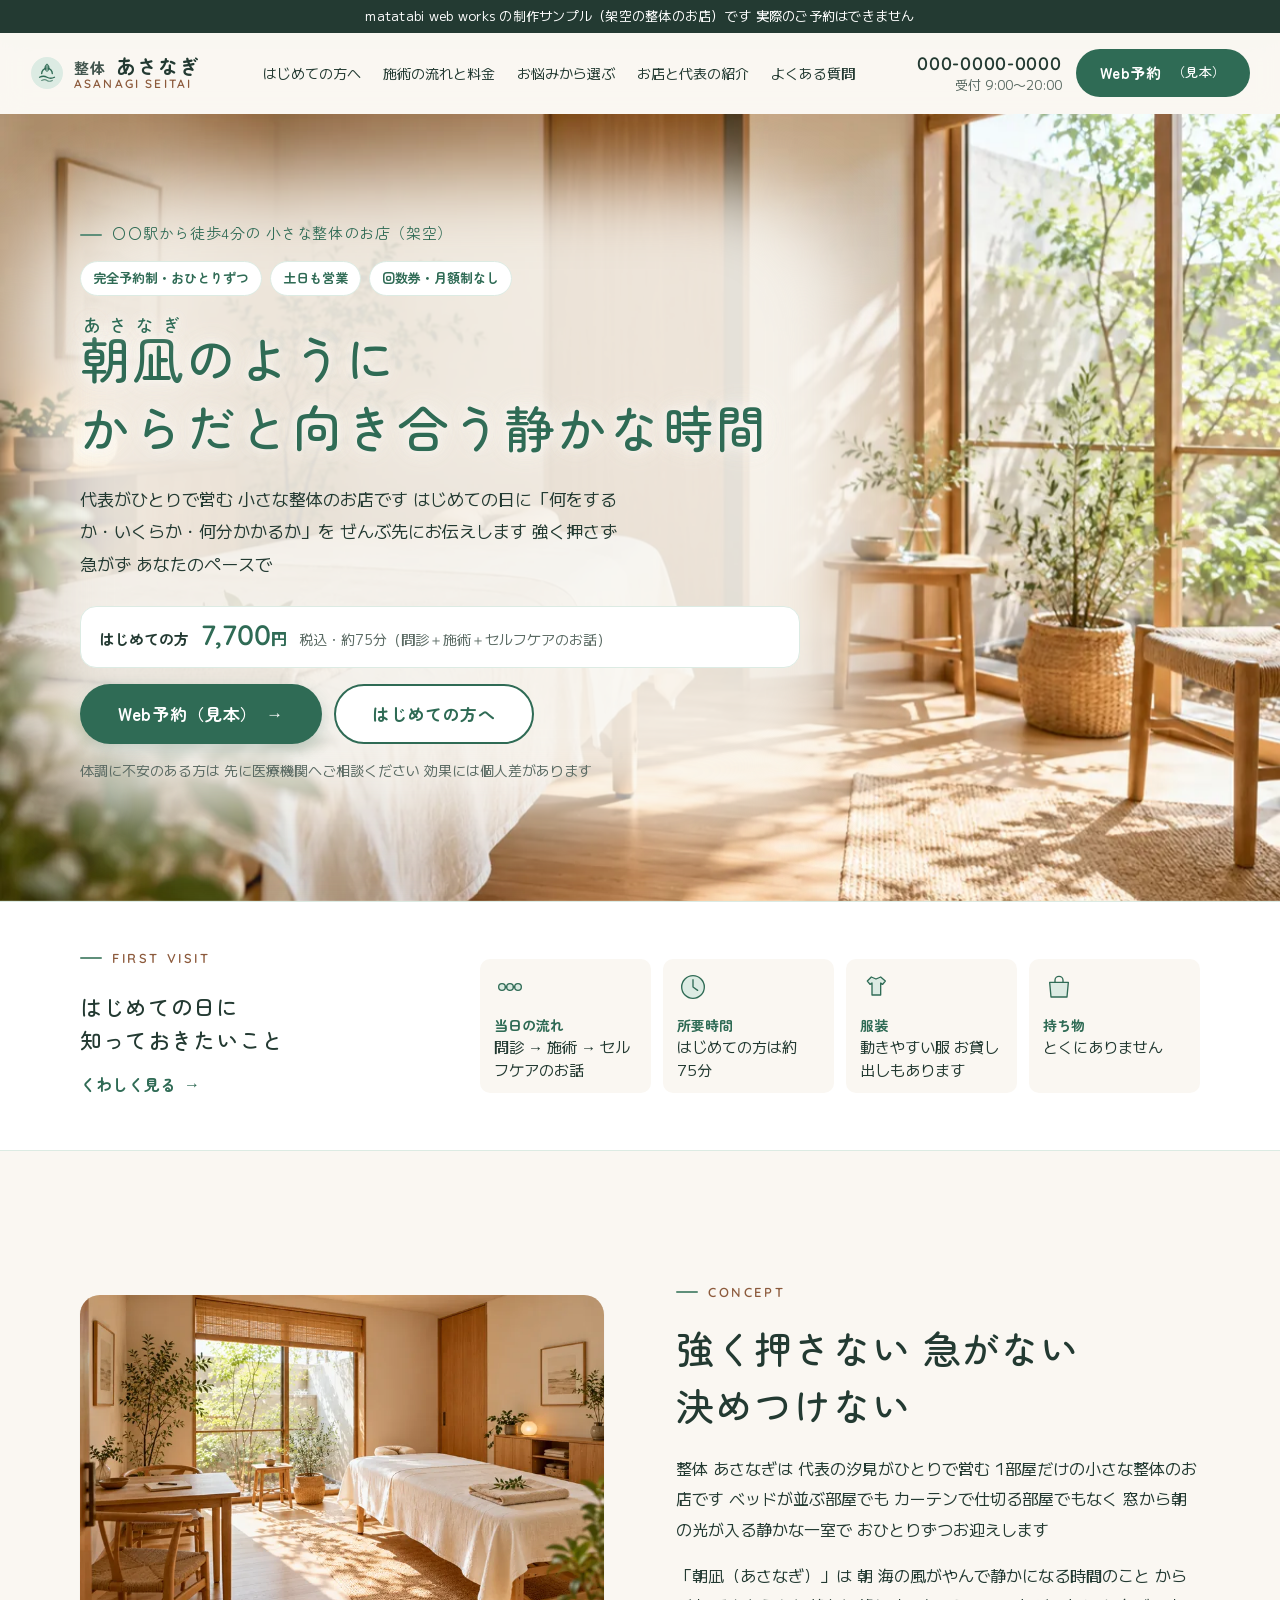
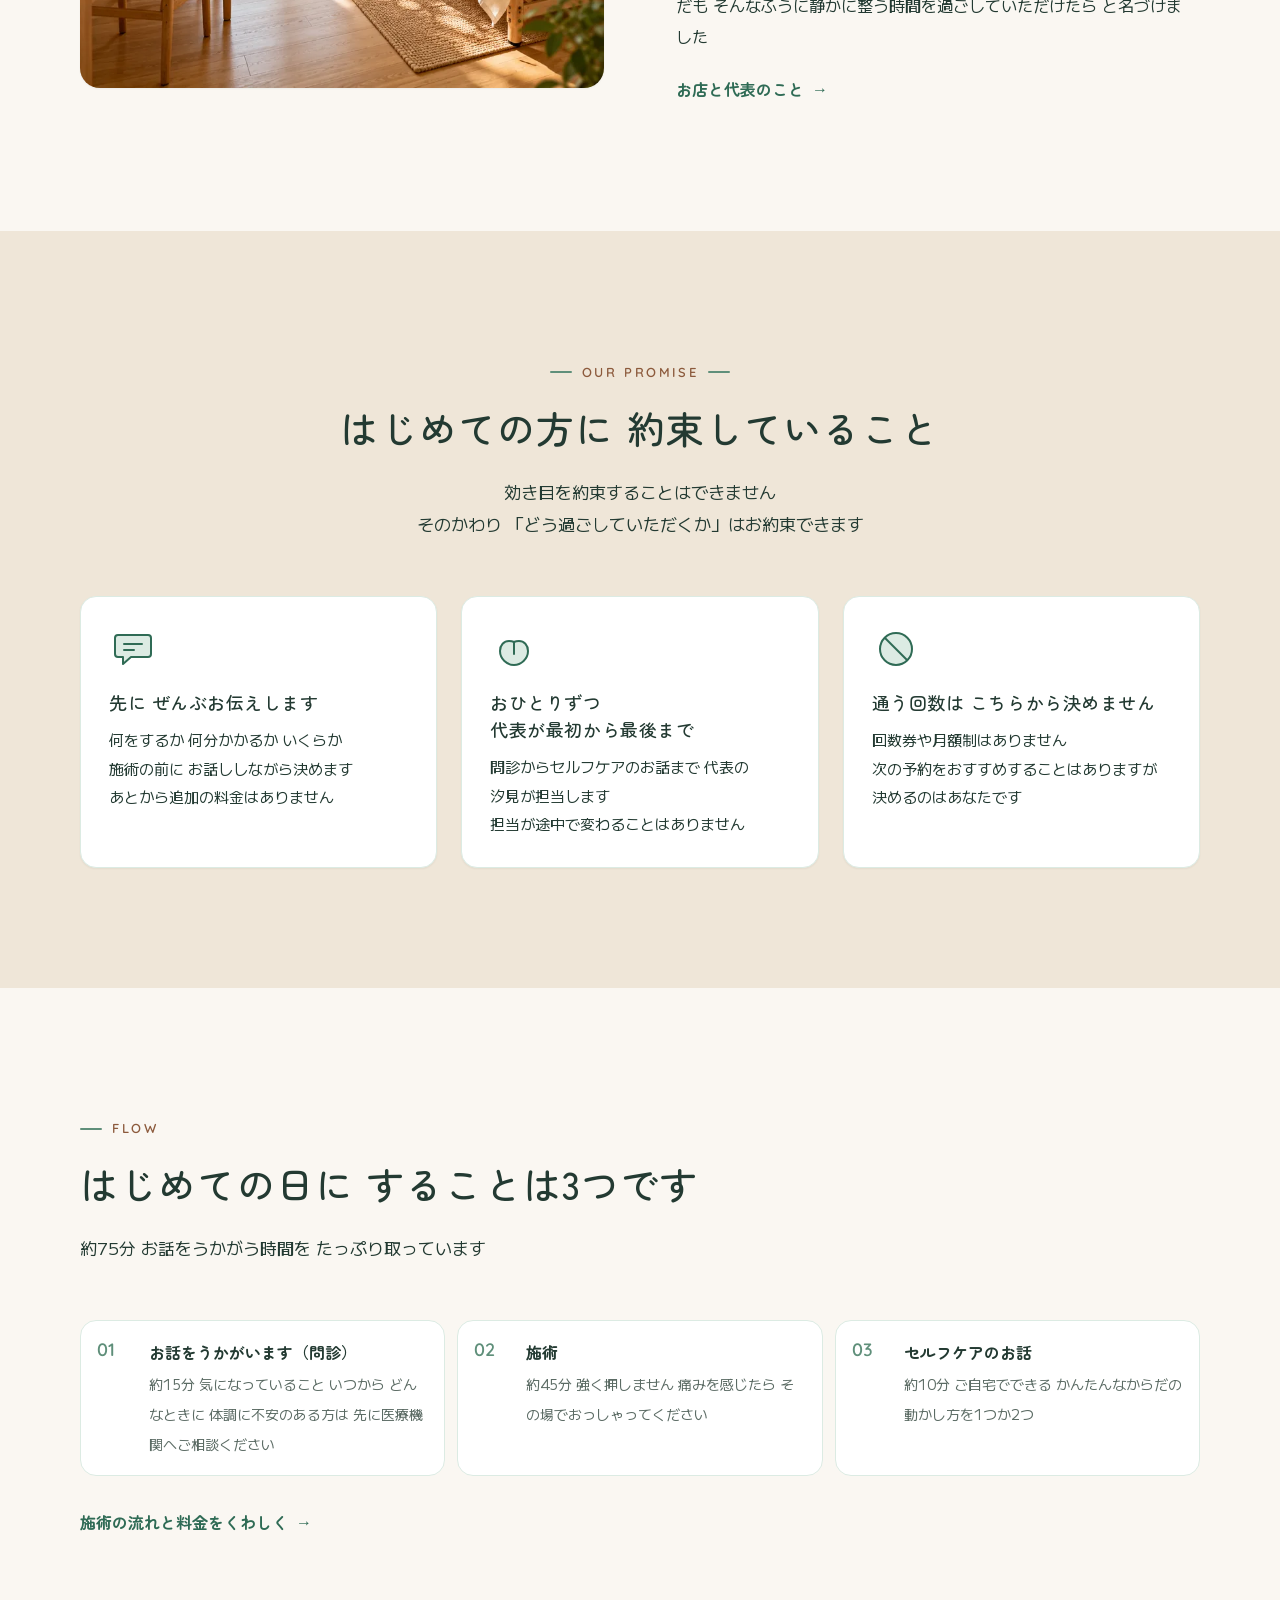
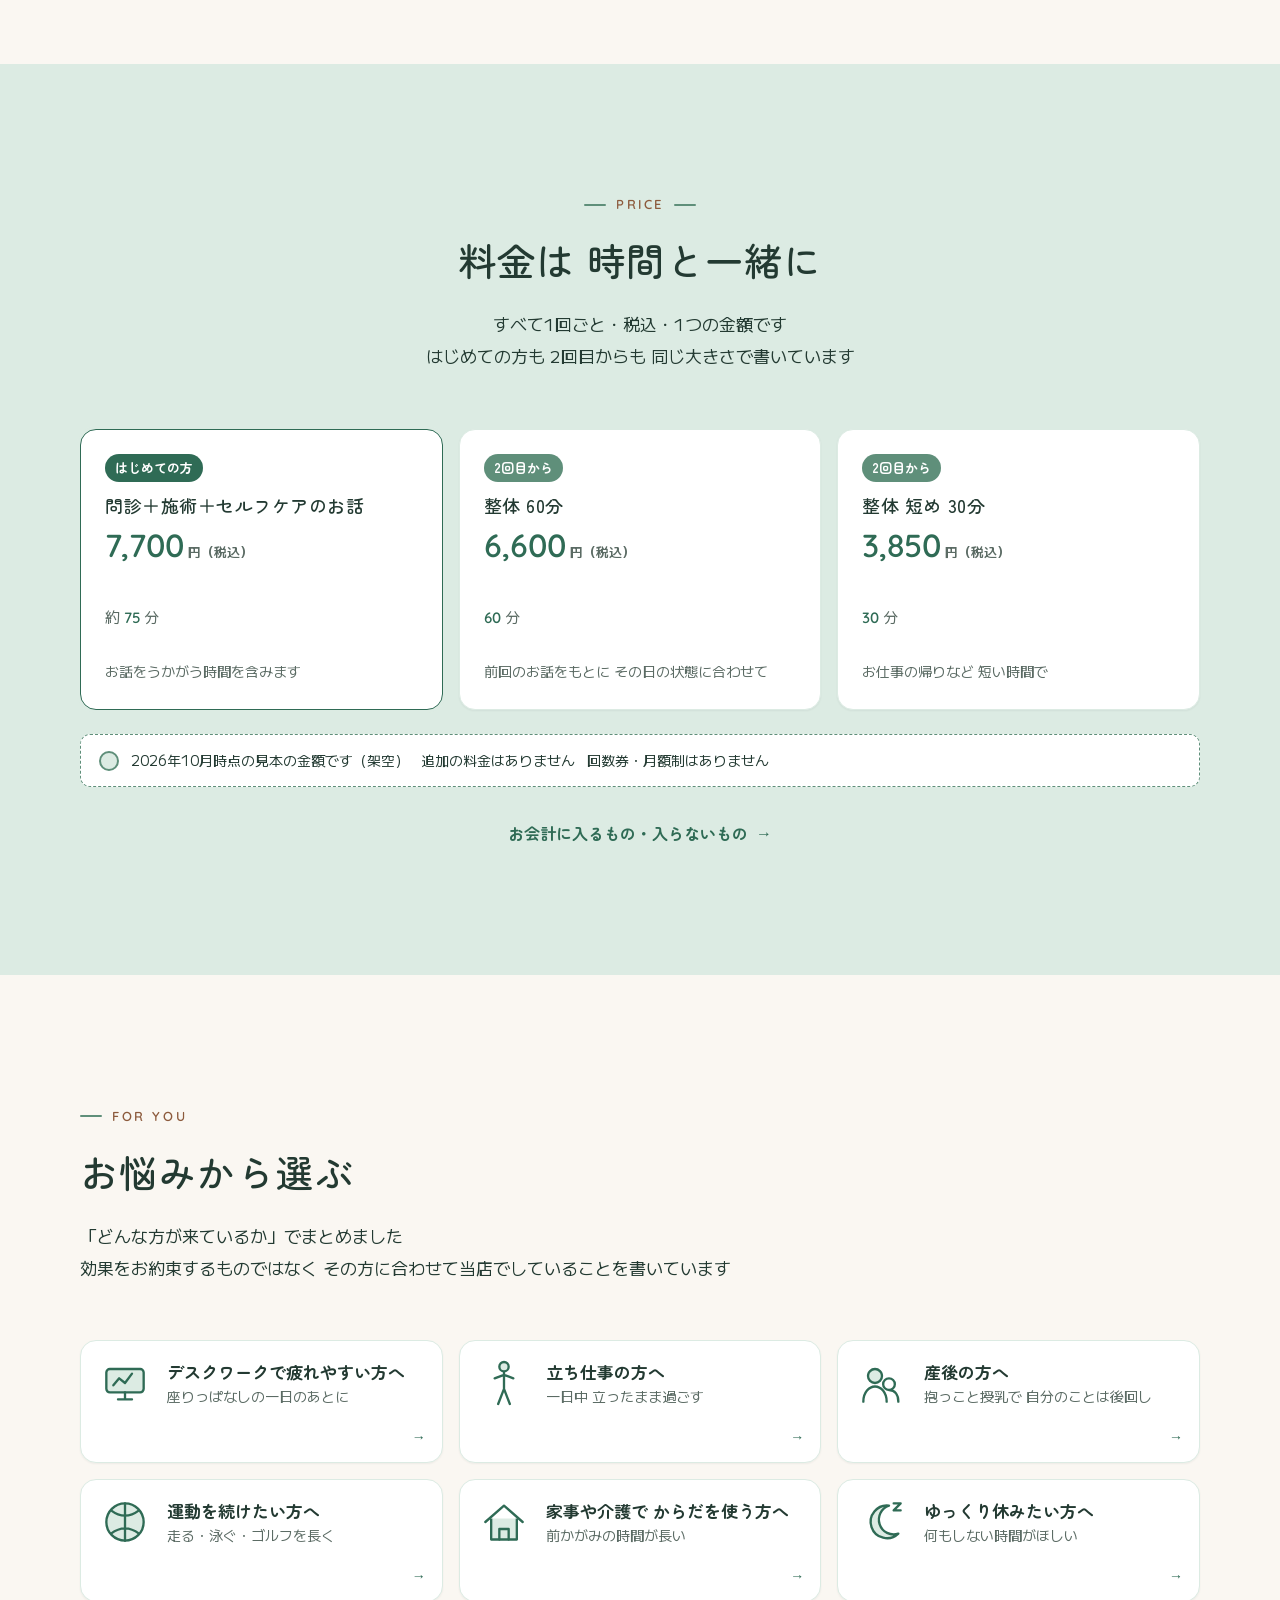
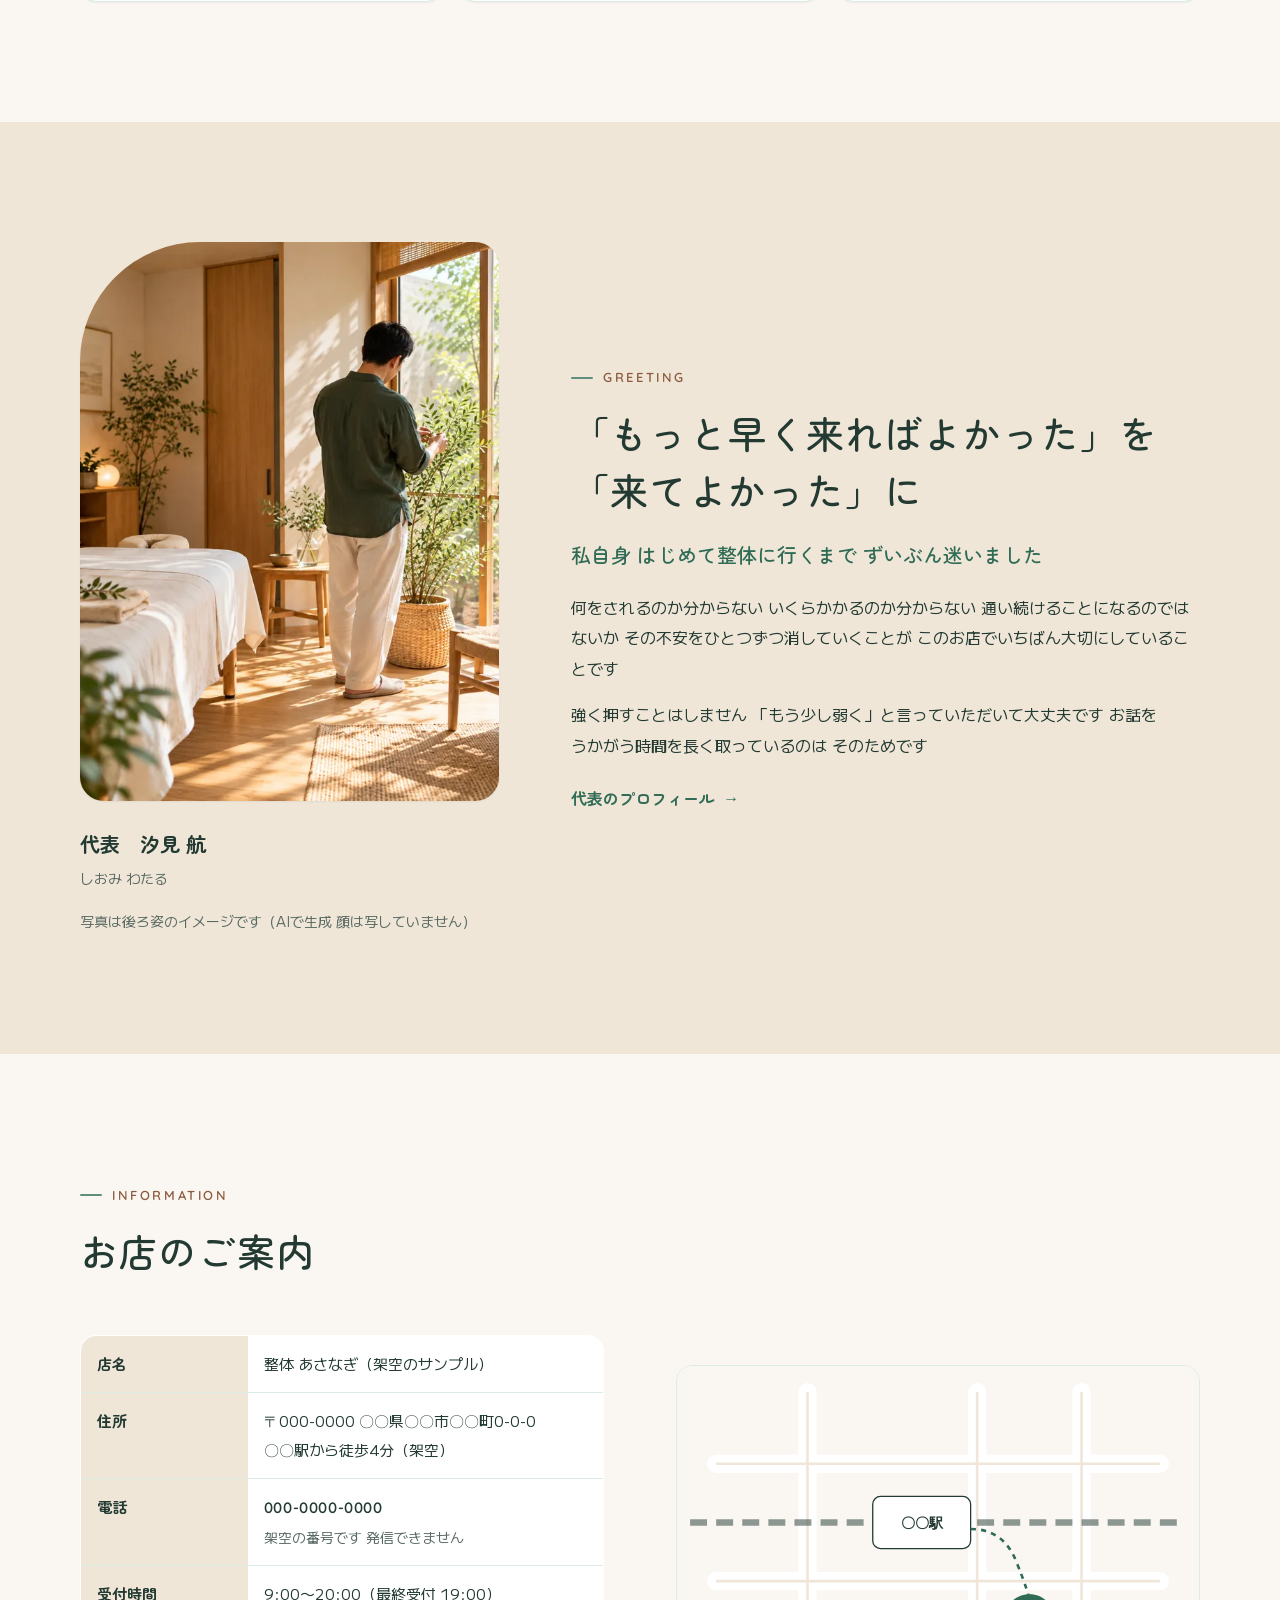
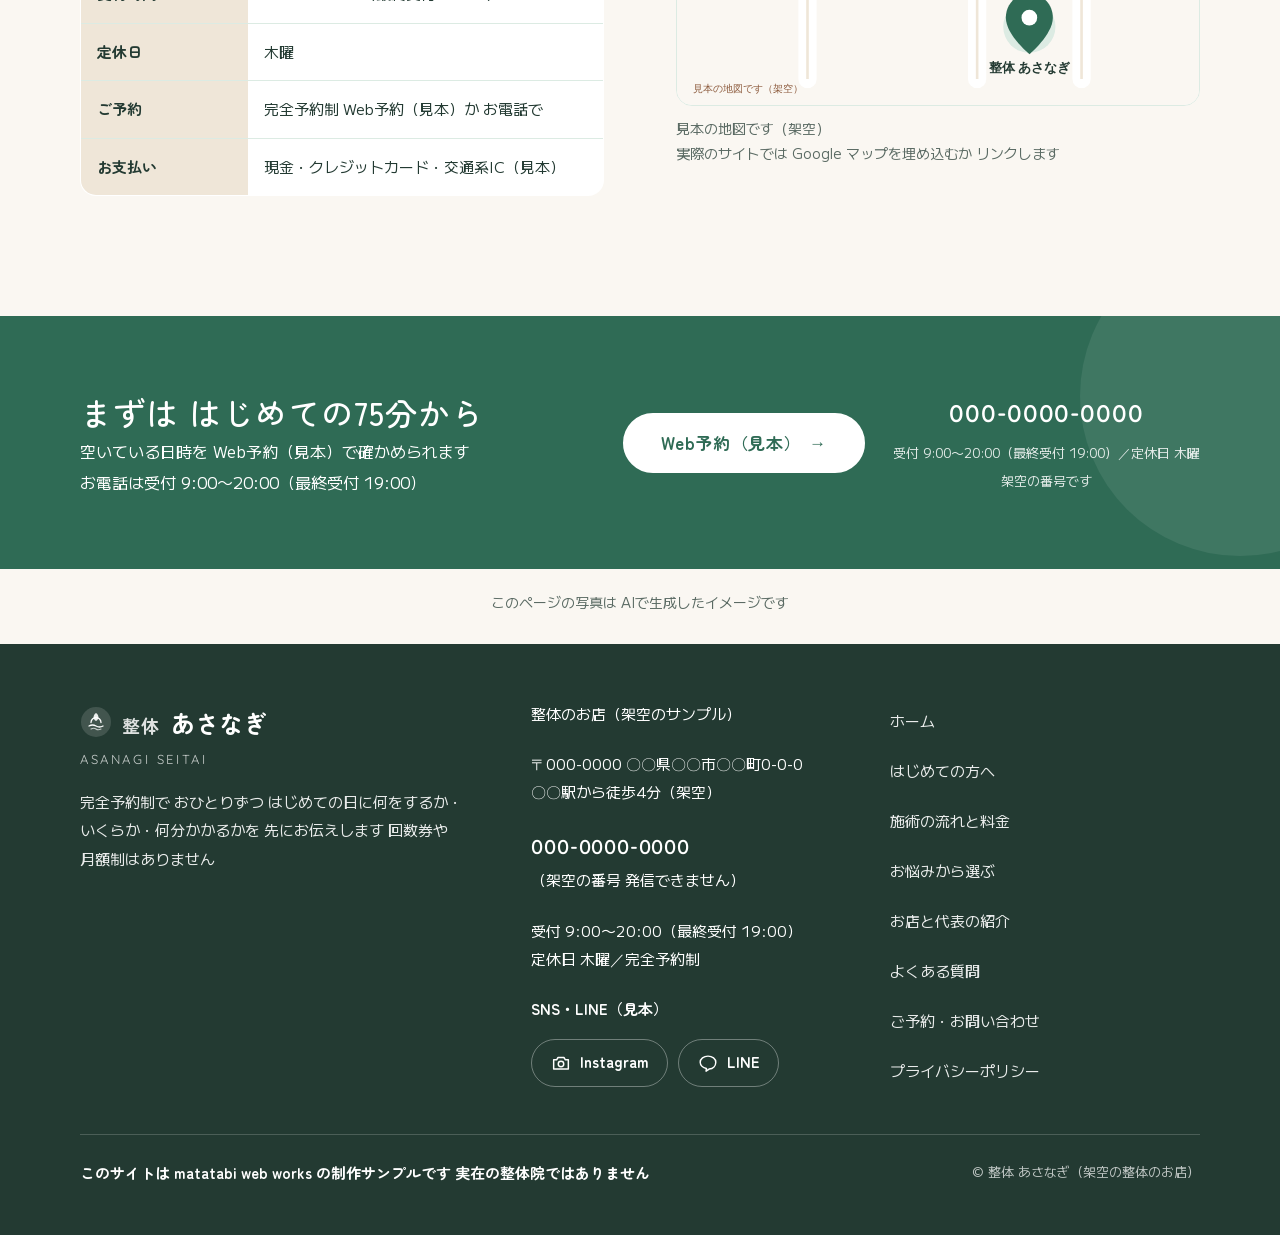
<file: index.html>
<!DOCTYPE html>
<html lang="ja" class="no-js" data-moji="d">
<head>
  <meta charset="UTF-8">
  <meta name="viewport" content="width=device-width, initial-scale=1">
  <meta name="robots" content="noindex">
  <meta name="format-detection" content="telephone=no">
  <title>整体 あさなぎ｜完全予約制・おひとりずつの整体のお店（制作サンプル・架空）</title>
  <meta name="description" content="整体 あさなぎは、〇〇駅から徒歩4分、完全予約制でおひとりずつの整体のお店です。はじめての方は問診・施術・セルフケアのお話で約75分 7,700円（税込）。何をするか・いくらか・何分かかるかを先にお伝えします。Web予約（見本）。">
  <meta property="og:title" content="整体 あさなぎ｜完全予約制・おひとりずつの整体のお店（制作サンプル・架空）">
  <meta property="og:description" content="整体 あさなぎは、〇〇駅から徒歩4分、完全予約制でおひとりずつの整体のお店です。はじめての方は問診・施術・セルフケアのお話で約75分 7,700円（税込）。何をするか・いくらか・何分かかるかを先にお伝えします。Web予約（見本）。">
  <meta property="og:type" content="website">
  <meta property="og:site_name" content="整体 あさなぎ（制作サンプル・架空の整体のお店）">
  <meta property="og:locale" content="ja_JP">
  <meta name="theme-color" content="#2F6B55">
  <link rel="icon" href="images/favicon.svg" type="image/svg+xml">
  <link rel="preconnect" href="https://fonts.googleapis.com">
  <link rel="preconnect" href="https://fonts.gstatic.com" crossorigin>
  <link rel="stylesheet" data-font="head" href="https://fonts.googleapis.com/css2?family=Zen+Maru+Gothic:wght@500&amp;text=%22%23%25%28%29%2C-.%2F0123456789%3A%3C%3D%3EEIJLNOPSW%5B%5D_abcdefghijklmnoprstuvwxyz%E2%80%94%E2%86%92%E2%97%8B%E3%80%81%E3%80%82%E3%80%87%E3%80%8C%E3%80%8D%E3%80%9C%E3%81%82%E3%81%84%E3%81%86%E3%81%88%E3%81%8A%E3%81%8B%E3%81%8C%E3%81%8D%E3%81%8E%E3%81%8F%E3%81%91%E3%81%93%E3%81%94%E3%81%95%E3%81%97%E3%81%98%E3%81%99%E3%81%9A%E3%81%9B%E3%81%9C%E3%81%9F%E3%81%A0%E3%81%A1%E3%81%A3%E3%81%A4%E3%81%A6%E3%81%A7%E3%81%A8%E3%81%A9%E3%81%AA%E3%81%AB%E3%81%AE%E3%81%AF%E3%81%B0%E3%81%B2%E3%81%B6%E3%81%B8%E3%81%B9%E3%81%BE%E3%81%BF%E3%82%81%E3%82%82%E3%82%84%E3%82%86%E3%82%88%E3%82%89%E3%82%8A%E3%82%8B%E3%82%8C%E3%82%8F%E3%82%92%E3%82%93%E3%82%A2%E3%82%A3%E3%82%A4%E3%82%A7%E3%82%AF%E3%82%B1%E3%82%B5%E3%82%B7%E3%82%B9%E3%82%BB%E3%83%81%E3%83%83%E3%83%87%E3%83%88%E3%83%89%E3%83%8B%E3%83%90%E3%83%95%E3%83%97%E3%83%9D%E3%83%A1%E3%83%A5%E3%83%A9%E3%83%AA%E3%83%AB%E3%83%AC%E3%83%AD%E3%83%AF%E3%83%B3%E3%83%BB%E3%83%BC%E4%B8%80%E4%BA%88%E4%BA%8B%E4%BB%8B%E4%BB%95%E4%BB%98%E4%BB%A3%E4%BB%A5%E4%BC%91%E4%BC%9A%E4%BC%9D%E4%BD%8F%E4%BD%93%E4%BD%9C%E4%BD%BF%E4%BF%9D%E4%BF%A1%E5%85%88%E5%85%A5%E5%85%A8%E5%86%85%E5%86%86%E5%87%AA%E5%88%86%E5%88%9D%E5%88%B6%E5%88%B8%E5%89%8D%E5%8A%9B%E5%8B%95%E5%8D%B0%E5%8F%97%E5%8F%B7%E5%90%88%E5%90%8C%E5%90%8D%E5%90%91%E5%95%8F%E5%96%B6%E5%9B%9E%E5%9C%9F%E5%9C%A8%E5%9F%8B%E5%AD%98%E5%AE%8C%E5%AE%9A%E5%AE%9F%E5%AE%B6%E5%AE%B9%E5%B0%8F%E5%B0%91%E5%B1%8A%E5%B8%AD%E5%B9%B4%E5%BA%97%E5%BC%B7%E5%BD%93%E5%BE%8C%E5%BE%92%E6%80%A5%E6%82%A9%E6%84%8F%E6%89%80%E6%89%95%E6%8A%BC%E6%8C%81%E6%94%AF%E6%95%B0%E6%95%B4%E6%96%87%E6%96%99%E6%96%B9%E6%96%BD%E6%97%A5%E6%97%A9%E6%99%82%E6%9C%80%E6%9C%88%E6%9C%8D%E6%9C%9D%E6%9C%A8%E6%9C%AC%E6%9D%9F%E6%9D%A5%E6%9E%B6%E6%A1%88%E6%A5%AD%E6%AD%A9%E6%AE%8B%E6%B0%97%E6%B0%B4%E6%B1%90%E6%B1%BA%E6%B5%81%E6%BA%80%E7%81%AB%E7%89%A9%E7%94%A3%E7%95%AA%E7%96%B2%E7%99%BA%E7%9B%AE%E7%9F%A5%E7%9F%AD%E7%A2%BA%E7%A7%81%E7%A7%BB%E7%A8%8E%E7%A9%BA%E7%AB%8B%E7%B4%84%E7%B5%A1%E7%B6%9A%E7%B7%92%E8%87%AA%E8%88%AA%E8%A1%8C%E8%A1%93%E8%A1%A8%E8%A3%85%E8%A6%81%E8%A6%8B%E8%A8%88%E8%A8%BA%E8%A9%B1%E8%AA%8D%E8%AD%B7%E8%B3%AA%E8%B5%A4%E8%BA%AB%E8%BE%BC%E8%BF%B7%E9%80%81%E9%80%9A%E9%80%A3%E9%81%8B%E9%81%B8%E9%87%91%E9%96%89%E9%96%8B%E9%96%93%E9%99%A2%E9%9A%9B%E9%9B%BB%E9%9D%99%E9%A0%85%E9%A1%8D%E9%A7%85%EF%BC%88%EF%BC%89%EF%BC%8B%EF%BC%8F%EF%BC%9A&amp;display=swap">
  <link rel="stylesheet" data-font="body" href="https://fonts.googleapis.com/css2?family=M+PLUS+2:wght@400&amp;text=%20%22%23%25%28%29%2C-.%2F0123456789%3A%3C%3D%3EACEFGIJKLMNOPRSTUVWY%5B%5D_abcdefghijklmnoprstuvwxyz%7B%7D%C2%A9%E2%80%94%E2%86%92%E2%97%8B%E3%80%81%E3%80%82%E3%80%87%E3%80%8C%E3%80%8D%E3%80%92%E3%80%9C%E3%81%82%E3%81%84%E3%81%86%E3%81%88%E3%81%8A%E3%81%8B%E3%81%8C%E3%81%8D%E3%81%8E%E3%81%8F%E3%81%90%E3%81%91%E3%81%93%E3%81%94%E3%81%95%E3%81%97%E3%81%98%E3%81%99%E3%81%9A%E3%81%9B%E3%81%9C%E3%81%9D%E3%81%9F%E3%81%A0%E3%81%A1%E3%81%A3%E3%81%A4%E3%81%A5%E3%81%A6%E3%81%A7%E3%81%A8%E3%81%A9%E3%81%AA%E3%81%AB%E3%81%AE%E3%81%AF%E3%81%B0%E3%81%B1%E3%81%B2%E3%81%B5%E3%81%B6%E3%81%B7%E3%81%B8%E3%81%B9%E3%81%BB%E3%81%BE%E3%81%BF%E3%82%80%E3%82%81%E3%82%82%E3%82%83%E3%82%84%E3%82%86%E3%82%88%E3%82%89%E3%82%8A%E3%82%8B%E3%82%8C%E3%82%8D%E3%82%8F%E3%82%92%E3%82%93%E3%82%A2%E3%82%A3%E3%82%A4%E3%82%A7%E3%82%AB%E3%82%AF%E3%82%B1%E3%82%B4%E3%82%B5%E3%82%B7%E3%82%B8%E3%82%B9%E3%82%BB%E3%82%BF%E3%83%81%E3%83%83%E3%83%86%E3%83%87%E3%83%88%E3%83%89%E3%83%8B%E3%83%90%E3%83%95%E3%83%97%E3%83%99%E3%83%9A%E3%83%9B%E3%83%9D%E3%83%9E%E3%83%A0%E3%83%A1%E3%83%A5%E3%83%A9%E3%83%AA%E3%83%AB%E3%83%AC%E3%83%AD%E3%83%AF%E3%83%B3%E3%83%BB%E3%83%BC%E4%B8%80%E4%B8%88%E4%B8%8D%E4%B8%A6%E4%B8%AD%E4%B9%B3%E4%BA%88%E4%BA%8B%E4%BA%A4%E4%BA%BA%E4%BB%8B%E4%BB%95%E4%BB%98%E4%BB%A3%E4%BB%A5%E4%BC%91%E4%BC%9A%E4%BC%9D%E4%BD%8F%E4%BD%93%E4%BD%95%E4%BD%9C%E4%BD%BF%E4%BF%9D%E4%BF%A1%E5%80%8B%E5%85%88%E5%85%89%E5%85%A5%E5%85%A8%E5%86%85%E5%86%86%E5%86%99%E5%87%AA%E5%87%BA%E5%88%86%E5%88%87%E5%88%9D%E5%88%B6%E5%88%B8%E5%89%8D%E5%8A%9B%E5%8A%A0%E5%8A%B9%E5%8B%95%E5%8C%BB%E5%8D%B0%E5%8F%96%E5%8F%97%E5%8F%B7%E5%90%88%E5%90%8C%E5%90%8D%E5%90%91%E5%90%AB%E5%95%8F%E5%96%B6%E5%9B%9E%E5%9B%B3%E5%9C%9F%E5%9C%A8%E5%9C%B0%E5%9F%8B%E5%A0%B4%E5%A4%89%E5%A4%A7%E5%A4%AB%E5%A7%BF%E5%AD%98%E5%AE%85%E5%AE%89%E5%AE%8C%E5%AE%9A%E5%AE%9F%E5%AE%A4%E5%AE%B6%E5%AE%B9%E5%B0%8F%E5%B0%91%E5%B1%8A%E5%B1%8B%E5%B7%AE%E5%B8%82%E5%B8%AD%E5%B8%B0%E5%B9%B4%E5%BA%97%E5%BA%A7%E5%BC%B1%E5%BC%B7%E5%BD%93%E5%BE%8C%E5%BE%92%E5%BE%B4%E6%80%A5%E6%82%A9%E6%84%8F%E6%84%9F%E6%85%8B%E6%88%90%E6%89%80%E6%89%95%E6%8A%B1%E6%8A%BC%E6%8B%85%E6%8C%81%E6%8E%88%E6%94%AF%E6%95%B0%E6%95%B4%E6%96%87%E6%96%99%E6%96%B9%E6%96%BD%E6%97%A5%E6%97%A9%E6%99%82%E6%9B%9C%E6%9B%B8%E6%9C%80%E6%9C%88%E6%9C%8D%E6%9C%9D%E6%9C%A8%E6%9C%AC%E6%9D%9F%E6%9D%A5%E6%9E%9C%E6%9E%B6%E6%A1%88%E6%A5%AD%E6%A9%9F%E6%AC%A1%E6%AD%A9%E6%AE%8B%E6%B0%97%E6%B0%B4%E6%B1%90%E6%B1%BA%E6%B3%B3%E6%B5%81%E6%B5%B7%E6%B6%88%E6%BA%80%E7%81%AB%E7%82%B9%E7%89%A9%E7%89%B9%E7%8A%B6%E7%8F%BE%E7%94%9F%E7%94%A3%E7%94%BA%E7%95%AA%E7%96%B2%E7%97%9B%E7%99%82%E7%99%BA%E7%9B%AE%E7%9B%B8%E7%9C%8C%E7%9C%9F%E7%9F%A5%E7%9F%AD%E7%A2%BA%E7%A7%81%E7%A7%BB%E7%A8%8E%E7%A9%BA%E7%AA%93%E7%AB%8B%E7%B3%BB%E7%B4%84%E7%B4%B9%E7%B5%82%E7%B5%A1%E7%B6%9A%E7%B7%92%E8%87%AA%E8%88%AA%E8%A1%8C%E8%A1%93%E8%A1%A8%E8%A3%85%E8%A6%81%E8%A6%8B%E8%A8%80%E8%A8%88%E8%A8%BA%E8%A9%B1%E8%AA%8D%E8%AA%BF%E8%AB%87%E8%AD%B7%E8%B2%B8%E8%B3%AA%E8%B5%A4%E8%B5%B0%E8%BA%AB%E8%BE%BC%E8%BF%8E%E8%BF%B7%E8%BF%BD%E9%80%81%E9%80%94%E9%80%9A%E9%80%A3%E9%81%8B%E9%81%8E%E9%81%B8%E9%83%A8%E9%87%91%E9%95%B7%E9%96%89%E9%96%8B%E9%96%93%E9%96%A2%E9%99%A2%E9%9A%9B%E9%9B%BB%E9%9D%99%E9%A0%85%E9%A1%8D%E9%A1%94%E9%A2%A8%E9%A7%85%EF%BC%88%EF%BC%89%EF%BC%8B%EF%BC%8F%EF%BC%9A%EF%BD%9C&amp;display=swap">
  <link rel="stylesheet" data-font="en" href="https://fonts.googleapis.com/css2?family=Quicksand:wght@600&amp;text=%20%21%22%23%24%25%26%27%28%29%2A%2B%2C-.%2F0123456789%3A%3B%3C%3D%3E%3F%40ABCDEFGHIJKLMNOPQRSTUVWXYZ%5B%5C%5D%5E_%60abcdefghijklmnopqrstuvwxyz%7B%7C%7D~&amp;display=swap">
  <link rel="stylesheet" href="css/style.css?v=20261031-4">
  <script src="js/main.js?v=20261010-1" defer></script>
  <script type="application/ld+json">
  {
    "@context": "https://schema.org",
    "@type": "HealthAndBeautyBusiness",
    "name": "整体 あさなぎ",
    "description": "完全予約制・おひとりずつの整体のお店（matatabi web works の制作サンプル・架空の整体のお店です）",
    "address": {
      "@type": "PostalAddress",
      "postalCode": "000-0000",
      "addressRegion": "〇〇県",
      "addressLocality": "〇〇市",
      "streetAddress": "〇〇町0-0-0",
      "addressCountry": "JP"
    },
    "telephone": "000-0000-0000",
    "openingHoursSpecification": [{
      "@type": "OpeningHoursSpecification",
      "dayOfWeek": ["Monday", "Tuesday", "Wednesday", "Friday", "Saturday", "Sunday"],
      "opens": "09:00",
      "closes": "20:00"
    }],
    "priceRange": "3,850円〜7,700円（税込）"
  }
  </script>
</head>
<body class="has-fixed-cta">
  <a class="skip-link" href="#main">本文へ<wbr>移動</a>
  <p data-clauses="1" data-wrap="phrase" class="sample-notice"><span class="kc">matatabi web works の<wbr>制作サンプル<wbr>（架空の<wbr>整体の<wbr>お店）です</span> <span class="kc"><wbr>実際の<wbr>ご予約は<wbr>できません</span></p>
  <header class="site-header">
    <div class="container site-header__inner">
      <a href="index.html" class="site-logo" aria-label="整体 あさなぎ ホーム">
        <img src="images/logo-mark.svg" alt="" width="34" height="34">
        <span class="site-logo__text"><span class="site-logo__name"><span class="site-logo__kind">整体</span> あさなぎ</span><span class="site-logo__sub">ASANAGI SEITAI</span></span>
      </a>
      <nav class="global-nav" id="global-nav" aria-label="メインメニュー">
        <ul class="global-nav__list">
          <li data-wrap="phrase" class="global-nav__home"><a href="index.html" aria-current="page"><span>ホーム</span></a></li>
          <li data-wrap="phrase"><a href="first.html"><span>はじめての<wbr>方へ</span></a></li>
          <li data-wrap="phrase"><a href="flow.html"><span>施術の<wbr>流れと<wbr>料金</span></a></li>
          <li data-wrap="phrase"><a href="concerns.html"><span>お悩みから<wbr>選ぶ</span></a></li>
          <li data-wrap="phrase"><a href="about.html"><span>お店と<wbr>代表の<wbr>紹介</span></a></li>
          <li data-wrap="phrase"><a href="faq.html"><span>よく<wbr>ある<wbr>質問</span></a></li>
          <li data-wrap="phrase" class="global-nav__reserve-sp"><a href="reserve.html"><span>ご予約・<wbr>お問い合わせ</span></a></li>
        </ul>
        <div class="global-nav__cta">
          <a href="reserve.html#booking" class="btn btn--primary">Web予約<wbr>（見本）</a>
          <a href="reserve.html#contact" class="btn btn--secondary">ご質問・<wbr>お問い合わせ</a>
        </div>
        <div class="global-nav__tel">
          <p><button type="button" class="tel-number" data-sample-tel aria-describedby="nav-tel-status" style="background:none;border:0;padding:0;">000-0000-0000</button><br><span class="tel-sample">（架空の<wbr>番号です）</span></p>
          <p data-wrap="phrase" class="note">受付 9:00〜20:00<wbr>（最終受付 19:00）<wbr>／定休日 木曜</p>
          <p class="sns__status" id="nav-tel-status" role="status"></p>
        </div>
      </nav>
      <div class="header-actions">
        <div class="header-tel">
          <span class="tel-number" aria-label="電話番号 000-0000-0000（架空の番号）">000-0000-0000</span>
          <span class="tel-hours">受付 9:00〜20:00</span>
        </div>
        <a href="reserve.html#booking" class="btn btn--primary header-reserve">Web予約<small><wbr>（見本）</small></a>
        <button type="button" class="menu-toggle" aria-label="メニューを開く" aria-expanded="false" aria-controls="global-nav">
          <span class="menu-toggle__bars" aria-hidden="true"></span>
          <span class="menu-toggle__label" aria-hidden="true">メニュー</span>
        </button>
      </div>
    </div>
  </header>
  <main id="main">
    <!-- 最初の画面（2026-10-10 ボス決定：案4「写真はそのままで文字に白いにじみ」。見本 matatabi-web-works/docs/mockups/2026-10-09-hero-fullphoto/seitai/plan-4.html） -->
    <section class="hero hero--full" aria-labelledby="hero-title">
      <figure class="hero__photo-full" data-photo="P01">
        <img src="images/photos/a-p01-room-1200.webp" srcset="images/photos/a-p01-room-800.webp 800w, images/photos/a-p01-room-1200.webp 1200w" sizes="100vw" alt="朝の光が入る整体のお部屋（AI で生成したイメージ）" width="1200" height="900" fetchpriority="high">
      </figure>
      <div class="hero__inner">
        <div class="hero__body">
          <div class="hero__text">
            <p data-wrap="phrase" class="hero__place">〇〇駅から<wbr>徒歩4分の 小さな<wbr>整体の<wbr>お店<span class="nowrap"><wbr>（架空）</span></p>
            <ul class="hero__tags" aria-label="お店の特徴">
              <li data-wrap="phrase">完全予約制・おひとりずつ</li>
              <li data-wrap="phrase">土日も<wbr>営業</li>
              <li data-wrap="phrase">回数券・月額制なし</li>
            </ul>
            <h1 class="hero__title" id="hero-title"><span class="hero__line hero__line--1"><ruby>朝凪<rp>（</rp><rt>あさなぎ</rt><rp>）</rp></ruby>のように</span><span class="hero__line hero__line--23"><span class="hero__line hero__line--2">からだと<wbr>向き合う</span><span class="hero__line hero__line--3"><wbr>静かな<wbr>時間</span></span></h1>
            <p class="hero__lead">代表が<wbr>ひとりで<wbr>営む 小さな<wbr>整体の<wbr>お店です はじめての<wbr>日に<wbr>「何を<wbr>するか・いくらか・<wbr>何<wbr>分かかるか」を ぜんぶ先に<wbr>お伝えします 強く<wbr>押さず 急が<wbr>ず あなたの<wbr>ペースで</p>
          </div>
          <div class="hero__cta">
            <p data-wrap="phrase" class="hero__price"><span class="label">はじめての<wbr>方</span><span class="price">7,700<small>円</small></span><span class="unit">税込・約75分<wbr>（問診＋施術＋セルフケアの<wbr>お話）</span></p>
            <div class="btn-group">
              <a href="reserve.html#booking" class="btn btn--primary btn--lg">Web予約<wbr>（見本）<span class="arrow"><wbr>→</span></a>
              <a href="first.html" class="btn btn--secondary btn--lg">はじめての<wbr>方へ</a>
            </div>
            <p data-clauses="1" data-wrap="phrase" class="hero__note note"><span class="kc">体調に<wbr>不安の<wbr>ある方は 先に<wbr>医療機関へ<wbr>ご相談ください</span> <span class="kc"><wbr>効果には<wbr>個人差が<wbr>あります</span></p>
          </div>
        </div>
      </div>
    </section>

    <section class="first-strip" aria-labelledby="first-strip-title">
      <div class="container first-strip__inner">
        <div class="first-strip__head reveal">
          <span class="eyebrow" aria-hidden="true">FIRST VISIT</span>
          <h2 data-clauses="1" id="first-strip-title"><span class="kc">はじめての<wbr>日に</span> <span class="kc"><wbr>知っておきたい<wbr>こと</span></h2>
          <a href="first.html" class="more-link">くわしく<wbr>見る</a>
        </div>
        <ul class="first-strip__list reveal reveal-delay-1">
          <li><img src="images/icon-flow.svg" alt="" width="32" height="32"><span><strong>当日の<wbr>流れ</strong>問診 → 施術 → セルフケアの<wbr>お話</span></li>
          <li><img src="images/icon-clock.svg" alt="" width="32" height="32"><span><strong>所要時間</strong><wbr>はじめての<wbr>方は<wbr>約75分</span></li>
          <li><img src="images/icon-cloth.svg" alt="" width="32" height="32"><span><strong>服<wbr>装</strong>動きやすい<wbr>服 お貸し出しも<wbr>あります</span></li>
          <li><img src="images/icon-bag.svg" alt="" width="32" height="32"><span><strong>持ち物</strong>とくに<wbr>ありません</span></li>
        </ul>
      </div>
    </section>

    <section class="section" aria-labelledby="concept-title">
      <div class="container">
        <div class="split">
          <div class="split__image reveal">
            <figure class="photo photo--4x3 reveal-clip" data-photo="P02"><img src="images/photos/a-p02-room-table-800.webp" srcset="images/photos/a-p02-room-table-800.webp 800w, images/photos/a-p02-room-table-1200.webp 1200w" sizes="(min-width: 1024px) 50vw, 100vw" alt="木の小さなテーブルと椅子、白いリネンのベッドがある、明るい施術の部屋" width="1200" height="900" loading="lazy"></figure>
          </div>
          <div class="split__text reveal reveal-delay-1">
            <span class="eyebrow" aria-hidden="true">CONCEPT</span>
            <h2 data-clauses="1" class="section-title" id="concept-title"><span class="kc">強く<wbr>押さない</span> <span class="kc"><wbr>急が<wbr>ない</span> <span class="kc"><wbr>決めつけない</span></h2>
            <p>整体 あさなぎは 代表の<wbr>汐見が<wbr>ひとりで<wbr>営む 1部屋だけの<wbr>小さな<wbr>整体の<wbr>お店です ベッドが<wbr>並ぶ<wbr>部屋でも カーテンで<wbr>仕切る<wbr>部屋でもなく 窓から<wbr>朝の<wbr>光が<wbr>入る<wbr>静かな<wbr>一室で おひとりずつ<wbr>お迎えします</p>
            <p>「朝凪<wbr>（あさなぎ）」は 朝 海の<wbr>風が<wbr>やんで<wbr>静かに<wbr>なる<wbr>時間の<wbr>こと からだも そんな<wbr>ふうに<wbr>静かに<wbr>整う<wbr>時間を<wbr>過ごしていただけたら と<wbr>名づけました</p>
            <a href="about.html" class="more-link">お店と<wbr>代表の<wbr>こと</a>
          </div>
        </div>
      </div>
    </section>

    <section class="section section--sand" aria-labelledby="promise-title">
      <div class="container">
        <div class="section-head section-head--center reveal">
          <span class="eyebrow" aria-hidden="true">OUR PROMISE</span>
          <h2 data-clauses="1" class="section-title" id="promise-title"><span class="kc">はじめての<wbr>方に</span> <span class="kc"><wbr>約束している<wbr>こと</span></h2>
          <p data-clauses="1" data-wrap="phrase" class="section-lead"><span class="kc">効き目を<wbr>約束する<wbr>ことは<wbr>できません</span> <span class="kc"><wbr>そのかわり 「どう<wbr>過ごしていただくか」は<wbr>お約束できます</span></p>
        </div>
        <ul class="cards cards--3">
          <li class="card reveal"><img class="card__icon" src="images/icon-talk.svg" alt="" width="48" height="48"><h3 data-clauses="1"><span class="kc">先に</span> <span class="kc"><wbr>ぜんぶ<wbr>お伝えします</span></h3><p data-clauses="1" data-wrap="phrase"><span class="kc">何を<wbr>するか 何<wbr>分かかるか いくらか</span> <span class="kc"><wbr>施術の<wbr>前に お話ししながら<wbr>決めます</span> <span class="kc"><wbr>あとから<wbr>追加の<wbr>料金は<wbr>ありません</span></p></li>
          <li class="card reveal reveal-delay-1"><img class="card__icon" src="images/icon-hands.svg" alt="" width="48" height="48"><h3 data-clauses="1"><span class="kc">おひとりずつ</span> <span class="kc"><wbr>代表が<wbr>最初から<wbr>最後まで</span></h3><p data-clauses="1" data-wrap="phrase"><span class="kc">問診から<wbr>セルフケアの<wbr>お話まで 代表の<wbr>汐見が<wbr>担当します</span> <span class="kc"><wbr>担当が<wbr>途中で<wbr>変わる<wbr>ことは<wbr>ありません</span></p></li>
          <li class="card reveal reveal-delay-2"><img class="card__icon" src="images/icon-no.svg" alt="" width="48" height="48"><h3 data-clauses="1"><span class="kc">通う<wbr>回数は</span> <span class="kc"><wbr>こちらから<wbr>決めません</span></h3><p data-clauses="1" data-wrap="phrase"><span class="kc">回数券や<wbr>月額制は<wbr>ありません</span> <span class="kc"><wbr>次の<wbr>予約を<wbr>おすすめする<wbr>ことは<wbr>ありますが 決めるのは<wbr>あなたです</span></p></li>
        </ul>
      </div>
    </section>

    <section class="section" aria-labelledby="flow-title">
      <div class="container">
        <div class="section-head reveal">
          <span class="eyebrow" aria-hidden="true">FLOW</span>
          <h2 data-clauses="1" class="section-title" id="flow-title"><span class="kc">はじめての<wbr>日に</span> <span class="kc"><wbr>する<wbr>ことは<wbr>3つです</span></h2>
          <p data-clauses="1" data-wrap="phrase" class="section-lead"><span class="kc">約75分</span> <span class="kc"><wbr>お話を<wbr>うかが<wbr>う<wbr>時間を たっぷり取っています</span></p>
        </div>
        <ol class="mini-steps reveal">
          <li><div><strong>お話を<wbr>うかが<wbr>います<wbr>（問診）</strong><span><wbr>約15分 気に<wbr>なっている<wbr>こと いつから どんな<wbr>ときに 体調に<wbr>不安の<wbr>ある方は 先に<wbr>医療機関へ<wbr>ご相談ください</span></div></li>
          <li><div><strong>施術</strong><span>約45分 強く<wbr>押しません 痛みを<wbr>感じたら その<wbr>場で<wbr>おっしゃってください</span></div></li>
          <li><div><strong>セルフケアの<wbr>お話</strong><span>約10分 ご自宅で<wbr>できる かんたんなからだの<wbr>動かし方を<wbr>1つか<wbr>2つ</span></div></li>
        </ol>
        <p data-wrap="phrase" style="margin-top:24px"><a href="flow.html" class="more-link">施術の<wbr>流れと<wbr>料金を<wbr>くわしく</a></p>
      </div>
    </section>

    <section class="section section--pale" aria-labelledby="price-title" id="price">
      <div class="container">
        <div class="section-head section-head--center reveal">
          <span class="eyebrow" aria-hidden="true">PRICE</span>
          <h2 data-clauses="1" class="section-title" id="price-title"><span class="kc">料金は</span> <span class="kc"><wbr>時間と<wbr>一緒に</span></h2>
          <p data-clauses="1" data-wrap="phrase" class="section-lead"><span class="kc">すべて<wbr>1回ごと<wbr>・税込・<wbr>1つの<wbr>金額です</span> <span class="kc"><wbr>はじめての<wbr>方も 2回目からも 同じ<wbr>大きさで<wbr>書いています</span></p>
        </div>
        <ul class="price-cards">
          <li class="price-card price-card--first reveal"><span class="price-card__tag">はじめての<wbr>方</span><h3>問診＋施術＋セルフケアの<wbr>お話</h3><p data-wrap="phrase" class="yen">7,700<small>円<wbr>（税込）</small></p><p data-wrap="phrase" class="time">約 <span class="num">75</span> 分</p><p data-wrap="phrase">お話を<wbr>うかが<wbr>う<wbr>時間を<wbr>含みます</p></li>
          <li class="price-card reveal reveal-delay-1"><span class="price-card__tag" style="background:var(--c-accent)">2回目から</span><h3>整体 60分</h3><p data-wrap="phrase" class="yen">6,600<small>円<wbr>（税込）</small></p><p data-wrap="phrase" class="time"><span class="num">60</span> 分</p><p data-wrap="phrase">前回の<wbr>お話を<wbr>もとに その<wbr>日の<wbr>状態に<wbr>合わせて</p></li>
          <li class="price-card reveal reveal-delay-2"><span class="price-card__tag" style="background:var(--c-accent)">2回目から</span><h3>整体 短め 30分</h3><p data-wrap="phrase" class="yen">3,850<small>円<wbr>（税込）</small></p><p data-wrap="phrase" class="time"><span class="num">30</span> 分</p><p data-wrap="phrase">お仕事の<wbr>帰りなど 短い<wbr>時間で</p></li>
        </ul>
        <div class="disclaimer-list" style="margin-top:24px">
          <p data-clauses="1" data-wrap="phrase" class="disclaimer"><span class="kc">2026年10月時点の<wbr>見本の<wbr>金額です<wbr>（架空）</span> <span class="kc"><wbr>追加の<wbr>料金は<wbr>ありません</span> <span class="kc"><wbr>回数券・月額制は<wbr>ありません</span></p>
        </div>
        <p data-wrap="phrase" style="margin-top:24px;text-align:center"><a href="flow.html#price" class="more-link">お会計に<wbr>入る<wbr>もの<wbr>・入らない<wbr>もの</a></p>
      </div>
    </section>

    <section class="section" aria-labelledby="concern-title">
      <div class="container">
        <div class="section-head reveal">
          <span class="eyebrow" aria-hidden="true">FOR YOU</span>
          <h2 class="section-title" id="concern-title">お悩みから<wbr>選ぶ</h2>
          <p data-clauses="1" data-wrap="phrase" class="section-lead"><span class="kc">「どんな<wbr>方が<wbr>来ているか」で<wbr>まとめました</span> <span class="kc"><wbr>効果を<wbr>お約束する<wbr>ものではなく その<wbr>方に<wbr>合わせて<wbr>当店でしている<wbr>ことを<wbr>書いています</span></p>
        </div>
        <ul class="concern-cards concern-cards--3">
          <li class="reveal"><a href="concerns.html#desk" class="concern-card"><img src="images/icon-desk.svg" alt="" width="56" height="56"><div><strong>デスクワークで<wbr>疲れやすい方へ</strong><span><wbr>座りっぱなしの<wbr>一日の<wbr>あとに</span></div><span class="arrow">→</span></a></li>
          <li class="reveal reveal-delay-1"><a href="concerns.html#stand" class="concern-card"><img src="images/icon-stand.svg" alt="" width="56" height="56"><div><strong>立ち仕事の<wbr>方へ</strong><span><wbr>一日中 立ったまま<wbr>過ごす</span></div><span class="arrow">→</span></a></li>
          <li class="reveal reveal-delay-2"><a href="concerns.html#postnatal" class="concern-card"><img src="images/icon-baby.svg" alt="" width="56" height="56"><div><strong>産後の<wbr>方へ</strong><span><wbr>抱っこと<wbr>授乳で 自分の<wbr>ことは<wbr>後回し</span></div><span class="arrow">→</span></a></li>
          <li class="reveal"><a href="concerns.html#sports" class="concern-card"><img src="images/icon-sports.svg" alt="" width="56" height="56"><div><strong>運動を<wbr>続けたい方へ</strong><span><wbr>走る<wbr>・泳ぐ<wbr>・ゴルフを<wbr>長く</span></div><span class="arrow">→</span></a></li>
          <li class="reveal reveal-delay-1"><a href="concerns.html#home" class="concern-card"><img src="images/icon-home.svg" alt="" width="56" height="56"><div><strong>家事や<wbr>介護で からだを<wbr>使う<wbr>方へ</strong><span><wbr>前かが<wbr>みの<wbr>時間が<wbr>長い</span></div><span class="arrow">→</span></a></li>
          <li class="reveal reveal-delay-2"><a href="concerns.html#rest" class="concern-card"><img src="images/icon-sleep.svg" alt="" width="56" height="56"><div><strong>ゆっくり<wbr>休みたい方へ</strong><span><wbr>何もしない<wbr>時間が<wbr>ほしい</span></div><span class="arrow">→</span></a></li>
        </ul>
      </div>
    </section>

    <section class="section section--sand" aria-labelledby="greeting-title">
      <div class="container">
        <div class="greeting">
          <div class="greeting__photo reveal">
            <figure class="photo photo--3x4 reveal-clip" data-photo="P04"><img src="images/photos/a-p04-director-600.webp" srcset="images/photos/a-p04-director-600.webp 600w, images/photos/a-p04-director-900.webp 900w" sizes="(min-width: 1024px) 30vw, 100vw" alt="窓辺で観葉植物の手入れをする、深い緑のシャツの代表の後ろ姿（AIで生成したイメージ）" width="900" height="1200" loading="lazy"></figure>
            <p data-wrap="phrase" class="greeting__name"><strong>代表　汐<wbr>見 航</strong><span>しおみ わたる</span></p>
            <p data-clauses="1" data-wrap="phrase" class="photo__caption"><span class="kc">写真は<wbr>後ろ姿の<wbr>イメージです<wbr>（AIで<wbr>生成</span> <span class="kc"><wbr>顔は<wbr>写していません）</span></p>
          </div>
          <div class="greeting__text reveal reveal-delay-1">
            <span class="eyebrow" aria-hidden="true">GREETING</span>
            <h2 data-clauses="1" class="section-title" id="greeting-title"><span class="kc">「もっと<wbr>早く<wbr>来れば<wbr>よかった」を</span> <span class="kc">「来てよかった」に</span></h2>
            <p data-wrap="phrase" class="greeting__quote" style="margin-top:20px">私自身 はじめて<wbr>整体に<wbr>行くまで ずいぶん<wbr>迷いました</p>
            <p>何を<wbr>されるのか<wbr>分からない いくらかかるのか<wbr>分からない 通い続けることになるのではないか その<wbr>不安を<wbr>ひとつずつ<wbr>消していく<wbr>ことが この<wbr>お店で<wbr>いちばん大切に<wbr>している<wbr>ことです</p>
            <p data-wrap="phrase">強く<wbr>押す<wbr>ことは<wbr>しません 「もう<wbr>少し<wbr>弱く」と<wbr>言っていただいて<wbr>大丈夫です お話を<wbr>うかが<wbr>う<wbr>時間を<wbr>長く<wbr>取っているのは その<wbr>ためです</p>
            <a href="about.html#director" class="more-link">代表の<wbr>プロフィール</a>
          </div>
        </div>
      </div>
    </section>

    <section class="section" aria-labelledby="info-title">
      <div class="container">
        <div class="section-head reveal">
          <span class="eyebrow" aria-hidden="true">INFORMATION</span>
          <h2 class="section-title" id="info-title">お店の<wbr>ご案内</h2>
        </div>
        <div class="split reveal">
          <div>
            <table class="info-table">
              <tbody>
                <tr><th scope="row">店名</th><td data-wrap="phrase">整体 あさなぎ<wbr>（架空の<wbr>サンプル）</td></tr>
                <tr><th scope="row">住所</th><td data-wrap="phrase">〒000-0000 〇〇県〇〇市〇〇町0-0-0<br>〇〇駅から<wbr>徒歩4分<wbr>（架空）</td></tr>
                <tr><th scope="row">電話</th><td data-wrap="phrase"><span class="tel-number">000-0000-0000</span><br><span class="note">架空の<wbr>番号です 発信できません</span></td></tr>
                <tr><th scope="row">受付時間</th><td data-wrap="phrase">9:00〜20:00<wbr>（最終受付 19:00）</td></tr>
                <tr><th scope="row">定休日</th><td data-wrap="phrase">木曜</td></tr>
                <tr><th scope="row">ご予約</th><td data-wrap="phrase">完全予<wbr>約制 Web予約<wbr>（見本）か お電話で</td></tr>
                <tr><th scope="row">お支払い</th><td data-wrap="phrase">現金・クレジットカード・交通系IC<wbr>（見本）</td></tr>
              </tbody>
            </table>
          </div>
          <div>
            <figure class="map"><img src="images/map.svg" alt="見本の地図（架空）。〇〇駅から徒歩4分の位置に整体 あさなぎの印" width="800" height="520" loading="lazy"></figure>
            <p data-clauses="1" data-wrap="phrase" class="note" style="margin-top:10px"><span class="kc">見本の<wbr>地図です<wbr>（架空）</span> <span class="kc"><wbr>実際の<wbr>サイトでは Google マップを<wbr>埋め込むか リンクします</span></p>
          </div>
        </div>
      </div>
    </section>

    <section class="cta" aria-labelledby="cta-title">
      <span class="blob blob--1" aria-hidden="true"></span>
      <div class="container cta__inner">
        <div>
          <h2 data-clauses="1" id="cta-title"><span class="kc">まずは</span> <span class="kc"><wbr>はじめての<wbr>75<wbr>分から</span></h2>
          <p data-clauses="1" data-wrap="phrase"><span class="kc">空いている<wbr>日時を Web予約<wbr>（見本）<wbr>で<wbr>確かめられます</span> <span class="kc"><wbr>お電話は<wbr>受付 9:00〜20:00<wbr>（最終受付 19:00）</span></p>
        </div>
        <div class="cta__actions">
          <a href="reserve.html#booking" class="btn btn--secondary btn--lg">Web予約<wbr>（見本）<span class="arrow"><wbr>→</span></a>
          <p data-wrap="phrase" class="cta__tel"><span class="tel-number">000-0000-0000</span><span class="tel-hours">受付 9:00〜20:00<wbr>（最終受付 19:00）<wbr>／定休日 木<wbr>曜</span><span class="tel-sample">架空の<wbr>番号です</span></p>
        </div>
      </div>
    </section>
    <p data-wrap="phrase" class="container photo-note">この<wbr>ページの<wbr>写真は AIで<wbr>生成した<wbr>イメージです</p>
  </main>
  <footer class="site-footer">
    <div class="container">
      <div class="site-footer__top">
        <div>
          <p class="site-footer__name"><img src="images/logo-mark-white.svg" alt="" width="32" height="32"><span><span class="site-logo__kind">整体</span> あさなぎ</span></p>
          <p class="site-footer__sub">ASANAGI SEITAI</p>
          <p data-wrap="phrase" class="site-footer__promise">完全予<wbr>約制で おひとりずつ はじめての<wbr>日に<wbr>何を<wbr>するか・いくらか・<wbr>何<wbr>分かかるかを 先に<wbr>お伝えします 回数券や<wbr>月額制は<wbr>ありません</p>
        </div>
        <div class="site-footer__info">
          <p data-wrap="phrase">整体の<wbr>お店<wbr>（架空の<wbr>サンプル）</p>
          <p data-wrap="phrase">〒000-0000 〇〇県〇〇市〇〇町0-0-0<br><span class="nowrap">〇〇駅から<wbr>徒歩4分<wbr>（架空）</span></p>
          <p data-wrap="phrase"><span class="tel-number">000-0000-0000</span><br><span class="nowrap">（架空の<wbr>番号 発信できません）</span></p>
          <p data-wrap="phrase">受付 <span class="nowrap">9:00〜20:00<wbr>（最終受付 19:00）</span><br>定休日 木曜／完全予<wbr>約制</p>
          <div class="sns">
            <p data-wrap="phrase" class="sns__title">SNS・LINE<wbr>（見本）</p>
            <ul class="sns__list">
              <li><button type="button" class="sns-btn" data-sample-sns="Instagram" aria-describedby="sns-status-footer"><svg viewBox="0 0 24 24" aria-hidden="true" focusable="false"><path d="M4 8.5h3.2l1.6-2.5h6.4l1.6 2.5H20v10H4z" fill="none" stroke="currentColor" stroke-width="1.6" stroke-linejoin="round"/><circle cx="12" cy="13.2" r="3" fill="none" stroke="currentColor" stroke-width="1.6"/></svg><span>Instagram</span></button></li>
              <li><button type="button" class="sns-btn" data-sample-sns="LINE" aria-describedby="sns-status-footer"><svg viewBox="0 0 24 24" aria-hidden="true" focusable="false"><path d="M12 4.5c-4.7 0-8.5 3-8.5 6.8 0 3.3 2.9 6 6.8 6.6l-.4 3 3.3-2.3c4.3-.3 7.3-3.4 7.3-7.3 0-3.8-3.8-6.8-8.5-6.8z" fill="none" stroke="currentColor" stroke-width="1.6" stroke-linejoin="round"/></svg><span>LINE</span></button></li>
            </ul>
            <p class="sns__status" id="sns-status-footer" role="status"></p>
          </div>
        </div>
        <nav class="site-footer__nav" aria-label="フッターメニュー">
          <ul>
            <li data-wrap="phrase"><a href="index.html" aria-current="page">ホーム</a></li>
            <li data-wrap="phrase"><a href="first.html">はじめての<wbr>方へ</a></li>
            <li data-wrap="phrase"><a href="flow.html">施術の<wbr>流れと<wbr>料金</a></li>
            <li data-wrap="phrase"><a href="concerns.html">お悩みから<wbr>選ぶ</a></li>
            <li data-wrap="phrase"><a href="about.html">お店と<wbr>代表の<wbr>紹介</a></li>
            <li data-wrap="phrase"><a href="faq.html">よく<wbr>ある<wbr>質問</a></li>
            <li data-wrap="phrase"><a href="reserve.html">ご予約・<wbr>お問い合わせ</a></li>
            <li data-wrap="phrase"><a href="privacy.html">プライバシーポリシー</a></li>
          </ul>
        </nav>
      </div>
      <div class="site-footer__bottom">
        <p data-clauses="1" data-wrap="phrase" class="site-footer__sample"><span class="kc">この<wbr>サイトは matatabi web works の<wbr>制作<wbr>サンプルです</span> <span class="kc"><wbr>実在の<wbr>整体院ではありません</span></p>
        <small class="site-footer__copy">© 整体 あさなぎ<wbr>（架空の<wbr>整体の<wbr>お店）</small>
      </div>
    </div>
  </footer>
  <div class="fixed-cta">
    <button type="button" class="btn btn--secondary" data-sample-tel aria-describedby="fixed-status">電話<small><wbr>（見本）</small></button>
    <a href="reserve.html#booking" class="btn btn--primary">Web予約<small><wbr>（見本）</small></a>
    <p class="fixed-cta__status" id="fixed-status" role="status"></p>
  </div>
</body>
</html>
</file>
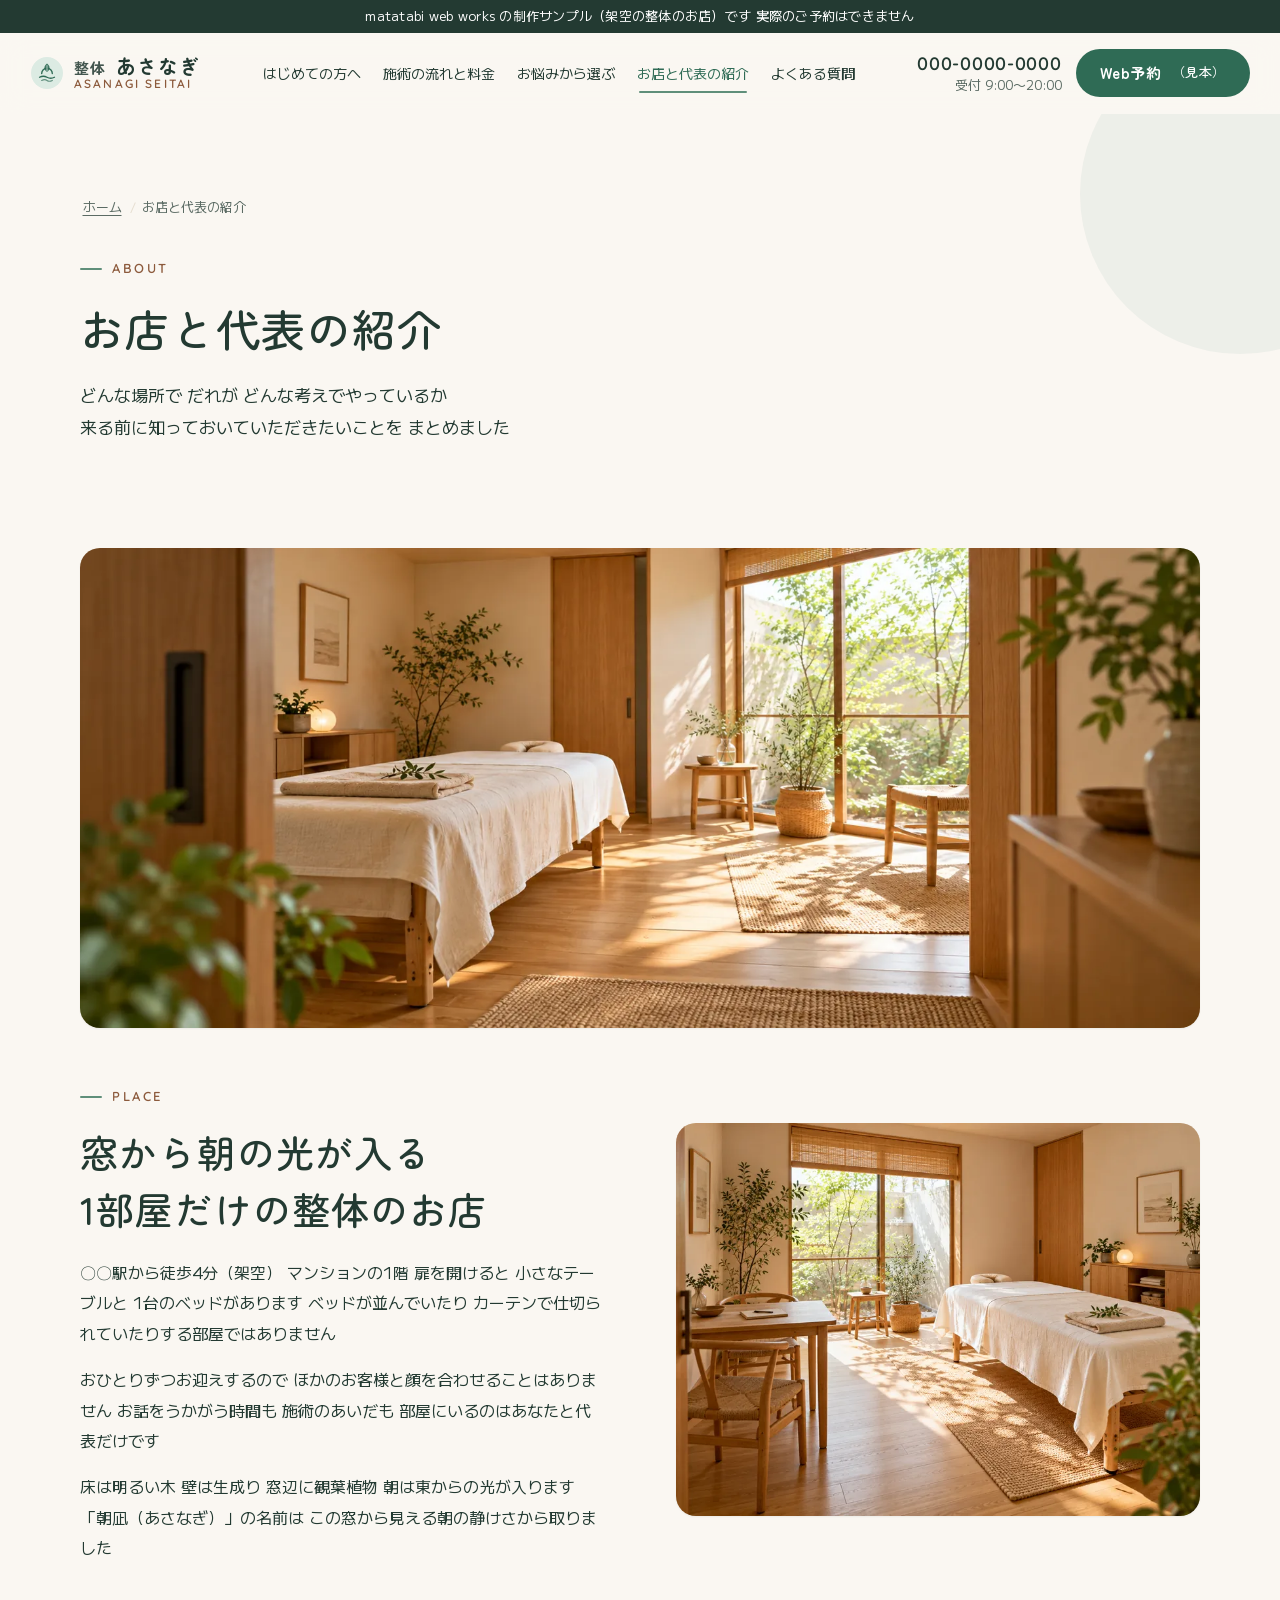
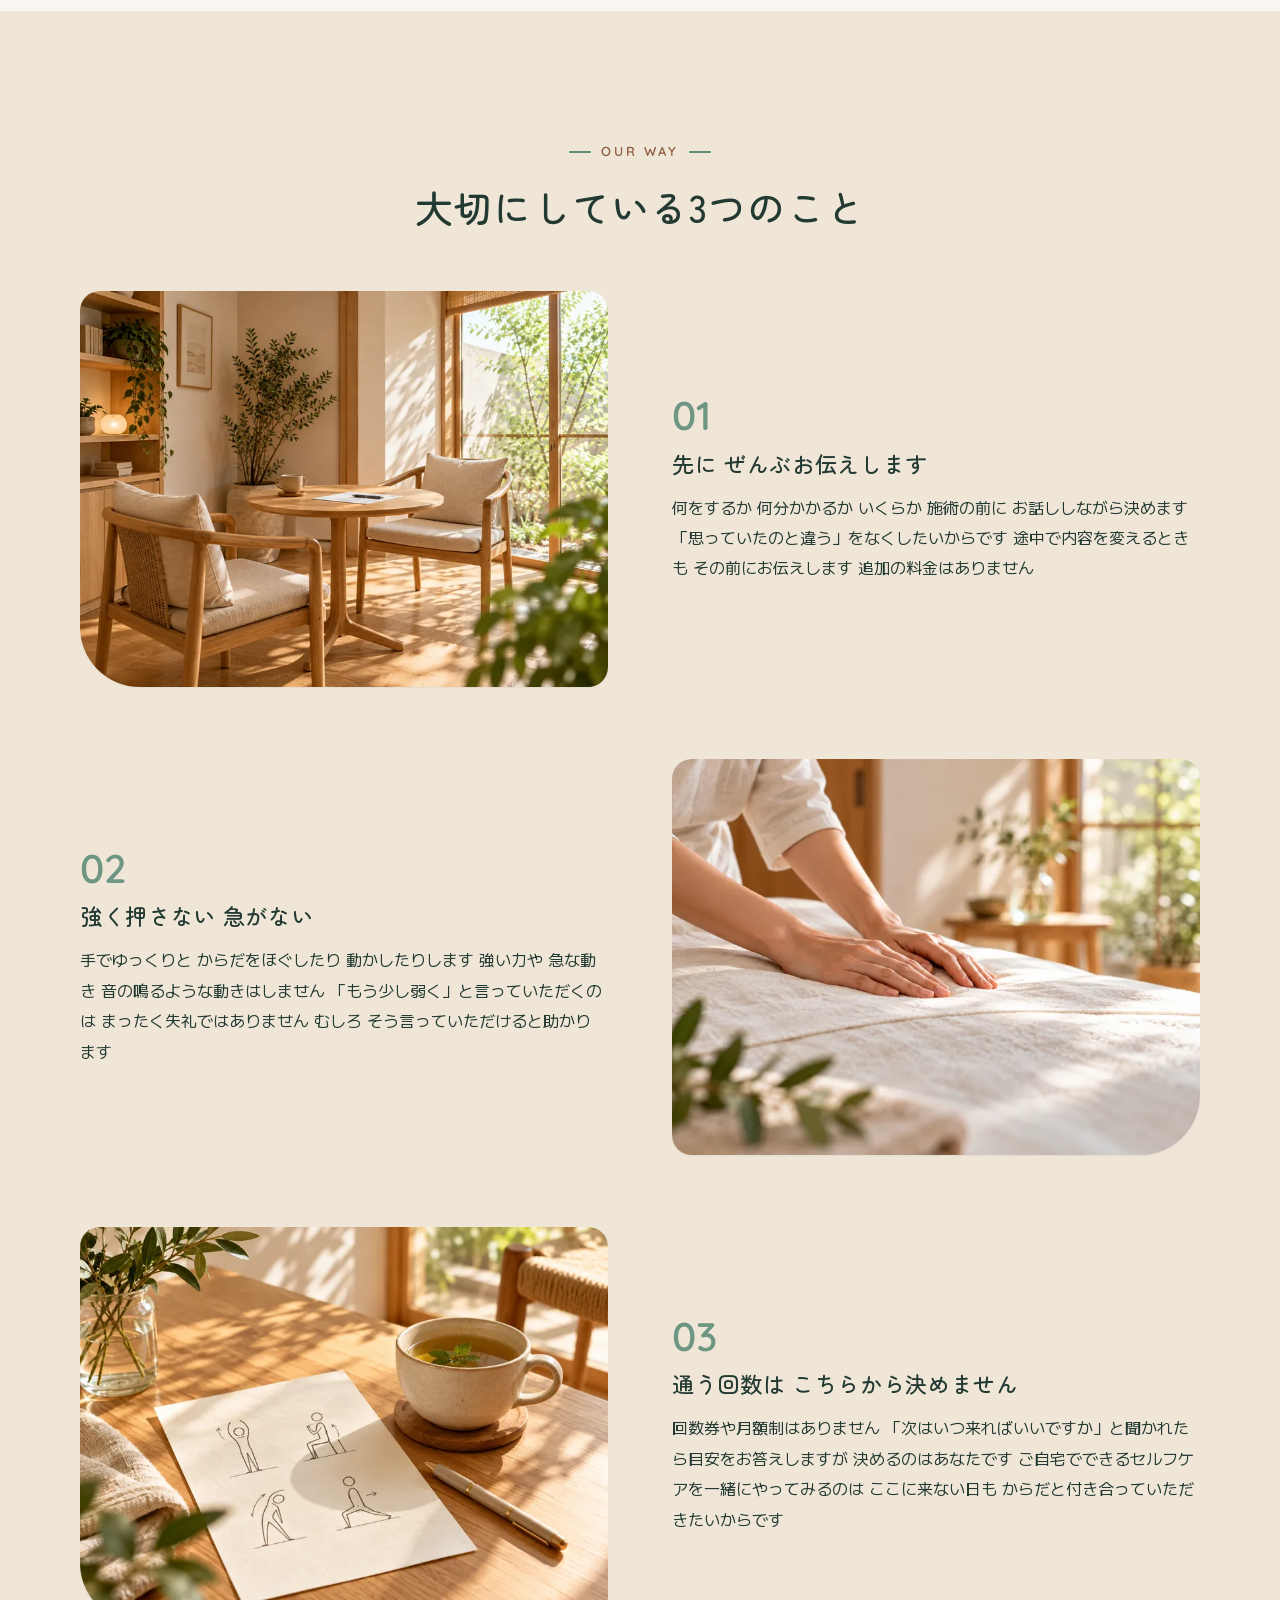
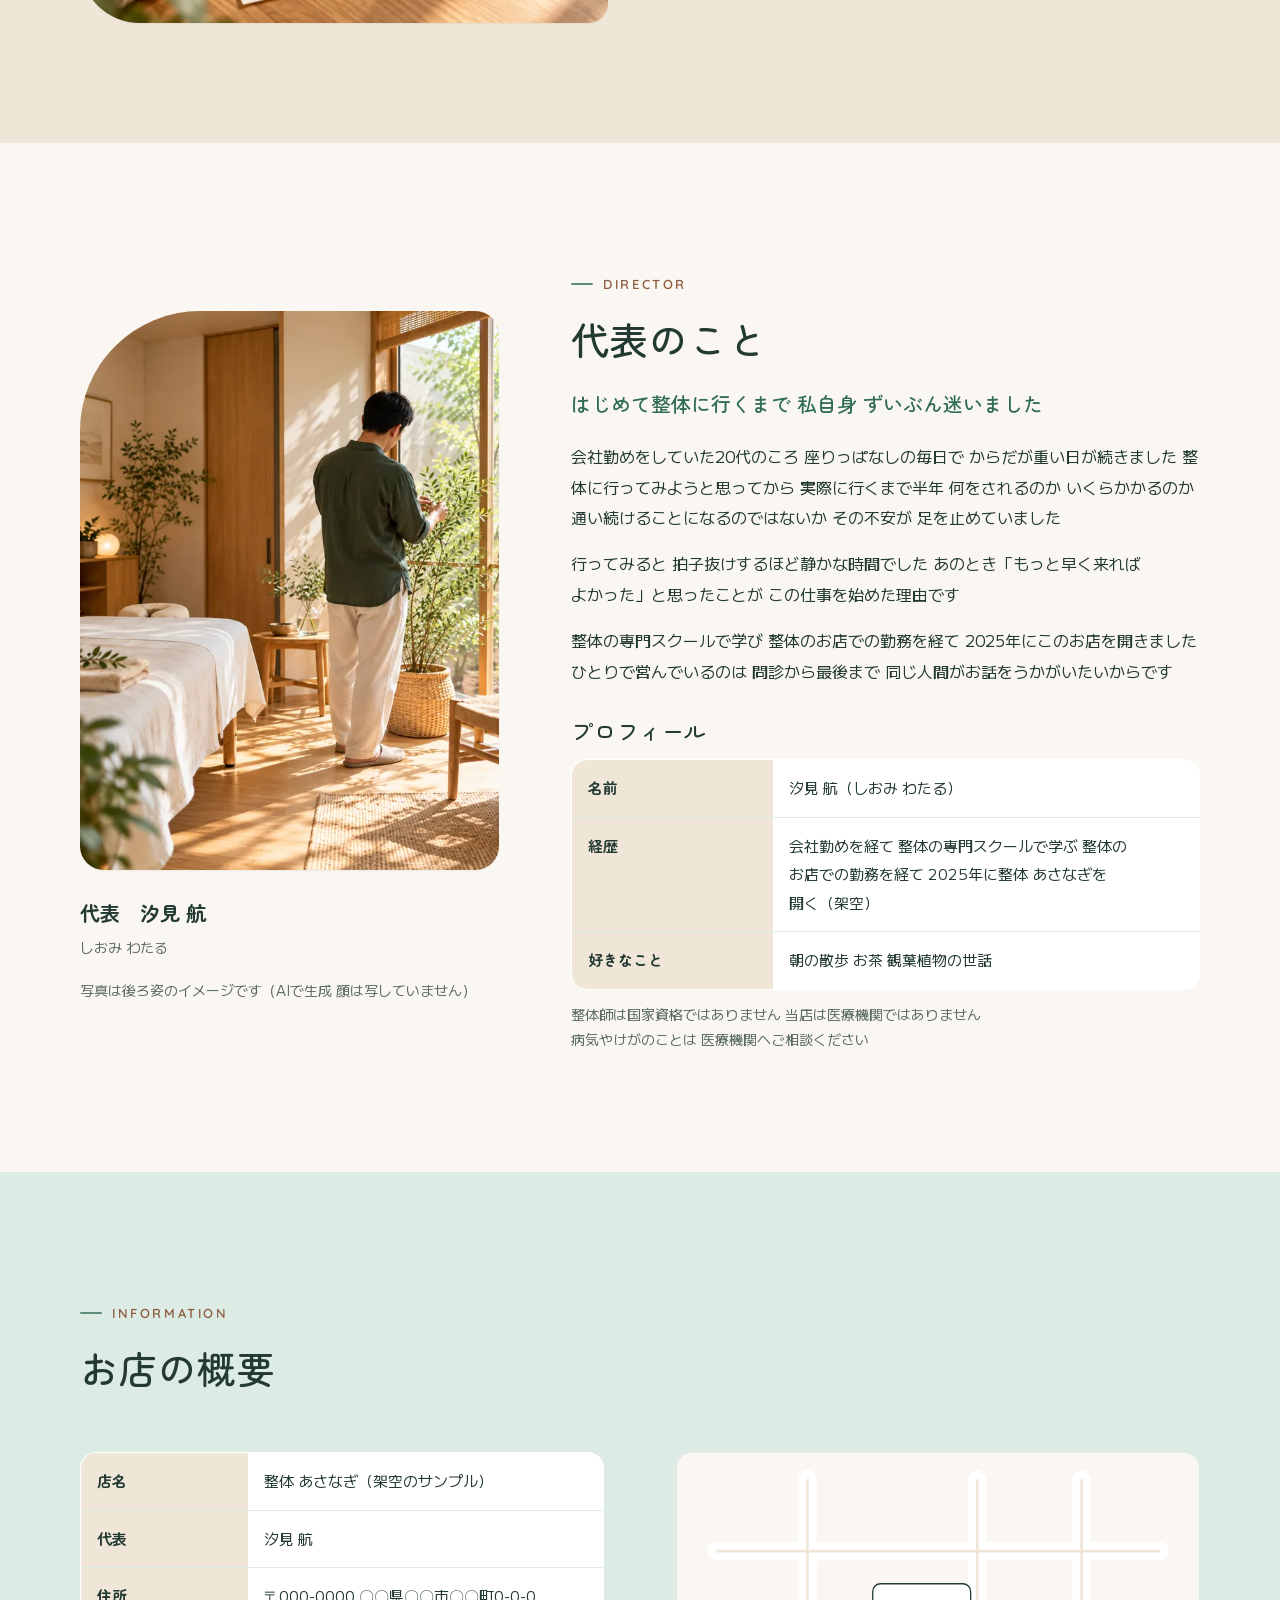
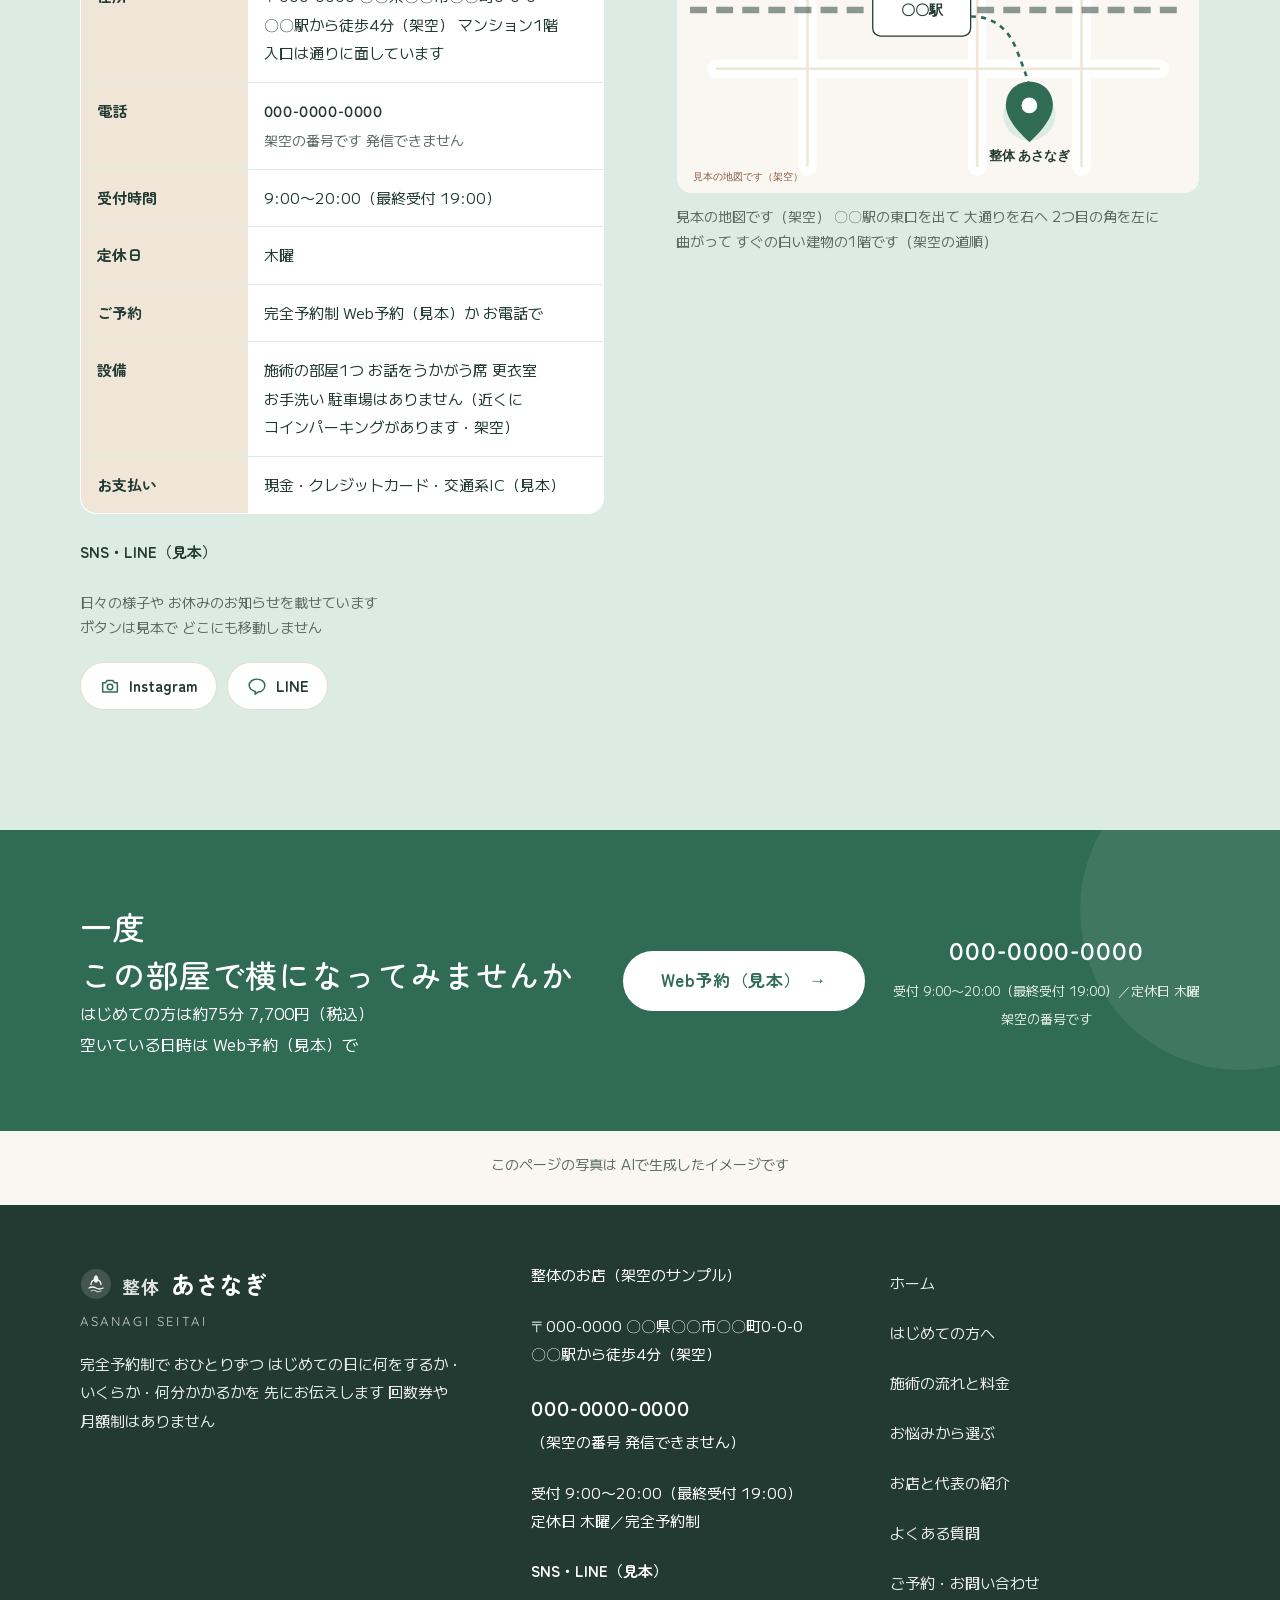
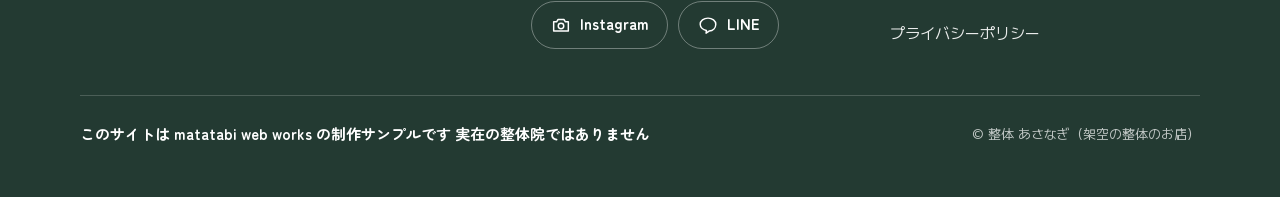
<file: about.html>
<!DOCTYPE html>
<html lang="ja" class="no-js" data-moji="d">
<head>
  <meta charset="UTF-8">
  <meta name="viewport" content="width=device-width, initial-scale=1">
  <meta name="robots" content="noindex">
  <meta name="format-detection" content="telephone=no">
  <title>お店と代表の紹介｜整体 あさなぎ（制作サンプル・架空）</title>
  <meta name="description" content="整体 あさなぎの想い、大切にしていること、部屋のこと、代表 汐見透のプロフィール。窓から朝の光が入る1部屋だけの小さな整体のお店で、おひとりずつお迎えします。">
  <meta property="og:title" content="お店と代表の紹介｜整体 あさなぎ（制作サンプル・架空）">
  <meta property="og:description" content="整体 あさなぎの想い、大切にしていること、部屋のこと、代表 汐見透のプロフィール。窓から朝の光が入る1部屋だけの小さな整体のお店で、おひとりずつお迎えします。">
  <meta property="og:type" content="website">
  <meta property="og:site_name" content="整体 あさなぎ（制作サンプル・架空の整体のお店）">
  <meta property="og:locale" content="ja_JP">
  <meta name="theme-color" content="#2F6B55">
  <link rel="icon" href="images/favicon.svg" type="image/svg+xml">
  <link rel="preconnect" href="https://fonts.googleapis.com">
  <link rel="preconnect" href="https://fonts.gstatic.com" crossorigin>
  <link rel="stylesheet" data-font="head" href="https://fonts.googleapis.com/css2?family=Zen+Maru+Gothic:wght@500&amp;text=%22%23%25%28%29%2C-.%2F0123456789%3A%3C%3D%3EEIJLNOPSW%5B%5D_abcdefghijklmnoprstuvwxyz%E2%80%94%E2%86%92%E2%97%8B%E3%80%81%E3%80%82%E3%80%9C%E3%81%82%E3%81%84%E3%81%86%E3%81%88%E3%81%8A%E3%81%8B%E3%81%8C%E3%81%8D%E3%81%8E%E3%81%8F%E3%81%91%E3%81%93%E3%81%94%E3%81%95%E3%81%97%E3%81%98%E3%81%99%E3%81%9A%E3%81%9B%E3%81%9C%E3%81%9F%E3%81%A0%E3%81%A1%E3%81%A3%E3%81%A4%E3%81%A6%E3%81%A7%E3%81%A8%E3%81%A9%E3%81%AA%E3%81%AB%E3%81%AE%E3%81%AF%E3%81%B6%E3%81%B8%E3%81%B9%E3%81%BE%E3%81%BF%E3%82%81%E3%82%82%E3%82%89%E3%82%8A%E3%82%8B%E3%82%8C%E3%82%8F%E3%82%92%E3%82%93%E3%82%A2%E3%82%A3%E3%82%A4%E3%82%A7%E3%82%AF%E3%82%B1%E3%82%B5%E3%82%B7%E3%82%B9%E3%82%BB%E3%83%81%E3%83%83%E3%83%88%E3%83%89%E3%83%8B%E3%83%90%E3%83%95%E3%83%97%E3%83%9D%E3%83%A1%E3%83%A5%E3%83%A9%E3%83%AA%E3%83%AB%E3%83%AC%E3%83%AD%E3%83%B3%E3%83%BB%E3%83%BC%E4%B8%80%E4%BA%88%E4%BB%8B%E4%BB%98%E4%BB%A3%E4%BB%A5%E4%BC%91%E4%BC%9D%E4%BD%8F%E4%BD%93%E4%BD%9C%E4%BF%9D%E4%BF%A1%E5%82%99%E5%85%88%E5%85%89%E5%85%A5%E5%86%85%E5%86%86%E5%88%86%E5%88%87%E5%88%B6%E5%89%8D%E5%8A%9B%E5%8B%95%E5%8D%B0%E5%8F%97%E5%8F%B7%E5%90%88%E5%90%8C%E5%90%8D%E5%95%8F%E5%96%B6%E5%9B%9E%E5%9C%9F%E5%9C%A8%E5%9F%8B%E5%A4%A7%E5%A5%BD%E5%AD%98%E5%AE%9A%E5%AE%9F%E5%AE%B9%E5%B0%91%E5%B1%8A%E5%B1%8B%E5%B8%AD%E5%B9%B4%E5%BA%97%E5%BA%A6%E5%BC%B7%E5%BD%93%E6%80%A5%E6%84%8F%E6%89%80%E6%89%95%E6%8A%BC%E6%94%AF%E6%95%B0%E6%95%B4%E6%96%87%E6%96%99%E6%96%B9%E6%96%BD%E6%97%A5%E6%99%82%E6%9C%88%E6%9C%9D%E6%9C%A8%E6%9C%AC%E6%9D%A5%E6%A5%AD%E6%A6%82%E6%A8%AA%E6%AD%B4%E6%AE%8B%E6%B0%97%E6%B0%B4%E6%B1%90%E6%B1%BA%E6%BA%80%E7%81%AB%E7%95%AA%E7%99%BA%E7%9B%AE%E7%9F%AD%E7%A2%BA%E7%A7%81%E7%A7%BB%E7%A8%8E%E7%A9%BA%E7%AA%93%E7%B4%84%E7%B4%B9%E7%B5%8C%E7%B5%A1%E8%87%AA%E8%88%AA%E8%A1%8C%E8%A1%93%E8%A1%A8%E8%A6%81%E8%A6%8B%E8%A8%AD%E8%A8%BA%E8%A9%B1%E8%AA%8D%E8%B3%AA%E8%B5%A4%E8%BA%AB%E8%BE%BC%E8%BF%B7%E9%80%81%E9%80%9A%E9%80%A3%E9%81%B8%E9%83%A8%E9%87%91%E9%96%89%E9%96%8B%E9%96%93%E9%99%A2%E9%9A%9B%E9%9B%BB%E9%A0%85%EF%BC%88%EF%BC%89%EF%BC%8B%EF%BC%8F%EF%BC%9A&amp;display=swap">
  <link rel="stylesheet" data-font="body" href="https://fonts.googleapis.com/css2?family=M+PLUS+2:wght@400&amp;text=%20%22%23%25%28%29%2C-.%2F0123456789%3A%3C%3D%3EABCDEFGIJKLMNOPRSTUWY%5B%5D_abcdefghijklmnoprstuvwxyz%7B%7D%C2%A9%E2%80%94%E2%86%92%E2%97%8B%E3%80%81%E3%80%82%E3%80%85%E3%80%87%E3%80%8C%E3%80%8D%E3%80%92%E3%80%9C%E3%81%82%E3%81%84%E3%81%86%E3%81%88%E3%81%8A%E3%81%8B%E3%81%8C%E3%81%8D%E3%81%8E%E3%81%8F%E3%81%90%E3%81%91%E3%81%93%E3%81%94%E3%81%95%E3%81%97%E3%81%98%E3%81%99%E3%81%9A%E3%81%9B%E3%81%9C%E3%81%9D%E3%81%9F%E3%81%A0%E3%81%A1%E3%81%A3%E3%81%A4%E3%81%A6%E3%81%A7%E3%81%A8%E3%81%A9%E3%81%AA%E3%81%AB%E3%81%AE%E3%81%AF%E3%81%B0%E3%81%B1%E3%81%B2%E3%81%B3%E3%81%B6%E3%81%B8%E3%81%B9%E3%81%BB%E3%81%BE%E3%81%BF%E3%82%80%E3%82%81%E3%82%82%E3%82%84%E3%82%86%E3%82%88%E3%82%89%E3%82%8A%E3%82%8B%E3%82%8C%E3%82%8D%E3%82%8F%E3%82%92%E3%82%93%E3%82%A2%E3%82%A3%E3%82%A4%E3%82%A7%E3%82%AB%E3%82%AD%E3%82%AF%E3%82%B0%E3%82%B1%E3%82%B3%E3%82%B5%E3%82%B7%E3%82%B8%E3%82%B9%E3%82%BB%E3%82%BF%E3%83%81%E3%83%83%E3%83%86%E3%83%88%E3%83%89%E3%83%8B%E3%83%90%E3%83%91%E3%83%95%E3%83%96%E3%83%97%E3%83%99%E3%83%9A%E3%83%9B%E3%83%9C%E3%83%9D%E3%83%9E%E3%83%A0%E3%83%A1%E3%83%A5%E3%83%A7%E3%83%A9%E3%83%AA%E3%83%AB%E3%83%AC%E3%83%AD%E3%83%B3%E3%83%BB%E3%83%BC%E4%B8%80%E4%B8%8D%E4%B8%96%E4%B8%A6%E4%B8%AD%E4%BA%88%E4%BA%8B%E4%BA%A4%E4%BA%BA%E4%BB%8B%E4%BB%95%E4%BB%98%E4%BB%A3%E4%BB%A5%E4%BC%91%E4%BC%9A%E4%BC%9D%E4%BD%8F%E4%BD%93%E4%BD%95%E4%BD%9C%E4%BF%9D%E4%BF%A1%E5%82%99%E5%85%88%E5%85%89%E5%85%A5%E5%85%A8%E5%86%85%E5%86%86%E5%86%99%E5%87%AA%E5%87%BA%E5%88%86%E5%88%87%E5%88%B6%E5%88%B8%E5%89%8D%E5%8A%9B%E5%8A%A0%E5%8A%A9%E5%8B%95%E5%8B%99%E5%8B%A4%E5%8C%BB%E5%8D%8A%E5%8D%B0%E5%8F%96%E5%8F%97%E5%8F%A3%E5%8F%B0%E5%8F%B3%E5%8F%B7%E5%90%88%E5%90%8C%E5%90%8D%E5%95%8F%E5%96%B6%E5%9B%9E%E5%9B%B3%E5%9B%BD%E5%9C%9F%E5%9C%A8%E5%9C%B0%E5%9F%8B%E5%A0%B4%E5%A3%81%E5%A4%89%E5%A4%A7%E5%A4%B1%E5%A5%BD%E5%A7%8B%E5%A7%BF%E5%AD%90%E5%AD%98%E5%AD%A6%E5%AE%85%E5%AE%89%E5%AE%8C%E5%AE%9A%E5%AE%9F%E5%AE%A2%E5%AE%A4%E5%AE%B6%E5%AE%B9%E5%B0%82%E5%B0%8F%E5%B0%91%E5%B1%8A%E5%B1%8B%E5%B7%A6%E5%B8%82%E5%B8%AB%E5%B8%AD%E5%B9%B4%E5%BA%8A%E5%BA%97%E5%BA%A6%E5%BA%A7%E5%BB%BA%E5%BC%B1%E5%BC%B7%E5%BD%93%E5%BE%8C%E5%BE%92%E6%80%9D%E6%80%A5%E6%82%A9%E6%84%8F%E6%88%90%E6%89%80%E6%89%89%E6%89%8B%E6%89%95%E6%8A%9C%E6%8A%BC%E6%8B%8D%E6%94%AF%E6%95%A3%E6%95%B0%E6%95%B4%E6%96%87%E6%96%99%E6%96%B9%E6%96%BD%E6%97%A5%E6%97%A9%E6%98%8E%E6%99%82%E6%9B%9C%E6%9B%B2%E6%9B%B4%E6%9C%80%E6%9C%88%E6%9C%9D%E6%9C%A8%E6%9C%AC%E6%9D%A5%E6%9D%B1%E6%9E%B6%E6%A0%BC%E6%A4%8D%E6%A5%AD%E6%A6%82%E6%A7%98%E6%A8%AA%E6%A9%9F%E6%AC%A1%E6%AD%A2%E6%AD%A9%E6%AD%B4%E6%AE%8B%E6%AF%8E%E6%B0%97%E6%B0%B4%E6%B1%90%E6%B1%BA%E6%B4%97%E6%B5%81%E6%BA%80%E7%81%AB%E7%89%A9%E7%8F%BE%E7%90%86%E7%94%9F%E7%94%B1%E7%94%BA%E7%95%AA%E7%97%85%E7%99%82%E7%99%BA%E7%99%BD%E7%9B%AE%E7%9B%B8%E7%9C%8C%E7%9C%9F%E7%9F%A5%E7%9F%AD%E7%A2%BA%E7%A4%BC%E7%A4%BE%E7%A7%81%E7%A7%BB%E7%A8%8E%E7%A9%BA%E7%AA%93%E7%AD%94%E7%B3%BB%E7%B4%84%E7%B4%B9%E7%B5%82%E7%B5%8C%E7%B5%A1%E7%B6%9A%E7%B7%92%E8%80%83%E8%81%9E%E8%87%AA%E8%88%AA%E8%8C%B6%E8%91%89%E8%A1%8C%E8%A1%93%E8%A1%A3%E8%A1%A8%E8%A6%81%E8%A6%8B%E8%A6%B3%E8%A7%92%E8%A8%80%E8%A8%AD%E8%A8%BA%E8%A9%B1%E8%AA%8D%E8%AB%87%E8%B3%87%E8%B3%AA%E8%B5%A4%E8%B6%B3%E8%BA%AB%E8%BB%8A%E8%BC%89%E8%BE%BA%E8%BE%BC%E8%BF%8E%E8%BF%91%E8%BF%B7%E8%BF%BD%E9%80%81%E9%80%94%E9%80%9A%E9%80%A3%E9%81%93%E9%81%95%E9%81%B8%E9%83%A8%E9%87%8D%E9%87%91%E9%96%80%E9%96%89%E9%96%8B%E9%96%93%E9%96%A2%E9%99%A2%E9%9A%8E%E9%9A%9B%E9%9B%BB%E9%9D%99%E9%9D%A2%E9%9F%B3%E9%A0%85%E9%A0%86%E9%A1%8D%E9%A1%94%E9%A7%85%E9%A7%90%E9%B3%B4%EF%BC%88%EF%BC%89%EF%BC%8B%EF%BC%8F%EF%BC%9A%EF%BD%9C&amp;display=swap">
  <link rel="stylesheet" data-font="en" href="https://fonts.googleapis.com/css2?family=Quicksand:wght@600&amp;text=%20%21%22%23%24%25%26%27%28%29%2A%2B%2C-.%2F0123456789%3A%3B%3C%3D%3E%3F%40ABCDEFGHIJKLMNOPQRSTUVWXYZ%5B%5C%5D%5E_%60abcdefghijklmnopqrstuvwxyz%7B%7C%7D~&amp;display=swap">
  <link rel="stylesheet" href="css/style.css?v=20261031-4">
  <script src="js/main.js?v=20261010-1" defer></script>
  <script type="application/ld+json">
  {
    "@context": "https://schema.org",
    "@type": "HealthAndBeautyBusiness",
    "name": "整体 あさなぎ",
    "description": "完全予約制・おひとりずつの整体のお店（matatabi web works の制作サンプル・架空の整体のお店です）",
    "address": {
      "@type": "PostalAddress",
      "postalCode": "000-0000",
      "addressRegion": "〇〇県",
      "addressLocality": "〇〇市",
      "streetAddress": "〇〇町0-0-0",
      "addressCountry": "JP"
    },
    "telephone": "000-0000-0000",
    "openingHoursSpecification": [{
      "@type": "OpeningHoursSpecification",
      "dayOfWeek": ["Monday", "Tuesday", "Wednesday", "Friday", "Saturday", "Sunday"],
      "opens": "09:00",
      "closes": "20:00"
    }],
    "priceRange": "3,850円〜7,700円（税込）"
  }
  </script>
</head>
<body class="has-fixed-cta">
  <a class="skip-link" href="#main">本文へ<wbr>移動</a>
  <p data-clauses="1" data-wrap="phrase" class="sample-notice"><span class="kc">matatabi web works の<wbr>制作サンプル<wbr>（架空の<wbr>整体の<wbr>お店）です</span> <span class="kc"><wbr>実際の<wbr>ご予約は<wbr>できません</span></p>
  <header class="site-header">
    <div class="container site-header__inner">
      <a href="index.html" class="site-logo" aria-label="整体 あさなぎ ホーム">
        <img src="images/logo-mark.svg" alt="" width="34" height="34">
        <span class="site-logo__text"><span class="site-logo__name"><span class="site-logo__kind">整体</span> あさなぎ</span><span class="site-logo__sub">ASANAGI SEITAI</span></span>
      </a>
      <nav class="global-nav" id="global-nav" aria-label="メインメニュー">
        <ul class="global-nav__list">
          <li data-wrap="phrase" class="global-nav__home"><a href="index.html"><span>ホーム</span></a></li>
          <li data-wrap="phrase"><a href="first.html"><span>はじめての<wbr>方へ</span></a></li>
          <li data-wrap="phrase"><a href="flow.html"><span>施術の<wbr>流れと<wbr>料金</span></a></li>
          <li data-wrap="phrase"><a href="concerns.html"><span>お悩みから<wbr>選ぶ</span></a></li>
          <li data-wrap="phrase"><a href="about.html" aria-current="page"><span>お店と<wbr>代表の<wbr>紹介</span></a></li>
          <li data-wrap="phrase"><a href="faq.html"><span>よく<wbr>ある<wbr>質問</span></a></li>
          <li data-wrap="phrase" class="global-nav__reserve-sp"><a href="reserve.html"><span>ご予約・<wbr>お問い合わせ</span></a></li>
        </ul>
        <div class="global-nav__cta">
          <a href="reserve.html#booking" class="btn btn--primary">Web予約<wbr>（見本）</a>
          <a href="reserve.html#contact" class="btn btn--secondary">ご質問・<wbr>お問い合わせ</a>
        </div>
        <div class="global-nav__tel">
          <p><button type="button" class="tel-number" data-sample-tel aria-describedby="nav-tel-status" style="background:none;border:0;padding:0;">000-0000-0000</button><br><span class="tel-sample">（架空の<wbr>番号です）</span></p>
          <p data-wrap="phrase" class="note">受付 9:00〜20:00<wbr>（最終受付 19:00）<wbr>／定休日 木曜</p>
          <p class="sns__status" id="nav-tel-status" role="status"></p>
        </div>
      </nav>
      <div class="header-actions">
        <div class="header-tel">
          <span class="tel-number" aria-label="電話番号 000-0000-0000（架空の番号）">000-0000-0000</span>
          <span class="tel-hours">受付 9:00〜20:00</span>
        </div>
        <a href="reserve.html#booking" class="btn btn--primary header-reserve">Web予約<small><wbr>（見本）</small></a>
        <button type="button" class="menu-toggle" aria-label="メニューを開く" aria-expanded="false" aria-controls="global-nav">
          <span class="menu-toggle__bars" aria-hidden="true"></span>
          <span class="menu-toggle__label" aria-hidden="true">メニュー</span>
        </button>
      </div>
    </div>
  </header>
  <main id="main">
    <div class="page-head">
      <span class="blob blob--1" aria-hidden="true"></span>
      <div class="container">
        <ol class="breadcrumb" aria-label="現在地"><li data-wrap="phrase"><a href="index.html">ホーム</a></li><li data-wrap="phrase">お店と<wbr>代表の<wbr>紹介</li></ol>
        <span class="eyebrow" aria-hidden="true">ABOUT</span>
        <h1 class="page-head__title">お店と<wbr>代表の<wbr>紹介</h1>
        <p data-clauses="1" data-wrap="phrase" class="page-head__lead"><span class="kc">どんな<wbr>場所で だれが どんな<wbr>考えで<wbr>やっているか</span> <span class="kc"><wbr>来る<wbr>前に<wbr>知って<wbr>おいていただきたい<wbr>ことを まとめました</span></p>
      </div>
    </div>

    <section class="section section--tight" aria-labelledby="room-title">
      <div class="container">
        <figure class="photo photo--wide reveal-clip" data-photo="P03"><img src="images/photos/a-p03-entrance-wide-900.webp" srcset="images/photos/a-p03-entrance-wide-900.webp 900w, images/photos/a-p03-entrance-wide-1600.webp 1600w" sizes="(min-width: 1024px) 100vw, 100vw" alt="入口の扉を開けたところから見た、朝の光が入る施術の部屋。奥に大きな窓と緑" width="1400" height="600"></figure>
        <div class="split" style="margin-top:48px">
          <div class="split__text reveal">
            <span class="eyebrow" aria-hidden="true">PLACE</span>
            <h2 data-clauses="1" class="section-title" id="room-title"><span class="kc">窓から<wbr>朝の<wbr>光が<wbr>入る</span> <span class="kc">1部屋だけの<wbr>整体の<wbr>お店</span></h2>
            <p style="margin-top:20px">〇〇駅から<wbr>徒歩4分<wbr>（架空） マンションの<wbr>1階 扉を<wbr>開けると 小さな<wbr>テーブルと 1台の<wbr>ベッドが<wbr>あります ベッドが<wbr>並んでいたり カーテンで<wbr>仕切られていたりする<wbr>部屋ではありません</p>
            <p>おひとりずつ<wbr>お迎えするので ほかの<wbr>お客様と<wbr>顔を<wbr>合わせる<wbr>ことは<wbr>ありません お話を<wbr>うかが<wbr>う<wbr>時間も 施術の<wbr>あいだも 部屋に<wbr>いるのは<wbr>あなたと代表だけです</p>
            <p>床は<wbr>明る<wbr>い<wbr>木 壁は<wbr>生成り 窓辺に<wbr>観葉植物 朝は<wbr>東からの<wbr>光が<wbr>入ります 「朝凪<wbr>（あさなぎ）」の<wbr>名前は この<wbr>窓から<wbr>見える<wbr>朝の<wbr>静けさから<wbr>取りました</p>
          </div>
          <div class="split__image reveal reveal-delay-1">
            <figure class="photo photo--4x3 reveal-clip" data-photo="P02"><img src="images/photos/a-p02-room-table-800.webp" srcset="images/photos/a-p02-room-table-800.webp 800w, images/photos/a-p02-room-table-1200.webp 1200w" sizes="(min-width: 1024px) 50vw, 100vw" alt="木の小さなテーブルと椅子、白いリネンのベッドがある、明るい施術の部屋" width="1200" height="900" loading="lazy"></figure>
          </div>
        </div>
      </div>
    </section>

    <section class="section section--sand" aria-labelledby="values-title">
      <div class="container">
        <div class="section-head section-head--center reveal">
          <span class="eyebrow" aria-hidden="true">OUR WAY</span>
          <h2 class="section-title" id="values-title">大切に<wbr>している<wbr>3つの<wbr>こと</h2>
        </div>
        <div class="values">
          <div class="value reveal">
            <div class="value__photo"><figure class="photo photo--4x3 reveal-clip" data-photo="P06"><img src="images/photos/a-p06-table-800.webp" srcset="images/photos/a-p06-table-800.webp 800w, images/photos/a-p06-table-1200.webp 1200w" sizes="(min-width: 1024px) 50vw, 100vw" alt="窓辺の小さな丸いテーブルと椅子2つ。お茶のカップと用紙とペン" width="1200" height="900" loading="lazy"></figure></div>
            <div class="value__text">
              <span class="value__num" aria-hidden="true">01</span>
              <h3 data-clauses="1"><span class="kc">先に</span> <span class="kc"><wbr>ぜんぶ<wbr>お伝えします</span></h3>
              <p>何を<wbr>するか 何<wbr>分かかるか いくらか 施術の<wbr>前に お話ししながら<wbr>決めます 「思っていたのと<wbr>違う」を<wbr>なくしたいからです 途中で<wbr>内容を<wbr>変える<wbr>ときも その前に<wbr>お伝えします 追加の<wbr>料金は<wbr>ありません</p>
            </div>
          </div>
          <div class="value reveal">
            <div class="value__photo"><figure class="photo photo--4x3 reveal-clip" data-photo="P05"><img src="images/photos/a-p05-hands-800.webp" srcset="images/photos/a-p05-hands-800.webp 800w, images/photos/a-p05-hands-1200.webp 1200w" sizes="(min-width: 1024px) 50vw, 100vw" alt="白いリネンの上に、やさしく添えた両手（顔は写していません）" width="1200" height="900" loading="lazy"></figure></div>
            <div class="value__text">
              <span class="value__num" aria-hidden="true">02</span>
              <h3 data-clauses="1"><span class="kc">強く<wbr>押さない</span> <span class="kc"><wbr>急が<wbr>ない</span></h3>
              <p>手で<wbr>ゆっくりと からだを<wbr>ほぐ<wbr>したり 動かしたりします 強い<wbr>力や 急な<wbr>動き 音の<wbr>鳴るような<wbr>動きは<wbr>しません 「もう<wbr>少し<wbr>弱く」と<wbr>言っていただくのは まったく<wbr>失礼ではありません むしろ そう<wbr>言っていただけると<wbr>助かります</p>
            </div>
          </div>
          <div class="value reveal">
            <div class="value__photo"><figure class="photo photo--4x3 reveal-clip" data-photo="P08"><img src="images/photos/a-p08-selfcare-800.webp" srcset="images/photos/a-p08-selfcare-800.webp 800w, images/photos/a-p08-selfcare-1200.webp 1200w" sizes="(min-width: 1024px) 50vw, 100vw" alt="木のテーブルの上の、簡単な体操の図を描いた紙とペン、お茶のカップ" width="1200" height="900" loading="lazy"></figure></div>
            <div class="value__text">
              <span class="value__num" aria-hidden="true">03</span>
              <h3 data-clauses="1"><span class="kc">通う<wbr>回数は</span> <span class="kc"><wbr>こちらから<wbr>決めません</span></h3>
              <p>回数券や<wbr>月額制は<wbr>ありません 「次は<wbr>いつ<wbr>来ればいいですか」と<wbr>聞かれたら<wbr>目安を<wbr>お答えしますが 決めるのは<wbr>あなたです ご自宅で<wbr>できる<wbr>セルフケアを<wbr>一緒に<wbr>やってみるのは ここに<wbr>来ない<wbr>日も からだと<wbr>付き合っていただきたいからです</p>
            </div>
          </div>
        </div>
      </div>
    </section>

    <section class="section" aria-labelledby="director-title" id="director">
      <div class="container">
        <div class="greeting">
          <div class="greeting__photo reveal">
            <figure class="photo photo--3x4 reveal-clip" data-photo="P04"><img src="images/photos/a-p04-director-600.webp" srcset="images/photos/a-p04-director-600.webp 600w, images/photos/a-p04-director-900.webp 900w" sizes="(min-width: 1024px) 30vw, 100vw" alt="窓辺で観葉植物の手入れをする、深い緑のシャツの代表の後ろ姿（AIで生成したイメージ）" width="900" height="1200" loading="lazy"></figure>
            <p data-wrap="phrase" class="greeting__name"><strong>代表　汐<wbr>見 航</strong><span>しおみ わたる</span></p>
            <p data-clauses="1" data-wrap="phrase" class="photo__caption"><span class="kc">写真は<wbr>後ろ姿の<wbr>イメージです<wbr>（AIで<wbr>生成</span> <span class="kc"><wbr>顔は<wbr>写していません）</span></p>
          </div>
          <div class="greeting__text reveal reveal-delay-1">
            <span class="eyebrow" aria-hidden="true">DIRECTOR</span>
            <h2 class="section-title" id="director-title">代表の<wbr>こと</h2>
            <p data-wrap="phrase" class="greeting__quote" style="margin-top:20px">はじめて<wbr>整体に<wbr>行くまで 私自身 ずいぶん<wbr>迷いました</p>
            <p>会社勤めを<wbr>していた<wbr>20代の<wbr>ころ 座りっぱなしの<wbr>毎日で からだが<wbr>重い<wbr>日が<wbr>続きました 整体に<wbr>行ってみようと<wbr>思ってから 実際に<wbr>行くまで<wbr>半年 何を<wbr>されるのか いくらかかるのか 通い続けることになるのではないか その<wbr>不安が 足を<wbr>止めていました</p>
            <p data-wrap="phrase">行ってみると 拍子抜けする<wbr>ほど<wbr>静かな<wbr>時間でした あの<wbr>とき<wbr>「もっと<wbr>早く<wbr>来れば<wbr>よかった」と<wbr>思ったことが この<wbr>仕事を<wbr>始めた<wbr>理由です</p>
            <p>整体の<wbr>専門スクールで<wbr>学び 整体の<wbr>お店での<wbr>勤務を<wbr>経て 2025年に<wbr>この<wbr>お店を<wbr>開きました ひとりで<wbr>営んでいるのは 問診から<wbr>最後まで 同じ<wbr>人間が<wbr>お話を<wbr>うかが<wbr>いたいからです</p>
            <h3 class="sub-title" style="margin-top:28px">プロフィール</h3>
            <table class="info-table">
              <tbody>
                <tr><th scope="row">名前</th><td data-wrap="phrase">汐<wbr>見 航<wbr>（しおみ わたる）</td></tr>
                <tr><th scope="row">経歴</th><td data-wrap="phrase">会社勤めを<wbr>経て 整体の<wbr>専門スクールで<wbr>学ぶ 整体の<wbr>お店での<wbr>勤務を<wbr>経て 2025年に<wbr>整体 あさなぎを<wbr>開く<wbr>（架空）</td></tr>
                <tr><th scope="row">好きな<wbr>こと</th><td data-wrap="phrase">朝の<wbr>散歩 お茶 観葉植物の<wbr>世話</td></tr>
              </tbody>
            </table>
            <p data-clauses="1" data-wrap="phrase" class="note" style="margin-top:12px"><span class="kc">整体師は<wbr>国家資格ではありません</span> <span class="kc"><wbr>当店は<wbr>医療機関ではありません</span> <span class="kc"><wbr>病気やけがの<wbr>ことは 医療機関へ<wbr>ご相談ください</span></p>
          </div>
        </div>
      </div>
    </section>

    <section class="section section--pale" aria-labelledby="info-title">
      <div class="container">
        <div class="section-head reveal">
          <span class="eyebrow" aria-hidden="true">INFORMATION</span>
          <h2 class="section-title" id="info-title">お店の<wbr>概要</h2>
        </div>
        <div class="split reveal" style="align-items:start">
          <div>
            <table class="info-table">
              <tbody>
                <tr><th scope="row">店名</th><td data-wrap="phrase">整体 あさなぎ<wbr>（架空の<wbr>サンプル）</td></tr>
                <tr><th scope="row">代表</th><td data-wrap="phrase">汐<wbr>見 航</td></tr>
                <tr><th scope="row">住所</th><td data-wrap="phrase">〒000-0000 〇〇県〇〇市〇〇町0-0-0<br>〇〇駅から<wbr>徒歩4分<wbr>（架空） マンション1階 入口は<wbr>通りに<wbr>面しています</td></tr>
                <tr><th scope="row">電話</th><td data-wrap="phrase"><span class="tel-number">000-0000-0000</span><br><span class="note">架空の<wbr>番号です 発信できません</span></td></tr>
                <tr><th scope="row">受付時間</th><td data-wrap="phrase">9:00〜20:00<wbr>（最終受付 19:00）</td></tr>
                <tr><th scope="row">定休日</th><td data-wrap="phrase">木曜</td></tr>
                <tr><th scope="row">ご予約</th><td data-wrap="phrase">完全予<wbr>約制 Web予約<wbr>（見本）か お電話で</td></tr>
                <tr><th scope="row">設備</th><td data-wrap="phrase">施術の<wbr>部屋1つ お話を<wbr>うかが<wbr>う席 更衣室 お手洗い 駐車場は<wbr>ありません<wbr>（近くに<wbr>コインパーキングが<wbr>あります・架空）</td></tr>
                <tr><th scope="row">お支払い</th><td data-wrap="phrase">現金・クレジットカード・交通系IC<wbr>（見本）</td></tr>
              </tbody>
            </table>
            <div class="sns" style="margin-top:24px">
              <p data-wrap="phrase" class="sns__title">SNS・LINE<wbr>（見本）</p>
              <p data-clauses="1" data-wrap="phrase" class="note"><span class="kc">日々の<wbr>様子や お休みの<wbr>お知らせを<wbr>載せています</span> <span class="kc"><wbr>ボタンは<wbr>見本で どこにも<wbr>移動しません</span></p>
              <ul class="sns__list">
                <li><button type="button" class="sns-btn" data-sample-sns="Instagram" aria-describedby="sns-status-about"><svg viewBox="0 0 24 24" aria-hidden="true" focusable="false"><path d="M4 8.5h3.2l1.6-2.5h6.4l1.6 2.5H20v10H4z" fill="none" stroke="currentColor" stroke-width="1.6" stroke-linejoin="round"/><circle cx="12" cy="13.2" r="3" fill="none" stroke="currentColor" stroke-width="1.6"/></svg><span>Instagram</span></button></li>
                <li><button type="button" class="sns-btn" data-sample-sns="LINE" aria-describedby="sns-status-about"><svg viewBox="0 0 24 24" aria-hidden="true" focusable="false"><path d="M12 4.5c-4.7 0-8.5 3-8.5 6.8 0 3.3 2.9 6 6.8 6.6l-.4 3 3.3-2.3c4.3-.3 7.3-3.4 7.3-7.3 0-3.8-3.8-6.8-8.5-6.8z" fill="none" stroke="currentColor" stroke-width="1.6" stroke-linejoin="round"/></svg><span>LINE</span></button></li>
              </ul>
              <p class="sns__status" id="sns-status-about" role="status"></p>
            </div>
          </div>
          <div>
            <figure class="map"><img src="images/map.svg" alt="見本の地図（架空）。〇〇駅から徒歩4分の位置に整体 あさなぎの印" width="800" height="520" loading="lazy"></figure>
            <p data-wrap="phrase" class="note" style="margin-top:10px">見本の<wbr>地図です<wbr>（架空） 〇〇駅の<wbr>東口を<wbr>出て 大通りを<wbr>右へ 2つ目の<wbr>角を<wbr>左に<wbr>曲がって すぐの<wbr>白い<wbr>建物の<wbr>1階です<wbr>（架空の<wbr>道順）</p>
          </div>
        </div>
      </div>
    </section>

    <section class="cta" aria-labelledby="cta-title">
      <span class="blob blob--1" aria-hidden="true"></span>
      <div class="container cta__inner">
        <div>
          <h2 data-clauses="1" id="cta-title"><span class="kc">一度</span> <span class="kc"><wbr>この<wbr>部屋で<wbr>横に<wbr>なってみませんか</span></h2>
          <p data-clauses="1" data-wrap="phrase"><span class="kc">はじめての<wbr>方は<wbr>約75分 7,700円<wbr>（税込）</span> <span class="kc"><wbr>空いている<wbr>日時は Web予約<wbr>（見本）<wbr>で</span></p>
        </div>
        <div class="cta__actions">
          <a href="reserve.html#booking" class="btn btn--secondary btn--lg">Web予約<wbr>（見本）<span class="arrow"><wbr>→</span></a>
          <p data-wrap="phrase" class="cta__tel"><span class="tel-number">000-0000-0000</span><span class="tel-hours">受付 9:00〜20:00<wbr>（最終受付 19:00）<wbr>／定休日 木<wbr>曜</span><span class="tel-sample">架空の<wbr>番号です</span></p>
        </div>
      </div>
    </section>
    <p data-wrap="phrase" class="container photo-note">この<wbr>ページの<wbr>写真は AIで<wbr>生成した<wbr>イメージです</p>
  </main>
  <footer class="site-footer">
    <div class="container">
      <div class="site-footer__top">
        <div>
          <p class="site-footer__name"><img src="images/logo-mark-white.svg" alt="" width="32" height="32"><span><span class="site-logo__kind">整体</span> あさなぎ</span></p>
          <p class="site-footer__sub">ASANAGI SEITAI</p>
          <p data-wrap="phrase" class="site-footer__promise">完全予<wbr>約制で おひとりずつ はじめての<wbr>日に<wbr>何を<wbr>するか・いくらか・<wbr>何<wbr>分かかるかを 先に<wbr>お伝えします 回数券や<wbr>月額制は<wbr>ありません</p>
        </div>
        <div class="site-footer__info">
          <p data-wrap="phrase">整体の<wbr>お店<wbr>（架空の<wbr>サンプル）</p>
          <p data-wrap="phrase">〒000-0000 〇〇県〇〇市〇〇町0-0-0<br><span class="nowrap">〇〇駅から<wbr>徒歩4分<wbr>（架空）</span></p>
          <p data-wrap="phrase"><span class="tel-number">000-0000-0000</span><br><span class="nowrap">（架空の<wbr>番号 発信できません）</span></p>
          <p data-wrap="phrase">受付 <span class="nowrap">9:00〜20:00<wbr>（最終受付 19:00）</span><br>定休日 木曜／完全予<wbr>約制</p>
          <div class="sns">
            <p data-wrap="phrase" class="sns__title">SNS・LINE<wbr>（見本）</p>
            <ul class="sns__list">
              <li><button type="button" class="sns-btn" data-sample-sns="Instagram" aria-describedby="sns-status-footer"><svg viewBox="0 0 24 24" aria-hidden="true" focusable="false"><path d="M4 8.5h3.2l1.6-2.5h6.4l1.6 2.5H20v10H4z" fill="none" stroke="currentColor" stroke-width="1.6" stroke-linejoin="round"/><circle cx="12" cy="13.2" r="3" fill="none" stroke="currentColor" stroke-width="1.6"/></svg><span>Instagram</span></button></li>
              <li><button type="button" class="sns-btn" data-sample-sns="LINE" aria-describedby="sns-status-footer"><svg viewBox="0 0 24 24" aria-hidden="true" focusable="false"><path d="M12 4.5c-4.7 0-8.5 3-8.5 6.8 0 3.3 2.9 6 6.8 6.6l-.4 3 3.3-2.3c4.3-.3 7.3-3.4 7.3-7.3 0-3.8-3.8-6.8-8.5-6.8z" fill="none" stroke="currentColor" stroke-width="1.6" stroke-linejoin="round"/></svg><span>LINE</span></button></li>
            </ul>
            <p class="sns__status" id="sns-status-footer" role="status"></p>
          </div>
        </div>
        <nav class="site-footer__nav" aria-label="フッターメニュー">
          <ul>
            <li data-wrap="phrase"><a href="index.html">ホーム</a></li>
            <li data-wrap="phrase"><a href="first.html">はじめての<wbr>方へ</a></li>
            <li data-wrap="phrase"><a href="flow.html">施術の<wbr>流れと<wbr>料金</a></li>
            <li data-wrap="phrase"><a href="concerns.html">お悩みから<wbr>選ぶ</a></li>
            <li data-wrap="phrase"><a href="about.html" aria-current="page">お店と<wbr>代表の<wbr>紹介</a></li>
            <li data-wrap="phrase"><a href="faq.html">よく<wbr>ある<wbr>質問</a></li>
            <li data-wrap="phrase"><a href="reserve.html">ご予約・<wbr>お問い合わせ</a></li>
            <li data-wrap="phrase"><a href="privacy.html">プライバシーポリシー</a></li>
          </ul>
        </nav>
      </div>
      <div class="site-footer__bottom">
        <p data-clauses="1" data-wrap="phrase" class="site-footer__sample"><span class="kc">この<wbr>サイトは matatabi web works の<wbr>制作<wbr>サンプルです</span> <span class="kc"><wbr>実在の<wbr>整体院ではありません</span></p>
        <small class="site-footer__copy">© 整体 あさなぎ<wbr>（架空の<wbr>整体の<wbr>お店）</small>
      </div>
    </div>
  </footer>
  <div class="fixed-cta">
    <button type="button" class="btn btn--secondary" data-sample-tel aria-describedby="fixed-status">電話<small><wbr>（見本）</small></button>
    <a href="reserve.html#booking" class="btn btn--primary">Web予約<small><wbr>（見本）</small></a>
    <p class="fixed-cta__status" id="fixed-status" role="status"></p>
  </div>
</body>
</html>
</file>
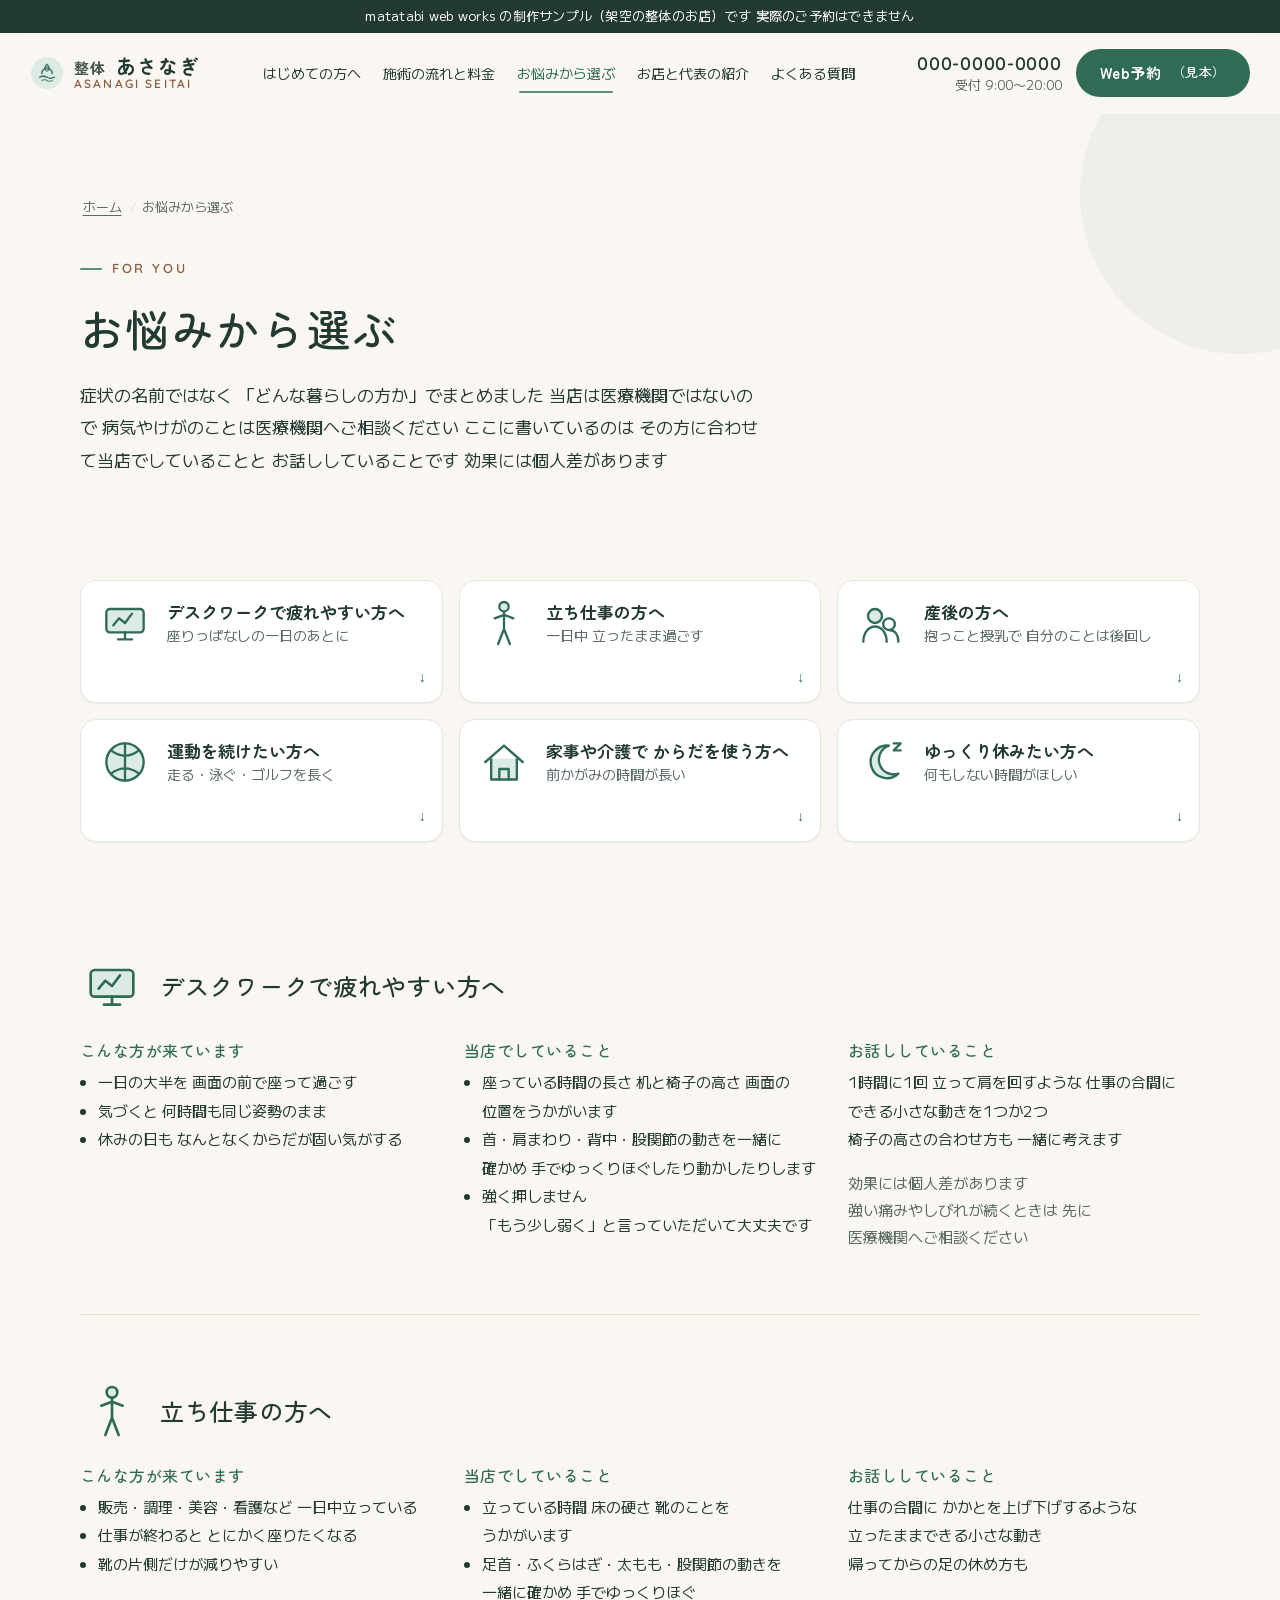
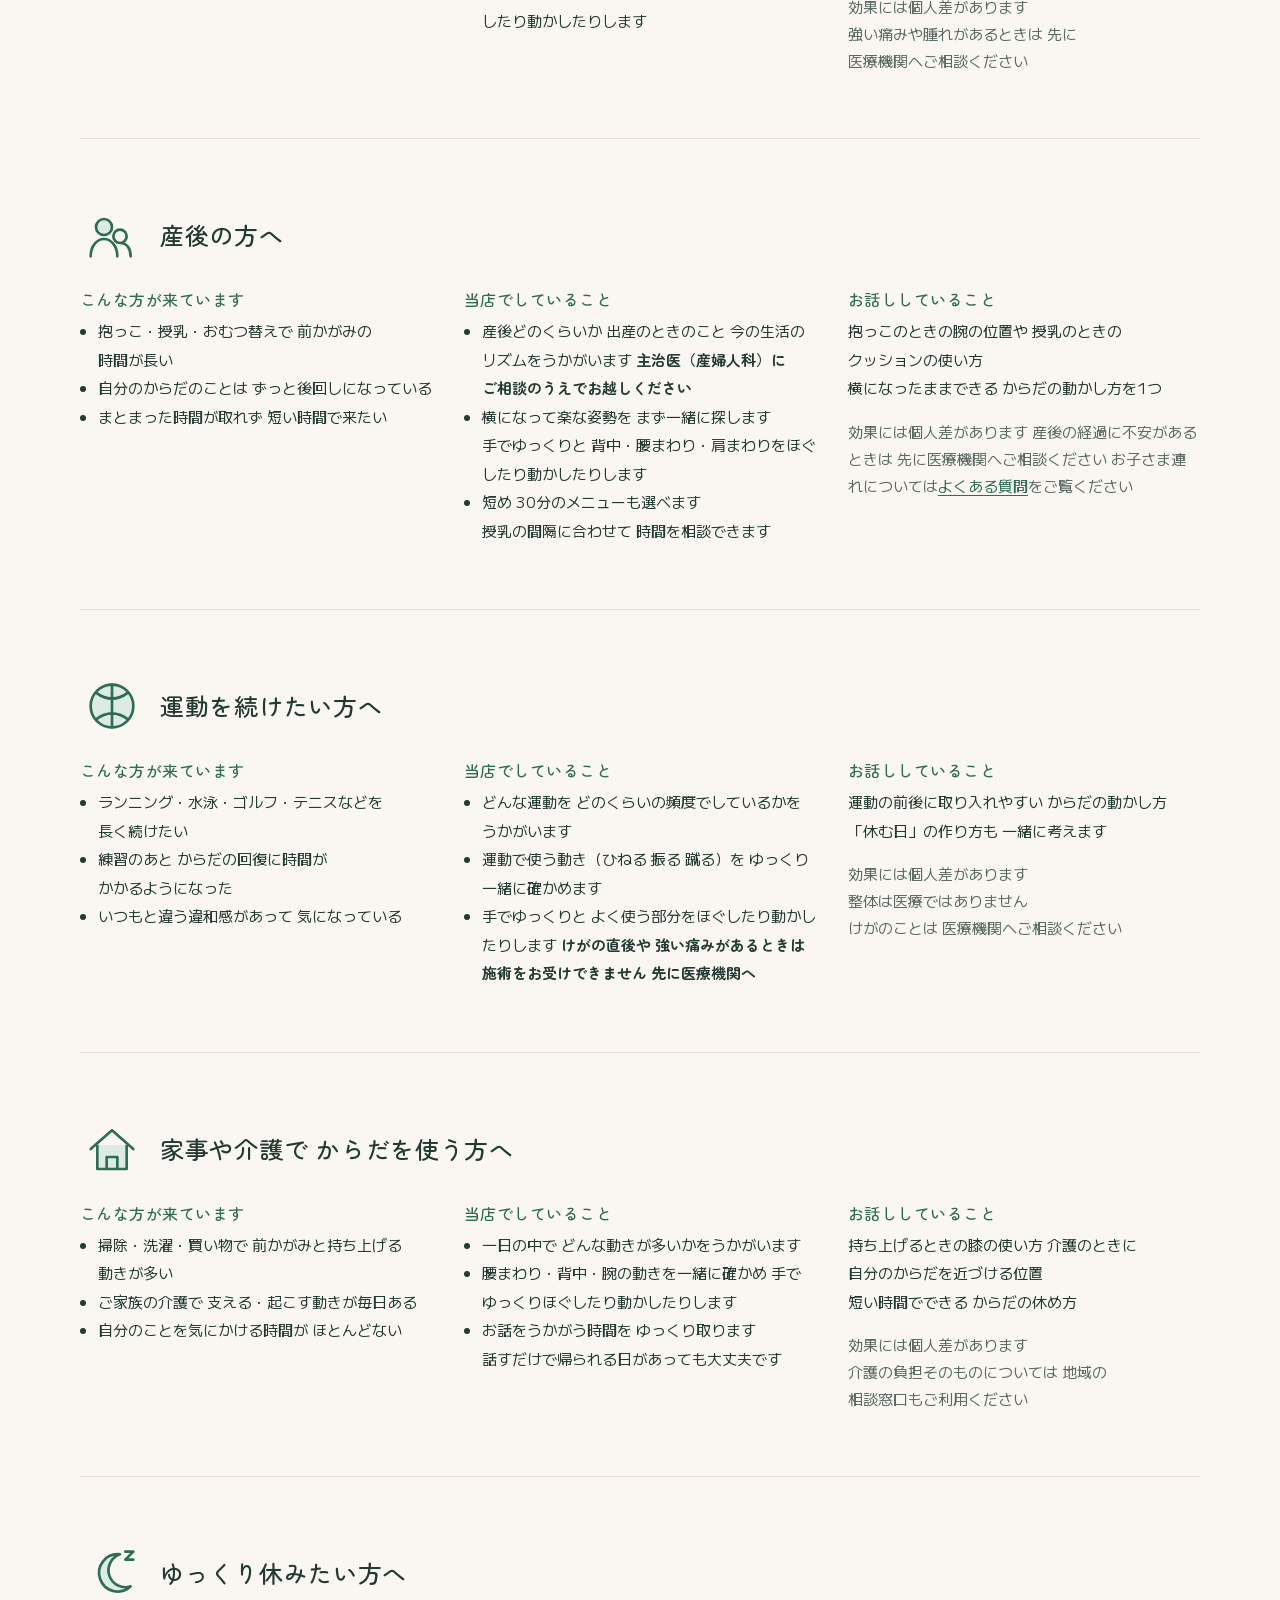
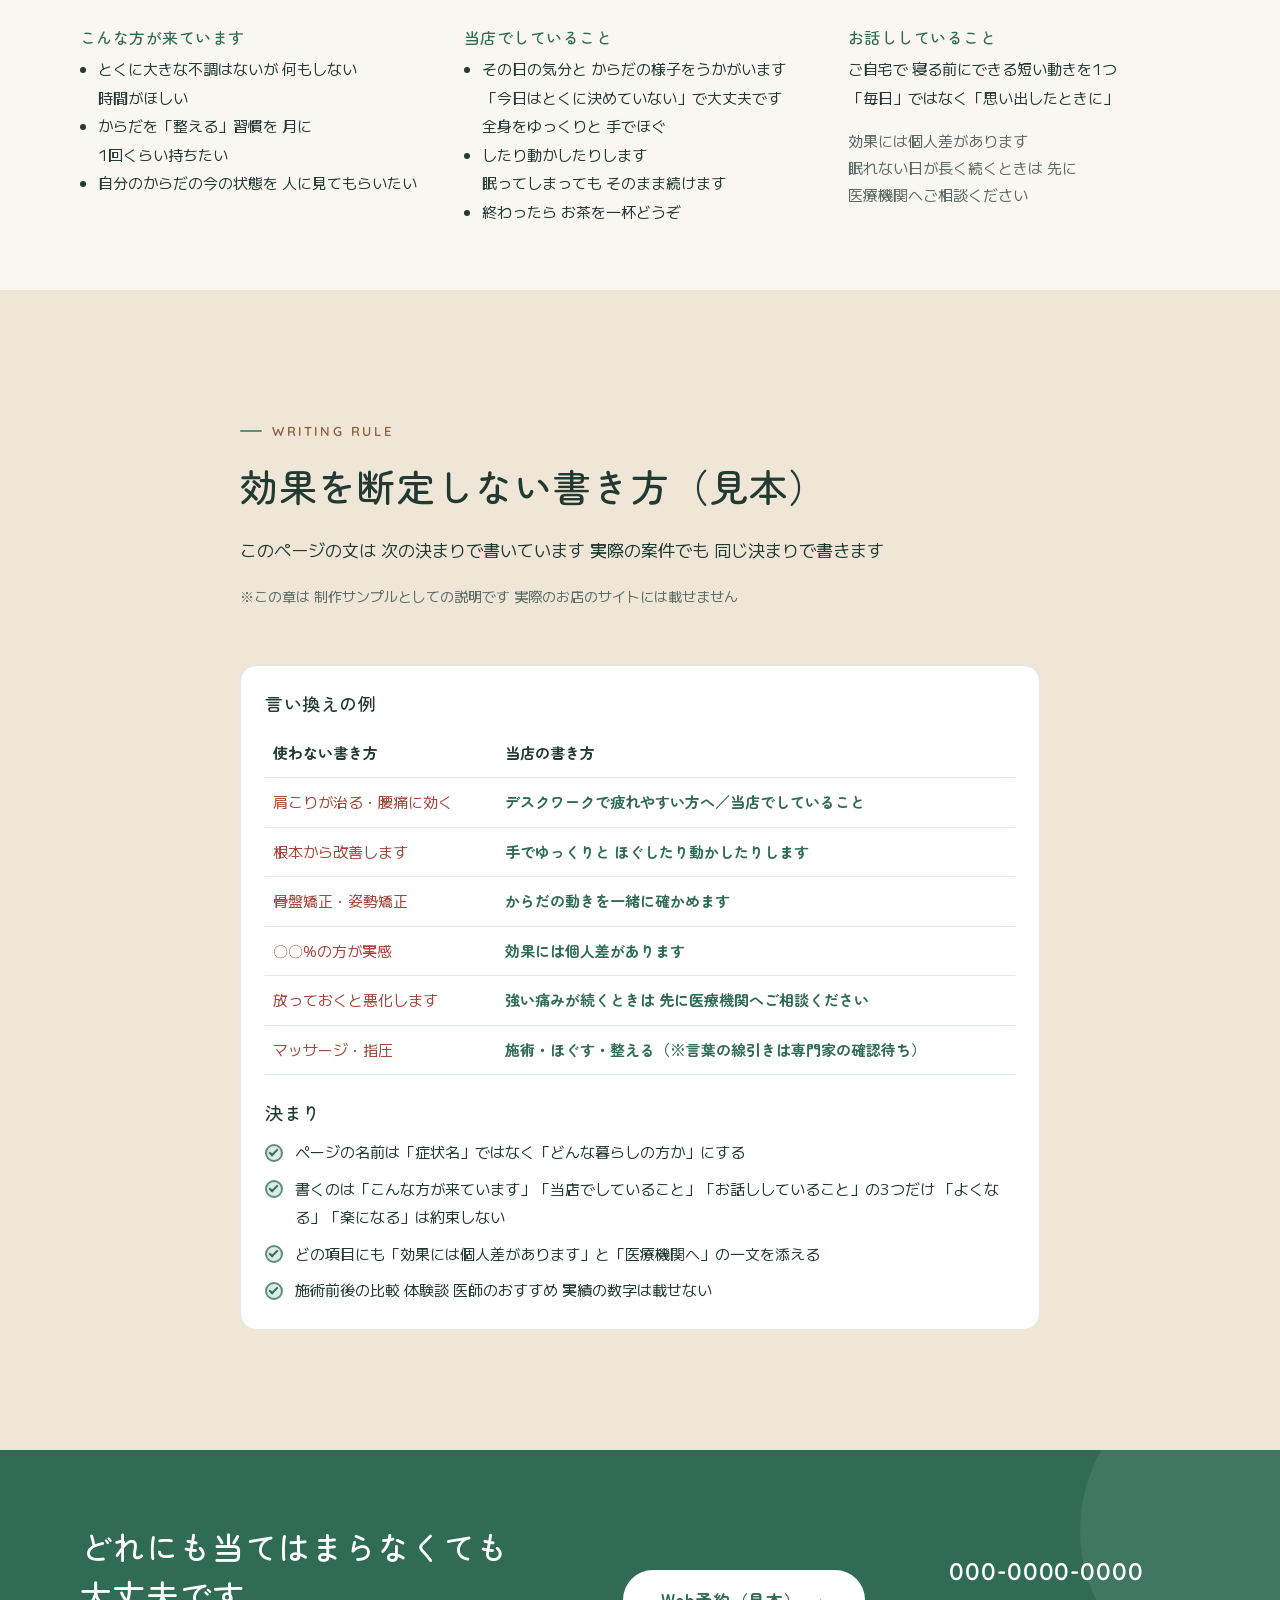
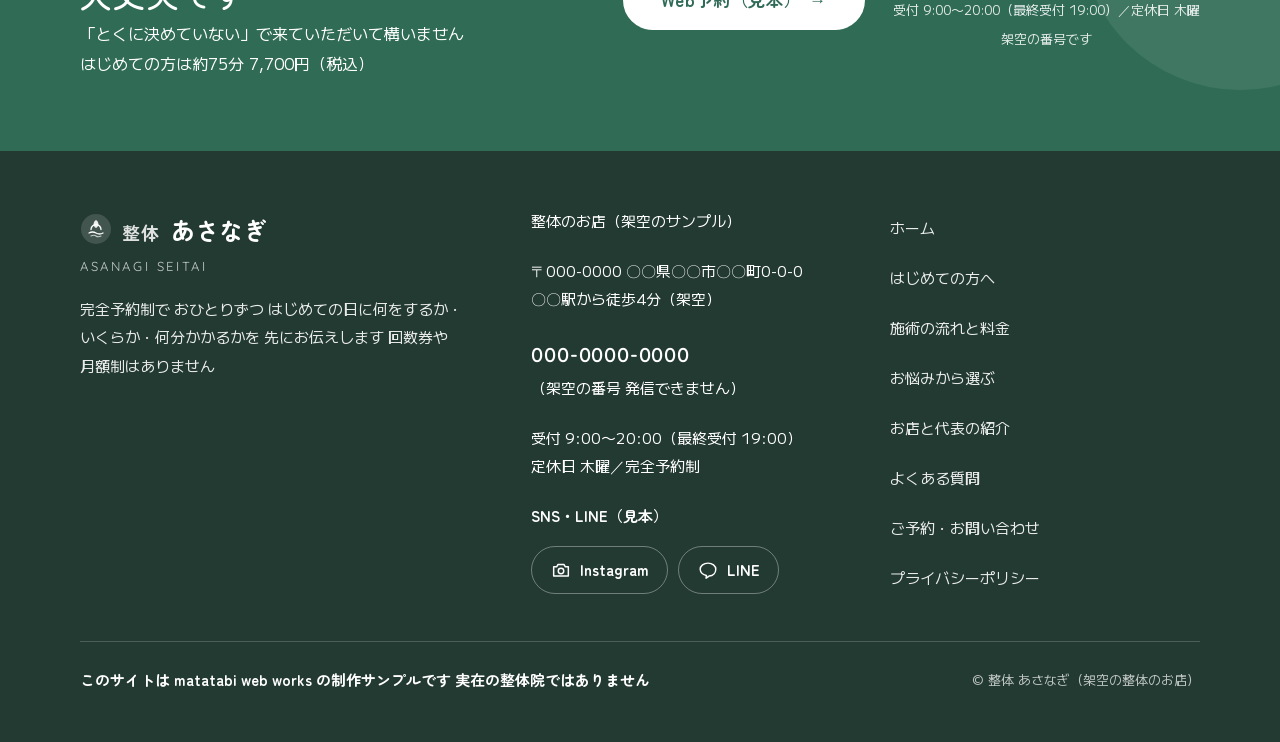
<file: concerns.html>
<!DOCTYPE html>
<html lang="ja" class="no-js" data-moji="d">
<head>
  <meta charset="UTF-8">
  <meta name="viewport" content="width=device-width, initial-scale=1">
  <meta name="robots" content="noindex">
  <meta name="format-detection" content="telephone=no">
  <title>お悩みから選ぶ｜デスクワーク・立ち仕事・産後・運動・家事と介護・休みたい方へ｜整体 あさなぎ（制作サンプル）</title>
  <meta name="description" content="整体 あさなぎに来られる方を「どんな暮らしの方か」でまとめました。デスクワークで疲れやすい方、立ち仕事の方、産後の方、運動を続けたい方、家事や介護でからだを使う方、ゆっくり休みたい方へ。効果を断定しない書き方の見本つき。">
  <meta property="og:title" content="お悩みから選ぶ｜デスクワーク・立ち仕事・産後・運動・家事と介護・休みたい方へ｜整体 あさなぎ（制作サンプル）">
  <meta property="og:description" content="整体 あさなぎに来られる方を「どんな暮らしの方か」でまとめました。デスクワークで疲れやすい方、立ち仕事の方、産後の方、運動を続けたい方、家事や介護でからだを使う方、ゆっくり休みたい方へ。効果を断定しない書き方の見本つき。">
  <meta property="og:type" content="website">
  <meta property="og:site_name" content="整体 あさなぎ（制作サンプル・架空の整体のお店）">
  <meta property="og:locale" content="ja_JP">
  <meta name="theme-color" content="#2F6B55">
  <link rel="icon" href="images/favicon.svg" type="image/svg+xml">
  <link rel="preconnect" href="https://fonts.googleapis.com">
  <link rel="preconnect" href="https://fonts.gstatic.com" crossorigin>
  <link rel="stylesheet" data-font="head" href="https://fonts.googleapis.com/css2?family=Zen+Maru+Gothic:wght@500&amp;text=%22%23%25%28%29%2C-.%2F0123456789%3A%3C%3D%3EEIJLNOPSW%5B%5D_abcdefghijklmnoprstuvwxyz%E2%80%94%E2%80%BB%E2%86%92%E2%97%8B%E3%80%81%E3%80%82%E3%80%87%E3%80%8C%E3%80%8D%E3%80%9C%E3%81%82%E3%81%84%E3%81%86%E3%81%88%E3%81%8A%E3%81%8B%E3%81%8C%E3%81%8D%E3%81%8E%E3%81%8F%E3%81%90%E3%81%91%E3%81%93%E3%81%94%E3%81%95%E3%81%97%E3%81%98%E3%81%99%E3%81%9A%E3%81%9B%E3%81%9F%E3%81%A0%E3%81%A1%E3%81%A3%E3%81%A4%E3%81%A6%E3%81%A7%E3%81%A8%E3%81%A9%E3%81%AA%E3%81%AB%E3%81%AE%E3%81%AF%E3%81%B6%E3%81%B8%E3%81%B9%E3%81%BB%E3%81%BE%E3%81%BF%E3%82%81%E3%82%82%E3%82%84%E3%82%86%E3%82%88%E3%82%89%E3%82%8A%E3%82%8B%E3%82%8C%E3%82%8F%E3%82%92%E3%82%93%E3%82%A2%E3%82%A4%E3%82%A7%E3%82%AF%E3%82%B1%E3%82%B5%E3%82%B7%E3%82%B8%E3%82%B9%E3%82%BB%E3%83%81%E3%83%83%E3%83%87%E3%83%88%E3%83%89%E3%83%8B%E3%83%90%E3%83%95%E3%83%97%E3%83%9A%E3%83%9D%E3%83%9E%E3%83%A1%E3%83%A5%E3%83%A9%E3%83%AA%E3%83%AB%E3%83%AC%E3%83%AF%E3%83%B3%E3%83%BB%E3%83%BC%E4%B8%80%E4%B8%88%E4%B8%BB%E4%BA%88%E4%BA%8B%E4%BA%BA%E4%BB%8B%E4%BB%95%E4%BB%A5%E4%BC%91%E4%BD%93%E4%BD%9C%E4%BD%BF%E4%BE%8B%E4%BF%9D%E4%BF%A1%E5%80%8B%E5%85%88%E5%85%A5%E5%86%85%E5%86%86%E5%88%86%E5%88%B6%E5%89%8D%E5%8A%9B%E5%8A%B9%E5%8B%95%E5%8B%A2%E5%8C%96%E5%8C%BB%E5%8D%B0%E5%8F%97%E5%8F%B7%E5%90%88%E5%90%8C%E5%90%8D%E5%95%8F%E5%96%84%E5%96%B6%E5%9B%9E%E5%9C%9F%E5%9C%A7%E5%9C%A8%E5%9F%8B%E5%A4%A7%E5%A4%AB%E5%A7%BF%E5%A9%A6%E5%AD%97%E5%AD%98%E5%AE%9A%E5%AE%9F%E5%AE%B6%E5%AE%B9%E5%B0%82%E5%B0%91%E5%B1%8A%E5%B7%AE%E5%B8%AB%E5%B8%AD%E5%B9%B4%E5%BA%97%E5%BC%95%E5%BC%B7%E5%BD%93%E5%BE%85%E5%BE%8C%E6%82%A9%E6%82%AA%E6%84%8F%E6%84%9F%E6%89%8B%E6%89%95%E6%8C%87%E6%8F%9B%E6%94%AF%E6%94%B9%E6%94%BE%E6%95%B0%E6%95%B4%E6%96%87%E6%96%99%E6%96%AD%E6%96%B9%E6%96%BD%E6%97%A5%E6%99%82%E6%9A%AE%E6%9B%B8%E6%9C%88%E6%9C%A8%E6%9C%AC%E6%9D%9F%E6%9D%A5%E6%9E%9C%E6%A0%B9%E6%A5%AD%E6%A5%BD%E6%A9%9F%E6%AD%A3%E6%AE%8B%E6%AF%94%E6%B0%97%E6%B0%B4%E6%B1%BA%E6%B2%BB%E6%B7%BB%E6%BA%80%E7%81%AB%E7%8A%B6%E7%94%A3%E7%95%AA%E7%96%B2%E7%97%87%E7%97%9B%E7%99%82%E7%99%BA%E7%9B%A4%E7%9B%AE%E7%9B%B4%E7%9B%B8%E7%9F%AD%E7%9F%AF%E7%A2%BA%E7%A7%91%E7%A7%BB%E7%A8%8E%E7%A9%BA%E7%AB%8B%E7%B4%84%E7%B5%A1%E7%B6%9A%E7%B7%92%E7%B7%9A%E7%B8%BE%E8%82%A9%E8%85%B0%E8%91%89%E8%A1%93%E8%A6%8B%E8%A8%80%E8%A8%BA%E8%A9%B1%E8%AA%8D%E8%AB%87%E8%AD%B7%E8%B3%AA%E8%B5%A4%E8%B6%8A%E8%BC%83%E8%BC%89%E8%BE%BC%E9%80%81%E9%80%A3%E9%81%8B%E9%81%B8%E9%87%91%E9%96%80%E9%96%89%E9%96%8B%E9%96%93%E9%96%A2%E9%99%A2%E9%9A%9B%E9%9B%BB%E9%A0%85%E9%A8%93%E9%AA%A8%EF%BC%88%EF%BC%89%EF%BC%8B%EF%BC%8F%EF%BC%9A&amp;display=swap">
  <link rel="stylesheet" data-font="body" href="https://fonts.googleapis.com/css2?family=M+PLUS+2:wght@400&amp;text=%20%22%23%25%28%29%2C-.%2F0123456789%3A%3C%3D%3EAEFGIJKLNOPRSTUWY%5B%5D_abcdefghijklmnoprstuvwxyz%7B%7D%C2%A9%E2%80%94%E2%80%BB%E2%86%92%E2%86%93%E2%97%8B%E3%80%81%E3%80%82%E3%80%87%E3%80%8C%E3%80%8D%E3%80%92%E3%80%9C%E3%81%82%E3%81%84%E3%81%86%E3%81%88%E3%81%8A%E3%81%8B%E3%81%8C%E3%81%8D%E3%81%8E%E3%81%8F%E3%81%90%E3%81%91%E3%81%92%E3%81%93%E3%81%94%E3%81%95%E3%81%97%E3%81%98%E3%81%99%E3%81%9A%E3%81%9B%E3%81%9D%E3%81%9E%E3%81%9F%E3%81%A0%E3%81%A1%E3%81%A3%E3%81%A4%E3%81%A5%E3%81%A6%E3%81%A7%E3%81%A8%E3%81%A9%E3%81%AA%E3%81%AB%E3%81%AD%E3%81%AE%E3%81%AF%E3%81%B1%E3%81%B2%E3%81%B3%E3%81%B5%E3%81%B6%E3%81%B8%E3%81%B9%E3%81%BB%E3%81%BE%E3%81%BF%E3%82%80%E3%82%81%E3%82%82%E3%82%84%E3%82%86%E3%82%88%E3%82%89%E3%82%8A%E3%82%8B%E3%82%8C%E3%82%8F%E3%82%92%E3%82%93%E3%82%A2%E3%82%A4%E3%82%A7%E3%82%AF%E3%82%B0%E3%82%B1%E3%82%B4%E3%82%B5%E3%82%B7%E3%82%B8%E3%82%B9%E3%82%BA%E3%82%BB%E3%82%BF%E3%83%81%E3%83%83%E3%83%86%E3%83%87%E3%83%88%E3%83%89%E3%83%8B%E3%83%90%E3%83%95%E3%83%97%E3%83%9A%E3%83%9B%E3%83%9D%E3%83%9E%E3%83%A0%E3%83%A1%E3%83%A5%E3%83%A7%E3%83%A9%E3%83%AA%E3%83%AB%E3%83%AC%E3%83%AF%E3%83%B3%E3%83%BB%E3%83%BC%E4%B8%80%E4%B8%88%E4%B8%8A%E4%B8%8B%E4%B8%8D%E4%B8%AD%E4%B8%BB%E4%B9%B3%E4%BA%88%E4%BA%8B%E4%BA%BA%E4%BB%8A%E4%BB%8B%E4%BB%95%E4%BB%98%E4%BB%A3%E4%BB%A5%E4%BB%B6%E4%BC%91%E4%BC%9D%E4%BD%8D%E4%BD%93%E4%BD%95%E4%BD%9C%E4%BD%BF%E4%BE%8B%E4%BF%9D%E4%BF%A1%E5%80%8B%E5%81%B4%E5%85%88%E5%85%A5%E5%85%A8%E5%86%85%E5%86%86%E5%87%BA%E5%88%86%E5%88%A9%E5%88%B6%E5%88%B8%E5%89%8D%E5%8A%9B%E5%8A%B9%E5%8B%95%E5%8B%A2%E5%8C%96%E5%8C%BB%E5%8D%8A%E5%8D%B0%E5%8F%96%E5%8F%97%E5%8F%A3%E5%8F%B7%E5%90%88%E5%90%8C%E5%90%8D%E5%92%8C%E5%95%8F%E5%96%84%E5%96%B6%E5%9B%9E%E5%9B%BA%E5%9C%9F%E5%9C%A7%E5%9C%A8%E5%9C%B0%E5%9F%8B%E5%9F%9F%E5%A3%B2%E5%A4%9A%E5%A4%A7%E5%A4%AA%E5%A4%AB%E5%A7%BF%E5%A9%A6%E5%AD%90%E5%AD%97%E5%AD%98%E5%AE%85%E5%AE%89%E5%AE%8C%E5%AE%9A%E5%AE%9F%E5%AE%B6%E5%AE%B9%E5%AF%9D%E5%B0%82%E5%B0%8F%E5%B0%91%E5%B1%8A%E5%B7%AE%E5%B8%82%E5%B8%AB%E5%B8%AD%E5%B8%B0%E5%B9%B4%E5%BA%8A%E5%BA%97%E5%BA%A6%E5%BA%A7%E5%BC%95%E5%BC%B1%E5%BC%B7%E5%BD%93%E5%BE%85%E5%BE%8C%E5%BE%92%E5%BE%A9%E6%80%9D%E6%82%A9%E6%82%AA%E6%84%8F%E6%84%9F%E6%85%8B%E6%85%A3%E6%89%8B%E6%89%95%E6%8A%B1%E6%8A%BC%E6%8B%85%E6%8C%81%E6%8C%87%E6%8C%AF%E6%8E%83%E6%8E%88%E6%8E%A2%E6%8F%9B%E6%94%AF%E6%94%B9%E6%94%BE%E6%95%B0%E6%95%B4%E6%96%87%E6%96%99%E6%96%AD%E6%96%B9%E6%96%BD%E6%97%8F%E6%97%A5%E6%98%8E%E6%99%82%E6%9A%AE%E6%9B%9C%E6%9B%B8%E6%9B%BF%E6%9C%80%E6%9C%88%E6%9C%A8%E6%9C%AC%E6%9C%BA%E6%9D%9F%E6%9D%A5%E6%9D%AF%E6%9E%9C%E6%9E%B6%E6%A0%B9%E6%A1%88%E6%A4%85%E6%A5%AD%E6%A5%BD%E6%A7%8B%E6%A7%98%E6%A8%AA%E6%A9%9F%E6%AC%A1%E6%AD%A3%E6%AD%A9%E6%AE%8B%E6%AF%8E%E6%AF%94%E6%B0%97%E6%B0%B4%E6%B1%BA%E6%B2%BB%E6%B3%B3%E6%B4%97%E6%B4%BB%E6%B5%81%E6%B7%BB%E6%B8%9B%E6%BA%80%E6%BF%AF%E7%81%AB%E7%89%87%E7%89%A9%E7%8A%B6%E7%8F%BE%E7%90%86%E7%94%9F%E7%94%A3%E7%94%A8%E7%94%BA%E7%94%BB%E7%95%AA%E7%96%B2%E7%97%85%E7%97%87%E7%97%9B%E7%99%82%E7%99%BA%E7%9B%A4%E7%9B%AE%E7%9B%B4%E7%9B%B8%E7%9C%8B%E7%9C%8C%E7%9C%A0%E7%9F%AD%E7%9F%AF%E7%A1%AC%E7%A2%BA%E7%A7%91%E7%A7%BB%E7%A8%8E%E7%A9%BA%E7%AA%93%E7%AB%8B%E7%AB%A0%E7%AF%80%E7%B4%84%E7%B4%B9%E7%B5%82%E7%B5%8C%E7%B5%A1%E7%B6%9A%E7%B7%92%E7%B7%9A%E7%B7%B4%E7%B8%BE%E7%BD%AE%E7%BE%8E%E7%BF%92%E8%80%83%E8%82%A1%E8%82%A9%E8%83%8C%E8%85%95%E8%85%AB%E8%85%B0%E8%86%9D%E8%87%AA%E8%8C%B6%E8%91%89%E8%A1%93%E8%A1%A8%E8%A6%8B%E8%A6%A7%E8%A8%80%E8%A8%BA%E8%A9%B1%E8%AA%8D%E8%AA%AC%E8%AA%BF%E8%AB%87%E8%AD%B7%E8%B2%A0%E8%B2%A9%E8%B2%B7%E8%B3%AA%E8%B5%A4%E8%B5%B0%E8%B5%B7%E8%B6%8A%E8%B6%B3%E8%B9%B4%E8%BA%AB%E8%BC%83%E8%BC%89%E8%BE%BC%E8%BF%91%E9%80%81%E9%80%A3%E9%81%8B%E9%81%8E%E9%81%95%E9%81%B8%E9%83%A8%E9%87%91%E9%95%B7%E9%96%80%E9%96%89%E9%96%8B%E9%96%93%E9%96%A2%E9%99%A2%E9%99%A4%E9%9A%94%E9%9A%9B%E9%9B%BB%E9%9D%A2%E9%9D%B4%E9%A0%85%E9%A0%BB%E9%A1%8D%E9%A6%96%E9%A7%85%E9%A8%93%E9%AA%A8%E9%AB%98%EF%BC%88%EF%BC%89%EF%BC%8B%EF%BC%8F%EF%BC%9A%EF%BD%9C&amp;display=swap">
  <link rel="stylesheet" data-font="en" href="https://fonts.googleapis.com/css2?family=Quicksand:wght@600&amp;text=%20%21%22%23%24%25%26%27%28%29%2A%2B%2C-.%2F0123456789%3A%3B%3C%3D%3E%3F%40ABCDEFGHIJKLMNOPQRSTUVWXYZ%5B%5C%5D%5E_%60abcdefghijklmnopqrstuvwxyz%7B%7C%7D~&amp;display=swap">
  <link rel="stylesheet" href="css/style.css?v=20261031-4">
  <script src="js/main.js?v=20261010-1" defer></script>
</head>
<body class="has-fixed-cta">
  <a class="skip-link" href="#main">本文へ<wbr>移動</a>
  <p data-clauses="1" data-wrap="phrase" class="sample-notice"><span class="kc">matatabi web works の<wbr>制作サンプル<wbr>（架空の<wbr>整体の<wbr>お店）です</span> <span class="kc"><wbr>実際の<wbr>ご予約は<wbr>できません</span></p>
  <header class="site-header">
    <div class="container site-header__inner">
      <a href="index.html" class="site-logo" aria-label="整体 あさなぎ ホーム">
        <img src="images/logo-mark.svg" alt="" width="34" height="34">
        <span class="site-logo__text"><span class="site-logo__name"><span class="site-logo__kind">整体</span> あさなぎ</span><span class="site-logo__sub">ASANAGI SEITAI</span></span>
      </a>
      <nav class="global-nav" id="global-nav" aria-label="メインメニュー">
        <ul class="global-nav__list">
          <li data-wrap="phrase" class="global-nav__home"><a href="index.html"><span>ホーム</span></a></li>
          <li data-wrap="phrase"><a href="first.html"><span>はじめての<wbr>方へ</span></a></li>
          <li data-wrap="phrase"><a href="flow.html"><span>施術の<wbr>流れと<wbr>料金</span></a></li>
          <li data-wrap="phrase"><a href="concerns.html" aria-current="page"><span>お悩みから<wbr>選ぶ</span></a></li>
          <li data-wrap="phrase"><a href="about.html"><span>お店と<wbr>代表の<wbr>紹介</span></a></li>
          <li data-wrap="phrase"><a href="faq.html"><span>よく<wbr>ある<wbr>質問</span></a></li>
          <li data-wrap="phrase" class="global-nav__reserve-sp"><a href="reserve.html"><span>ご予約・<wbr>お問い合わせ</span></a></li>
        </ul>
        <div class="global-nav__cta">
          <a href="reserve.html#booking" class="btn btn--primary">Web予約<wbr>（見本）</a>
          <a href="reserve.html#contact" class="btn btn--secondary">ご質問・<wbr>お問い合わせ</a>
        </div>
        <div class="global-nav__tel">
          <p><button type="button" class="tel-number" data-sample-tel aria-describedby="nav-tel-status" style="background:none;border:0;padding:0;">000-0000-0000</button><br><span class="tel-sample">（架空の<wbr>番号です）</span></p>
          <p data-wrap="phrase" class="note">受付 9:00〜20:00<wbr>（最終受付 19:00）<wbr>／定休日 木曜</p>
          <p class="sns__status" id="nav-tel-status" role="status"></p>
        </div>
      </nav>
      <div class="header-actions">
        <div class="header-tel">
          <span class="tel-number" aria-label="電話番号 000-0000-0000（架空の番号）">000-0000-0000</span>
          <span class="tel-hours">受付 9:00〜20:00</span>
        </div>
        <a href="reserve.html#booking" class="btn btn--primary header-reserve">Web予約<small><wbr>（見本）</small></a>
        <button type="button" class="menu-toggle" aria-label="メニューを開く" aria-expanded="false" aria-controls="global-nav">
          <span class="menu-toggle__bars" aria-hidden="true"></span>
          <span class="menu-toggle__label" aria-hidden="true">メニュー</span>
        </button>
      </div>
    </div>
  </header>
  <main id="main">
    <div class="page-head">
      <span class="blob blob--1" aria-hidden="true"></span>
      <div class="container">
        <ol class="breadcrumb" aria-label="現在地"><li data-wrap="phrase"><a href="index.html">ホーム</a></li><li data-wrap="phrase">お悩みから<wbr>選ぶ</li></ol>
        <span class="eyebrow" aria-hidden="true">FOR YOU</span>
        <h1 class="page-head__title">お悩みから<wbr>選ぶ</h1>
        <p class="page-head__lead">症状の<wbr>名前ではなく 「どんな<wbr>暮らしの<wbr>方か」で<wbr>まとめました 当店は<wbr>医療機関ではないので 病気やけがの<wbr>ことは<wbr>医療機関へ<wbr>ご相談ください ここに<wbr>書いているのは その<wbr>方に<wbr>合わせて<wbr>当店でしている<wbr>ことと お話ししている<wbr>ことです 効果には<wbr>個人差が<wbr>あります</p>
      </div>
    </div>

    <section class="section section--tight" aria-label="お悩みの一覧">
      <div class="container">
        <ul class="concern-cards concern-cards--3 reveal">
          <li><a href="#desk" class="concern-card"><img src="images/icon-desk.svg" alt="" width="56" height="56"><div><strong>デスクワークで<wbr>疲れやすい方へ</strong><span><wbr>座りっぱなしの<wbr>一日の<wbr>あとに</span></div><span class="arrow">↓</span></a></li>
          <li><a href="#stand" class="concern-card"><img src="images/icon-stand.svg" alt="" width="56" height="56"><div><strong>立ち仕事の<wbr>方へ</strong><span><wbr>一日中 立ったまま<wbr>過ごす</span></div><span class="arrow">↓</span></a></li>
          <li><a href="#postnatal" class="concern-card"><img src="images/icon-baby.svg" alt="" width="56" height="56"><div><strong>産後の<wbr>方へ</strong><span><wbr>抱っこと<wbr>授乳で 自分の<wbr>ことは<wbr>後回し</span></div><span class="arrow">↓</span></a></li>
          <li><a href="#sports" class="concern-card"><img src="images/icon-sports.svg" alt="" width="56" height="56"><div><strong>運動を<wbr>続けたい方へ</strong><span><wbr>走る<wbr>・泳ぐ<wbr>・ゴルフを<wbr>長く</span></div><span class="arrow">↓</span></a></li>
          <li><a href="#home" class="concern-card"><img src="images/icon-home.svg" alt="" width="56" height="56"><div><strong>家事や<wbr>介護で からだを<wbr>使う<wbr>方へ</strong><span><wbr>前かが<wbr>みの<wbr>時間が<wbr>長い</span></div><span class="arrow">↓</span></a></li>
          <li><a href="#rest" class="concern-card"><img src="images/icon-sleep.svg" alt="" width="56" height="56"><div><strong>ゆっくり<wbr>休みたい方へ</strong><span><wbr>何もしない<wbr>時間が<wbr>ほしい</span></div><span class="arrow">↓</span></a></li>
        </ul>
      </div>
    </section>

    <div class="container">
      <section class="concern-section reveal" id="desk" aria-labelledby="desk-title">
        <div class="concern-section__head"><img src="images/icon-desk.svg" alt="" width="64" height="64"><h2 id="desk-title">デスクワークで<wbr>疲れやすい方へ</h2></div>
        <div class="concern-section__body">
          <div class="concern-section__col"><h3>こんな<wbr>方が<wbr>来ています</h3><ul><li data-wrap="phrase">一日の<wbr>大半を 画面の<wbr>前で<wbr>座って<wbr>過ごす</li><li data-wrap="phrase">気づくと 何時間も<wbr>同じ<wbr>姿勢の<wbr>まま</li><li data-wrap="phrase">休みの<wbr>日も なんとなくからだが<wbr>固い<wbr>気が<wbr>する</li></ul></div>
          <div class="concern-section__col"><h3>当店でしている<wbr>こと</h3><ul><li data-wrap="phrase">座っている<wbr>時間の<wbr>長さ 机と<wbr>椅子の<wbr>高さ 画面の<wbr>位置を<wbr>うかが<wbr>います</li><li data-wrap="phrase">首・肩まわり・背中・股関節の<wbr>動きを<wbr>一緒に<wbr>確かめ 手で<wbr>ゆっくり<wbr>ほぐ<wbr>したり動かしたりします</li><li data-clauses="1" data-wrap="phrase"><span class="kc">強く<wbr>押しません</span> <span class="kc">「もう<wbr>少し<wbr>弱く」と<wbr>言っていただいて<wbr>大丈夫です</span></li></ul></div>
          <div class="concern-section__col"><h3>お話ししている<wbr>こと</h3><p data-clauses="1" data-wrap="phrase"><span class="kc">1時間に<wbr>1回 立って<wbr>肩を<wbr>回すような 仕事の<wbr>合間に<wbr>できる<wbr>小さな<wbr>動きを<wbr>1つか<wbr>2つ</span> <span class="kc"><wbr>椅子の<wbr>高さの<wbr>合わせ方も 一緒に<wbr>考えます</span></p><p data-clauses="1" data-wrap="phrase" class="note"><span class="kc">効果には<wbr>個人差が<wbr>あります</span> <span class="kc"><wbr>強い<wbr>痛みや<wbr>しびれが<wbr>続く<wbr>ときは 先に<wbr>医療機関へ<wbr>ご相談ください</span></p></div>
        </div>
      </section>

      <section class="concern-section reveal" id="stand" aria-labelledby="stand-title">
        <div class="concern-section__head"><img src="images/icon-stand.svg" alt="" width="64" height="64"><h2 id="stand-title">立ち仕事の<wbr>方へ</h2></div>
        <div class="concern-section__body">
          <div class="concern-section__col"><h3>こんな<wbr>方が<wbr>来ています</h3><ul><li data-wrap="phrase">販売・調理・<wbr>美容・<wbr>看護など 一日<wbr>中立っている</li><li data-wrap="phrase">仕事が<wbr>終わると とにかく<wbr>座りたくなる</li><li data-wrap="phrase">靴の<wbr>片側だけが<wbr>減りやすい</li></ul></div>
          <div class="concern-section__col"><h3>当店でしている<wbr>こと</h3><ul><li data-wrap="phrase">立っている<wbr>時間 床の<wbr>硬さ 靴の<wbr>ことを<wbr>うかが<wbr>います</li><li data-wrap="phrase">足首・ふくらはぎ・太もも<wbr>・股関節の<wbr>動きを<wbr>一緒に<wbr>確かめ 手で<wbr>ゆっくり<wbr>ほぐ<wbr>したり動かしたりします</li></ul></div>
          <div class="concern-section__col"><h3>お話ししている<wbr>こと</h3><p data-clauses="1" data-wrap="phrase"><span class="kc">仕事の<wbr>合間に かかとを<wbr>上げ下げするような 立ったままできる<wbr>小さな<wbr>動き</span> <span class="kc"><wbr>帰ってからの<wbr>足の<wbr>休め方も</span></p><p data-clauses="1" data-wrap="phrase" class="note"><span class="kc">効果には<wbr>個人差が<wbr>あります</span> <span class="kc"><wbr>強い<wbr>痛みや<wbr>腫れが<wbr>ある<wbr>ときは 先に<wbr>医療機関へ<wbr>ご相談ください</span></p></div>
        </div>
      </section>

      <section class="concern-section reveal" id="postnatal" aria-labelledby="postnatal-title">
        <div class="concern-section__head"><img src="images/icon-baby.svg" alt="" width="64" height="64"><h2 id="postnatal-title">産後の<wbr>方へ</h2></div>
        <div class="concern-section__body">
          <div class="concern-section__col"><h3>こんな<wbr>方が<wbr>来ています</h3><ul><li data-wrap="phrase">抱っこ・授乳・<wbr>おむつ<wbr>替えで 前かが<wbr>みの<wbr>時間が<wbr>長い</li><li data-wrap="phrase">自分のからだの<wbr>ことは ずっと<wbr>後回しに<wbr>なっている</li><li data-wrap="phrase">まとまった<wbr>時間が<wbr>取れず 短い<wbr>時間で<wbr>来たい</li></ul></div>
          <div class="concern-section__col"><h3>当店でしている<wbr>こと</h3><ul><li data-wrap="phrase">産後どの<wbr>くらいか 出産の<wbr>ときの<wbr>こと 今の<wbr>生活の<wbr>リズムを<wbr>うかが<wbr>います <strong><wbr>主治医<wbr>（産婦<wbr>人科）に<wbr>ご相談の<wbr>うえで<wbr>お越しください</strong></li><li data-clauses="1" data-wrap="phrase"><span class="kc">横に<wbr>なって<wbr>楽な<wbr>姿勢を まず<wbr>一緒に<wbr>探します</span> <span class="kc"><wbr>手で<wbr>ゆっくりと 背中・腰まわり・肩まわりを<wbr>ほぐ<wbr>したり動かしたりします</span></li><li data-clauses="1" data-wrap="phrase"><span class="kc">短め 30分の<wbr>メニューも<wbr>選べます</span> <span class="kc"><wbr>授乳の<wbr>間<wbr>隔に<wbr>合わせて 時間を<wbr>相談できます</span></li></ul></div>
          <div class="concern-section__col"><h3>お話ししている<wbr>こと</h3><p data-clauses="1" data-wrap="phrase"><span class="kc">抱っこの<wbr>ときの<wbr>腕の<wbr>位置や 授乳の<wbr>ときの<wbr>クッションの<wbr>使い方</span> <span class="kc"><wbr>横に<wbr>なったままできる からだの<wbr>動かし方を<wbr>1つ</span></p><p class="note">効果には<wbr>個人差が<wbr>あります 産後の<wbr>経過に<wbr>不安が<wbr>ある<wbr>ときは 先に<wbr>医療機関へ<wbr>ご相談ください お子さま連れに<wbr>ついては<a href="faq.html#child"><wbr>よく<wbr>ある<wbr>質問</a>を<wbr>ご覧ください</p></div>
        </div>
      </section>

      <section class="concern-section reveal" id="sports" aria-labelledby="sports-title">
        <div class="concern-section__head"><img src="images/icon-sports.svg" alt="" width="64" height="64"><h2 id="sports-title">運動を<wbr>続けたい方へ</h2></div>
        <div class="concern-section__body">
          <div class="concern-section__col"><h3>こんな<wbr>方が<wbr>来ています</h3><ul><li data-wrap="phrase">ランニング・水泳・ゴルフ・テニスなどを 長く<wbr>続けたい</li><li data-wrap="phrase">練習の<wbr>あと からだの<wbr>回復に<wbr>時間が<wbr>かかるようになった</li><li data-wrap="phrase">いつもと<wbr>違う<wbr>違和感が<wbr>あって 気に<wbr>なっている</li></ul></div>
          <div class="concern-section__col"><h3>当店でしている<wbr>こと</h3><ul><li data-wrap="phrase">どんな<wbr>運動を どの<wbr>くらいの<wbr>頻度でしているかを<wbr>うかが<wbr>います</li><li data-wrap="phrase">運動で<wbr>使う<wbr>動き<wbr>（ひねる 振る 蹴る）を ゆっくり<wbr>一緒に<wbr>確かめます</li><li>手で<wbr>ゆっくりと よく<wbr>使う<wbr>部分を<wbr>ほぐ<wbr>したり動かしたりします <strong><wbr>けが<wbr>の<wbr>直後や 強い<wbr>痛みが<wbr>ある<wbr>ときは<wbr>施術を<wbr>お受けできません 先に<wbr>医療機関へ</strong></li></ul></div>
          <div class="concern-section__col"><h3>お話ししている<wbr>こと</h3><p data-clauses="1" data-wrap="phrase"><span class="kc">運動の<wbr>前後に<wbr>取り入れやすい からだの<wbr>動かし方</span> <span class="kc">「休む日」の<wbr>作り方も 一緒に<wbr>考えます</span></p><p data-clauses="1" data-wrap="phrase" class="note"><span class="kc">効果には<wbr>個人差が<wbr>あります</span> <span class="kc"><wbr>整体は<wbr>医療ではありません</span> <span class="kc"><wbr>けが<wbr>の<wbr>ことは 医療機関へ<wbr>ご相談ください</span></p></div>
        </div>
      </section>

      <section class="concern-section reveal" id="home" aria-labelledby="home-title">
        <div class="concern-section__head"><img src="images/icon-home.svg" alt="" width="64" height="64"><h2 data-clauses="1" id="home-title"><span class="kc">家事や<wbr>介護で</span> <span class="kc">からだを<wbr>使う<wbr>方へ</span></h2></div>
        <div class="concern-section__body">
          <div class="concern-section__col"><h3>こんな<wbr>方が<wbr>来ています</h3><ul><li data-wrap="phrase">掃除・洗濯・<wbr>買い物で 前かが<wbr>みと<wbr>持ち上げる<wbr>動きが<wbr>多い</li><li data-wrap="phrase">ご家族の<wbr>介護で 支える<wbr>・起こす<wbr>動きが<wbr>毎日<wbr>ある</li><li data-wrap="phrase">自分の<wbr>ことを<wbr>気に<wbr>かける<wbr>時間が ほとんど<wbr>ない</li></ul></div>
          <div class="concern-section__col"><h3>当店でしている<wbr>こと</h3><ul><li data-wrap="phrase">一日の<wbr>中で どんな<wbr>動きが<wbr>多いかを<wbr>うかが<wbr>います</li><li data-wrap="phrase">腰まわり・背中・腕の<wbr>動きを<wbr>一緒に<wbr>確かめ 手で<wbr>ゆっくり<wbr>ほぐ<wbr>したり動かしたりします</li><li data-clauses="1" data-wrap="phrase"><span class="kc">お話を<wbr>うかが<wbr>う<wbr>時間を ゆっくり取ります</span> <span class="kc"><wbr>話すだけで<wbr>帰られる<wbr>日が<wbr>あっても<wbr>大丈夫です</span></li></ul></div>
          <div class="concern-section__col"><h3>お話ししている<wbr>こと</h3><p data-clauses="1" data-wrap="phrase"><span class="kc">持ち上げる<wbr>ときの<wbr>膝の<wbr>使い方 介護の<wbr>ときに<wbr>自分のからだを<wbr>近づける<wbr>位置</span> <span class="kc"><wbr>短い<wbr>時間で<wbr>できる からだの<wbr>休め方</span></p><p data-clauses="1" data-wrap="phrase" class="note"><span class="kc">効果には<wbr>個人差が<wbr>あります</span> <span class="kc"><wbr>介護の<wbr>負担そのものに<wbr>ついては 地域の<wbr>相談窓口も<wbr>ご利用ください</span></p></div>
        </div>
      </section>

      <section class="concern-section reveal" id="rest" aria-labelledby="rest-title">
        <div class="concern-section__head"><img src="images/icon-sleep.svg" alt="" width="64" height="64"><h2 id="rest-title">ゆっくり<wbr>休みたい方へ</h2></div>
        <div class="concern-section__body">
          <div class="concern-section__col"><h3>こんな<wbr>方が<wbr>来ています</h3><ul><li data-wrap="phrase">とくに<wbr>大きな<wbr>不調は<wbr>ないが 何も<wbr>しない<wbr>時間が<wbr>ほしい</li><li data-wrap="phrase">からだを<wbr>「整える」習慣を 月に<wbr>1回くらい<wbr>持ちたい</li><li data-wrap="phrase">自分のからだの<wbr>今の<wbr>状態を 人に<wbr>見て<wbr>もらいたい</li></ul></div>
          <div class="concern-section__col"><h3>当店でしている<wbr>こと</h3><ul><li data-clauses="1" data-wrap="phrase"><span class="kc">その<wbr>日の<wbr>気分と からだの<wbr>様子を<wbr>うかが<wbr>います</span> <span class="kc">「今日は<wbr>とくに<wbr>決めていない」で<wbr>大丈夫です</span></li><li data-clauses="1" data-wrap="phrase"><span class="kc">全身を<wbr>ゆっくりと 手で<wbr>ほぐ<wbr>したり動かしたりします</span> <span class="kc"><wbr>眠ってしまっても そのまま<wbr>続けます</span></li><li data-wrap="phrase">終わったら お茶を<wbr>一杯どうぞ</li></ul></div>
          <div class="concern-section__col"><h3>お話ししている<wbr>こと</h3><p data-clauses="1" data-wrap="phrase"><span class="kc">ご自宅で 寝る<wbr>前に<wbr>できる<wbr>短い<wbr>動きを<wbr>1つ</span> <span class="kc">「毎日」ではなく<wbr>「思い出した<wbr>ときに」</span></p><p data-clauses="1" data-wrap="phrase" class="note"><span class="kc">効果には<wbr>個人差が<wbr>あります</span> <span class="kc"><wbr>眠れない<wbr>日が<wbr>長く<wbr>続く<wbr>ときは 先に<wbr>医療機関へ<wbr>ご相談ください</span></p></div>
        </div>
      </section>
    </div>

    <section class="section section--sand" aria-labelledby="rule-title">
      <div class="container container--narrow">
        <div class="section-head reveal">
          <span class="eyebrow" aria-hidden="true">WRITING RULE</span>
          <h2 class="section-title" id="rule-title">効果を<wbr>断定しない<wbr>書き方<wbr>（見本）</h2>
          <p data-clauses="1" data-wrap="phrase" class="section-lead"><span class="kc">この<wbr>ページの<wbr>文は 次の<wbr>決まりで<wbr>書いています</span> <span class="kc"><wbr>実際の<wbr>案件でも 同じ<wbr>決まりで<wbr>書きます</span></p>
          <p data-clauses="1" data-wrap="phrase" class="note" style="margin-top:12px"><span class="kc">※<wbr>この<wbr>章は 制作<wbr>サンプルと<wbr>しての<wbr>説明です</span> <span class="kc"><wbr>実際の<wbr>お店の<wbr>サイトには<wbr>載せません</span></p>
        </div>
        <div class="writing-rule reveal">
          <h3>言い換えの<wbr>例</h3>
          <table>
            <thead><tr><th scope="col">使わない<wbr>書き方</th><th scope="col">当店の<wbr>書き方</th></tr></thead>
            <tbody>
              <tr><td data-wrap="phrase" class="ng">肩こりが<wbr>治る<wbr>・腰痛に<wbr>効く</td><td data-wrap="phrase" class="ok">デスクワークで<wbr>疲れやすい方へ<wbr>／当店でしている<wbr>こと</td></tr>
              <tr><td data-wrap="phrase" class="ng">根本から<wbr>改善します</td><td data-wrap="phrase" class="ok">手で<wbr>ゆっくりと ほぐ<wbr>したり動かしたりします</td></tr>
              <tr><td data-wrap="phrase" class="ng">骨盤矯正・姿勢矯正</td><td data-wrap="phrase" class="ok">からだの<wbr>動きを<wbr>一緒に<wbr>確かめます</td></tr>
              <tr><td data-wrap="phrase" class="ng">〇〇%の<wbr>方が<wbr>実感</td><td data-wrap="phrase" class="ok">効果には<wbr>個人差が<wbr>あります</td></tr>
              <tr><td data-wrap="phrase" class="ng">放っておくと<wbr>悪化します</td><td data-wrap="phrase" class="ok">強い<wbr>痛みが<wbr>続く<wbr>ときは 先に<wbr>医療機関へ<wbr>ご相談ください</td></tr>
              <tr><td data-wrap="phrase" class="ng">マッサージ・指圧</td><td data-wrap="phrase" class="ok">施術・ほぐす・整える<wbr>（※言葉の<wbr>線引きは<wbr>専門家の<wbr>確認待ち）</td></tr>
            </tbody>
          </table>
          <h3 style="margin-top:24px">決まり</h3>
          <ul class="check-list">
            <li data-wrap="phrase">ページの<wbr>名前は<wbr>「症状名」ではなく<wbr>「どんな<wbr>暮らしの<wbr>方か」に<wbr>する</li>
            <li>書くのは<wbr>「こんな<wbr>方が<wbr>来ています」「当店でしている<wbr>こと」「お話ししている<wbr>こと」の<wbr>3つだけ 「よくなる」「楽に<wbr>なる」は<wbr>約束しない</li>
            <li data-wrap="phrase">どの<wbr>項目にも<wbr>「効果には<wbr>個人差が<wbr>あります」と<wbr>「医療機関へ」の<wbr>一文を<wbr>添える</li>
            <li data-wrap="phrase">施術前後の<wbr>比較 体<wbr>験談 医師の<wbr>おすすめ 実績の<wbr>数字は<wbr>載せない</li>
          </ul>
        </div>
      </div>
    </section>

    <section class="cta" aria-labelledby="cta-title">
      <span class="blob blob--1" aria-hidden="true"></span>
      <div class="container cta__inner">
        <div>
          <h2 data-clauses="1" id="cta-title"><span class="kc">どれにも<wbr>当ては<wbr>まらなくても</span> <span class="kc"><wbr>大丈夫です</span></h2>
          <p data-clauses="1" data-wrap="phrase"><span class="kc">「とくに<wbr>決めていない」で<wbr>来ていただいて<wbr>構いません</span> <span class="kc"><wbr>はじめての<wbr>方は<wbr>約75分 7,700円<wbr>（税込）</span></p>
        </div>
        <div class="cta__actions">
          <a href="reserve.html#booking" class="btn btn--secondary btn--lg">Web予約<wbr>（見本）<span class="arrow"><wbr>→</span></a>
          <p data-wrap="phrase" class="cta__tel"><span class="tel-number">000-0000-0000</span><span class="tel-hours">受付 9:00〜20:00<wbr>（最終受付 19:00）<wbr>／定休日 木<wbr>曜</span><span class="tel-sample">架空の<wbr>番号です</span></p>
        </div>
      </div>
    </section>
  </main>
  <footer class="site-footer">
    <div class="container">
      <div class="site-footer__top">
        <div>
          <p class="site-footer__name"><img src="images/logo-mark-white.svg" alt="" width="32" height="32"><span><span class="site-logo__kind">整体</span> あさなぎ</span></p>
          <p class="site-footer__sub">ASANAGI SEITAI</p>
          <p data-wrap="phrase" class="site-footer__promise">完全予<wbr>約制で おひとりずつ はじめての<wbr>日に<wbr>何を<wbr>するか・いくらか・<wbr>何<wbr>分かかるかを 先に<wbr>お伝えします 回数券や<wbr>月額制は<wbr>ありません</p>
        </div>
        <div class="site-footer__info">
          <p data-wrap="phrase">整体の<wbr>お店<wbr>（架空の<wbr>サンプル）</p>
          <p data-wrap="phrase">〒000-0000 〇〇県〇〇市〇〇町0-0-0<br><span class="nowrap">〇〇駅から<wbr>徒歩4分<wbr>（架空）</span></p>
          <p data-wrap="phrase"><span class="tel-number">000-0000-0000</span><br><span class="nowrap">（架空の<wbr>番号 発信できません）</span></p>
          <p data-wrap="phrase">受付 <span class="nowrap">9:00〜20:00<wbr>（最終受付 19:00）</span><br>定休日 木曜／完全予<wbr>約制</p>
          <div class="sns">
            <p data-wrap="phrase" class="sns__title">SNS・LINE<wbr>（見本）</p>
            <ul class="sns__list">
              <li><button type="button" class="sns-btn" data-sample-sns="Instagram" aria-describedby="sns-status-footer"><svg viewBox="0 0 24 24" aria-hidden="true" focusable="false"><path d="M4 8.5h3.2l1.6-2.5h6.4l1.6 2.5H20v10H4z" fill="none" stroke="currentColor" stroke-width="1.6" stroke-linejoin="round"/><circle cx="12" cy="13.2" r="3" fill="none" stroke="currentColor" stroke-width="1.6"/></svg><span>Instagram</span></button></li>
              <li><button type="button" class="sns-btn" data-sample-sns="LINE" aria-describedby="sns-status-footer"><svg viewBox="0 0 24 24" aria-hidden="true" focusable="false"><path d="M12 4.5c-4.7 0-8.5 3-8.5 6.8 0 3.3 2.9 6 6.8 6.6l-.4 3 3.3-2.3c4.3-.3 7.3-3.4 7.3-7.3 0-3.8-3.8-6.8-8.5-6.8z" fill="none" stroke="currentColor" stroke-width="1.6" stroke-linejoin="round"/></svg><span>LINE</span></button></li>
            </ul>
            <p class="sns__status" id="sns-status-footer" role="status"></p>
          </div>
        </div>
        <nav class="site-footer__nav" aria-label="フッターメニュー">
          <ul>
            <li data-wrap="phrase"><a href="index.html">ホーム</a></li>
            <li data-wrap="phrase"><a href="first.html">はじめての<wbr>方へ</a></li>
            <li data-wrap="phrase"><a href="flow.html">施術の<wbr>流れと<wbr>料金</a></li>
            <li data-wrap="phrase"><a href="concerns.html" aria-current="page">お悩みから<wbr>選ぶ</a></li>
            <li data-wrap="phrase"><a href="about.html">お店と<wbr>代表の<wbr>紹介</a></li>
            <li data-wrap="phrase"><a href="faq.html">よく<wbr>ある<wbr>質問</a></li>
            <li data-wrap="phrase"><a href="reserve.html">ご予約・<wbr>お問い合わせ</a></li>
            <li data-wrap="phrase"><a href="privacy.html">プライバシーポリシー</a></li>
          </ul>
        </nav>
      </div>
      <div class="site-footer__bottom">
        <p data-clauses="1" data-wrap="phrase" class="site-footer__sample"><span class="kc">この<wbr>サイトは matatabi web works の<wbr>制作<wbr>サンプルです</span> <span class="kc"><wbr>実在の<wbr>整体院ではありません</span></p>
        <small class="site-footer__copy">© 整体 あさなぎ<wbr>（架空の<wbr>整体の<wbr>お店）</small>
      </div>
    </div>
  </footer>
  <div class="fixed-cta">
    <button type="button" class="btn btn--secondary" data-sample-tel aria-describedby="fixed-status">電話<small><wbr>（見本）</small></button>
    <a href="reserve.html#booking" class="btn btn--primary">Web予約<small><wbr>（見本）</small></a>
    <p class="fixed-cta__status" id="fixed-status" role="status"></p>
  </div>
</body>
</html>
</file>
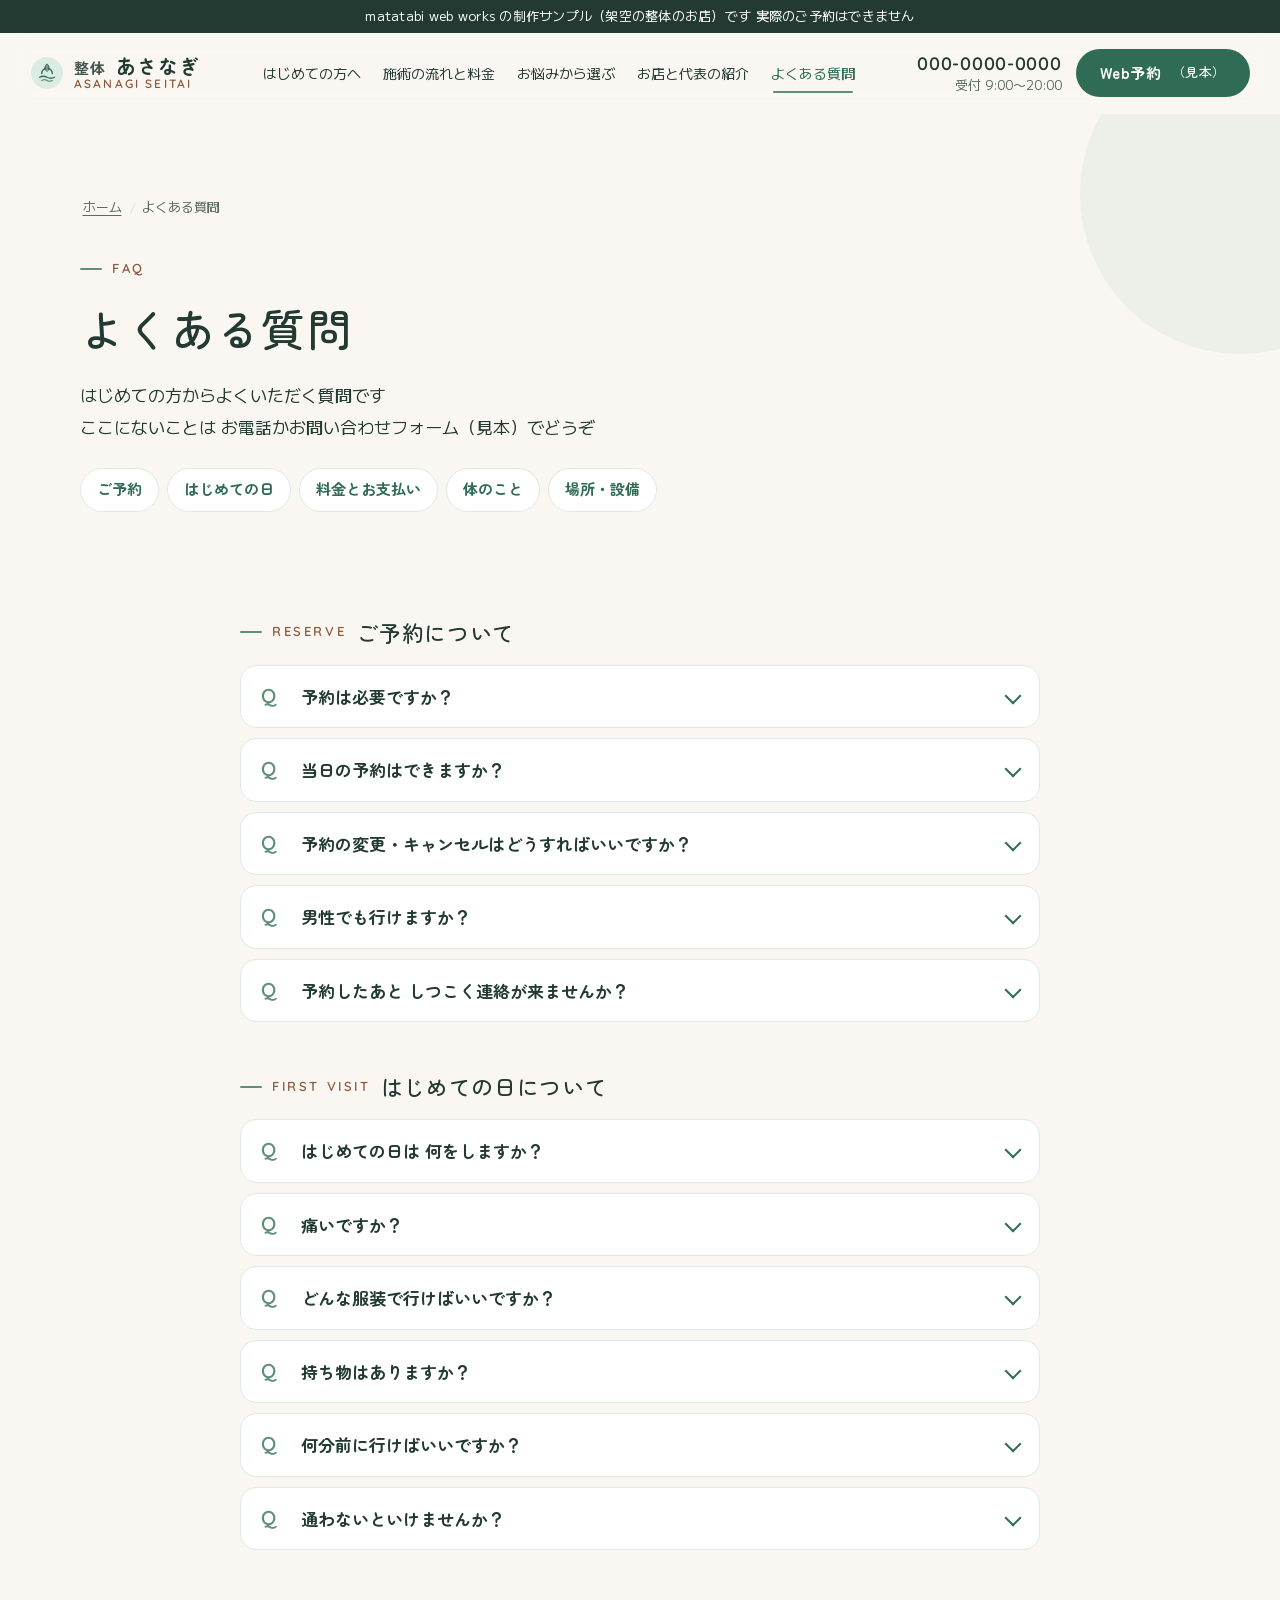
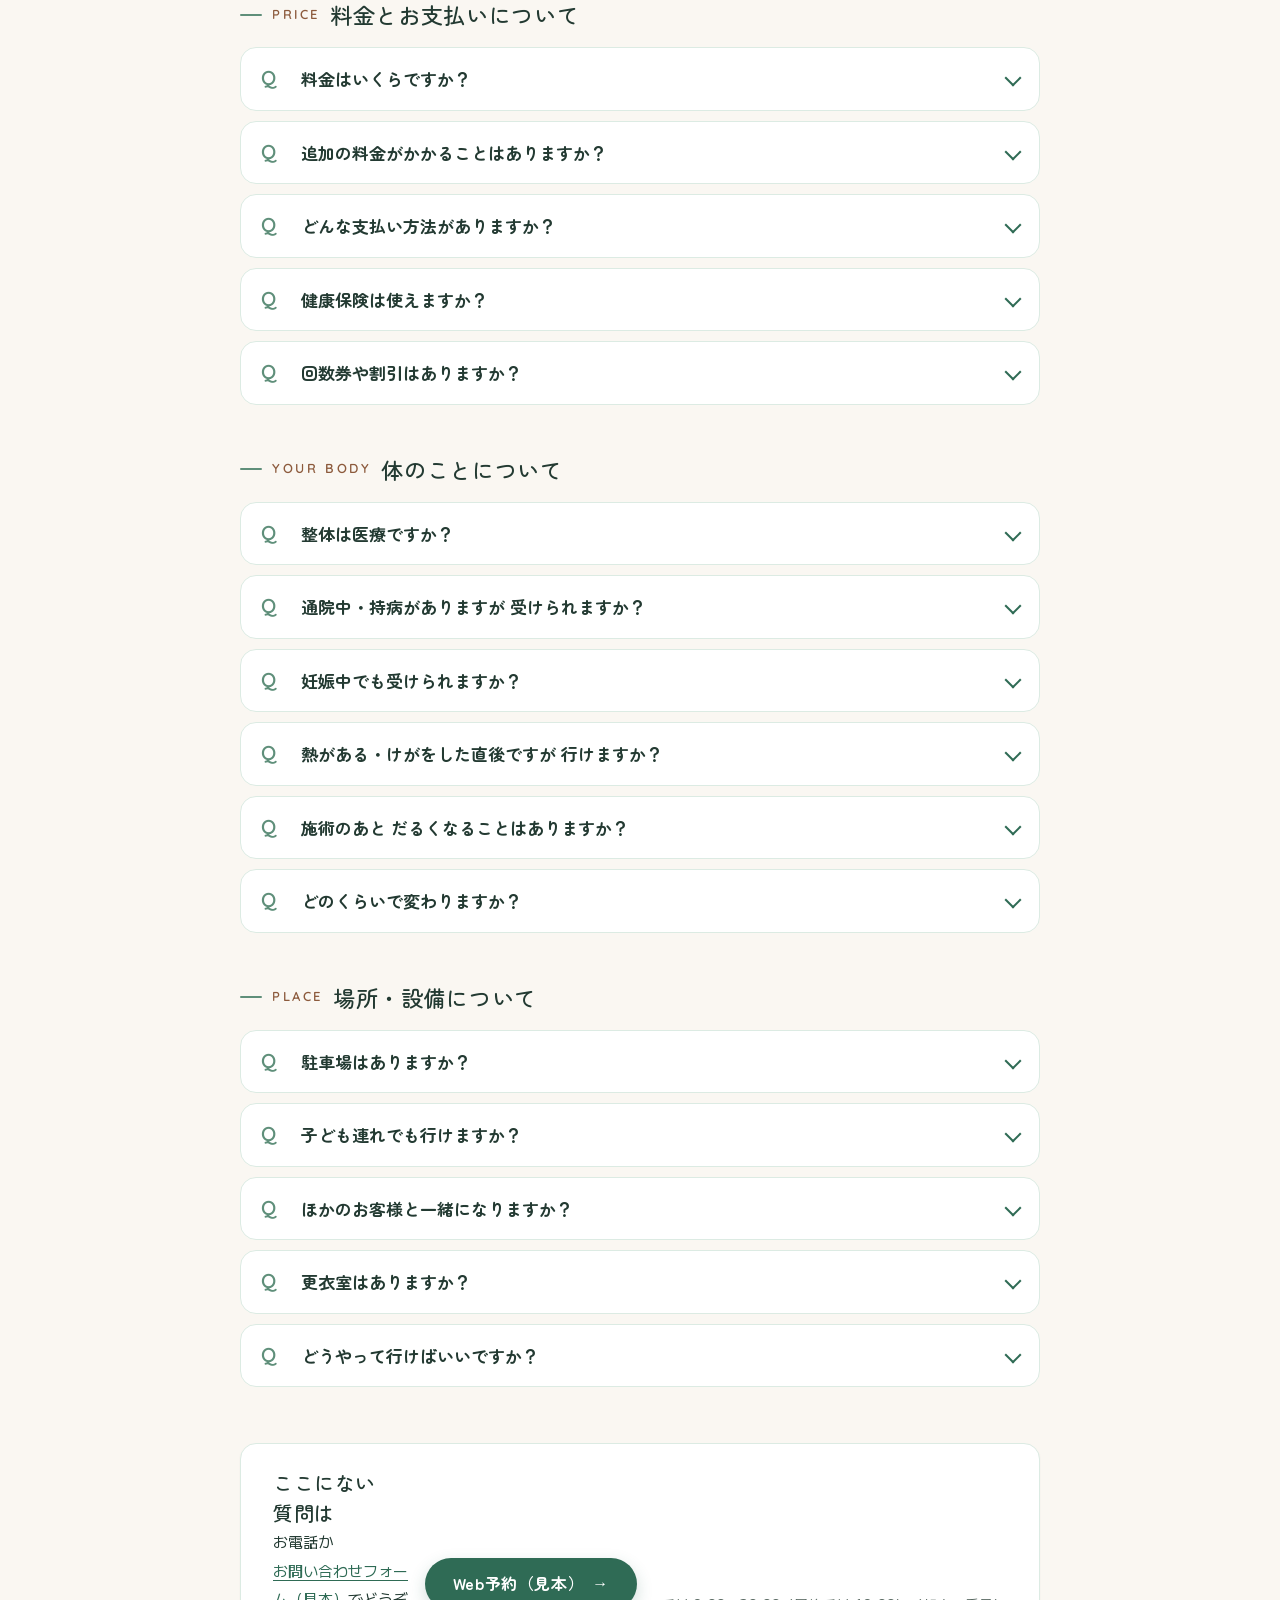
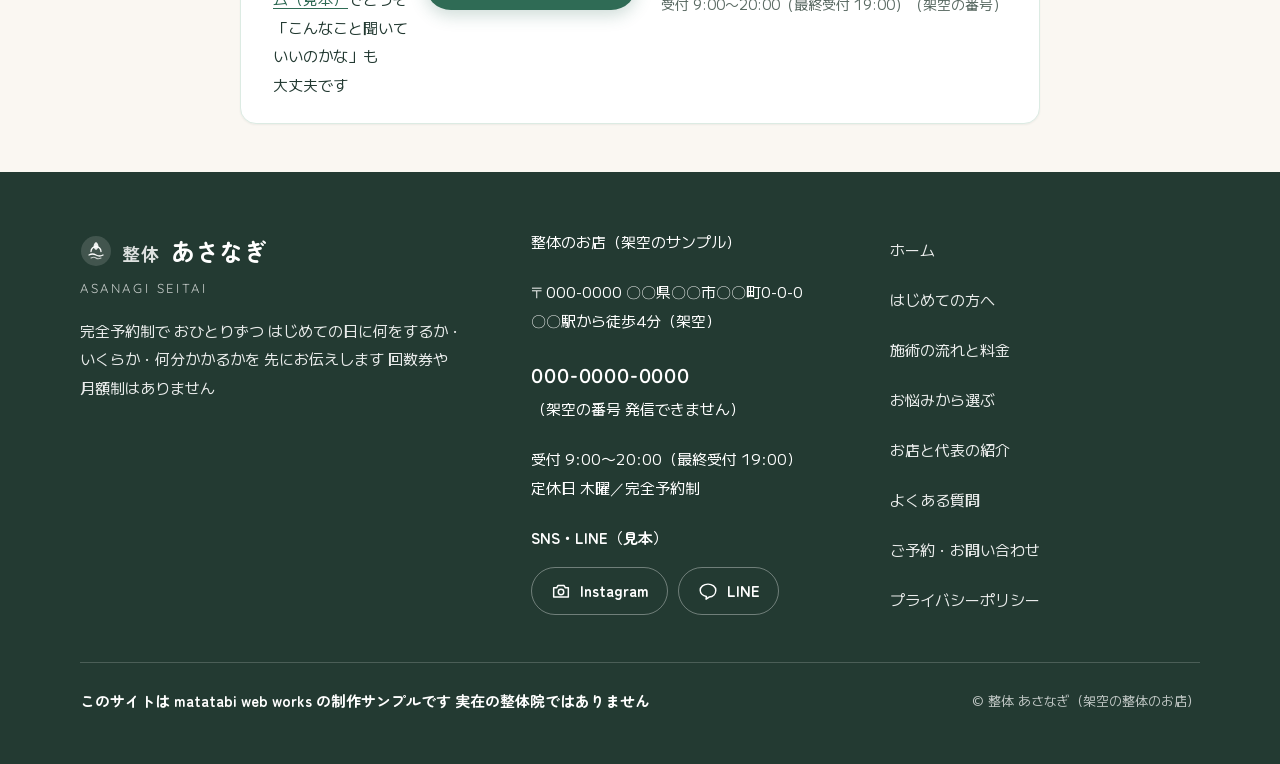
<file: faq.html>
<!DOCTYPE html>
<html lang="ja" class="no-js" data-moji="d">
<head>
  <meta charset="UTF-8">
  <meta name="viewport" content="width=device-width, initial-scale=1">
  <meta name="robots" content="noindex">
  <meta name="format-detection" content="telephone=no">
  <title>よくある質問｜予約・はじめての日・料金・体のこと・場所｜整体 あさなぎ（制作サンプル）</title>
  <meta name="description" content="整体 あさなぎによく寄せられる質問。予約の仕方、はじめての日に何をするか、痛いかどうか、服装、料金とお支払い、通う回数、妊娠中や通院中のこと、子ども連れ、駐車場、男性も来られるかなど。">
  <meta property="og:title" content="よくある質問｜予約・はじめての日・料金・体のこと・場所｜整体 あさなぎ（制作サンプル）">
  <meta property="og:description" content="整体 あさなぎによく寄せられる質問。予約の仕方、はじめての日に何をするか、痛いかどうか、服装、料金とお支払い、通う回数、妊娠中や通院中のこと、子ども連れ、駐車場、男性も来られるかなど。">
  <meta property="og:type" content="website">
  <meta property="og:site_name" content="整体 あさなぎ（制作サンプル・架空の整体のお店）">
  <meta property="og:locale" content="ja_JP">
  <meta name="theme-color" content="#2F6B55">
  <link rel="icon" href="images/favicon.svg" type="image/svg+xml">
  <link rel="preconnect" href="https://fonts.googleapis.com">
  <link rel="preconnect" href="https://fonts.gstatic.com" crossorigin>
  <link rel="stylesheet" data-font="head" href="https://fonts.googleapis.com/css2?family=Zen+Maru+Gothic:wght@500&amp;text=%22%23%25%28%29%2C-.%2F0123456789%3A%3C%3D%3EABCDEFIJLNOPRSTUVWY%5B%5D_abcdefghijklmnoprstuvwxyz%E2%80%94%E2%86%92%E2%97%8B%E3%80%81%E3%80%82%E3%80%9C%E3%81%82%E3%81%84%E3%81%86%E3%81%88%E3%81%8A%E3%81%8B%E3%81%8C%E3%81%8D%E3%81%8E%E3%81%8F%E3%81%91%E3%81%93%E3%81%94%E3%81%95%E3%81%97%E3%81%98%E3%81%99%E3%81%9A%E3%81%9B%E3%81%9F%E3%81%A0%E3%81%A1%E3%81%A3%E3%81%A4%E3%81%A6%E3%81%A7%E3%81%A8%E3%81%A9%E3%81%AA%E3%81%AB%E3%81%AE%E3%81%AF%E3%81%B0%E3%81%B8%E3%81%B9%E3%81%BB%E3%81%BE%E3%82%81%E3%82%82%E3%82%84%E3%82%88%E3%82%89%E3%82%8A%E3%82%8B%E3%82%8C%E3%82%8F%E3%82%92%E3%82%93%E3%82%A2%E3%82%A4%E3%82%A7%E3%82%AD%E3%82%AF%E3%82%B1%E3%82%B5%E3%82%B7%E3%82%B9%E3%82%BB%E3%83%81%E3%83%83%E3%83%88%E3%83%89%E3%83%8B%E3%83%90%E3%83%95%E3%83%97%E3%83%9D%E3%83%A1%E3%83%A3%E3%83%A5%E3%83%A9%E3%83%AA%E3%83%AB%E3%83%AC%E3%83%B3%E3%83%BB%E3%83%BC%E4%B8%80%E4%B8%AD%E4%BA%88%E4%BB%A5%E4%BC%91%E4%BD%93%E4%BD%95%E4%BD%9C%E4%BD%BF%E4%BF%9D%E4%BF%A1%E5%81%A5%E5%82%99%E5%85%88%E5%85%A5%E5%86%85%E5%86%86%E5%88%86%E5%88%B6%E5%88%B8%E5%89%8D%E5%89%B2%E5%8A%9B%E5%8A%A0%E5%8B%95%E5%8C%BB%E5%8D%B0%E5%8F%97%E5%8F%B7%E5%90%88%E5%90%8C%E5%90%8D%E5%95%8F%E5%96%B6%E5%9B%9E%E5%9C%9F%E5%9C%A8%E5%9F%8B%E5%A0%B4%E5%A4%89%E5%A6%8A%E5%A8%A0%E5%AD%90%E5%AD%98%E5%AE%9A%E5%AE%9F%E5%AE%A2%E5%AE%A4%E5%AE%B9%E5%B0%91%E5%B1%8A%E5%B8%AD%E5%B9%B4%E5%BA%97%E5%BA%B7%E5%BC%95%E5%BD%93%E5%BE%8C%E5%BF%85%E6%80%A7%E6%84%8F%E6%89%80%E6%89%95%E6%8C%81%E6%94%AF%E6%95%B0%E6%95%B4%E6%96%87%E6%96%99%E6%96%B9%E6%96%BD%E6%97%A5%E6%99%82%E6%9B%B4%E6%9C%88%E6%9C%8D%E6%9C%A8%E6%9C%AC%E6%9D%A5%E6%A5%AD%E6%A7%98%E6%AE%8B%E6%B0%97%E6%B0%B4%E6%B3%95%E6%BA%80%E7%81%AB%E7%86%B1%E7%89%A9%E7%94%B7%E7%95%AA%E7%97%85%E7%97%9B%E7%99%82%E7%99%BA%E7%9B%AE%E7%9B%B4%E7%9F%AD%E7%A2%BA%E7%A7%BB%E7%A8%8E%E7%A9%BA%E7%B4%84%E7%B5%A1%E7%B7%92%E8%A1%8C%E8%A1%93%E8%A1%A3%E8%A3%85%E8%A6%81%E8%A6%8B%E8%A8%AD%E8%A8%BA%E8%A9%B1%E8%AA%8D%E8%B3%AA%E8%B5%A4%E8%BB%8A%E8%BE%BC%E8%BF%BD%E9%80%81%E9%80%9A%E9%80%A3%E9%81%B8%E9%87%91%E9%96%89%E9%96%8B%E9%96%93%E9%99%A2%E9%99%BA%E9%9A%9B%E9%9B%BB%E9%A0%85%E9%A7%90%EF%BC%88%EF%BC%89%EF%BC%8B%EF%BC%8F%EF%BC%9A%EF%BC%9F&amp;display=swap">
  <link rel="stylesheet" data-font="body" href="https://fonts.googleapis.com/css2?family=M+PLUS+2:wght@400&amp;text=%20%22%23%25%28%29%2C-.%2F0123456789%3A%3C%3D%3EABCDEFGIJKLNOPQRSTUVWY%5B%5D_abcdefghijklmnoprstuvwxyz%7B%7D%C2%A9%E2%80%94%E2%86%92%E2%97%8B%E3%80%81%E3%80%82%E3%80%87%E3%80%8C%E3%80%8D%E3%80%92%E3%80%9C%E3%81%82%E3%81%84%E3%81%86%E3%81%88%E3%81%8A%E3%81%8B%E3%81%8C%E3%81%8D%E3%81%8E%E3%81%8F%E3%81%90%E3%81%91%E3%81%93%E3%81%94%E3%81%95%E3%81%97%E3%81%98%E3%81%99%E3%81%9A%E3%81%9B%E3%81%9C%E3%81%9D%E3%81%9E%E3%81%9F%E3%81%A0%E3%81%A1%E3%81%A3%E3%81%A4%E3%81%A6%E3%81%A7%E3%81%A8%E3%81%A9%E3%81%AA%E3%81%AB%E3%81%AE%E3%81%AF%E3%81%B0%E3%81%B2%E3%81%B6%E3%81%B8%E3%81%B9%E3%81%BB%E3%81%BE%E3%81%BF%E3%82%81%E3%82%82%E3%82%83%E3%82%84%E3%82%86%E3%82%88%E3%82%89%E3%82%8A%E3%82%8B%E3%82%8C%E3%82%8D%E3%82%8F%E3%82%92%E3%82%93%E3%82%A2%E3%82%A4%E3%82%A7%E3%82%A9%E3%82%AB%E3%82%AD%E3%82%AF%E3%82%B0%E3%82%B1%E3%82%B3%E3%82%B5%E3%82%B7%E3%82%B8%E3%82%B9%E3%82%BB%E3%82%BF%E3%83%81%E3%83%83%E3%83%88%E3%83%89%E3%83%8B%E3%83%90%E3%83%91%E3%83%93%E3%83%95%E3%83%97%E3%83%99%E3%83%9B%E3%83%9D%E3%83%A0%E3%83%A1%E3%83%A3%E3%83%A5%E3%83%A9%E3%83%AA%E3%83%AB%E3%83%AC%E3%83%B3%E3%83%BB%E3%83%BC%E4%B8%80%E4%B8%88%E4%B8%8A%E4%B8%8B%E4%B8%8D%E4%B8%AD%E4%B8%BB%E4%BA%88%E4%BA%8B%E4%BA%A4%E4%BA%BA%E4%BB%8B%E4%BB%95%E4%BB%98%E4%BB%A3%E4%BB%A5%E4%BC%91%E4%BC%9D%E4%BD%93%E4%BD%95%E4%BD%9C%E4%BD%BF%E4%BE%BF%E4%BF%9D%E4%BF%A1%E5%80%8B%E5%81%A5%E5%82%99%E5%85%88%E5%85%90%E5%85%A5%E5%85%A8%E5%86%85%E5%86%86%E5%87%BA%E5%88%86%E5%88%A5%E5%88%A9%E5%88%B6%E5%88%B8%E5%89%8D%E5%89%B2%E5%8A%9B%E5%8A%A0%E5%8A%B9%E5%8B%95%E5%8B%A2%E5%8C%BB%E5%8D%B0%E5%8F%8E%E5%8F%97%E5%8F%A3%E5%8F%B3%E5%8F%B7%E5%90%88%E5%90%8C%E5%90%8D%E5%93%81%E5%95%8F%E5%96%B6%E5%9B%9E%E5%9B%B2%E5%9B%B3%E5%9B%BD%E5%9C%9F%E5%9C%A8%E5%9C%B0%E5%9F%8B%E5%A0%B4%E5%A3%B2%E5%A4%89%E5%A4%96%E5%A4%A7%E5%A4%AB%E5%A6%8A%E5%A7%BF%E5%A8%A0%E5%A9%A6%E5%AD%90%E5%AD%98%E5%AE%89%E5%AE%8C%E5%AE%9A%E5%AE%9F%E5%AE%A2%E5%AE%A4%E5%AE%B6%E5%AE%B9%E5%AF%BE%E5%B0%91%E5%B1%8A%E5%B1%8B%E5%B7%A6%E5%B7%AE%E5%B8%82%E5%B8%AB%E5%B8%AD%E5%B8%B3%E5%B9%B4%E5%BA%97%E5%BA%B7%E5%BB%BA%E5%BC%95%E5%BC%B1%E5%BC%B7%E5%BD%93%E5%BD%A2%E5%BE%85%E5%BE%8C%E5%BE%92%E5%BF%85%E6%80%A5%E6%80%A7%E6%82%A9%E6%84%8F%E6%84%9F%E6%85%8B%E6%85%AE%E6%89%80%E6%89%8B%E6%89%95%E6%8A%BC%E6%8C%81%E6%8E%A2%E6%94%AF%E6%95%B0%E6%95%B4%E6%96%87%E6%96%99%E6%96%B9%E6%96%BD%E6%97%A5%E6%97%A9%E6%99%82%E6%9A%AE%E6%9B%9C%E6%9B%B2%E6%9B%B4%E6%9B%B8%E6%9B%BF%E6%9C%80%E6%9C%88%E6%9C%8D%E6%9C%A8%E6%9C%AC%E6%9D%9F%E6%9D%A5%E6%9D%B1%E6%9E%9C%E6%9E%A0%E6%9E%B6%E6%A0%BC%E6%A5%AD%E6%A6%82%E6%A7%98%E6%A8%AA%E6%A9%9F%E6%AC%A1%E6%AD%A9%E6%AE%8B%E6%B0%97%E6%B0%B4%E6%B1%BA%E6%B2%BB%E6%B3%95%E6%B3%A3%E6%B5%81%E6%B8%A1%E6%BA%80%E7%81%AB%E7%84%A1%E7%86%B1%E7%89%A9%E7%8A%B6%E7%8F%BE%E7%90%86%E7%94%A3%E7%94%B7%E7%94%BA%E7%95%AA%E7%97%85%E7%97%9B%E7%99%82%E7%99%BA%E7%99%BD%E7%9B%AE%E7%9B%B4%E7%9B%B8%E7%9C%8C%E7%9C%A0%E7%9D%80%E7%9F%A5%E7%9F%AD%E7%A2%BA%E7%A7%91%E7%A7%BB%E7%A8%8E%E7%A8%AE%E7%A9%BA%E7%AD%94%E7%AF%84%E7%B3%BB%E7%B4%84%E7%B4%B9%E7%B5%82%E7%B5%A1%E7%B6%9A%E7%B7%92%E8%81%9E%E8%87%AA%E8%96%AC%E8%A1%8C%E8%A1%93%E8%A1%A3%E8%A1%A8%E8%A3%85%E8%A6%81%E8%A6%8B%E8%A6%A7%E8%A7%92%E8%A8%97%E8%A8%AD%E8%A8%BA%E8%A9%B1%E8%AA%8D%E8%AA%BF%E8%AB%87%E8%B1%A1%E8%B2%A9%E8%B2%B8%E8%B3%87%E8%B3%AA%E8%B5%A4%E8%B6%8A%E8%BA%AB%E8%BB%8A%E8%BE%BC%E8%BF%8E%E8%BF%91%E8%BF%BD%E9%80%81%E9%80%94%E9%80%9A%E9%80%A3%E9%81%8E%E9%81%93%E9%81%A0%E9%81%B8%E9%83%A8%E9%87%91%E9%95%B7%E9%96%89%E9%96%8B%E9%96%93%E9%96%A2%E9%99%8D%E9%99%90%E9%99%A2%E9%99%BA%E9%9A%8E%E9%9A%9B%E9%9B%BB%E9%9F%B3%E9%A0%85%E9%A0%86%E9%A0%98%E9%A1%8D%E9%A1%9E%E9%A3%B2%E9%A7%85%E9%A7%90%E9%B3%B4%E9%BD%A2%EF%BC%88%EF%BC%89%EF%BC%8B%EF%BC%8F%EF%BC%9A%EF%BC%9F%EF%BD%9C&amp;display=swap">
  <link rel="stylesheet" data-font="en" href="https://fonts.googleapis.com/css2?family=Quicksand:wght@600&amp;text=%20%21%22%23%24%25%26%27%28%29%2A%2B%2C-.%2F0123456789%3A%3B%3C%3D%3E%3F%40ABCDEFGHIJKLMNOPQRSTUVWXYZ%5B%5C%5D%5E_%60abcdefghijklmnopqrstuvwxyz%7B%7C%7D~&amp;display=swap">
  <link rel="stylesheet" href="css/style.css?v=20261031-4">
  <script src="js/main.js?v=20261010-1" defer></script>
</head>
<body class="has-fixed-cta">
  <a class="skip-link" href="#main">本文へ<wbr>移動</a>
  <p data-clauses="1" data-wrap="phrase" class="sample-notice"><span class="kc">matatabi web works の<wbr>制作サンプル<wbr>（架空の<wbr>整体の<wbr>お店）です</span> <span class="kc"><wbr>実際の<wbr>ご予約は<wbr>できません</span></p>
  <header class="site-header">
    <div class="container site-header__inner">
      <a href="index.html" class="site-logo" aria-label="整体 あさなぎ ホーム">
        <img src="images/logo-mark.svg" alt="" width="34" height="34">
        <span class="site-logo__text"><span class="site-logo__name"><span class="site-logo__kind">整体</span> あさなぎ</span><span class="site-logo__sub">ASANAGI SEITAI</span></span>
      </a>
      <nav class="global-nav" id="global-nav" aria-label="メインメニュー">
        <ul class="global-nav__list">
          <li data-wrap="phrase" class="global-nav__home"><a href="index.html"><span>ホーム</span></a></li>
          <li data-wrap="phrase"><a href="first.html"><span>はじめての<wbr>方へ</span></a></li>
          <li data-wrap="phrase"><a href="flow.html"><span>施術の<wbr>流れと<wbr>料金</span></a></li>
          <li data-wrap="phrase"><a href="concerns.html"><span>お悩みから<wbr>選ぶ</span></a></li>
          <li data-wrap="phrase"><a href="about.html"><span>お店と<wbr>代表の<wbr>紹介</span></a></li>
          <li data-wrap="phrase"><a href="faq.html" aria-current="page"><span>よく<wbr>ある<wbr>質問</span></a></li>
          <li data-wrap="phrase" class="global-nav__reserve-sp"><a href="reserve.html"><span>ご予約・<wbr>お問い合わせ</span></a></li>
        </ul>
        <div class="global-nav__cta">
          <a href="reserve.html#booking" class="btn btn--primary">Web予約<wbr>（見本）</a>
          <a href="reserve.html#contact" class="btn btn--secondary">ご質問・<wbr>お問い合わせ</a>
        </div>
        <div class="global-nav__tel">
          <p><button type="button" class="tel-number" data-sample-tel aria-describedby="nav-tel-status" style="background:none;border:0;padding:0;">000-0000-0000</button><br><span class="tel-sample">（架空の<wbr>番号です）</span></p>
          <p data-wrap="phrase" class="note">受付 9:00〜20:00<wbr>（最終受付 19:00）<wbr>／定休日 木曜</p>
          <p class="sns__status" id="nav-tel-status" role="status"></p>
        </div>
      </nav>
      <div class="header-actions">
        <div class="header-tel">
          <span class="tel-number" aria-label="電話番号 000-0000-0000（架空の番号）">000-0000-0000</span>
          <span class="tel-hours">受付 9:00〜20:00</span>
        </div>
        <a href="reserve.html#booking" class="btn btn--primary header-reserve">Web予約<small><wbr>（見本）</small></a>
        <button type="button" class="menu-toggle" aria-label="メニューを開く" aria-expanded="false" aria-controls="global-nav">
          <span class="menu-toggle__bars" aria-hidden="true"></span>
          <span class="menu-toggle__label" aria-hidden="true">メニュー</span>
        </button>
      </div>
    </div>
  </header>
  <main id="main">
    <div class="page-head">
      <span class="blob blob--1" aria-hidden="true"></span>
      <div class="container">
        <ol class="breadcrumb" aria-label="現在地"><li data-wrap="phrase"><a href="index.html">ホーム</a></li><li data-wrap="phrase">よく<wbr>ある<wbr>質問</li></ol>
        <span class="eyebrow" aria-hidden="true">FAQ</span>
        <h1 class="page-head__title">よく<wbr>ある<wbr>質問</h1>
        <p data-clauses="1" data-wrap="phrase" class="page-head__lead"><span class="kc">はじめての<wbr>方から<wbr>よく<wbr>いただく<wbr>質問です</span> <span class="kc"><wbr>ここに<wbr>ない<wbr>ことは お電話か<wbr>お問い合わせフォーム<wbr>（見本）で<wbr>どうぞ</span></p>
        <ul class="faq-nav" style="margin-top:24px" aria-label="質問の種類">
          <li data-wrap="phrase"><a href="#q-reserve">ご予約</a></li>
          <li data-wrap="phrase"><a href="#q-first">はじめての<wbr>日</a></li>
          <li data-wrap="phrase"><a href="#q-price">料金と<wbr>お支払い</a></li>
          <li data-wrap="phrase"><a href="#q-body">体の<wbr>こと</a></li>
          <li data-wrap="phrase"><a href="#q-place">場所・設備</a></li>
        </ul>
      </div>
    </div>

    <section class="section section--tight">
      <div class="container container--narrow">

        <div class="faq-group reveal" id="q-reserve" style="margin-top:0">
          <h2><span class="eyebrow" aria-hidden="true" style="margin:0">RESERVE</span>ご予約に<wbr>ついて</h2>
          <div class="faq-list">
            <details class="faq"><summary>予約は<wbr>必要ですか？</summary><div class="faq__answer"><p data-wrap="phrase">は<wbr>い 完全予<wbr>約制で おひとりずつ<wbr>お迎えしています Web予約<wbr>（見本）か お電話で<wbr>ご予約ください 空いていれば<wbr>当日の<wbr>ご予約も<wbr>できます</p></div></details>
            <details class="faq"><summary>当日の<wbr>予約は<wbr>できますか？</summary><div class="faq__answer"><p data-clauses="1" data-wrap="phrase"><span class="kc">空きが<wbr>あれば<wbr>できます</span> <span class="kc">Web予約<wbr>（見本）では 2時間<wbr>後以降の<wbr>枠が<wbr>選べます</span> <span class="kc"><wbr>それより<wbr>早い<wbr>時間は お電話で<wbr>ご確認ください</span></p></div></details>
            <details class="faq"><summary>予約の<wbr>変更・キャンセルは<wbr>どうすればいいですか？</summary><div class="faq__answer"><p>前日までに お電話か<wbr>Web予約<wbr>（見本）<wbr>で<wbr>ご連絡ください 当日の<wbr>場合も まずは<wbr>お電話を 体調が<wbr>すぐれない<wbr>ときは 無理を<wbr>なさらないでください 見本の<wbr>サイトの<wbr>ため キャンセル<wbr>料は<wbr>設定していません</p></div></details>
            <details class="faq"><summary>男性でも<wbr>行けますか？</summary><div class="faq__answer"><p data-clauses="1" data-wrap="phrase"><span class="kc">は<wbr>い</span> <span class="kc"><wbr>年齢・性別を<wbr>問わず どなたでも<wbr>お越しいただけます</span> <span class="kc"><wbr>代表は<wbr>男性です</span></p></div></details>
            <details class="faq"><summary>予約した<wbr>あと しつ<wbr>こく<wbr>連絡が<wbr>来ませんか？</summary><div class="faq__answer"><p data-clauses="1" data-wrap="phrase"><span class="kc">来ません</span> <span class="kc"><wbr>ご予約の<wbr>確認の<wbr>ご連絡を<wbr>1回するだけです</span> <span class="kc"><wbr>こちらから 次の<wbr>予約の<wbr>お電話や<wbr>メッセージを<wbr>お送りする<wbr>ことは<wbr>ありません</span></p></div></details>
          </div>
        </div>

        <div class="faq-group reveal" id="q-first">
          <h2><span class="eyebrow" aria-hidden="true" style="margin:0">FIRST VISIT</span>はじめての<wbr>日に<wbr>ついて</h2>
          <div class="faq-list">
            <details class="faq"><summary>はじめての<wbr>日は 何を<wbr>しますか？</summary><div class="faq__answer"><p>3つです お話を<wbr>うかが<wbr>う<wbr>（問診・約15分） 施術<wbr>（約45分） セルフケアの<wbr>お話<wbr>（約10分） ぜんぶで<wbr>約75分です くわしくは<a href="first.html"><wbr>はじめての<wbr>方へ</a>を<wbr>ご覧ください</p></div></details>
            <details class="faq"><summary>痛いですか？</summary><div class="faq__answer"><p>強く<wbr>押しません 急な<wbr>動きや 音の<wbr>鳴るような<wbr>動きもしません 「痛い」「もう<wbr>少し<wbr>弱く」は その<wbr>場で<wbr>おっしゃってください 遠慮は<wbr>要りません</p></div></details>
            <details class="faq"><summary>どんな<wbr>服装で<wbr>行けばいいですか？</summary><div class="faq__answer"><p data-clauses="1" data-wrap="phrase"><span class="kc">動きやすい<wbr>服が<wbr>おすすめですが お仕事の<wbr>服の<wbr>ままでも<wbr>大丈夫です</span> <span class="kc"><wbr>着替え<wbr>（上下）を<wbr>無料で<wbr>お貸ししています</span></p></div></details>
            <details class="faq"><summary>持ち物は<wbr>ありますか？</summary><div class="faq__answer"><p data-clauses="1" data-wrap="phrase"><span class="kc">とくに<wbr>ありません</span> <span class="kc"><wbr>お薬を<wbr>飲んでいる方は お薬手帳が<wbr>あれば<wbr>お見せ<wbr>ください</span></p></div></details>
            <details class="faq"><summary>何分前に<wbr>行けばいいですか？</summary><div class="faq__answer"><p data-clauses="1" data-wrap="phrase"><span class="kc">5分ほど前に<wbr>お越しください</span> <span class="kc"><wbr>早すぎると 前の<wbr>お客様が<wbr>まだいらっしゃることがあります<wbr>（おひとりずつの<wbr>ため）</span></p></div></details>
            <details class="faq"><summary>通わないと<wbr>いけませんか？</summary><div class="faq__answer"><p>いいえ 通う<wbr>回数は こちらから<wbr>決めません 回数券や<wbr>月額制も<wbr>ありません 「次は<wbr>いつ？」と<wbr>聞かれたら<wbr>目安を<wbr>お答えしますが 決めるのは<wbr>あなたです 1回だけでも もちろん<wbr>大丈夫です</p></div></details>
          </div>
        </div>

        <div class="faq-group reveal" id="q-price">
          <h2><span class="eyebrow" aria-hidden="true" style="margin:0">PRICE</span>料金と<wbr>お支払いに<wbr>ついて</h2>
          <div class="faq-list">
            <details class="faq"><summary>料金は<wbr>いくらですか？</summary><div class="faq__answer"><p>はじめての<wbr>方は<wbr>約75分 7,700円 2回目からは 60分 6,600円／短め 30分 3,850円 すべて<wbr>税込・1回ごとです 追加の<wbr>料金は<wbr>ありません <a href="flow.html#price"><wbr>料金表</a>も<wbr>ご覧ください</p></div></details>
            <details class="faq"><summary>追加の<wbr>料金が<wbr>かかる<wbr>ことは<wbr>ありますか？</summary><div class="faq__answer"><p data-clauses="1" data-wrap="phrase"><span class="kc">ありません</span> <span class="kc"><wbr>施術の<wbr>途中で<wbr>「追加」を<wbr>おすすめする<wbr>こともありません</span> <span class="kc"><wbr>物品の<wbr>販売も<wbr>していません</span></p></div></details>
            <details class="faq"><summary>どんな<wbr>支払い方法が<wbr>ありますか？</summary><div class="faq__answer"><p data-clauses="1" data-wrap="phrase"><span class="kc">現金・クレジットカード・交通系IC<wbr>（見本）が<wbr>使えます</span> <span class="kc"><wbr>お支払いは<wbr>施術の<wbr>あとです</span> <span class="kc"><wbr>領収書は<wbr>その<wbr>場で<wbr>お渡しします</span></p></div></details>
            <details class="faq"><summary>健康保険は<wbr>使えますか？</summary><div class="faq__answer"><p data-clauses="1" data-wrap="phrase"><span class="kc">使えません</span> <span class="kc"><wbr>整体は<wbr>保険の<wbr>対象外で 全額<wbr>ご自身の<wbr>お支払いです</span></p></div></details>
            <details class="faq"><summary>回数券や<wbr>割引は<wbr>ありますか？</summary><div class="faq__answer"><p data-clauses="1" data-wrap="phrase"><span class="kc">ありません</span> <span class="kc"><wbr>はじめての<wbr>方も<wbr>2回目からも 表の<wbr>とおりの<wbr>1つの<wbr>金額です</span></p></div></details>
          </div>
        </div>

        <div class="faq-group reveal" id="q-body">
          <h2><span class="eyebrow" aria-hidden="true" style="margin:0">YOUR BODY</span>体の<wbr>ことに<wbr>ついて</h2>
          <div class="faq-list">
            <details class="faq"><summary>整体は<wbr>医療ですか？</summary><div class="faq__answer"><p>いいえ 当店は<wbr>医療機関ではありません 病気やけがの<wbr>ことは 医療機関へ<wbr>ご相談ください 整体師は<wbr>国家資格ではありません 体調に<wbr>不安の<wbr>ある方は 先に<wbr>医療機関へ<wbr>ご相談ください</p></div></details>
            <details class="faq"><summary>通院中・持病が<wbr>ありますが 受けられますか？</summary><div class="faq__answer"><p>主治医に<wbr>ご相談の<wbr>うえ ご予約の<wbr>ときに<wbr>お知らせ<wbr>ください 内容に<wbr>よっては 施術を<wbr>お受けできない<wbr>ことや できる<wbr>ことが<wbr>限られる<wbr>ことがあります</p></div></details>
            <details class="faq"><summary>妊娠中でも<wbr>受けられますか？</summary><div class="faq__answer"><p>主治医<wbr>（産婦<wbr>人科）に<wbr>ご相談の<wbr>うえで<wbr>お越しください ご予約の<wbr>ときに 妊娠中である<wbr>こと・何か<wbr>月かを<wbr>お知らせ<wbr>ください 横に<wbr>なる<wbr>姿勢を<wbr>一緒に<wbr>探し 無理の<wbr>ない<wbr>範囲で<wbr>おこないます お受けできないこともあります</p></div></details>
            <details class="faq"><summary>熱が<wbr>ある<wbr>・けがを<wbr>した<wbr>直後ですが 行けますか？</summary><div class="faq__answer"><p>発熱が<wbr>ある<wbr>とき 強い<wbr>痛みが<wbr>急に<wbr>出た<wbr>とき けがを<wbr>した<wbr>直後は 施術を<wbr>お受けできません まず<wbr>医療機関へ ご予約の<wbr>変更は 遠慮なく<wbr>ご連絡ください</p></div></details>
            <details class="faq"><summary>施術の<wbr>あと だるくなる<wbr>ことは<wbr>ありますか？</summary><div class="faq__answer"><p>人に<wbr>よっては だる<wbr>さや<wbr>眠気を<wbr>感じることがあります その<wbr>日は<wbr>ゆっくり<wbr>お過ごしください 長く<wbr>続く<wbr>とき 強い<wbr>ときは 医療機関へ<wbr>ご相談ください 効果には<wbr>個人差が<wbr>あります</p></div></details>
            <details class="faq"><summary>どの<wbr>くらいで<wbr>変わりますか？</summary><div class="faq__answer"><p>お約束は<wbr>できません からだの<wbr>状態や<wbr>暮らしに<wbr>よって 感じ方は<wbr>人それぞれです 「変わった<wbr>気が<wbr>しない」と<wbr>感じたら そのまま<wbr>お伝えください 一緒に している<wbr>ことを<wbr>見直します</p></div></details>
          </div>
        </div>

        <div class="faq-group reveal" id="q-place">
          <h2><span class="eyebrow" aria-hidden="true" style="margin:0">PLACE</span>場所・設備に<wbr>ついて</h2>
          <div class="faq-list">
            <details class="faq"><summary>駐車場は<wbr>ありますか？</summary><div class="faq__answer"><p data-clauses="1" data-wrap="phrase"><span class="kc">お店の<wbr>駐車場は<wbr>ありません</span> <span class="kc"><wbr>近くに<wbr>コインパーキングが<wbr>あります<wbr>（架空）</span> <span class="kc">〇〇駅から<wbr>徒歩4分<wbr>（架空）ですので 電車も<wbr>便利です</span></p></div></details>
            <details class="faq" id="child"><summary>子ども<wbr>連れでも<wbr>行けますか？</summary><div class="faq__answer"><p>は<wbr>い おひとりずつの<wbr>部屋なので ほかの<wbr>お客様に<wbr>気を<wbr>使う<wbr>必要は<wbr>ありません ベビーカーの<wbr>まま<wbr>部屋に<wbr>入れます お子さまが<wbr>泣いても<wbr>大丈夫です 託児は<wbr>ありませんので お子さまと<wbr>一緒の<wbr>部屋で<wbr>過ごしていただく<wbr>形に<wbr>なります</p></div></details>
            <details class="faq"><summary>ほかの<wbr>お客様と<wbr>一緒に<wbr>なりますか？</summary><div class="faq__answer"><p data-clauses="1" data-wrap="phrase"><span class="kc">なりません</span> <span class="kc"><wbr>部屋は<wbr>1つで おひとりずつ<wbr>お迎えしています</span> <span class="kc"><wbr>待合も<wbr>ありませんので 予約の<wbr>5分前くらいに<wbr>お越しください</span></p></div></details>
            <details class="faq"><summary>更衣室は<wbr>ありますか？</summary><div class="faq__answer"><p data-clauses="1" data-wrap="phrase"><span class="kc">あります</span> <span class="kc"><wbr>着替え<wbr>（上下）も<wbr>無料で<wbr>お貸ししています</span></p></div></details>
            <details class="faq"><summary>どうやって行けばいいですか？</summary><div class="faq__answer"><p>〇〇駅の<wbr>東口を<wbr>出て 大通りを<wbr>右へ 2つ目の<wbr>角を<wbr>左に<wbr>曲がって すぐの<wbr>白い<wbr>建物の<wbr>1階です<wbr>（架空の<wbr>道順） <a href="about.html#info"><wbr>お店の<wbr>概要</a>に<wbr>見本の<wbr>地図が<wbr>あります</p></div></details>
          </div>
        </div>

        <div class="cta-mini reveal" style="margin-top:56px">
          <div>
            <h2 style="font-size:1.25rem">ここに<wbr>ない<wbr>質問は</h2>
            <p data-wrap="phrase">お電話か <a href="reserve.html#contact"><wbr>お問い合わせフォーム<wbr>（見本）</a>で<wbr>どうぞ 「こんな<wbr>こと<wbr>聞いて<wbr>いいのかな」も 大丈夫です</p>
          </div>
          <div class="cta-mini__actions">
            <a href="reserve.html#booking" class="btn btn--primary">Web予約<wbr>（見本）<span class="arrow"><wbr>→</span></a>
            <p data-wrap="phrase" class="cta__tel" style="align-items:flex-start"><span class="tel-number">000-0000-0000</span><span class="note">受付 9:00〜20:00<wbr>（最終受付 19:00）<wbr>（架空の<wbr>番号）</span></p>
          </div>
        </div>
      </div>
    </section>
  </main>
  <footer class="site-footer">
    <div class="container">
      <div class="site-footer__top">
        <div>
          <p class="site-footer__name"><img src="images/logo-mark-white.svg" alt="" width="32" height="32"><span><span class="site-logo__kind">整体</span> あさなぎ</span></p>
          <p class="site-footer__sub">ASANAGI SEITAI</p>
          <p data-wrap="phrase" class="site-footer__promise">完全予<wbr>約制で おひとりずつ はじめての<wbr>日に<wbr>何を<wbr>するか・いくらか・<wbr>何<wbr>分かかるかを 先に<wbr>お伝えします 回数券や<wbr>月額制は<wbr>ありません</p>
        </div>
        <div class="site-footer__info">
          <p data-wrap="phrase">整体の<wbr>お店<wbr>（架空の<wbr>サンプル）</p>
          <p data-wrap="phrase">〒000-0000 〇〇県〇〇市〇〇町0-0-0<br><span class="nowrap">〇〇駅から<wbr>徒歩4分<wbr>（架空）</span></p>
          <p data-wrap="phrase"><span class="tel-number">000-0000-0000</span><br><span class="nowrap">（架空の<wbr>番号 発信できません）</span></p>
          <p data-wrap="phrase">受付 <span class="nowrap">9:00〜20:00<wbr>（最終受付 19:00）</span><br>定休日 木曜／完全予<wbr>約制</p>
          <div class="sns">
            <p data-wrap="phrase" class="sns__title">SNS・LINE<wbr>（見本）</p>
            <ul class="sns__list">
              <li><button type="button" class="sns-btn" data-sample-sns="Instagram" aria-describedby="sns-status-footer"><svg viewBox="0 0 24 24" aria-hidden="true" focusable="false"><path d="M4 8.5h3.2l1.6-2.5h6.4l1.6 2.5H20v10H4z" fill="none" stroke="currentColor" stroke-width="1.6" stroke-linejoin="round"/><circle cx="12" cy="13.2" r="3" fill="none" stroke="currentColor" stroke-width="1.6"/></svg><span>Instagram</span></button></li>
              <li><button type="button" class="sns-btn" data-sample-sns="LINE" aria-describedby="sns-status-footer"><svg viewBox="0 0 24 24" aria-hidden="true" focusable="false"><path d="M12 4.5c-4.7 0-8.5 3-8.5 6.8 0 3.3 2.9 6 6.8 6.6l-.4 3 3.3-2.3c4.3-.3 7.3-3.4 7.3-7.3 0-3.8-3.8-6.8-8.5-6.8z" fill="none" stroke="currentColor" stroke-width="1.6" stroke-linejoin="round"/></svg><span>LINE</span></button></li>
            </ul>
            <p class="sns__status" id="sns-status-footer" role="status"></p>
          </div>
        </div>
        <nav class="site-footer__nav" aria-label="フッターメニュー">
          <ul>
            <li data-wrap="phrase"><a href="index.html">ホーム</a></li>
            <li data-wrap="phrase"><a href="first.html">はじめての<wbr>方へ</a></li>
            <li data-wrap="phrase"><a href="flow.html">施術の<wbr>流れと<wbr>料金</a></li>
            <li data-wrap="phrase"><a href="concerns.html">お悩みから<wbr>選ぶ</a></li>
            <li data-wrap="phrase"><a href="about.html">お店と<wbr>代表の<wbr>紹介</a></li>
            <li data-wrap="phrase"><a href="faq.html" aria-current="page">よく<wbr>ある<wbr>質問</a></li>
            <li data-wrap="phrase"><a href="reserve.html">ご予約・<wbr>お問い合わせ</a></li>
            <li data-wrap="phrase"><a href="privacy.html">プライバシーポリシー</a></li>
          </ul>
        </nav>
      </div>
      <div class="site-footer__bottom">
        <p data-clauses="1" data-wrap="phrase" class="site-footer__sample"><span class="kc">この<wbr>サイトは matatabi web works の<wbr>制作<wbr>サンプルです</span> <span class="kc"><wbr>実在の<wbr>整体院ではありません</span></p>
        <small class="site-footer__copy">© 整体 あさなぎ<wbr>（架空の<wbr>整体の<wbr>お店）</small>
      </div>
    </div>
  </footer>
  <div class="fixed-cta">
    <button type="button" class="btn btn--secondary" data-sample-tel aria-describedby="fixed-status">電話<small><wbr>（見本）</small></button>
    <a href="reserve.html#booking" class="btn btn--primary">Web予約<small><wbr>（見本）</small></a>
    <p class="fixed-cta__status" id="fixed-status" role="status"></p>
  </div>
</body>
</html>
</file>
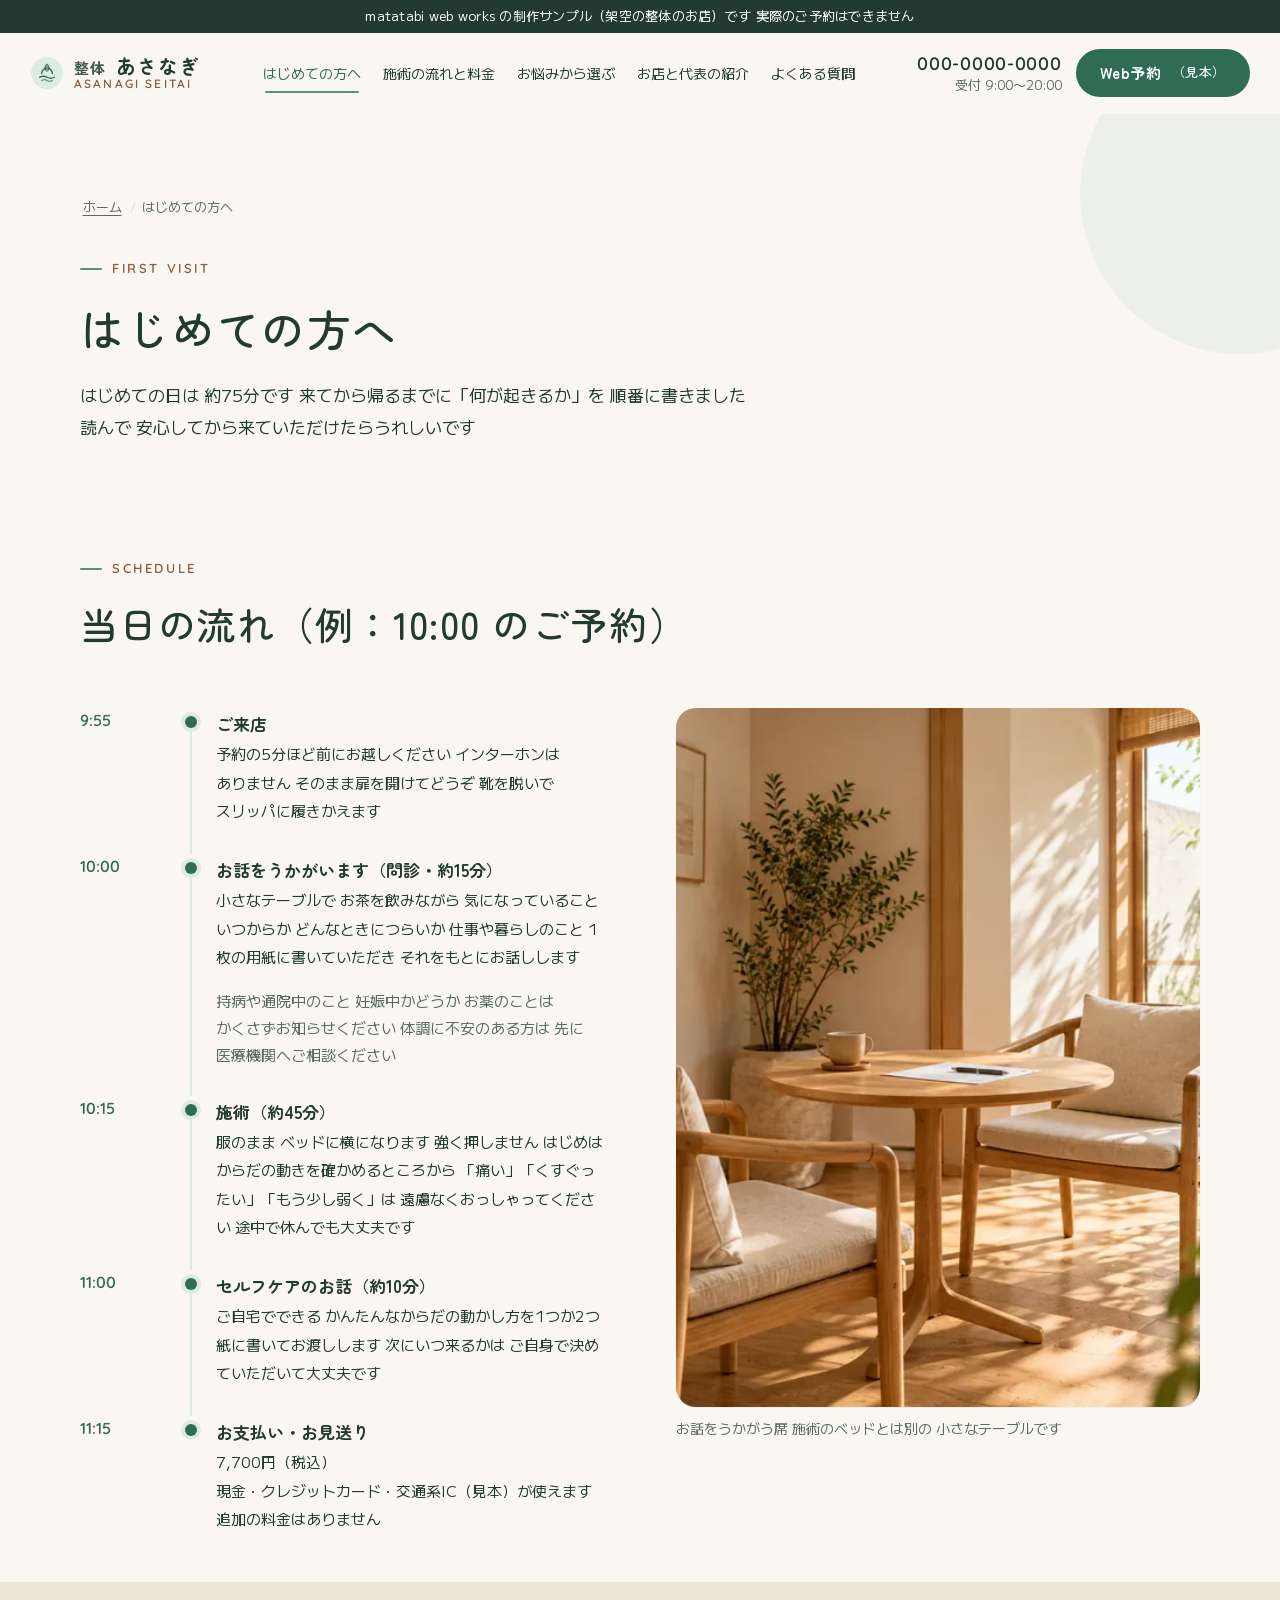
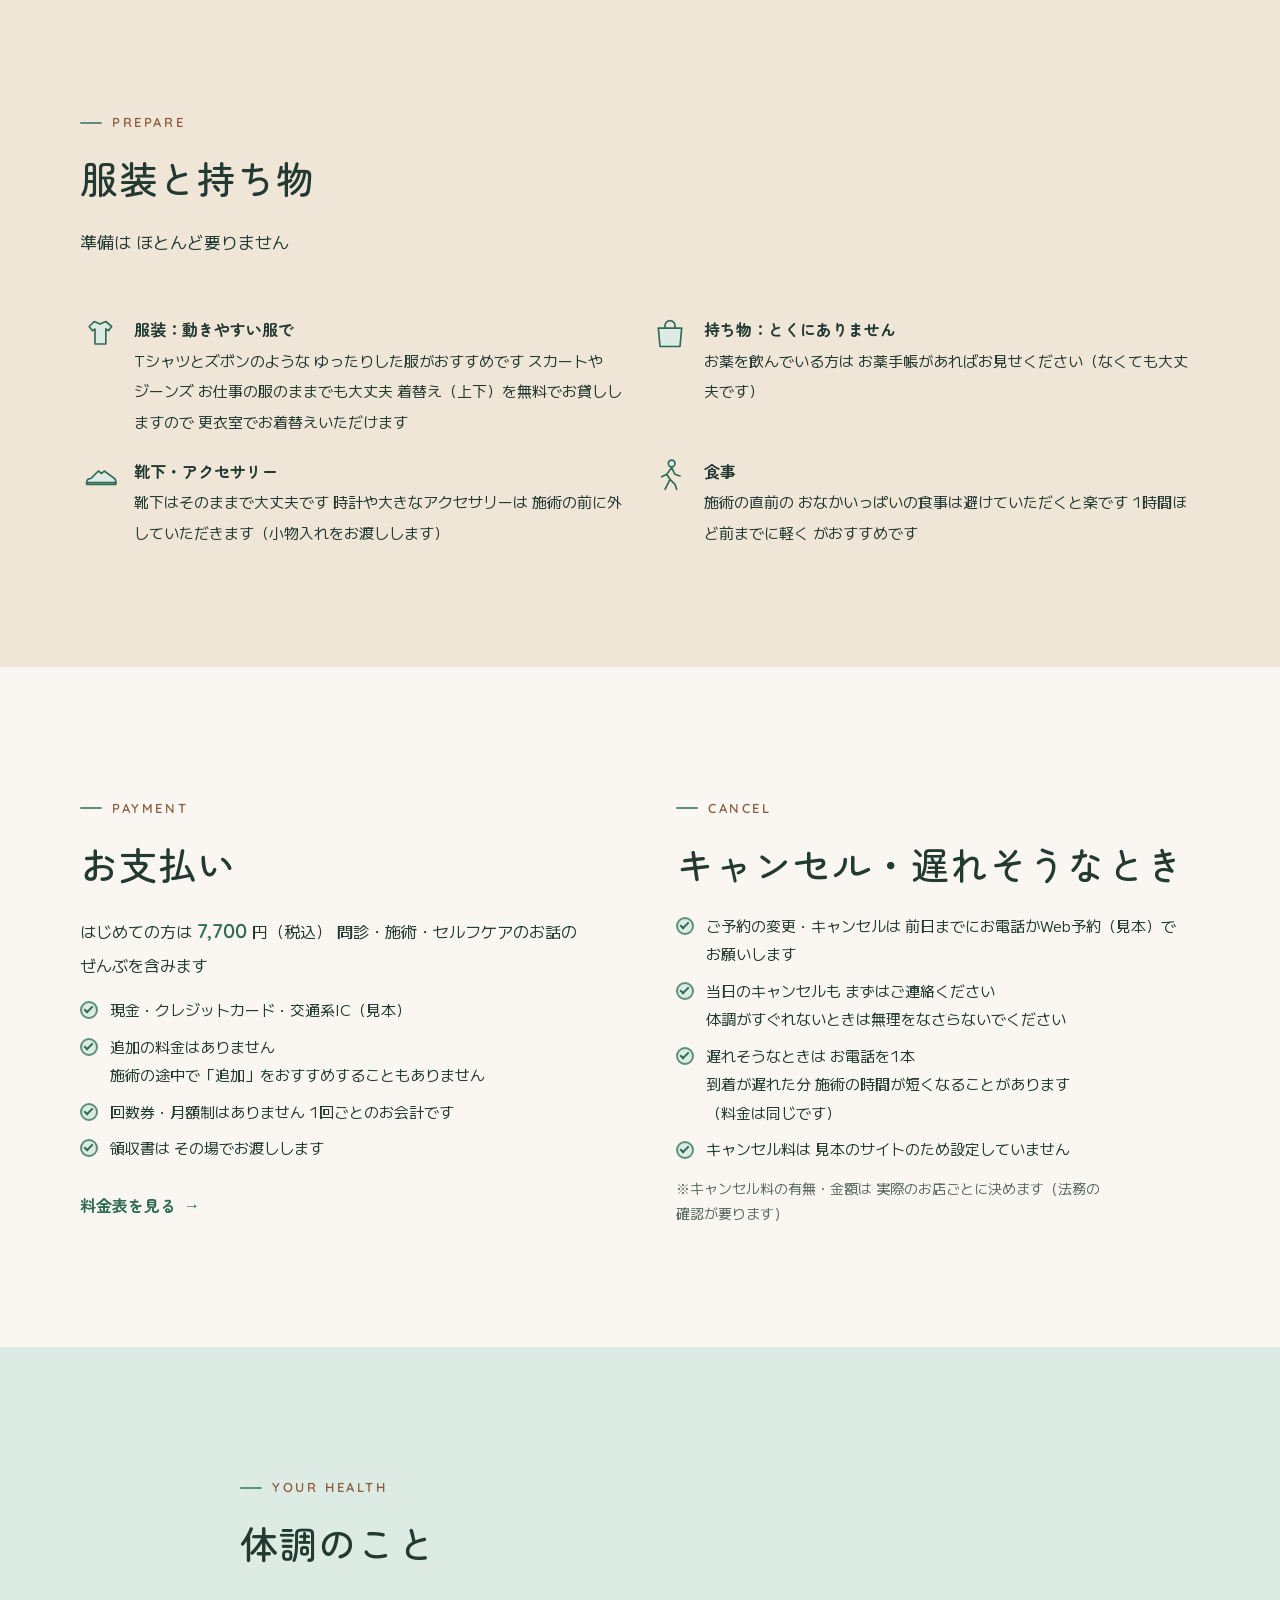
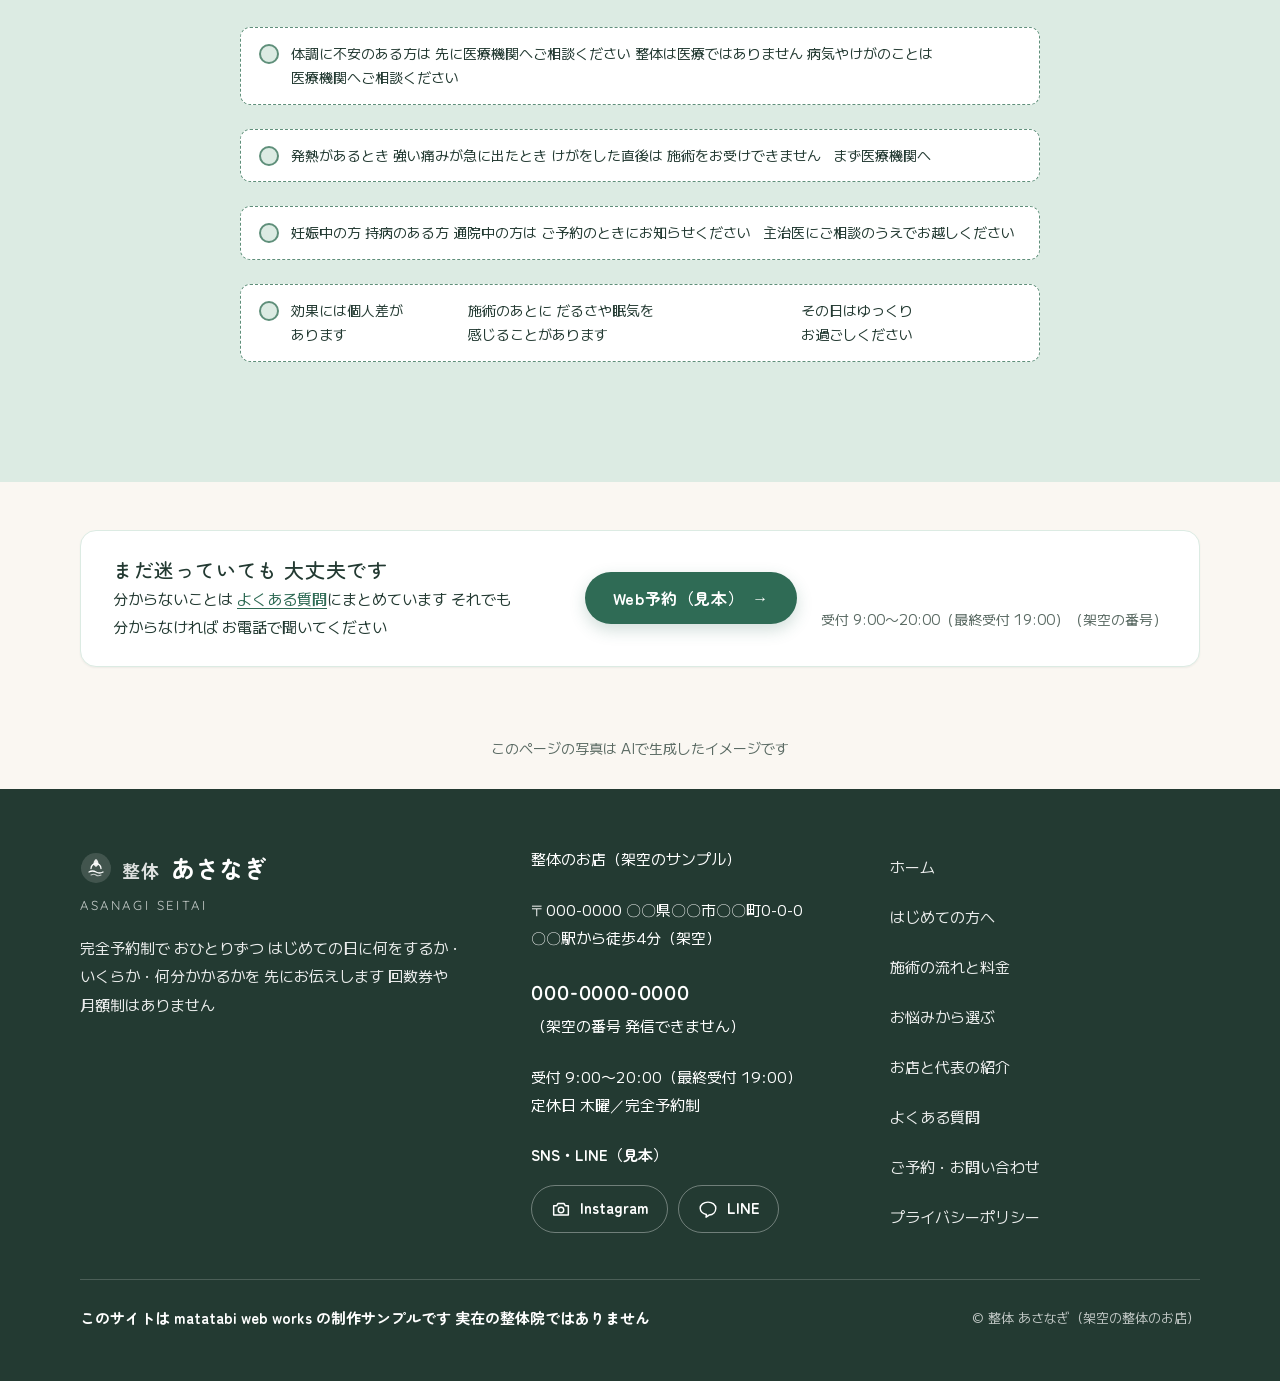
<file: first.html>
<!DOCTYPE html>
<html lang="ja" class="no-js" data-moji="d">
<head>
  <meta charset="UTF-8">
  <meta name="viewport" content="width=device-width, initial-scale=1">
  <meta name="robots" content="noindex">
  <meta name="format-detection" content="telephone=no">
  <title>はじめての方へ｜当日の流れ・所要時間・服装・持ち物・お支払い｜整体 あさなぎ（制作サンプル）</title>
  <meta name="description" content="整体 あさなぎにはじめて来られる方へ。当日の流れ（問診→施術→セルフケアのお話）、所要時間（約75分）、服装、持ち物、お支払い（税込 7,700円）、キャンセルの決まり、体調のことをまとめました。">
  <meta property="og:title" content="はじめての方へ｜当日の流れ・所要時間・服装・持ち物・お支払い｜整体 あさなぎ（制作サンプル）">
  <meta property="og:description" content="整体 あさなぎにはじめて来られる方へ。当日の流れ（問診→施術→セルフケアのお話）、所要時間（約75分）、服装、持ち物、お支払い（税込 7,700円）、キャンセルの決まり、体調のことをまとめました。">
  <meta property="og:type" content="website">
  <meta property="og:site_name" content="整体 あさなぎ（制作サンプル・架空の整体のお店）">
  <meta property="og:locale" content="ja_JP">
  <meta name="theme-color" content="#2F6B55">
  <link rel="icon" href="images/favicon.svg" type="image/svg+xml">
  <link rel="preconnect" href="https://fonts.googleapis.com">
  <link rel="preconnect" href="https://fonts.gstatic.com" crossorigin>
  <link rel="stylesheet" data-font="head" href="https://fonts.googleapis.com/css2?family=Zen+Maru+Gothic:wght@500&amp;text=%22%23%25%28%29%2C-.%2F0123456789%3A%3C%3D%3EEIJLNOPSW%5B%5D_abcdefghijklmnoprstuvwxyz%E2%80%94%E2%86%92%E2%97%8B%E3%80%81%E3%80%82%E3%80%9C%E3%81%82%E3%81%84%E3%81%86%E3%81%8A%E3%81%8B%E3%81%8C%E3%81%8D%E3%81%8E%E3%81%8F%E3%81%93%E3%81%94%E3%81%95%E3%81%97%E3%81%98%E3%81%99%E3%81%9A%E3%81%9B%E3%81%9D%E3%81%9F%E3%81%A0%E3%81%A1%E3%81%A3%E3%81%A4%E3%81%A6%E3%81%A7%E3%81%A8%E3%81%A9%E3%81%AA%E3%81%AB%E3%81%AE%E3%81%AF%E3%81%B8%E3%81%B9%E3%81%BE%E3%82%81%E3%82%82%E3%82%84%E3%82%89%E3%82%8A%E3%82%8B%E3%82%8C%E3%82%8F%E3%82%92%E3%82%93%E3%82%A2%E3%82%A4%E3%82%A7%E3%82%AD%E3%82%AF%E3%82%B1%E3%82%B5%E3%82%B7%E3%82%B9%E3%82%BB%E3%83%81%E3%83%83%E3%83%88%E3%83%89%E3%83%8B%E3%83%90%E3%83%95%E3%83%97%E3%83%9D%E3%83%A1%E3%83%A3%E3%83%A5%E3%83%A9%E3%83%AA%E3%83%AB%E3%83%AC%E3%83%B3%E3%83%BB%E3%83%BC%E4%B8%88%E4%B8%8B%E4%BA%88%E4%BA%8B%E4%BB%A5%E4%BC%91%E4%BD%93%E4%BD%9C%E4%BE%8B%E4%BF%9D%E4%BF%A1%E5%85%88%E5%85%A5%E5%86%85%E5%86%86%E5%88%86%E5%88%B6%E5%89%8D%E5%8A%9B%E5%8B%95%E5%8D%B0%E5%8F%B7%E5%90%88%E5%90%8C%E5%90%8D%E5%95%8F%E5%96%B6%E5%9B%9E%E5%9C%9F%E5%9C%A8%E5%9F%8B%E5%A4%A7%E5%A4%AB%E5%AD%98%E5%AE%9A%E5%AE%9F%E5%AE%B9%E5%B0%91%E5%B1%8A%E5%B8%AD%E5%B9%B4%E5%BA%97%E5%BD%93%E6%84%8F%E6%89%95%E6%8C%81%E6%94%AF%E6%95%B4%E6%96%87%E6%96%99%E6%96%B9%E6%96%BD%E6%97%A5%E6%99%82%E6%9C%88%E6%9C%8D%E6%9C%A8%E6%9C%AC%E6%9D%A5%E6%A5%AD%E6%AE%8B%E6%B0%97%E6%B0%B4%E6%B5%81%E6%BA%80%E7%81%AB%E7%89%A9%E7%95%AA%E7%99%BA%E7%9B%AE%E7%9F%AD%E7%A2%BA%E7%A7%BB%E7%A8%8E%E7%A9%BA%E7%B4%84%E7%B5%A1%E8%A1%93%E8%A1%A8%E8%A3%85%E8%A6%8B%E8%A8%BA%E8%A9%B1%E8%AA%8D%E8%AA%BF%E8%B3%AA%E8%B5%A4%E8%BE%BC%E8%BF%B7%E9%80%81%E9%80%A3%E9%81%85%E9%81%B8%E9%87%91%E9%96%89%E9%96%8B%E9%96%93%E9%99%A2%E9%9A%9B%E9%9B%BB%E9%9D%B4%E9%A0%85%E9%A3%9F%EF%BC%88%EF%BC%89%EF%BC%8B%EF%BC%8F%EF%BC%9A&amp;display=swap">
  <link rel="stylesheet" data-font="body" href="https://fonts.googleapis.com/css2?family=M+PLUS+2:wght@400&amp;text=%20%22%23%25%28%29%2C-.%2F0123456789%3A%3C%3D%3EACDEFGHIJKLMNOPRSTUVWY%5B%5D_abcdefghijklmnoprstuvwxyz%7B%7D%C2%A9%E2%80%94%E2%80%BB%E2%86%92%E2%97%8B%E3%80%81%E3%80%82%E3%80%87%E3%80%8C%E3%80%8D%E3%80%92%E3%80%9C%E3%81%82%E3%81%84%E3%81%86%E3%81%88%E3%81%8A%E3%81%8B%E3%81%8C%E3%81%8D%E3%81%8E%E3%81%8F%E3%81%90%E3%81%91%E3%81%93%E3%81%94%E3%81%95%E3%81%97%E3%81%98%E3%81%99%E3%81%9A%E3%81%9B%E3%81%9C%E3%81%9D%E3%81%9E%E3%81%9F%E3%81%A0%E3%81%A1%E3%81%A3%E3%81%A4%E3%81%A6%E3%81%A7%E3%81%A8%E3%81%A9%E3%81%AA%E3%81%AB%E3%81%AE%E3%81%AF%E3%81%B0%E3%81%B1%E3%81%B2%E3%81%B6%E3%81%B8%E3%81%B9%E3%81%BB%E3%81%BE%E3%81%BF%E3%82%81%E3%82%82%E3%82%83%E3%82%84%E3%82%86%E3%82%88%E3%82%89%E3%82%8A%E3%82%8B%E3%82%8C%E3%82%8D%E3%82%8F%E3%82%92%E3%82%93%E3%82%A2%E3%82%A4%E3%82%A7%E3%82%AB%E3%82%AD%E3%82%AF%E3%82%B1%E3%82%B5%E3%82%B7%E3%82%B8%E3%82%B9%E3%82%BA%E3%82%BB%E3%82%BF%E3%83%81%E3%83%83%E3%83%84%E3%83%86%E3%83%88%E3%83%89%E3%83%8B%E3%83%90%E3%83%91%E3%83%95%E3%83%96%E3%83%97%E3%83%99%E3%83%9A%E3%83%9B%E3%83%9C%E3%83%9D%E3%83%A0%E3%83%A1%E3%83%A3%E3%83%A5%E3%83%A9%E3%83%AA%E3%83%AB%E3%83%AC%E3%83%B3%E3%83%BB%E3%83%BC%E4%B8%88%E4%B8%8A%E4%B8%8B%E4%B8%8D%E4%B8%AD%E4%B8%BB%E4%BA%88%E4%BA%8B%E4%BA%A4%E4%BA%BA%E4%BB%8B%E4%BB%95%E4%BB%98%E4%BB%A3%E4%BB%A5%E4%BC%91%E4%BC%9A%E4%BC%9D%E4%BD%93%E4%BD%95%E4%BD%9C%E4%BD%BF%E4%BE%8B%E4%BF%9D%E4%BF%A1%E5%80%8B%E5%82%99%E5%85%88%E5%85%A5%E5%85%A8%E5%86%85%E5%86%86%E5%86%99%E5%87%BA%E5%88%86%E5%88%A5%E5%88%B0%E5%88%B6%E5%88%B8%E5%89%8D%E5%8A%9B%E5%8A%A0%E5%8A%B9%E5%8B%95%E5%8B%99%E5%8C%BB%E5%8D%B0%E5%8F%8E%E5%8F%97%E5%8F%B7%E5%90%88%E5%90%8C%E5%90%8D%E5%90%AB%E5%95%8F%E5%96%B6%E5%9B%9E%E5%9C%9F%E5%9C%A8%E5%9C%B0%E5%9F%8B%E5%A0%B4%E5%A4%89%E5%A4%96%E5%A4%A7%E5%A4%AB%E5%A6%8A%E5%A8%A0%E5%AD%98%E5%AE%85%E5%AE%89%E5%AE%8C%E5%AE%9A%E5%AE%9F%E5%AE%A4%E5%AE%B9%E5%B0%8F%E5%B0%91%E5%B1%8A%E5%B1%A5%E5%B7%AE%E5%B8%82%E5%B8%AD%E5%B8%B0%E5%B8%B3%E5%B9%B4%E5%BA%97%E5%BC%B1%E5%BC%B7%E5%BD%93%E5%BE%8C%E5%BE%92%E5%BF%83%E6%80%A5%E6%82%A9%E6%84%8F%E6%84%9F%E6%85%AE%E6%88%90%E6%89%80%E6%89%89%E6%89%8B%E6%89%95%E6%8A%BC%E6%8C%81%E6%94%AF%E6%95%B0%E6%95%B4%E6%96%87%E6%96%99%E6%96%B9%E6%96%BD%E6%97%A5%E6%99%82%E6%9A%AE%E6%9B%9C%E6%9B%B4%E6%9B%B8%E6%9B%BF%E6%9C%80%E6%9C%88%E6%9C%89%E6%9C%8D%E6%9C%A8%E6%9C%AC%E6%9D%A5%E6%9E%9A%E6%9E%9C%E6%9E%B6%E6%A5%AD%E6%A5%BD%E6%A8%AA%E6%A9%9F%E6%AC%A1%E6%AD%A9%E6%AE%8B%E6%B0%97%E6%B0%B4%E6%B1%BA%E6%B2%BB%E6%B3%95%E6%B5%81%E6%B8%A1%E6%BA%80%E6%BA%96%E7%81%AB%E7%84%A1%E7%86%B1%E7%89%A9%E7%8F%BE%E7%90%86%E7%94%9F%E7%94%A8%E7%94%BA%E7%95%AA%E7%97%85%E7%97%9B%E7%99%82%E7%99%BA%E7%9B%AE%E7%9B%B4%E7%9B%B8%E7%9C%8C%E7%9C%9F%E7%9C%A0%E7%9D%80%E7%9F%A5%E7%9F%AD%E7%A2%BA%E7%A7%BB%E7%A8%8E%E7%A9%BA%E7%B3%BB%E7%B4%84%E7%B4%99%E7%B4%B9%E7%B5%82%E7%B5%A1%E8%81%9E%E8%84%B1%E8%87%AA%E8%8C%B6%E8%96%AC%E8%A1%93%E8%A1%A3%E8%A1%A8%E8%A3%85%E8%A6%81%E8%A6%8B%E8%A8%88%E8%A8%AD%E8%A8%BA%E8%A9%B1%E8%AA%8D%E8%AA%AD%E8%AA%BF%E8%AB%87%E8%B2%B8%E8%B3%AA%E8%B5%A4%E8%B5%B7%E8%B6%8A%E8%BA%AB%E8%BB%BD%E8%BE%BC%E8%BF%B7%E8%BF%BD%E9%80%81%E9%80%94%E9%80%9A%E9%80%A3%E9%81%85%E9%81%8E%E9%81%A0%E9%81%B8%E9%81%BF%E9%87%91%E9%96%89%E9%96%8B%E9%96%93%E9%96%A2%E9%99%A2%E9%9A%9B%E9%9B%BB%E9%9D%B4%E9%A0%85%E9%A0%86%E9%A0%98%E9%A1%8D%E9%A1%98%E9%A3%9F%E9%A3%B2%E9%A7%85%EF%BC%88%EF%BC%89%EF%BC%8B%EF%BC%8F%EF%BC%9A%EF%BD%9C&amp;display=swap">
  <link rel="stylesheet" data-font="en" href="https://fonts.googleapis.com/css2?family=Quicksand:wght@600&amp;text=%20%21%22%23%24%25%26%27%28%29%2A%2B%2C-.%2F0123456789%3A%3B%3C%3D%3E%3F%40ABCDEFGHIJKLMNOPQRSTUVWXYZ%5B%5C%5D%5E_%60abcdefghijklmnopqrstuvwxyz%7B%7C%7D~&amp;display=swap">
  <link rel="stylesheet" href="css/style.css?v=20261031-4">
  <script src="js/main.js?v=20261010-1" defer></script>
</head>
<body class="has-fixed-cta">
  <a class="skip-link" href="#main">本文へ<wbr>移動</a>
  <p data-clauses="1" data-wrap="phrase" class="sample-notice"><span class="kc">matatabi web works の<wbr>制作サンプル<wbr>（架空の<wbr>整体の<wbr>お店）です</span> <span class="kc"><wbr>実際の<wbr>ご予約は<wbr>できません</span></p>
  <header class="site-header">
    <div class="container site-header__inner">
      <a href="index.html" class="site-logo" aria-label="整体 あさなぎ ホーム">
        <img src="images/logo-mark.svg" alt="" width="34" height="34">
        <span class="site-logo__text"><span class="site-logo__name"><span class="site-logo__kind">整体</span> あさなぎ</span><span class="site-logo__sub">ASANAGI SEITAI</span></span>
      </a>
      <nav class="global-nav" id="global-nav" aria-label="メインメニュー">
        <ul class="global-nav__list">
          <li data-wrap="phrase" class="global-nav__home"><a href="index.html"><span>ホーム</span></a></li>
          <li data-wrap="phrase"><a href="first.html" aria-current="page"><span>はじめての<wbr>方へ</span></a></li>
          <li data-wrap="phrase"><a href="flow.html"><span>施術の<wbr>流れと<wbr>料金</span></a></li>
          <li data-wrap="phrase"><a href="concerns.html"><span>お悩みから<wbr>選ぶ</span></a></li>
          <li data-wrap="phrase"><a href="about.html"><span>お店と<wbr>代表の<wbr>紹介</span></a></li>
          <li data-wrap="phrase"><a href="faq.html"><span>よく<wbr>ある<wbr>質問</span></a></li>
          <li data-wrap="phrase" class="global-nav__reserve-sp"><a href="reserve.html"><span>ご予約・<wbr>お問い合わせ</span></a></li>
        </ul>
        <div class="global-nav__cta">
          <a href="reserve.html#booking" class="btn btn--primary">Web予約<wbr>（見本）</a>
          <a href="reserve.html#contact" class="btn btn--secondary">ご質問・<wbr>お問い合わせ</a>
        </div>
        <div class="global-nav__tel">
          <p><button type="button" class="tel-number" data-sample-tel aria-describedby="nav-tel-status" style="background:none;border:0;padding:0;">000-0000-0000</button><br><span class="tel-sample">（架空の<wbr>番号です）</span></p>
          <p data-wrap="phrase" class="note">受付 9:00〜20:00<wbr>（最終受付 19:00）<wbr>／定休日 木曜</p>
          <p class="sns__status" id="nav-tel-status" role="status"></p>
        </div>
      </nav>
      <div class="header-actions">
        <div class="header-tel">
          <span class="tel-number" aria-label="電話番号 000-0000-0000（架空の番号）">000-0000-0000</span>
          <span class="tel-hours">受付 9:00〜20:00</span>
        </div>
        <a href="reserve.html#booking" class="btn btn--primary header-reserve">Web予約<small><wbr>（見本）</small></a>
        <button type="button" class="menu-toggle" aria-label="メニューを開く" aria-expanded="false" aria-controls="global-nav">
          <span class="menu-toggle__bars" aria-hidden="true"></span>
          <span class="menu-toggle__label" aria-hidden="true">メニュー</span>
        </button>
      </div>
    </div>
  </header>
  <main id="main">
    <div class="page-head">
      <span class="blob blob--1" aria-hidden="true"></span>
      <div class="container">
        <ol class="breadcrumb" aria-label="現在地"><li data-wrap="phrase"><a href="index.html">ホーム</a></li><li data-wrap="phrase">はじめての<wbr>方へ</li></ol>
        <span class="eyebrow" aria-hidden="true">FIRST VISIT</span>
        <h1 class="page-head__title">はじめての<wbr>方へ</h1>
        <p class="page-head__lead">はじめての<wbr>日は 約75分です 来てから<wbr>帰るまでに<wbr>「何が<wbr>起きるか」を 順番に<wbr>書きました 読んで 安心してから<wbr>来ていただけたら<wbr>うれしいです</p>
      </div>
    </div>

    <section class="section section--tight" aria-labelledby="timeline-title">
      <div class="container">
        <div class="section-head reveal">
          <span class="eyebrow" aria-hidden="true">SCHEDULE</span>
          <h2 data-clauses="1" class="section-title" id="timeline-title"><span class="kc">当日の<wbr>流れ<wbr>（<wbr>例：</span><span class="kc">10:00 の<wbr>ご予約）</span></h2>
        </div>
        <div class="split" style="align-items:start">
          <ol class="timeline reveal">
            <li><span class="timeline__time">9:55</span><div class="timeline__body"><strong>ご来店</strong><p data-wrap="phrase">予約の<wbr>5分ほど前に<wbr>お越しください インターホンは<wbr>ありません そのまま<wbr>扉を<wbr>開けて<wbr>どうぞ 靴を<wbr>脱いで スリッパに<wbr>履きかえます</p></div></li>
            <li><span class="timeline__time">10:00</span><div class="timeline__body"><strong>お話を<wbr>うかが<wbr>います<wbr>（問診・約15分）</strong><p>小さな<wbr>テーブルで お茶を<wbr>飲みながら 気に<wbr>なっている<wbr>こと いつからか どんな<wbr>ときに<wbr>つらいか 仕事や<wbr>暮らしの<wbr>こと 1枚の<wbr>用紙に<wbr>書いていただき それを<wbr>もとに<wbr>お話しします</p><p data-wrap="phrase" class="note">持病や<wbr>通院中の<wbr>こと 妊娠中かどうか お薬の<wbr>ことは かくさず<wbr>お知らせ<wbr>ください 体調に<wbr>不安の<wbr>ある方は 先に<wbr>医療機関へ<wbr>ご相談ください</p></div></li>
            <li><span class="timeline__time">10:15</span><div class="timeline__body"><strong>施術<wbr>（約45分）</strong><p>服の<wbr>まま ベッドに<wbr>横に<wbr>なります 強く<wbr>押しません はじめは からだの<wbr>動きを<wbr>確かめる<wbr>ところから 「痛い」「く<wbr>すぐったい」「もう<wbr>少し<wbr>弱く」は 遠慮なく<wbr>おっしゃってください 途中で<wbr>休んでも<wbr>大丈夫です</p></div></li>
            <li><span class="timeline__time">11:00</span><div class="timeline__body"><strong>セルフケアの<wbr>お話<wbr>（約10分）</strong><p>ご自宅で<wbr>できる かんたんなからだの<wbr>動かし方を<wbr>1つか<wbr>2つ 紙に<wbr>書いて<wbr>お渡しします 次に<wbr>いつ<wbr>来るかは ご自身で<wbr>決めていただいて<wbr>大丈夫です</p></div></li>
            <li><span class="timeline__time">11:15</span><div class="timeline__body"><strong>お支払い・お見送り</strong><p data-clauses="1" data-wrap="phrase"><span class="kc">7,700円<wbr>（税込）</span> <span class="kc"><wbr>現金・クレジットカード・交通系IC<wbr>（見本）が<wbr>使えます</span> <span class="kc"><wbr>追加の<wbr>料金は<wbr>ありません</span></p></div></li>
          </ol>
          <div class="reveal reveal-delay-1">
            <figure class="photo photo--3x4 reveal-clip" data-photo="P06"><img src="images/photos/a-p06-table-800.webp" srcset="images/photos/a-p06-table-800.webp 800w, images/photos/a-p06-table-1200.webp 1200w" sizes="(min-width: 1024px) 50vw, 100vw" alt="窓辺の小さな丸いテーブルと椅子2つ。お茶のカップと用紙とペン" width="1200" height="900" loading="lazy"></figure>
            <p data-clauses="1" data-wrap="phrase" class="photo__caption"><span class="kc">お話を<wbr>うかが<wbr>う席</span> <span class="kc"><wbr>施術の<wbr>ベッドとは<wbr>別の 小さな<wbr>テーブルです</span></p>
          </div>
        </div>
      </div>
    </section>

    <section class="section section--sand" aria-labelledby="prepare-title">
      <div class="container">
        <div class="section-head reveal">
          <span class="eyebrow" aria-hidden="true">PREPARE</span>
          <h2 class="section-title" id="prepare-title">服装と<wbr>持ち物</h2>
          <p data-wrap="phrase" class="section-lead">準備は ほとんど<wbr>要りません</p>
        </div>
        <ul class="icon-list icon-list--2 reveal">
          <li><img src="images/icon-cloth.svg" alt="" width="40" height="40"><div><strong>服装<wbr>：動きやすい<wbr>服で</strong><span><wbr>Tシャツと<wbr>ズボンのような ゆったりした<wbr>服が<wbr>おすすめです スカートや<wbr>ジーンズ お仕事の<wbr>服の<wbr>ままでも<wbr>大丈夫 着替え<wbr>（上下）を<wbr>無料で<wbr>お貸ししますので 更衣室で<wbr>お着替えいただけます</span></div></li>
          <li><img src="images/icon-bag.svg" alt="" width="40" height="40"><div><strong>持ち物：とくに<wbr>ありません</strong><span><wbr>お薬を<wbr>飲んでいる方は お薬手帳が<wbr>あれば<wbr>お見せ<wbr>ください<wbr>（なくても<wbr>大丈夫です）</span></div></li>
          <li><img src="images/icon-shoes.svg" alt="" width="40" height="40"><div><strong>靴下・アクセサリー</strong><span><wbr>靴下は<wbr>そのままで<wbr>大丈夫です 時計や<wbr>大きな<wbr>アクセサリーは 施術の<wbr>前に<wbr>外していただきます<wbr>（小物入れを<wbr>お渡しします）</span></div></li>
          <li><img src="images/icon-walk.svg" alt="" width="40" height="40"><div><strong>食事</strong><span>施術の<wbr>直前の おなか<wbr>いっぱいの<wbr>食事は<wbr>避けていただくと<wbr>楽です 1時間ほど<wbr>前までに<wbr>軽く が<wbr>おすすめです</span></div></li>
        </ul>
      </div>
    </section>

    <section class="section" aria-labelledby="pay-title">
      <div class="container">
        <div class="split" style="align-items:start">
          <div class="reveal">
            <span class="eyebrow" aria-hidden="true">PAYMENT</span>
            <h2 class="section-title" id="pay-title">お支払い</h2>
            <p data-wrap="phrase" style="margin-top:20px">はじめての<wbr>方は <strong class="num" style="color:var(--c-main);font-size:1.25rem">7,700</strong> 円<wbr>（税込） 問診・施術・セルフケアの<wbr>お話の ぜんぶを<wbr>含みます</p>
            <ul class="check-list">
              <li data-wrap="phrase">現金・クレジットカード・交通系IC<wbr>（見本）</li>
              <li data-clauses="1" data-wrap="phrase"><span class="kc">追加の<wbr>料金は<wbr>ありません</span> <span class="kc"><wbr>施術の<wbr>途中で<wbr>「追加」を<wbr>おすすめする<wbr>こともありません</span></li>
              <li data-clauses="1" data-wrap="phrase"><span class="kc">回数券・月額制は<wbr>ありません</span> <span class="kc">1回ごとの<wbr>お会計です</span></li>
              <li data-wrap="phrase">領収書は その<wbr>場で<wbr>お渡しします</li>
            </ul>
            <p data-wrap="phrase" style="margin-top:20px"><a href="flow.html#price" class="more-link">料金表を<wbr>見る</a></p>
          </div>
          <div class="reveal reveal-delay-1">
            <span class="eyebrow" aria-hidden="true">CANCEL</span>
            <h2 class="section-title" id="cancel-title">キャンセル・遅れそうな<wbr>とき</h2>
            <ul class="check-list" style="margin-top:20px">
              <li data-wrap="phrase">ご予約の<wbr>変更・キャンセルは 前日までに<wbr>お電話か<wbr>Web予約<wbr>（見本）<wbr>で<wbr>お願いします</li>
              <li data-clauses="1" data-wrap="phrase"><span class="kc">当日の<wbr>キャンセルも まずは<wbr>ご連絡ください</span> <span class="kc"><wbr>体調が<wbr>すぐれない<wbr>ときは<wbr>無理を<wbr>なさらないでください</span></li>
              <li data-clauses="1" data-wrap="phrase"><span class="kc">遅れそうな<wbr>ときは お電話を<wbr>1本</span> <span class="kc"><wbr>到着が<wbr>遅れた<wbr>分 施術の<wbr>時間が<wbr>短くなることがあります<wbr>（料金は<wbr>同じです）</span></li>
              <li data-wrap="phrase">キャンセル<wbr>料は 見本の<wbr>サイトの<wbr>ため<wbr>設定していません</li>
            </ul>
            <p data-wrap="phrase" class="note" style="margin-top:12px">※キャンセル<wbr>料の<wbr>有無・金額は 実際の<wbr>お店ごとに<wbr>決めます<wbr>（法務の<wbr>確認が<wbr>要ります）</p>
          </div>
        </div>
      </div>
    </section>

    <section class="section section--pale" aria-labelledby="health-title">
      <div class="container container--narrow">
        <div class="section-head reveal">
          <span class="eyebrow" aria-hidden="true">YOUR HEALTH</span>
          <h2 class="section-title" id="health-title">体調の<wbr>こと</h2>
        </div>
        <div class="disclaimer-list reveal">
          <p data-wrap="phrase" class="disclaimer">体調に<wbr>不安の<wbr>ある方は 先に<wbr>医療機関へ<wbr>ご相談ください 整体は<wbr>医療ではありません 病気やけがの<wbr>ことは 医療機関へ<wbr>ご相談ください</p>
          <p data-clauses="1" data-wrap="phrase" class="disclaimer"><span class="kc">発熱が<wbr>ある<wbr>とき 強い<wbr>痛みが<wbr>急に<wbr>出た<wbr>とき けがを<wbr>した<wbr>直後は 施術を<wbr>お受けできません</span> <span class="kc"><wbr>まず<wbr>医療機関へ</span></p>
          <p data-clauses="1" data-wrap="phrase" class="disclaimer"><span class="kc">妊娠中の<wbr>方 持病の<wbr>ある<wbr>方 通院中の<wbr>方は ご予約の<wbr>ときに<wbr>お知らせ<wbr>ください</span> <span class="kc"><wbr>主治医に<wbr>ご相談の<wbr>うえで<wbr>お越しください</span></p>
          <p data-clauses="1" data-wrap="phrase" class="disclaimer"><span class="kc">効果には<wbr>個人差が<wbr>あります</span> <span class="kc"><wbr>施術の<wbr>あとに だる<wbr>さや<wbr>眠気を<wbr>感じることがあります</span> <span class="kc"><wbr>その<wbr>日は<wbr>ゆっくり<wbr>お過ごしください</span></p>
        </div>
      </div>
    </section>

    <section class="section section--tight" aria-labelledby="first-cta-title">
      <div class="container">
        <div class="cta-mini reveal">
          <div>
            <h2 data-clauses="1" id="first-cta-title" style="font-size:1.25rem"><span class="kc">まだ<wbr>迷っていても</span> <span class="kc"><wbr>大丈夫です</span></h2>
            <p data-wrap="phrase">分からない<wbr>ことは <a href="faq.html"><wbr>よく<wbr>ある<wbr>質問</a>に<wbr>まとめています それでも<wbr>分からなければ お電話で<wbr>聞いてください</p>
          </div>
          <div class="cta-mini__actions">
            <a href="reserve.html#booking" class="btn btn--primary">Web予約<wbr>（見本）<span class="arrow"><wbr>→</span></a>
            <p data-wrap="phrase" class="cta__tel" style="align-items:flex-start"><span class="tel-number">000-0000-0000</span><span class="note">受付 9:00〜20:00<wbr>（最終受付 19:00）<wbr>（架空の<wbr>番号）</span></p>
          </div>
        </div>
      </div>
    </section>
    <p data-wrap="phrase" class="container photo-note">この<wbr>ページの<wbr>写真は AIで<wbr>生成した<wbr>イメージです</p>
  </main>
  <footer class="site-footer">
    <div class="container">
      <div class="site-footer__top">
        <div>
          <p class="site-footer__name"><img src="images/logo-mark-white.svg" alt="" width="32" height="32"><span><span class="site-logo__kind">整体</span> あさなぎ</span></p>
          <p class="site-footer__sub">ASANAGI SEITAI</p>
          <p data-wrap="phrase" class="site-footer__promise">完全予<wbr>約制で おひとりずつ はじめての<wbr>日に<wbr>何を<wbr>するか・いくらか・<wbr>何<wbr>分かかるかを 先に<wbr>お伝えします 回数券や<wbr>月額制は<wbr>ありません</p>
        </div>
        <div class="site-footer__info">
          <p data-wrap="phrase">整体の<wbr>お店<wbr>（架空の<wbr>サンプル）</p>
          <p data-wrap="phrase">〒000-0000 〇〇県〇〇市〇〇町0-0-0<br><span class="nowrap">〇〇駅から<wbr>徒歩4分<wbr>（架空）</span></p>
          <p data-wrap="phrase"><span class="tel-number">000-0000-0000</span><br><span class="nowrap">（架空の<wbr>番号 発信できません）</span></p>
          <p data-wrap="phrase">受付 <span class="nowrap">9:00〜20:00<wbr>（最終受付 19:00）</span><br>定休日 木曜／完全予<wbr>約制</p>
          <div class="sns">
            <p data-wrap="phrase" class="sns__title">SNS・LINE<wbr>（見本）</p>
            <ul class="sns__list">
              <li><button type="button" class="sns-btn" data-sample-sns="Instagram" aria-describedby="sns-status-footer"><svg viewBox="0 0 24 24" aria-hidden="true" focusable="false"><path d="M4 8.5h3.2l1.6-2.5h6.4l1.6 2.5H20v10H4z" fill="none" stroke="currentColor" stroke-width="1.6" stroke-linejoin="round"/><circle cx="12" cy="13.2" r="3" fill="none" stroke="currentColor" stroke-width="1.6"/></svg><span>Instagram</span></button></li>
              <li><button type="button" class="sns-btn" data-sample-sns="LINE" aria-describedby="sns-status-footer"><svg viewBox="0 0 24 24" aria-hidden="true" focusable="false"><path d="M12 4.5c-4.7 0-8.5 3-8.5 6.8 0 3.3 2.9 6 6.8 6.6l-.4 3 3.3-2.3c4.3-.3 7.3-3.4 7.3-7.3 0-3.8-3.8-6.8-8.5-6.8z" fill="none" stroke="currentColor" stroke-width="1.6" stroke-linejoin="round"/></svg><span>LINE</span></button></li>
            </ul>
            <p class="sns__status" id="sns-status-footer" role="status"></p>
          </div>
        </div>
        <nav class="site-footer__nav" aria-label="フッターメニュー">
          <ul>
            <li data-wrap="phrase"><a href="index.html">ホーム</a></li>
            <li data-wrap="phrase"><a href="first.html" aria-current="page">はじめての<wbr>方へ</a></li>
            <li data-wrap="phrase"><a href="flow.html">施術の<wbr>流れと<wbr>料金</a></li>
            <li data-wrap="phrase"><a href="concerns.html">お悩みから<wbr>選ぶ</a></li>
            <li data-wrap="phrase"><a href="about.html">お店と<wbr>代表の<wbr>紹介</a></li>
            <li data-wrap="phrase"><a href="faq.html">よく<wbr>ある<wbr>質問</a></li>
            <li data-wrap="phrase"><a href="reserve.html">ご予約・<wbr>お問い合わせ</a></li>
            <li data-wrap="phrase"><a href="privacy.html">プライバシーポリシー</a></li>
          </ul>
        </nav>
      </div>
      <div class="site-footer__bottom">
        <p data-clauses="1" data-wrap="phrase" class="site-footer__sample"><span class="kc">この<wbr>サイトは matatabi web works の<wbr>制作<wbr>サンプルです</span> <span class="kc"><wbr>実在の<wbr>整体院ではありません</span></p>
        <small class="site-footer__copy">© 整体 あさなぎ<wbr>（架空の<wbr>整体の<wbr>お店）</small>
      </div>
    </div>
  </footer>
  <div class="fixed-cta">
    <button type="button" class="btn btn--secondary" data-sample-tel aria-describedby="fixed-status">電話<small><wbr>（見本）</small></button>
    <a href="reserve.html#booking" class="btn btn--primary">Web予約<small><wbr>（見本）</small></a>
    <p class="fixed-cta__status" id="fixed-status" role="status"></p>
  </div>
</body>
</html>
</file>
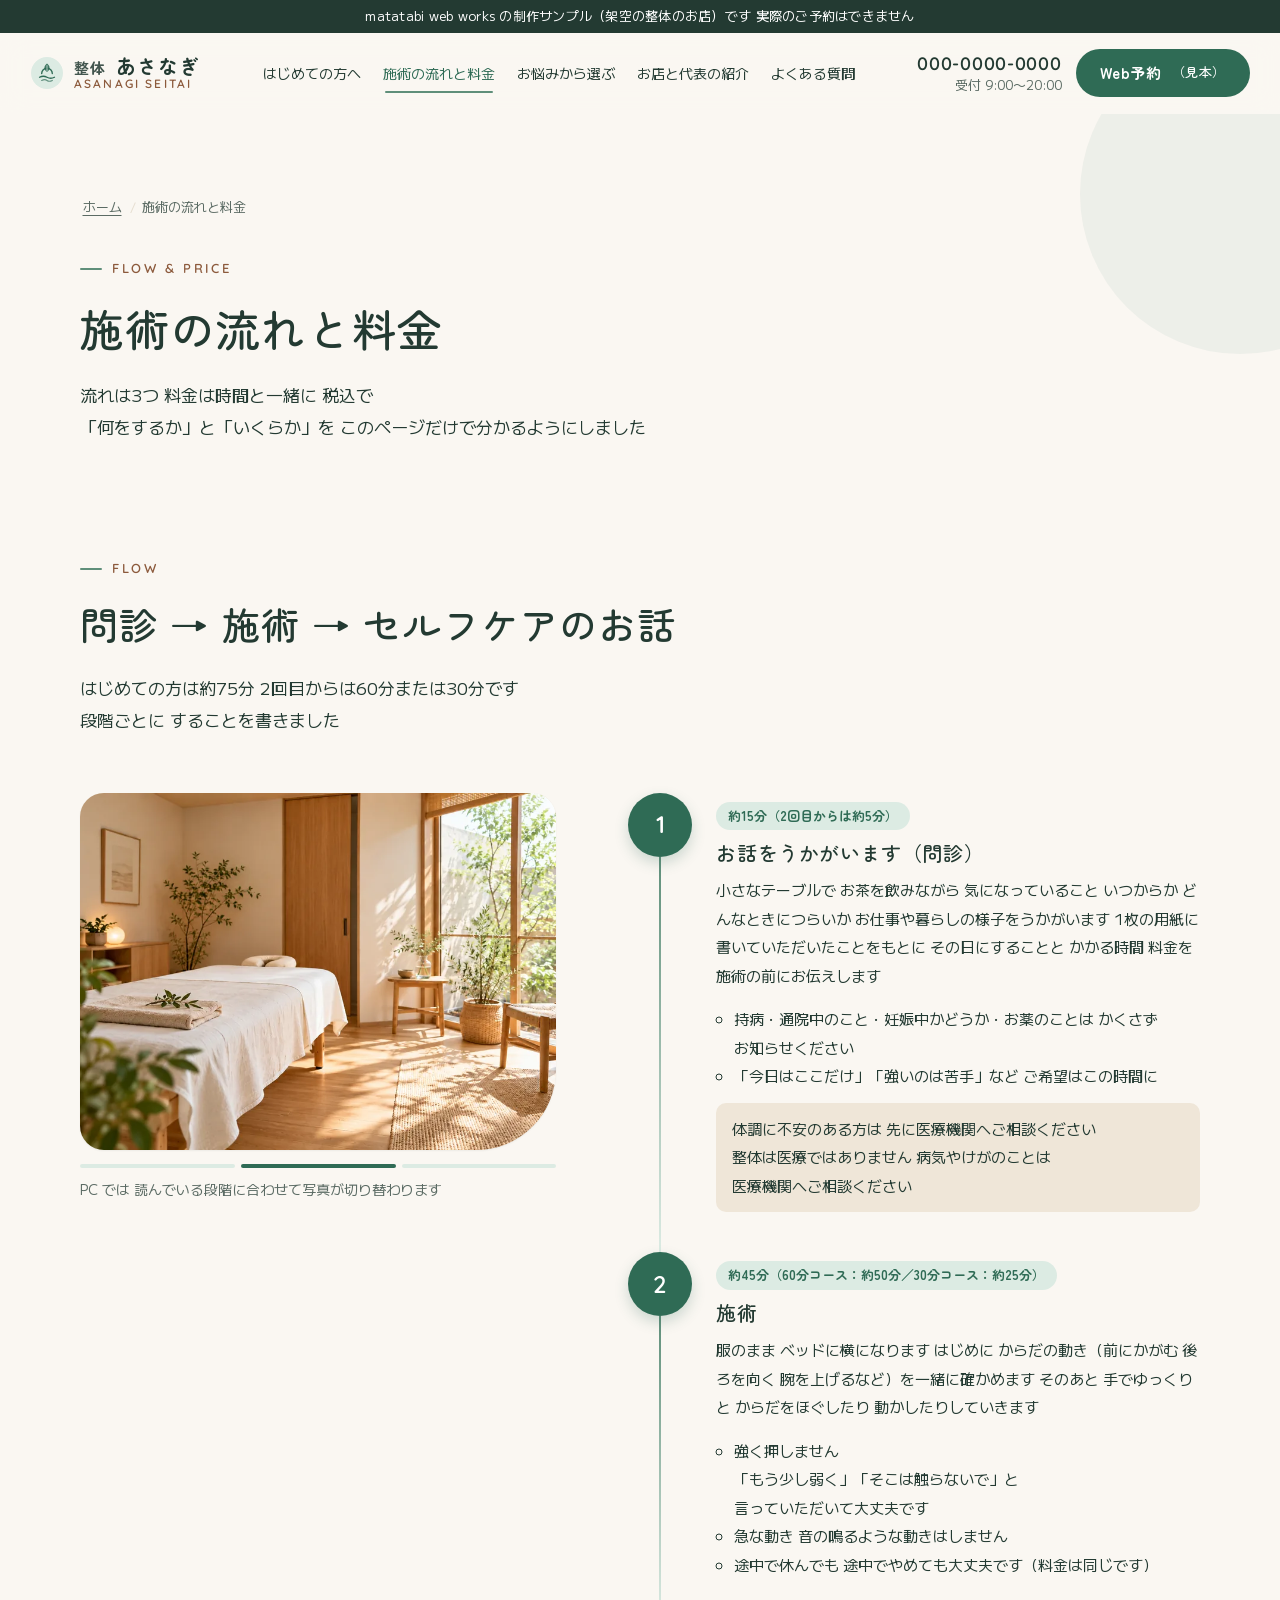
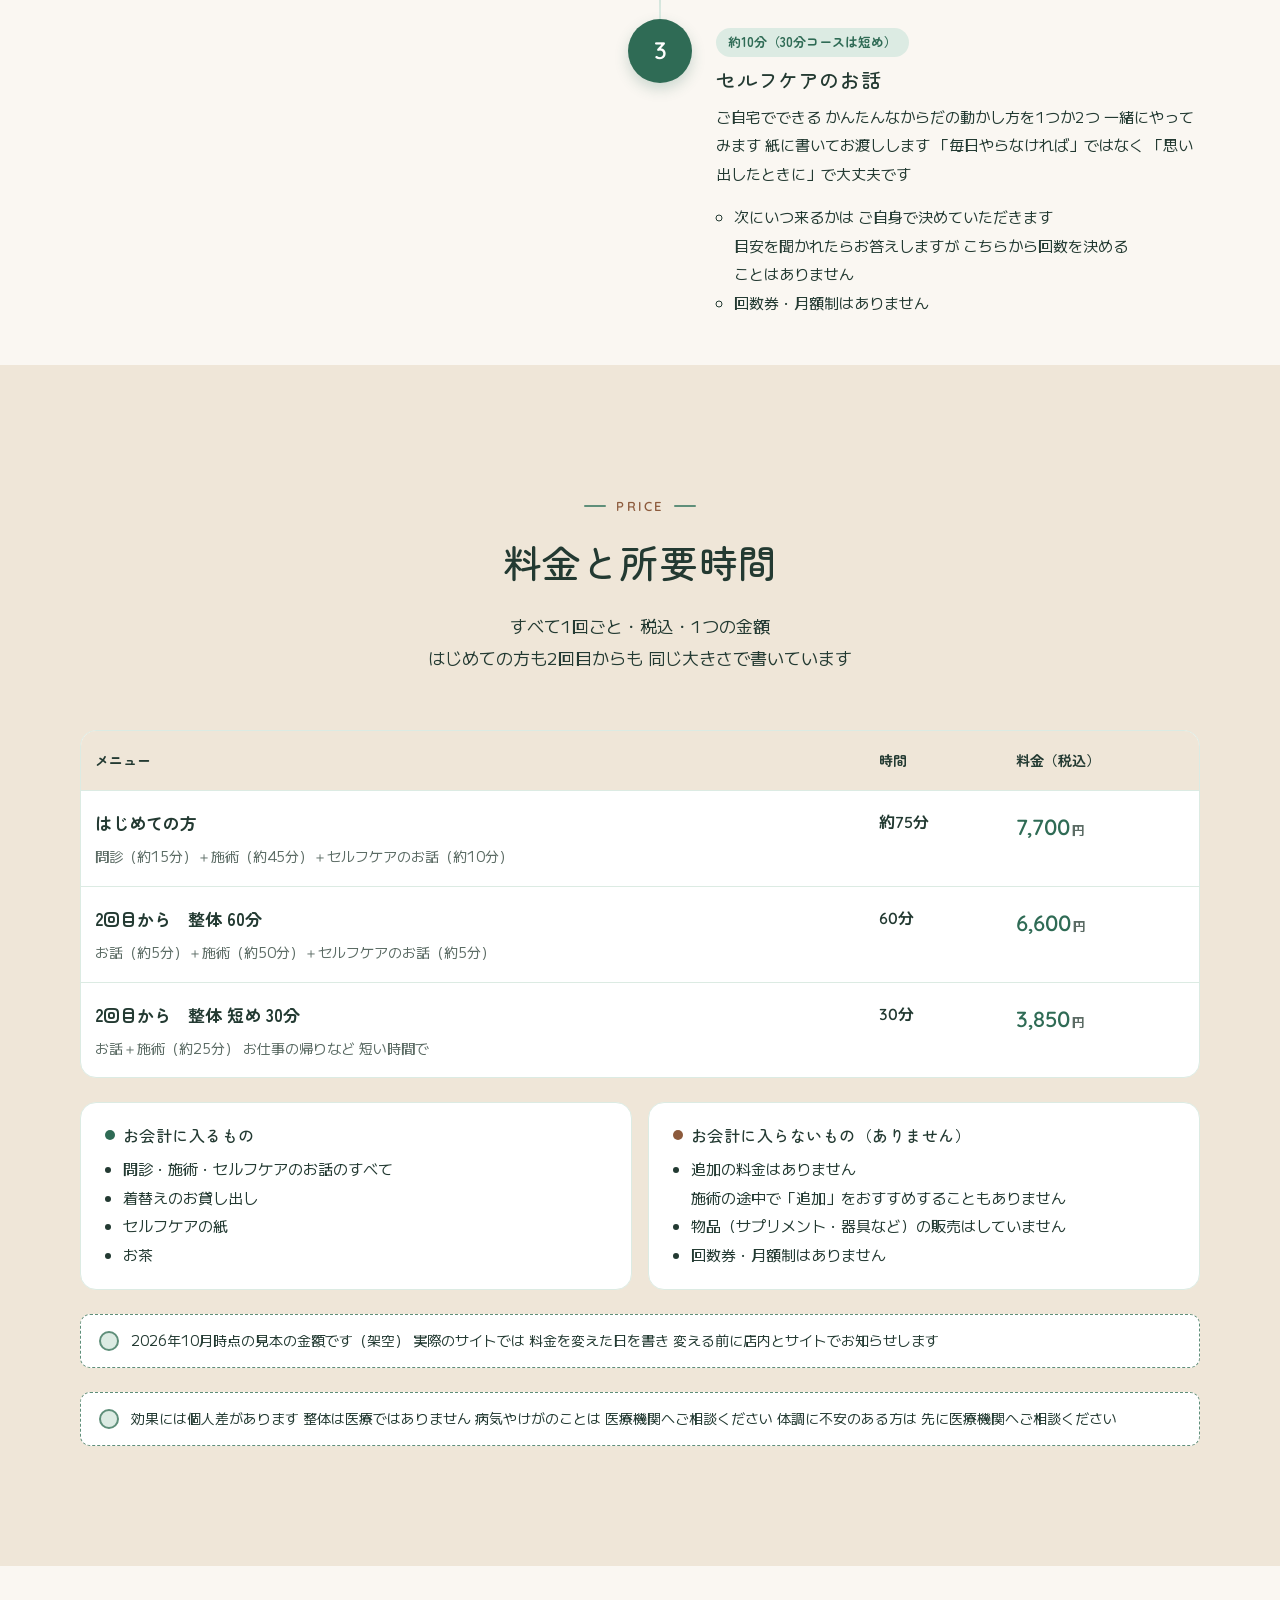
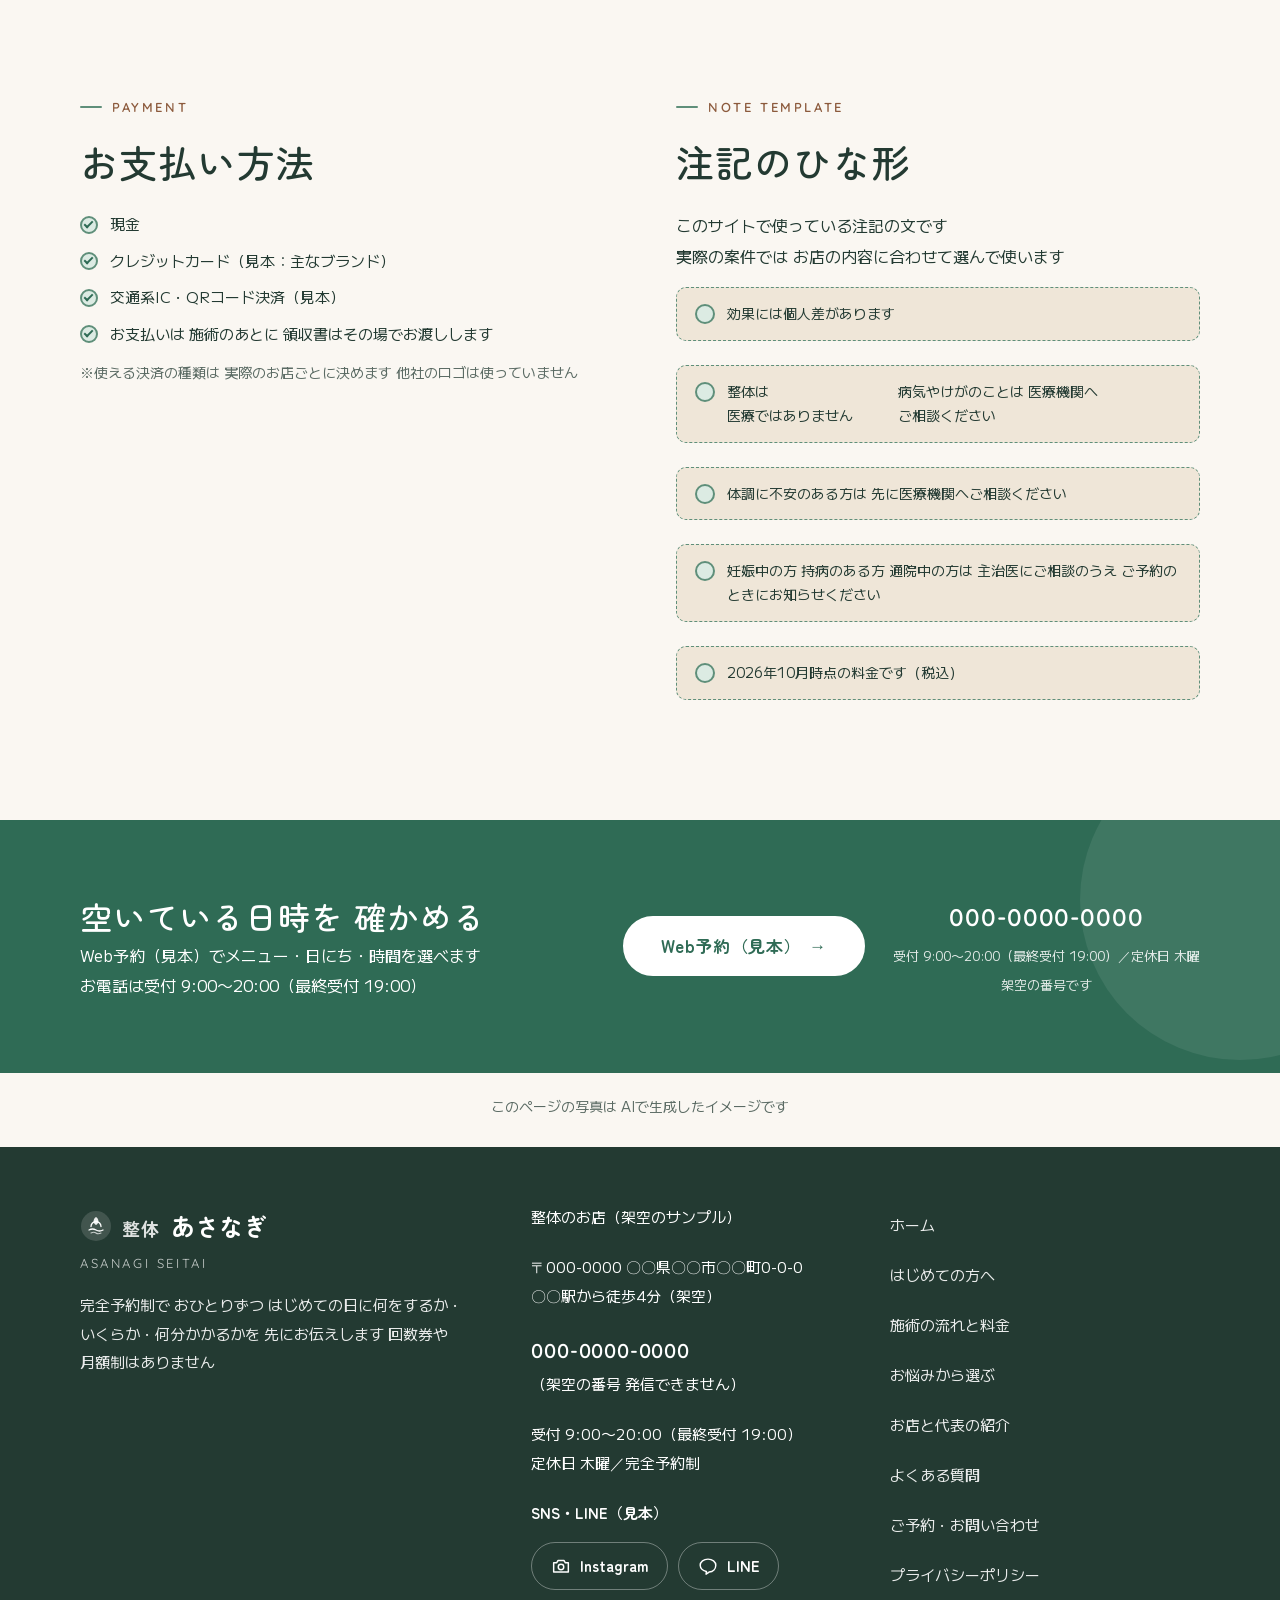
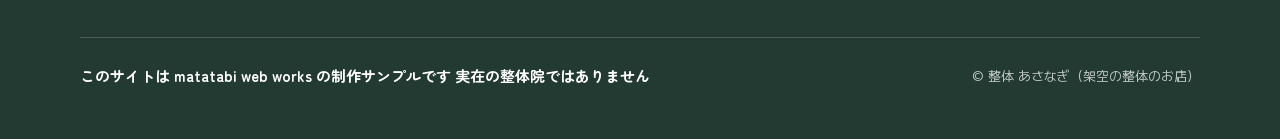
<file: flow.html>
<!DOCTYPE html>
<html lang="ja" class="no-js" data-moji="d">
<head>
  <meta charset="UTF-8">
  <meta name="viewport" content="width=device-width, initial-scale=1">
  <meta name="robots" content="noindex">
  <meta name="format-detection" content="telephone=no">
  <title>施術の流れと料金｜問診→施術→セルフケアのお話・税込の料金表｜整体 あさなぎ（制作サンプル）</title>
  <meta name="description" content="整体 あさなぎの施術の流れ（問診→施術→セルフケアのお話）と、料金と所要時間の表（すべて税込・1回ごと）。はじめての方 約75分 7,700円、2回目から 60分 6,600円・30分 3,850円。お会計に入るもの・入らないもの。">
  <meta property="og:title" content="施術の流れと料金｜問診→施術→セルフケアのお話・税込の料金表｜整体 あさなぎ（制作サンプル）">
  <meta property="og:description" content="整体 あさなぎの施術の流れ（問診→施術→セルフケアのお話）と、料金と所要時間の表（すべて税込・1回ごと）。はじめての方 約75分 7,700円、2回目から 60分 6,600円・30分 3,850円。お会計に入るもの・入らないもの。">
  <meta property="og:type" content="website">
  <meta property="og:site_name" content="整体 あさなぎ（制作サンプル・架空の整体のお店）">
  <meta property="og:locale" content="ja_JP">
  <meta name="theme-color" content="#2F6B55">
  <link rel="icon" href="images/favicon.svg" type="image/svg+xml">
  <link rel="preconnect" href="https://fonts.googleapis.com">
  <link rel="preconnect" href="https://fonts.gstatic.com" crossorigin>
  <link rel="stylesheet" data-font="head" href="https://fonts.googleapis.com/css2?family=Zen+Maru+Gothic:wght@500&amp;text=%22%23%25%28%29%2C-.%2F0123456789%3A%3C%3D%3EEIJLNOPSW%5B%5D_abcdefghijklmnoprstuvwxyz%E2%80%94%E2%86%92%E2%97%8B%E3%80%81%E3%80%82%E3%80%9C%E3%81%82%E3%81%84%E3%81%86%E3%81%8A%E3%81%8B%E3%81%8C%E3%81%8D%E3%81%8E%E3%81%8F%E3%81%93%E3%81%94%E3%81%95%E3%81%97%E3%81%98%E3%81%99%E3%81%9A%E3%81%9B%E3%81%9F%E3%81%A0%E3%81%A1%E3%81%A3%E3%81%A4%E3%81%A6%E3%81%A7%E3%81%A8%E3%81%A9%E3%81%AA%E3%81%AB%E3%81%AE%E3%81%AF%E3%81%B2%E3%81%B8%E3%81%B9%E3%81%BE%E3%82%81%E3%82%82%E3%82%89%E3%82%8A%E3%82%8B%E3%82%8C%E3%82%8F%E3%82%92%E3%82%93%E3%82%A2%E3%82%A4%E3%82%A7%E3%82%AF%E3%82%B1%E3%82%B3%E3%82%B5%E3%82%B7%E3%82%B9%E3%82%BB%E3%83%81%E3%83%83%E3%83%88%E3%83%89%E3%83%8B%E3%83%90%E3%83%95%E3%83%97%E3%83%9D%E3%83%A1%E3%83%A5%E3%83%A9%E3%83%AA%E3%83%AB%E3%83%AC%E3%83%B3%E3%83%BB%E3%83%BC%E4%BA%88%E4%BB%A5%E4%BC%91%E4%BC%9A%E4%BD%93%E4%BD%9C%E4%BF%9D%E4%BF%A1%E5%85%88%E5%85%A5%E5%86%85%E5%86%86%E5%88%86%E5%88%B6%E5%89%8D%E5%8A%9B%E5%8B%95%E5%8D%B0%E5%8F%B7%E5%90%88%E5%90%8C%E5%90%8D%E5%95%8F%E5%96%B6%E5%9B%9E%E5%9C%9F%E5%9C%A8%E5%9F%8B%E5%AD%98%E5%AE%9A%E5%AE%9F%E5%AE%B9%E5%B0%91%E5%B1%8A%E5%B8%AD%E5%B9%B4%E5%BA%97%E5%BD%93%E5%BD%A2%E6%84%8F%E6%89%80%E6%89%95%E6%94%AF%E6%95%B4%E6%96%87%E6%96%99%E6%96%B9%E6%96%BD%E6%97%A5%E6%99%82%E6%9C%88%E6%9C%A8%E6%9C%AC%E6%9D%A5%E6%A5%AD%E6%AE%8B%E6%B0%97%E6%B0%B4%E6%B3%95%E6%B3%A8%E6%B5%81%E6%BA%80%E7%81%AB%E7%95%AA%E7%99%BA%E7%9B%AE%E7%9F%AD%E7%A2%BA%E7%A7%BB%E7%A8%8E%E7%A9%BA%E7%B4%84%E7%B5%A1%E8%A1%93%E8%A6%81%E8%A6%8B%E8%A8%88%E8%A8%98%E8%A8%BA%E8%A9%B1%E8%AA%8D%E8%B3%AA%E8%B5%A4%E8%BE%BC%E9%80%81%E9%80%A3%E9%81%B8%E9%87%91%E9%96%89%E9%96%8B%E9%96%93%E9%99%A2%E9%9A%9B%E9%9B%BB%E9%A0%85%EF%BC%88%EF%BC%89%EF%BC%8B%EF%BC%8F%EF%BC%9A&amp;display=swap">
  <link rel="stylesheet" data-font="body" href="https://fonts.googleapis.com/css2?family=M+PLUS+2:wght@400&amp;text=%20%22%23%25%26%28%29%2C-.%2F0123456789%3A%3C%3D%3EACEFGIJKLMNOPQRSTWY%5B%5D_abcdefghijklmnoprstuvwxyz%7B%7D%C2%A9%E2%80%94%E2%80%BB%E2%86%92%E2%97%8B%E3%80%81%E3%80%82%E3%80%87%E3%80%8C%E3%80%8D%E3%80%92%E3%80%9C%E3%81%82%E3%81%84%E3%81%86%E3%81%88%E3%81%8A%E3%81%8B%E3%81%8C%E3%81%8D%E3%81%8E%E3%81%8F%E3%81%90%E3%81%91%E3%81%92%E3%81%93%E3%81%94%E3%81%95%E3%81%97%E3%81%98%E3%81%99%E3%81%9A%E3%81%9B%E3%81%9D%E3%81%9F%E3%81%A0%E3%81%A1%E3%81%A3%E3%81%A4%E3%81%A6%E3%81%A7%E3%81%A8%E3%81%A9%E3%81%AA%E3%81%AB%E3%81%AE%E3%81%AF%E3%81%B0%E3%81%B2%E3%81%B6%E3%81%B8%E3%81%B9%E3%81%BB%E3%81%BE%E3%81%BF%E3%82%80%E3%82%81%E3%82%82%E3%82%84%E3%82%86%E3%82%88%E3%82%89%E3%82%8A%E3%82%8B%E3%82%8C%E3%82%8D%E3%82%8F%E3%82%92%E3%82%93%E3%82%A2%E3%82%A4%E3%82%A7%E3%82%AB%E3%82%AF%E3%82%B1%E3%82%B3%E3%82%B4%E3%82%B5%E3%82%B7%E3%82%B8%E3%82%B9%E3%82%BB%E3%82%BF%E3%83%81%E3%83%83%E3%83%86%E3%83%88%E3%83%89%E3%83%8B%E3%83%90%E3%83%95%E3%83%96%E3%83%97%E3%83%99%E3%83%9A%E3%83%9B%E3%83%9D%E3%83%A0%E3%83%A1%E3%83%A5%E3%83%A9%E3%83%AA%E3%83%AB%E3%83%AC%E3%83%AD%E3%83%B3%E3%83%BB%E3%83%BC%E4%B8%80%E4%B8%88%E4%B8%8A%E4%B8%8D%E4%B8%AD%E4%B8%BB%E4%BA%88%E4%BA%8B%E4%BA%A4%E4%BA%BA%E4%BB%8A%E4%BB%8B%E4%BB%95%E4%BB%96%E4%BB%98%E4%BB%A3%E4%BB%A5%E4%BB%B6%E4%BC%91%E4%BC%9A%E4%BC%9D%E4%BD%93%E4%BD%95%E4%BD%9C%E4%BD%BF%E4%BF%9D%E4%BF%A1%E5%80%8B%E5%85%88%E5%85%A5%E5%85%A8%E5%85%B7%E5%86%85%E5%86%86%E5%86%99%E5%87%BA%E5%88%86%E5%88%87%E5%88%B6%E5%88%B8%E5%89%8D%E5%8A%9B%E5%8A%A0%E5%8A%B9%E5%8B%95%E5%8C%BB%E5%8D%B0%E5%8F%8E%E5%8F%97%E5%8F%B7%E5%90%88%E5%90%8C%E5%90%8D%E5%90%91%E5%93%81%E5%95%8F%E5%96%B6%E5%99%A8%E5%9B%9E%E5%9C%9F%E5%9C%A8%E5%9C%B0%E5%9F%8B%E5%A0%B4%E5%A3%B2%E5%A4%89%E5%A4%A7%E5%A4%AB%E5%A6%8A%E5%A8%A0%E5%AD%90%E5%AD%98%E5%AE%85%E5%AE%89%E5%AE%8C%E5%AE%9A%E5%AE%9F%E5%AE%B9%E5%B0%8F%E5%B0%91%E5%B1%8A%E5%B7%AE%E5%B8%82%E5%B8%8C%E5%B8%AD%E5%B8%B0%E5%B9%B4%E5%BA%97%E5%BC%B1%E5%BC%B7%E5%BD%93%E5%BD%A2%E5%BE%8C%E5%BE%92%E6%80%9D%E6%80%A5%E6%82%A9%E6%84%8F%E6%88%90%E6%89%80%E6%89%8B%E6%89%95%E6%8A%BC%E6%8C%81%E6%94%AF%E6%95%B0%E6%95%B4%E6%96%87%E6%96%99%E6%96%B9%E6%96%BD%E6%97%A5%E6%99%82%E6%9A%AE%E6%9B%9C%E6%9B%B8%E6%9B%BF%E6%9C%80%E6%9C%88%E6%9C%8D%E6%9C%9B%E6%9C%A8%E6%9C%AC%E6%9D%A5%E6%9E%9A%E6%9E%9C%E6%9E%B6%E6%A1%88%E6%A5%AD%E6%A7%98%E6%A8%AA%E6%A9%9F%E6%AC%A1%E6%AD%A9%E6%AE%8B%E6%AE%B5%E6%AF%8E%E6%B0%97%E6%B0%B4%E6%B1%BA%E6%B2%BB%E6%B3%95%E6%B3%A8%E6%B5%81%E6%B8%88%E6%B8%A1%E6%BA%80%E7%81%AB%E7%82%B9%E7%89%A9%E7%8F%BE%E7%94%9F%E7%94%A8%E7%94%BA%E7%95%AA%E7%97%85%E7%99%82%E7%99%BA%E7%9B%AE%E7%9B%B8%E7%9C%8C%E7%9C%9F%E7%9D%80%E7%9F%A5%E7%9F%AD%E7%A2%BA%E7%A4%BE%E7%A7%BB%E7%A8%8E%E7%A8%AE%E7%A9%BA%E7%AD%94%E7%B3%BB%E7%B4%84%E7%B4%99%E7%B4%B9%E7%B5%82%E7%B5%A1%E7%B7%92%E8%81%9E%E8%85%95%E8%87%AA%E8%8B%A6%E8%8C%B6%E8%96%AC%E8%A1%93%E8%A1%A8%E8%A6%81%E8%A6%8B%E8%A7%A6%E8%A8%80%E8%A8%88%E8%A8%98%E8%A8%BA%E8%A9%B1%E8%AA%8D%E8%AA%AD%E8%AA%BF%E8%AB%87%E8%B2%A9%E8%B2%B8%E8%B3%AA%E8%B5%A4%E8%BA%AB%E8%BE%BC%E8%BF%BD%E9%80%81%E9%80%94%E9%80%9A%E9%80%A3%E9%81%B8%E9%87%91%E9%96%89%E9%96%8B%E9%96%93%E9%96%A2%E9%99%A2%E9%9A%8E%E9%9A%9B%E9%9B%BB%E9%9F%B3%E9%A0%85%E9%A0%98%E9%A1%8D%E9%A1%9E%E9%A3%B2%E9%A7%85%E9%B3%B4%EF%BC%88%EF%BC%89%EF%BC%8B%EF%BC%8F%EF%BC%9A%EF%BD%9C&amp;display=swap">
  <link rel="stylesheet" data-font="en" href="https://fonts.googleapis.com/css2?family=Quicksand:wght@600&amp;text=%20%21%22%23%24%25%26%27%28%29%2A%2B%2C-.%2F0123456789%3A%3B%3C%3D%3E%3F%40ABCDEFGHIJKLMNOPQRSTUVWXYZ%5B%5C%5D%5E_%60abcdefghijklmnopqrstuvwxyz%7B%7C%7D~&amp;display=swap">
  <link rel="stylesheet" href="css/style.css?v=20261031-4">
  <script src="js/main.js?v=20261010-1" defer></script>
</head>
<body class="has-fixed-cta">
  <a class="skip-link" href="#main">本文へ<wbr>移動</a>
  <p data-clauses="1" data-wrap="phrase" class="sample-notice"><span class="kc">matatabi web works の<wbr>制作サンプル<wbr>（架空の<wbr>整体の<wbr>お店）です</span> <span class="kc"><wbr>実際の<wbr>ご予約は<wbr>できません</span></p>
  <header class="site-header">
    <div class="container site-header__inner">
      <a href="index.html" class="site-logo" aria-label="整体 あさなぎ ホーム">
        <img src="images/logo-mark.svg" alt="" width="34" height="34">
        <span class="site-logo__text"><span class="site-logo__name"><span class="site-logo__kind">整体</span> あさなぎ</span><span class="site-logo__sub">ASANAGI SEITAI</span></span>
      </a>
      <nav class="global-nav" id="global-nav" aria-label="メインメニュー">
        <ul class="global-nav__list">
          <li data-wrap="phrase" class="global-nav__home"><a href="index.html"><span>ホーム</span></a></li>
          <li data-wrap="phrase"><a href="first.html"><span>はじめての<wbr>方へ</span></a></li>
          <li data-wrap="phrase"><a href="flow.html" aria-current="page"><span>施術の<wbr>流れと<wbr>料金</span></a></li>
          <li data-wrap="phrase"><a href="concerns.html"><span>お悩みから<wbr>選ぶ</span></a></li>
          <li data-wrap="phrase"><a href="about.html"><span>お店と<wbr>代表の<wbr>紹介</span></a></li>
          <li data-wrap="phrase"><a href="faq.html"><span>よく<wbr>ある<wbr>質問</span></a></li>
          <li data-wrap="phrase" class="global-nav__reserve-sp"><a href="reserve.html"><span>ご予約・<wbr>お問い合わせ</span></a></li>
        </ul>
        <div class="global-nav__cta">
          <a href="reserve.html#booking" class="btn btn--primary">Web予約<wbr>（見本）</a>
          <a href="reserve.html#contact" class="btn btn--secondary">ご質問・<wbr>お問い合わせ</a>
        </div>
        <div class="global-nav__tel">
          <p><button type="button" class="tel-number" data-sample-tel aria-describedby="nav-tel-status" style="background:none;border:0;padding:0;">000-0000-0000</button><br><span class="tel-sample">（架空の<wbr>番号です）</span></p>
          <p data-wrap="phrase" class="note">受付 9:00〜20:00<wbr>（最終受付 19:00）<wbr>／定休日 木曜</p>
          <p class="sns__status" id="nav-tel-status" role="status"></p>
        </div>
      </nav>
      <div class="header-actions">
        <div class="header-tel">
          <span class="tel-number" aria-label="電話番号 000-0000-0000（架空の番号）">000-0000-0000</span>
          <span class="tel-hours">受付 9:00〜20:00</span>
        </div>
        <a href="reserve.html#booking" class="btn btn--primary header-reserve">Web予約<small><wbr>（見本）</small></a>
        <button type="button" class="menu-toggle" aria-label="メニューを開く" aria-expanded="false" aria-controls="global-nav">
          <span class="menu-toggle__bars" aria-hidden="true"></span>
          <span class="menu-toggle__label" aria-hidden="true">メニュー</span>
        </button>
      </div>
    </div>
  </header>
  <main id="main">
    <div class="page-head">
      <span class="blob blob--1" aria-hidden="true"></span>
      <div class="container">
        <ol class="breadcrumb" aria-label="現在地"><li data-wrap="phrase"><a href="index.html">ホーム</a></li><li data-wrap="phrase">施術の<wbr>流れと<wbr>料金</li></ol>
        <span class="eyebrow" aria-hidden="true">FLOW &amp; PRICE</span>
        <h1 class="page-head__title">施術の<wbr>流れと<wbr>料金</h1>
        <p data-clauses="1" data-wrap="phrase" class="page-head__lead"><span class="kc">流れは<wbr>3つ</span> <span class="kc"><wbr>料金は<wbr>時間と<wbr>一緒に 税込で</span> <span class="kc">「何を<wbr>するか」と<wbr>「いくらか」を この<wbr>ページだけで<wbr>分かるようにしました</span></p>
      </div>
    </div>

    <section class="section section--tight" aria-labelledby="flow-title" id="flow">
      <div class="container">
        <div class="section-head reveal">
          <span class="eyebrow" aria-hidden="true">FLOW</span>
          <h2 class="section-title" id="flow-title">問診 → 施術 → セルフケアの<wbr>お話</h2>
          <p data-clauses="1" data-wrap="phrase" class="section-lead"><span class="kc">はじめての<wbr>方は<wbr>約75分 2回目からは<wbr>60分または<wbr>30分です</span> <span class="kc"><wbr>段階ごとに する<wbr>ことを<wbr>書きました</span></p>
        </div>
        <div class="flow">
          <div class="flow__figure reveal">
            <figure class="photo photo--4x3" data-photo="P06-P08">
              <img class="flow__figure-img is-active" src="images/photos/a-p06-table-800.webp" srcset="images/photos/a-p06-table-800.webp 800w, images/photos/a-p06-table-1200.webp 1200w" sizes="(min-width: 1024px) 50vw, 100vw" alt="窓辺の小さな丸いテーブルと椅子2つ。お茶のカップと用紙とペン" width="1200" height="900">
              <img class="flow__figure-img" src="images/photos/a-p07-bed-800.webp" srcset="images/photos/a-p07-bed-800.webp 800w, images/photos/a-p07-bed-1200.webp 1200w" sizes="(min-width: 1024px) 50vw, 100vw" alt="白いリネンのベッドとたたんだタオル、朝の光が入る窓" width="1200" height="900" loading="lazy">
              <img class="flow__figure-img" src="images/photos/a-p08-selfcare-800.webp" srcset="images/photos/a-p08-selfcare-800.webp 800w, images/photos/a-p08-selfcare-1200.webp 1200w" sizes="(min-width: 1024px) 50vw, 100vw" alt="木のテーブルの上の、簡単な体操の図を描いた紙とペン、お茶のカップ" width="1200" height="900" loading="lazy">
            </figure>
            <ul class="flow__figure-tabs" aria-hidden="true"><li class="is-active"></li><li></li><li></li></ul>
            <p data-wrap="phrase" class="photo__caption">PC では 読んでいる<wbr>段階に<wbr>合わせて<wbr>写真が<wbr>切り替わります</p>
          </div>
          <ol class="steps">
            <li class="step">
              <span class="step__num" aria-hidden="true">1</span>
              <div class="step__body">
                <span class="step__time">約15分<wbr>（2回目からは<wbr>約5分）</span>
                <h3>お話を<wbr>うかが<wbr>います<wbr>（問診）</h3>
                <p>小さな<wbr>テーブルで お茶を<wbr>飲みながら 気に<wbr>なっている<wbr>こと いつからか どんな<wbr>ときに<wbr>つらいか お仕事や<wbr>暮らしの<wbr>様子を<wbr>うかが<wbr>います 1枚の<wbr>用紙に<wbr>書いていただいた<wbr>ことを<wbr>もとに その<wbr>日に<wbr>する<wbr>ことと かかる<wbr>時間 料金を 施術の<wbr>前に<wbr>お伝えします</p>
                <ul>
                  <li data-wrap="phrase">持病・通院中の<wbr>こと・妊娠中かどうか<wbr>・お薬の<wbr>ことは かくさず<wbr>お知らせ<wbr>ください</li>
                  <li data-wrap="phrase">「今日は<wbr>ここだけ」「強いのは<wbr>苦手」など ご希望は<wbr>この<wbr>時間に</li>
                </ul>
                <p data-wrap="phrase" class="step__callout">体調に<wbr>不安の<wbr>ある方は 先に<wbr>医療機関へ<wbr>ご相談ください 整体は<wbr>医療ではありません 病気やけがの<wbr>ことは 医療機関へ<wbr>ご相談ください</p>
              </div>
            </li>
            <li class="step">
              <span class="step__num" aria-hidden="true">2</span>
              <div class="step__body">
                <span class="step__time">約45分<wbr>（60分<wbr>コース：約50分／30分<wbr>コース：約25分）</span>
                <h3>施術</h3>
                <p>服の<wbr>まま ベッドに<wbr>横に<wbr>なります はじめに からだの<wbr>動き<wbr>（前にかが<wbr>む 後ろを<wbr>向く 腕を<wbr>上げるなど）を<wbr>一緒に<wbr>確かめます その<wbr>あと 手で<wbr>ゆっくりと からだを<wbr>ほぐ<wbr>したり 動かしたりしていきます</p>
                <ul>
                  <li data-clauses="1" data-wrap="phrase"><span class="kc">強く<wbr>押しません</span> <span class="kc">「もう<wbr>少し<wbr>弱く」「そこは<wbr>触らないで」と<wbr>言っていただいて<wbr>大丈夫です</span></li>
                  <li data-wrap="phrase">急な<wbr>動き 音の<wbr>鳴るような<wbr>動きは<wbr>しません</li>
                  <li data-wrap="phrase">途中で<wbr>休んでも 途中で<wbr>やめても<wbr>大丈夫です<wbr>（料金は<wbr>同じです）</li>
                </ul>
              </div>
            </li>
            <li class="step">
              <span class="step__num" aria-hidden="true">3</span>
              <div class="step__body">
                <span class="step__time">約10分<wbr>（30分<wbr>コースは<wbr>短め）</span>
                <h3>セルフケアの<wbr>お話</h3>
                <p>ご自宅で<wbr>できる かんたんなからだの<wbr>動かし方を<wbr>1つか<wbr>2つ 一緒に<wbr>やってみます 紙に<wbr>書いて<wbr>お渡しします 「毎日やらなければ」ではなく 「思い出した<wbr>ときに」で<wbr>大丈夫です</p>
                <ul>
                  <li data-clauses="1" data-wrap="phrase"><span class="kc">次に<wbr>いつ<wbr>来るかは ご自身で<wbr>決めていただきます</span> <span class="kc"><wbr>目安を<wbr>聞かれたら<wbr>お答えしますが こちらから<wbr>回数を<wbr>決める<wbr>ことは<wbr>ありません</span></li>
                  <li data-wrap="phrase">回数券・月額制は<wbr>ありません</li>
                </ul>
              </div>
            </li>
          </ol>
        </div>
      </div>
    </section>

    <section class="section section--sand" aria-labelledby="price-title" id="price">
      <div class="container">
        <div class="section-head section-head--center reveal">
          <span class="eyebrow" aria-hidden="true">PRICE</span>
          <h2 class="section-title" id="price-title">料金と<wbr>所要時間</h2>
          <p data-clauses="1" data-wrap="phrase" class="section-lead"><span class="kc">すべて<wbr>1回ごと<wbr>・税込・<wbr>1つの<wbr>金額</span> <span class="kc"><wbr>はじめての<wbr>方も<wbr>2回目からも 同じ<wbr>大きさで<wbr>書いています</span></p>
        </div>
        <table class="price-table reveal">
          <thead><tr><th scope="col">メニュー</th><th scope="col">時間</th><th scope="col">料金<wbr>（税込）</th></tr></thead>
          <tbody>
            <tr><td data-wrap="phrase"><span class="menu-name">はじめての<wbr>方</span><span class="menu-desc">問診<wbr>（約15分）<wbr>＋施術<wbr>（約45分）<wbr>＋セルフケアの<wbr>お話<wbr>（約10分）</span></td><td data-wrap="phrase" class="time">約75分</td><td data-wrap="phrase" class="yen">7,700<small>円</small></td></tr>
            <tr><td data-wrap="phrase"><span class="menu-name">2回目から　整体 60分</span><span class="menu-desc"><wbr>お話<wbr>（約5分）<wbr>＋施術<wbr>（約50分）<wbr>＋セルフケアの<wbr>お話<wbr>（約5分）</span></td><td data-wrap="phrase" class="time">60分</td><td data-wrap="phrase" class="yen">6,600<small>円</small></td></tr>
            <tr><td data-wrap="phrase"><span class="menu-name">2回目から　整体 短め 30分</span><span class="menu-desc"><wbr>お話＋施術<wbr>（約25分） お仕事の<wbr>帰りなど 短い<wbr>時間で</span></td><td data-wrap="phrase" class="time">30分</td><td data-wrap="phrase" class="yen">3,850<small>円</small></td></tr>
          </tbody>
        </table>
        <div class="in-out reveal" style="margin-top:24px">
          <div class="in-out__box"><h3>お会計に<wbr>入る<wbr>もの</h3><ul><li data-wrap="phrase">問診・施術・セルフケアの<wbr>お話の<wbr>すべて</li><li data-wrap="phrase">着替えの<wbr>お貸し出し</li><li data-wrap="phrase">セルフケアの<wbr>紙</li><li data-wrap="phrase">お茶</li></ul></div>
          <div class="in-out__box in-out__box--out"><h3>お会計に<wbr>入らない<wbr>もの<wbr>（ありません）</h3><ul><li data-clauses="1" data-wrap="phrase"><span class="kc">追加の<wbr>料金は<wbr>ありません</span> <span class="kc"><wbr>施術の<wbr>途中で<wbr>「追加」を<wbr>おすすめする<wbr>こともありません</span></li><li data-wrap="phrase">物品<wbr>（サプリメント・器具など）の<wbr>販売は<wbr>していません</li><li data-wrap="phrase">回数券・月額制は<wbr>ありません</li></ul></div>
        </div>
        <div class="disclaimer-list reveal" style="margin-top:24px">
          <p data-wrap="phrase" class="disclaimer">2026年10月時点の<wbr>見本の<wbr>金額です<wbr>（架空） 実際の<wbr>サイトでは 料金を<wbr>変えた<wbr>日を<wbr>書き 変える<wbr>前に<wbr>店内と<wbr>サイトで<wbr>お知らせします</p>
          <p class="disclaimer">効果には<wbr>個人差が<wbr>あります 整体は<wbr>医療ではありません 病気やけがの<wbr>ことは 医療機関へ<wbr>ご相談ください 体調に<wbr>不安の<wbr>ある方は 先に<wbr>医療機関へ<wbr>ご相談ください</p>
        </div>
      </div>
    </section>

    <section class="section" aria-labelledby="pay-title">
      <div class="container">
        <div class="split" style="align-items:start">
          <div class="reveal">
            <span class="eyebrow" aria-hidden="true">PAYMENT</span>
            <h2 class="section-title" id="pay-title">お支払い方法</h2>
            <ul class="check-list" style="margin-top:20px">
              <li data-wrap="phrase">現金</li>
              <li data-wrap="phrase">クレジットカード<wbr>（<wbr>見本：主な<wbr>ブランド）</li>
              <li data-wrap="phrase">交通系IC・QRコード<wbr>決済<wbr>（見本）</li>
              <li data-clauses="1" data-wrap="phrase"><span class="kc">お支払いは 施術の<wbr>あとに</span> <span class="kc"><wbr>領収書は<wbr>その<wbr>場で<wbr>お渡しします</span></li>
            </ul>
            <p data-clauses="1" data-wrap="phrase" class="note" style="margin-top:12px"><span class="kc">※<wbr>使える<wbr>決済の<wbr>種類は 実際の<wbr>お店ごとに<wbr>決めます</span> <span class="kc"><wbr>他社の<wbr>ロゴは<wbr>使っていません</span></p>
          </div>
          <div class="reveal reveal-delay-1">
            <span class="eyebrow" aria-hidden="true">NOTE TEMPLATE</span>
            <h2 class="section-title" id="note-title">注記の<wbr>ひな形</h2>
            <p data-clauses="1" data-wrap="phrase" style="margin-top:20px"><span class="kc">この<wbr>サイトで<wbr>使っている<wbr>注記の<wbr>文です</span> <span class="kc"><wbr>実際の<wbr>案件では お店の<wbr>内容に<wbr>合わせて<wbr>選んで<wbr>使います</span></p>
            <div class="disclaimer-list">
              <p data-wrap="phrase" class="disclaimer disclaimer--sand">効果には<wbr>個人差が<wbr>あります</p>
              <p data-clauses="1" data-wrap="phrase" class="disclaimer disclaimer--sand"><span class="kc">整体は<wbr>医療ではありません</span> <span class="kc"><wbr>病気やけがの<wbr>ことは 医療機関へ<wbr>ご相談ください</span></p>
              <p data-wrap="phrase" class="disclaimer disclaimer--sand">体調に<wbr>不安の<wbr>ある方は 先に<wbr>医療機関へ<wbr>ご相談ください</p>
              <p data-wrap="phrase" class="disclaimer disclaimer--sand">妊娠中の<wbr>方 持病の<wbr>ある<wbr>方 通院中の<wbr>方は 主治医に<wbr>ご相談の<wbr>うえ ご予約の<wbr>ときに<wbr>お知らせ<wbr>ください</p>
              <p data-wrap="phrase" class="disclaimer disclaimer--sand">2026年10月時点の<wbr>料金です<wbr>（税込）</p>
            </div>
          </div>
        </div>
      </div>
    </section>

    <section class="cta" aria-labelledby="cta-title">
      <span class="blob blob--1" aria-hidden="true"></span>
      <div class="container cta__inner">
        <div>
          <h2 data-clauses="1" id="cta-title"><span class="kc">空いている<wbr>日時を</span> <span class="kc"><wbr>確かめる</span></h2>
          <p data-clauses="1" data-wrap="phrase"><span class="kc">Web予約<wbr>（見本）<wbr>で<wbr>メニュー・日に<wbr>ち・時間を<wbr>選べます</span> <span class="kc"><wbr>お電話は<wbr>受付 9:00〜20:00<wbr>（最終受付 19:00）</span></p>
        </div>
        <div class="cta__actions">
          <a href="reserve.html#booking" class="btn btn--secondary btn--lg">Web予約<wbr>（見本）<span class="arrow"><wbr>→</span></a>
          <p data-wrap="phrase" class="cta__tel"><span class="tel-number">000-0000-0000</span><span class="tel-hours">受付 9:00〜20:00<wbr>（最終受付 19:00）<wbr>／定休日 木<wbr>曜</span><span class="tel-sample">架空の<wbr>番号です</span></p>
        </div>
      </div>
    </section>
    <p data-wrap="phrase" class="container photo-note">この<wbr>ページの<wbr>写真は AIで<wbr>生成した<wbr>イメージです</p>
  </main>
  <footer class="site-footer">
    <div class="container">
      <div class="site-footer__top">
        <div>
          <p class="site-footer__name"><img src="images/logo-mark-white.svg" alt="" width="32" height="32"><span><span class="site-logo__kind">整体</span> あさなぎ</span></p>
          <p class="site-footer__sub">ASANAGI SEITAI</p>
          <p data-wrap="phrase" class="site-footer__promise">完全予<wbr>約制で おひとりずつ はじめての<wbr>日に<wbr>何を<wbr>するか・いくらか・<wbr>何<wbr>分かかるかを 先に<wbr>お伝えします 回数券や<wbr>月額制は<wbr>ありません</p>
        </div>
        <div class="site-footer__info">
          <p data-wrap="phrase">整体の<wbr>お店<wbr>（架空の<wbr>サンプル）</p>
          <p data-wrap="phrase">〒000-0000 〇〇県〇〇市〇〇町0-0-0<br><span class="nowrap">〇〇駅から<wbr>徒歩4分<wbr>（架空）</span></p>
          <p data-wrap="phrase"><span class="tel-number">000-0000-0000</span><br><span class="nowrap">（架空の<wbr>番号 発信できません）</span></p>
          <p data-wrap="phrase">受付 <span class="nowrap">9:00〜20:00<wbr>（最終受付 19:00）</span><br>定休日 木曜／完全予<wbr>約制</p>
          <div class="sns">
            <p data-wrap="phrase" class="sns__title">SNS・LINE<wbr>（見本）</p>
            <ul class="sns__list">
              <li><button type="button" class="sns-btn" data-sample-sns="Instagram" aria-describedby="sns-status-footer"><svg viewBox="0 0 24 24" aria-hidden="true" focusable="false"><path d="M4 8.5h3.2l1.6-2.5h6.4l1.6 2.5H20v10H4z" fill="none" stroke="currentColor" stroke-width="1.6" stroke-linejoin="round"/><circle cx="12" cy="13.2" r="3" fill="none" stroke="currentColor" stroke-width="1.6"/></svg><span>Instagram</span></button></li>
              <li><button type="button" class="sns-btn" data-sample-sns="LINE" aria-describedby="sns-status-footer"><svg viewBox="0 0 24 24" aria-hidden="true" focusable="false"><path d="M12 4.5c-4.7 0-8.5 3-8.5 6.8 0 3.3 2.9 6 6.8 6.6l-.4 3 3.3-2.3c4.3-.3 7.3-3.4 7.3-7.3 0-3.8-3.8-6.8-8.5-6.8z" fill="none" stroke="currentColor" stroke-width="1.6" stroke-linejoin="round"/></svg><span>LINE</span></button></li>
            </ul>
            <p class="sns__status" id="sns-status-footer" role="status"></p>
          </div>
        </div>
        <nav class="site-footer__nav" aria-label="フッターメニュー">
          <ul>
            <li data-wrap="phrase"><a href="index.html">ホーム</a></li>
            <li data-wrap="phrase"><a href="first.html">はじめての<wbr>方へ</a></li>
            <li data-wrap="phrase"><a href="flow.html" aria-current="page">施術の<wbr>流れと<wbr>料金</a></li>
            <li data-wrap="phrase"><a href="concerns.html">お悩みから<wbr>選ぶ</a></li>
            <li data-wrap="phrase"><a href="about.html">お店と<wbr>代表の<wbr>紹介</a></li>
            <li data-wrap="phrase"><a href="faq.html">よく<wbr>ある<wbr>質問</a></li>
            <li data-wrap="phrase"><a href="reserve.html">ご予約・<wbr>お問い合わせ</a></li>
            <li data-wrap="phrase"><a href="privacy.html">プライバシーポリシー</a></li>
          </ul>
        </nav>
      </div>
      <div class="site-footer__bottom">
        <p data-clauses="1" data-wrap="phrase" class="site-footer__sample"><span class="kc">この<wbr>サイトは matatabi web works の<wbr>制作<wbr>サンプルです</span> <span class="kc"><wbr>実在の<wbr>整体院ではありません</span></p>
        <small class="site-footer__copy">© 整体 あさなぎ<wbr>（架空の<wbr>整体の<wbr>お店）</small>
      </div>
    </div>
  </footer>
  <div class="fixed-cta">
    <button type="button" class="btn btn--secondary" data-sample-tel aria-describedby="fixed-status">電話<small><wbr>（見本）</small></button>
    <a href="reserve.html#booking" class="btn btn--primary">Web予約<small><wbr>（見本）</small></a>
    <p class="fixed-cta__status" id="fixed-status" role="status"></p>
  </div>
</body>
</html>
</file>
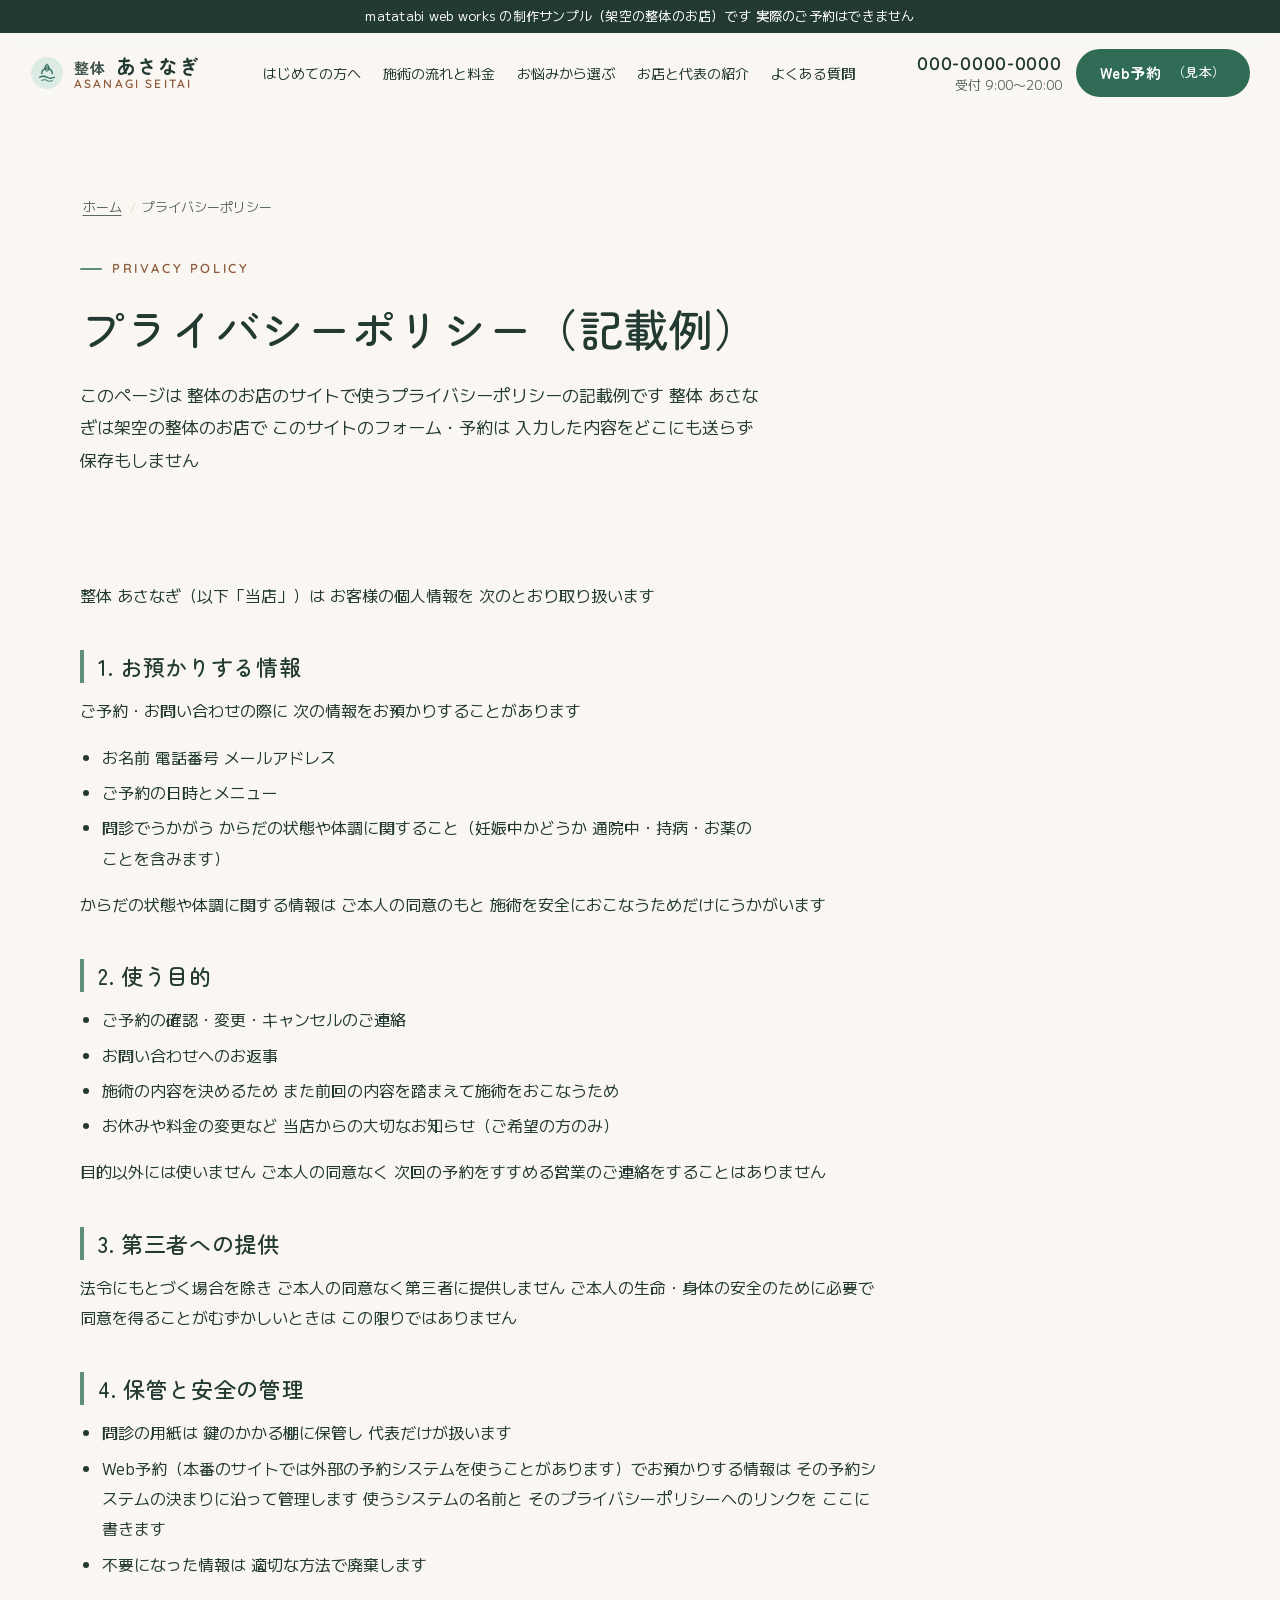
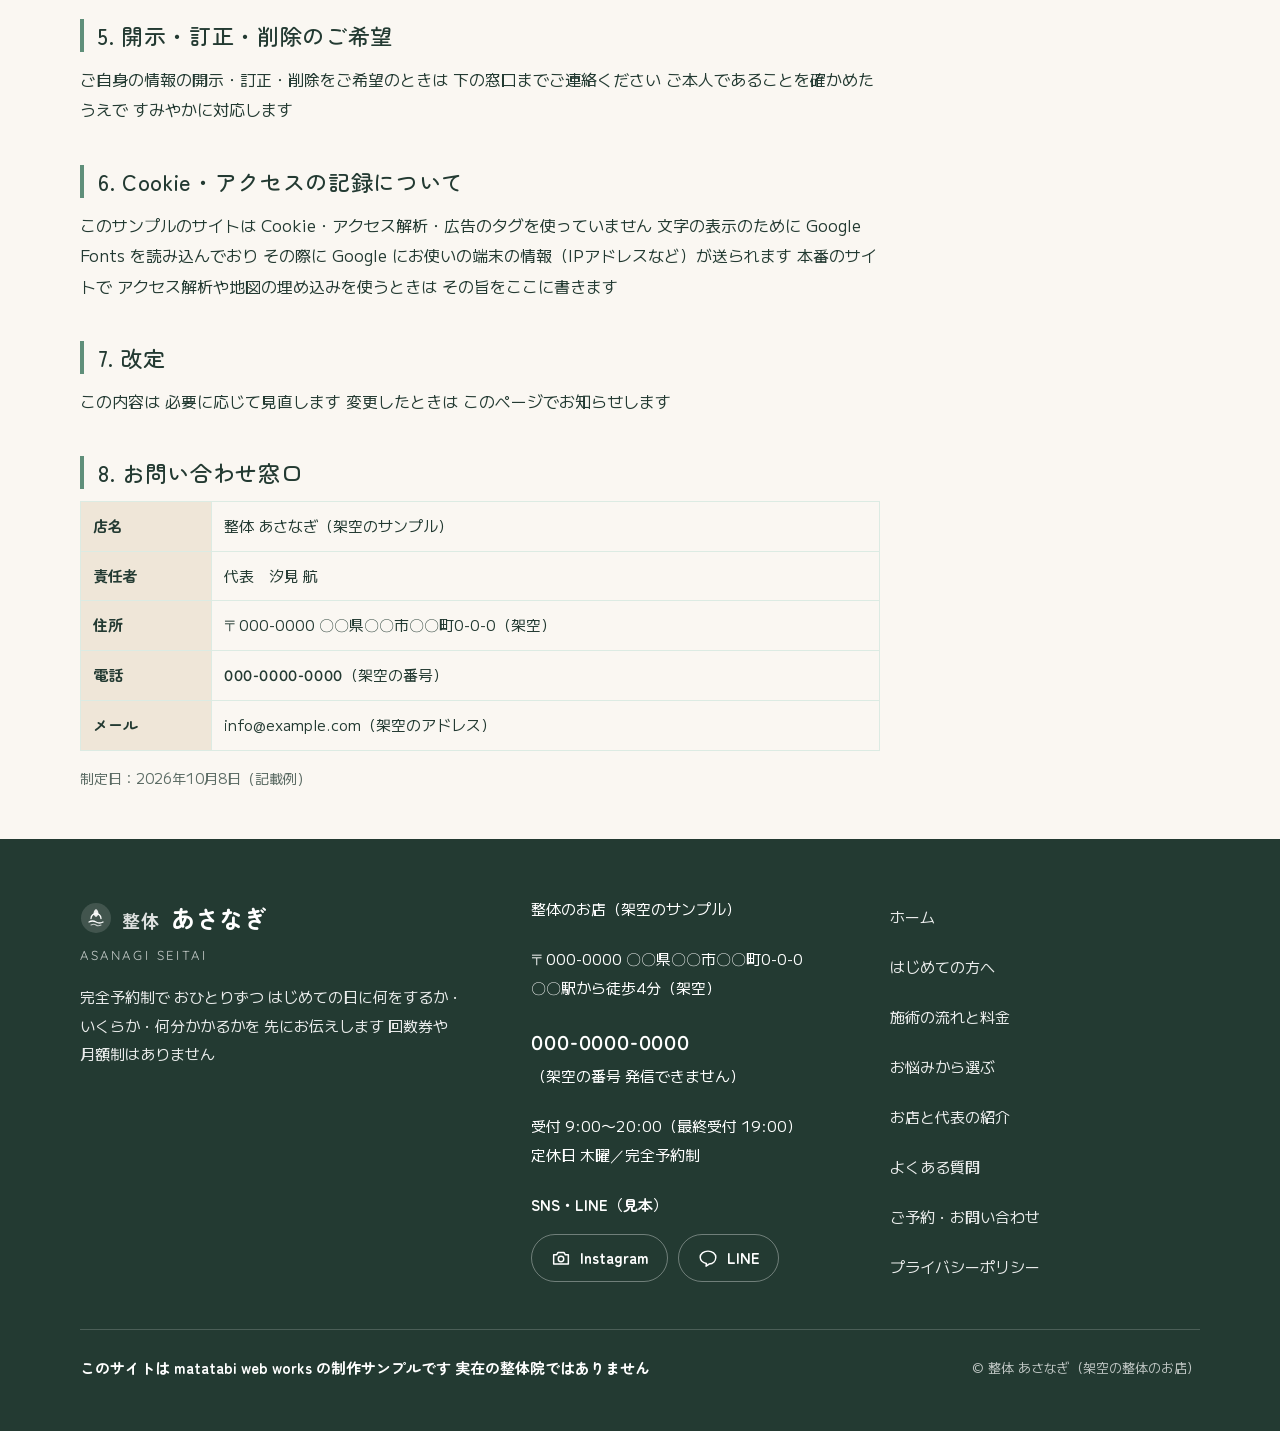
<file: privacy.html>
<!DOCTYPE html>
<html lang="ja" class="no-js" data-moji="d">
<head>
  <meta charset="UTF-8">
  <meta name="viewport" content="width=device-width, initial-scale=1">
  <meta name="robots" content="noindex">
  <meta name="format-detection" content="telephone=no">
  <title>プライバシーポリシー（記載例）｜整体 あさなぎ（制作サンプル）</title>
  <meta name="description" content="整体 あさなぎ（架空の制作サンプル）のプライバシーポリシーの記載例。ご予約・お問い合わせでお預かりする情報の扱いについて。">
  <meta property="og:title" content="プライバシーポリシー（記載例）｜整体 あさなぎ（制作サンプル）">
  <meta property="og:description" content="整体 あさなぎ（架空の制作サンプル）のプライバシーポリシーの記載例。ご予約・お問い合わせでお預かりする情報の扱いについて。">
  <meta property="og:type" content="website">
  <meta property="og:site_name" content="整体 あさなぎ（制作サンプル・架空の整体のお店）">
  <meta property="og:locale" content="ja_JP">
  <meta name="theme-color" content="#2F6B55">
  <link rel="icon" href="images/favicon.svg" type="image/svg+xml">
  <link rel="preconnect" href="https://fonts.googleapis.com">
  <link rel="preconnect" href="https://fonts.gstatic.com" crossorigin>
  <link rel="stylesheet" data-font="head" href="https://fonts.googleapis.com/css2?family=Zen+Maru+Gothic:wght@500&amp;text=%22%23%25%28%29%2C-.%2F0123456789%3A%3C%3D%3ECEIJLNOPSW%5B%5D_abcdefghijklmnoprstuvwxyz%E2%80%94%E2%97%8B%E3%80%81%E3%80%82%E3%80%9C%E3%81%82%E3%81%84%E3%81%86%E3%81%8A%E3%81%8B%E3%81%8C%E3%81%8D%E3%81%8E%E3%81%8F%E3%81%93%E3%81%94%E3%81%95%E3%81%97%E3%81%98%E3%81%99%E3%81%9A%E3%81%9B%E3%81%9F%E3%81%A0%E3%81%A1%E3%81%A3%E3%81%A4%E3%81%A6%E3%81%A7%E3%81%A8%E3%81%A9%E3%81%AA%E3%81%AB%E3%81%AE%E3%81%AF%E3%81%B8%E3%81%B9%E3%81%BE%E3%82%81%E3%82%82%E3%82%89%E3%82%8A%E3%82%8B%E3%82%8C%E3%82%8F%E3%82%92%E3%82%93%E3%82%A2%E3%82%A4%E3%82%A7%E3%82%AF%E3%82%B1%E3%82%B5%E3%82%B7%E3%82%B9%E3%82%BB%E3%83%81%E3%83%83%E3%83%88%E3%83%89%E3%83%8B%E3%83%90%E3%83%95%E3%83%97%E3%83%9D%E3%83%A1%E3%83%A5%E3%83%A9%E3%83%AA%E3%83%AB%E3%83%AC%E3%83%B3%E3%83%BB%E3%83%BC%E4%B8%89%E4%BA%88%E4%BB%A5%E4%BB%BB%E4%BC%91%E4%BD%8F%E4%BD%93%E4%BD%9C%E4%BD%BF%E4%BE%8B%E4%BE%9B%E4%BF%9D%E4%BF%A1%E5%85%88%E5%85%A5%E5%85%A8%E5%86%85%E5%86%86%E5%88%86%E5%88%B6%E5%89%8A%E5%89%8D%E5%8A%9B%E5%8B%95%E5%8D%B0%E5%8F%A3%E5%8F%B7%E5%90%88%E5%90%8C%E5%90%8D%E5%95%8F%E5%96%B6%E5%9B%9E%E5%9C%9F%E5%9C%A8%E5%9F%8B%E5%A0%B1%E5%AD%98%E5%AE%89%E5%AE%9A%E5%AE%9F%E5%AE%B9%E5%B0%91%E5%B1%8A%E5%B8%8C%E5%B8%AD%E5%B9%B4%E5%BA%97%E5%BD%93%E6%83%85%E6%84%8F%E6%89%80%E6%89%95%E6%8F%90%E6%94%AF%E6%94%B9%E6%95%B4%E6%96%87%E6%96%99%E6%96%B9%E6%96%BD%E6%97%A5%E6%99%82%E6%9C%88%E6%9C%9B%E6%9C%A8%E6%9C%AC%E6%9D%A5%E6%A5%AD%E6%AD%A3%E6%AE%8B%E6%B0%97%E6%B0%B4%E6%BA%80%E7%81%AB%E7%90%86%E7%95%AA%E7%99%BA%E7%9A%84%E7%9B%AE%E7%9F%AD%E7%A2%BA%E7%A4%BA%E7%A7%BB%E7%A8%8E%E7%A9%BA%E7%AA%93%E7%AC%AC%E7%AE%A1%E7%B4%84%E7%B5%A1%E8%80%85%E8%A1%93%E8%A6%8B%E8%A8%82%E8%A8%98%E8%A8%BA%E8%A9%B1%E8%AA%8D%E8%B2%AC%E8%B3%AA%E8%B5%A4%E8%BC%89%E8%BE%BC%E9%80%81%E9%80%A3%E9%81%B8%E9%87%91%E9%8C%B2%E9%96%89%E9%96%8B%E9%96%93%E9%99%A2%E9%99%A4%E9%9A%9B%E9%9B%BB%E9%A0%85%E9%A0%90%EF%BC%88%EF%BC%89%EF%BC%8B%EF%BC%8F%EF%BC%9A&amp;display=swap">
  <link rel="stylesheet" data-font="body" href="https://fonts.googleapis.com/css2?family=M+PLUS+2:wght@400&amp;text=%20%22%23%25%28%29%2C-.%2F0123456789%3A%3C%3D%3E%40ACEFGIJKLNOPRSTVWY%5B%5D_abcdefghijklmnoprstuvwxyz%7B%7D%C2%A9%E2%80%94%E2%97%8B%E3%80%81%E3%80%82%E3%80%87%E3%80%8C%E3%80%8D%E3%80%92%E3%80%9C%E3%81%82%E3%81%84%E3%81%86%E3%81%88%E3%81%8A%E3%81%8B%E3%81%8C%E3%81%8D%E3%81%8E%E3%81%8F%E3%81%91%E3%81%93%E3%81%94%E3%81%95%E3%81%97%E3%81%98%E3%81%99%E3%81%9A%E3%81%9B%E3%81%9D%E3%81%9F%E3%81%A0%E3%81%A1%E3%81%A3%E3%81%A4%E3%81%A5%E3%81%A6%E3%81%A7%E3%81%A8%E3%81%A9%E3%81%AA%E3%81%AB%E3%81%AE%E3%81%AF%E3%81%B2%E3%81%B6%E3%81%B8%E3%81%B9%E3%81%BE%E3%81%BF%E3%82%80%E3%82%81%E3%82%82%E3%82%84%E3%82%88%E3%82%89%E3%82%8A%E3%82%8B%E3%82%8C%E3%82%8F%E3%82%92%E3%82%93%E3%82%A2%E3%82%A4%E3%82%A7%E3%82%A9%E3%82%AD%E3%82%AF%E3%82%B0%E3%82%B1%E3%82%B5%E3%82%B7%E3%82%B8%E3%82%B9%E3%82%BB%E3%82%BF%E3%83%81%E3%83%83%E3%83%86%E3%83%88%E3%83%89%E3%83%8B%E3%83%90%E3%83%95%E3%83%97%E3%83%9A%E3%83%9B%E3%83%9D%E3%83%A0%E3%83%A1%E3%83%A3%E3%83%A5%E3%83%A9%E3%83%AA%E3%83%AB%E3%83%AC%E3%83%B3%E3%83%BB%E3%83%BC%E4%B8%89%E4%B8%8B%E4%B8%8D%E4%B8%AD%E4%BA%88%E4%BA%8B%E4%BA%BA%E4%BB%8B%E4%BB%98%E4%BB%A3%E4%BB%A4%E4%BB%A5%E4%BB%BB%E4%BC%91%E4%BC%9D%E4%BD%8F%E4%BD%93%E4%BD%95%E4%BD%9C%E4%BD%BF%E4%BE%8B%E4%BE%9B%E4%BF%9D%E4%BF%A1%E5%80%8B%E5%85%88%E5%85%A5%E5%85%A8%E5%86%85%E5%86%86%E5%88%86%E5%88%87%E5%88%B6%E5%88%B8%E5%89%8A%E5%89%8D%E5%8A%9B%E5%8B%95%E5%8D%B0%E5%8F%96%E5%8F%97%E5%8F%A3%E5%8F%B7%E5%90%88%E5%90%8C%E5%90%8D%E5%90%AB%E5%91%8A%E5%91%BD%E5%95%8F%E5%96%B6%E5%9B%9E%E5%9B%B3%E5%9C%9F%E5%9C%A8%E5%9C%B0%E5%9F%8B%E5%A0%B1%E5%A0%B4%E5%A4%89%E5%A4%96%E5%A4%A7%E5%A6%8A%E5%A8%A0%E5%AD%97%E5%AD%98%E5%AE%89%E5%AE%8C%E5%AE%9A%E5%AE%9F%E5%AE%A2%E5%AE%B9%E5%AF%BE%E5%B0%91%E5%B1%8A%E5%B8%82%E5%B8%8C%E5%B8%AD%E5%B9%B4%E5%BA%83%E5%BA%97%E5%BB%83%E5%BD%93%E5%BE%92%E5%BE%97%E5%BF%85%E5%BF%9C%E6%82%A9%E6%83%85%E6%84%8F%E6%85%8B%E6%89%80%E6%89%95%E6%89%B1%E6%8C%81%E6%8F%90%E6%94%AF%E6%94%B9%E6%95%B0%E6%95%B4%E6%96%87%E6%96%99%E6%96%B9%E6%96%BD%E6%97%A5%E6%97%A8%E6%99%82%E6%9B%9C%E6%9B%B4%E6%9B%B8%E6%9C%80%E6%9C%88%E6%9C%9B%E6%9C%A8%E6%9C%AB%E6%9C%AC%E6%9D%A5%E6%9E%90%E6%9E%B6%E6%A3%84%E6%A3%9A%E6%A5%AD%E6%A7%98%E6%AC%A1%E6%AD%A3%E6%AD%A9%E6%AE%8B%E6%B0%97%E6%B0%B4%E6%B1%90%E6%B1%BA%E6%B2%BF%E6%B3%95%E6%B5%81%E6%BA%80%E7%81%AB%E7%8A%B6%E7%8F%BE%E7%90%86%E7%94%9F%E7%94%A8%E7%94%BA%E7%95%AA%E7%97%85%E7%99%BA%E7%9A%84%E7%9B%AE%E7%9B%B4%E7%9C%8C%E7%9F%A5%E7%9F%AD%E7%A2%BA%E7%A4%BA%E7%A7%BB%E7%A8%8E%E7%A9%BA%E7%AA%93%E7%AB%AF%E7%AC%AC%E7%AE%A1%E7%B4%84%E7%B4%99%E7%B4%B9%E7%B5%82%E7%B5%A1%E8%80%85%E8%87%AA%E8%88%AA%E8%96%AC%E8%A1%93%E8%A1%A8%E8%A6%81%E8%A6%8B%E8%A7%A3%E8%A8%82%E8%A8%98%E8%A8%BA%E8%A9%B1%E8%AA%8D%E8%AA%AD%E8%AA%BF%E8%B2%AC%E8%B3%AA%E8%B5%A4%E8%B8%8F%E8%BA%AB%E8%BC%89%E8%BE%BC%E8%BF%94%E9%80%81%E9%80%9A%E9%80%A3%E9%81%A9%E9%81%B8%E9%83%A8%E9%87%91%E9%8C%B2%E9%8D%B5%E9%96%89%E9%96%8B%E9%96%93%E9%96%A2%E9%99%90%E9%99%A2%E9%99%A4%E9%9A%9B%E9%9B%BB%E9%A0%85%E9%A0%90%E9%A1%8D%E9%A7%85%EF%BC%88%EF%BC%89%EF%BC%8B%EF%BC%8F%EF%BC%9A%EF%BD%9C&amp;display=swap">
  <link rel="stylesheet" data-font="en" href="https://fonts.googleapis.com/css2?family=Quicksand:wght@600&amp;text=%20%21%22%23%24%25%26%27%28%29%2A%2B%2C-.%2F0123456789%3A%3B%3C%3D%3E%3F%40ABCDEFGHIJKLMNOPQRSTUVWXYZ%5B%5C%5D%5E_%60abcdefghijklmnopqrstuvwxyz%7B%7C%7D~&amp;display=swap">
  <link rel="stylesheet" href="css/style.css?v=20261031-4">
  <script src="js/main.js?v=20261010-1" defer></script>
</head>
<body class="has-fixed-cta">
  <a class="skip-link" href="#main">本文へ<wbr>移動</a>
  <p data-clauses="1" data-wrap="phrase" class="sample-notice"><span class="kc">matatabi web works の<wbr>制作サンプル<wbr>（架空の<wbr>整体の<wbr>お店）です</span> <span class="kc"><wbr>実際の<wbr>ご予約は<wbr>できません</span></p>
  <header class="site-header">
    <div class="container site-header__inner">
      <a href="index.html" class="site-logo" aria-label="整体 あさなぎ ホーム">
        <img src="images/logo-mark.svg" alt="" width="34" height="34">
        <span class="site-logo__text"><span class="site-logo__name"><span class="site-logo__kind">整体</span> あさなぎ</span><span class="site-logo__sub">ASANAGI SEITAI</span></span>
      </a>
      <nav class="global-nav" id="global-nav" aria-label="メインメニュー">
        <ul class="global-nav__list">
          <li data-wrap="phrase" class="global-nav__home"><a href="index.html"><span>ホーム</span></a></li>
          <li data-wrap="phrase"><a href="first.html"><span>はじめての<wbr>方へ</span></a></li>
          <li data-wrap="phrase"><a href="flow.html"><span>施術の<wbr>流れと<wbr>料金</span></a></li>
          <li data-wrap="phrase"><a href="concerns.html"><span>お悩みから<wbr>選ぶ</span></a></li>
          <li data-wrap="phrase"><a href="about.html"><span>お店と<wbr>代表の<wbr>紹介</span></a></li>
          <li data-wrap="phrase"><a href="faq.html"><span>よく<wbr>ある<wbr>質問</span></a></li>
          <li data-wrap="phrase" class="global-nav__reserve-sp"><a href="reserve.html"><span>ご予約・<wbr>お問い合わせ</span></a></li>
        </ul>
        <div class="global-nav__cta">
          <a href="reserve.html#booking" class="btn btn--primary">Web予約<wbr>（見本）</a>
          <a href="reserve.html#contact" class="btn btn--secondary">ご質問・<wbr>お問い合わせ</a>
        </div>
        <div class="global-nav__tel">
          <p><button type="button" class="tel-number" data-sample-tel aria-describedby="nav-tel-status" style="background:none;border:0;padding:0;">000-0000-0000</button><br><span class="tel-sample">（架空の<wbr>番号です）</span></p>
          <p data-wrap="phrase" class="note">受付 9:00〜20:00<wbr>（最終受付 19:00）<wbr>／定休日 木曜</p>
          <p class="sns__status" id="nav-tel-status" role="status"></p>
        </div>
      </nav>
      <div class="header-actions">
        <div class="header-tel">
          <span class="tel-number" aria-label="電話番号 000-0000-0000（架空の番号）">000-0000-0000</span>
          <span class="tel-hours">受付 9:00〜20:00</span>
        </div>
        <a href="reserve.html#booking" class="btn btn--primary header-reserve">Web予約<small><wbr>（見本）</small></a>
        <button type="button" class="menu-toggle" aria-label="メニューを開く" aria-expanded="false" aria-controls="global-nav">
          <span class="menu-toggle__bars" aria-hidden="true"></span>
          <span class="menu-toggle__label" aria-hidden="true">メニュー</span>
        </button>
      </div>
    </div>
  </header>
  <main id="main">
    <div class="page-head">
      <div class="container">
        <ol class="breadcrumb" aria-label="現在地"><li data-wrap="phrase"><a href="index.html">ホーム</a></li><li data-wrap="phrase">プライバシーポリシー</li></ol>
        <span class="eyebrow" aria-hidden="true">PRIVACY POLICY</span>
        <h1 class="page-head__title">プライバシーポリシー<wbr>（記載<wbr>例）</h1>
        <p class="page-head__lead">この<wbr>ページは 整体の<wbr>お店の<wbr>サイトで<wbr>使う<wbr>プライバシーポリシーの<wbr>記載例です 整体 あさなぎは<wbr>架空の<wbr>整体の<wbr>お店で この<wbr>サイトの<wbr>フォーム・予約は 入力した<wbr>内容を<wbr>どこにも<wbr>送らず 保存もしません</p>
      </div>
    </div>

    <section class="section section--tight">
      <div class="container">
        <div class="prose">
          <p data-wrap="phrase">整体 あさなぎ<wbr>（以下<wbr>「当店」）は お客様の<wbr>個人情報を 次の<wbr>とおり取り扱います</p>

          <h2>1. お預かりする<wbr>情報</h2>
          <p data-wrap="phrase">ご予約・<wbr>お問い合わせの<wbr>際に 次の<wbr>情報を<wbr>お預かりする<wbr>ことがあります</p>
          <ul>
            <li data-wrap="phrase">お名前 電話番号 メールアドレス</li>
            <li data-wrap="phrase">ご予約の<wbr>日時と<wbr>メニュー</li>
            <li data-wrap="phrase">問診で<wbr>うかが<wbr>う からだの<wbr>状態や<wbr>体調に<wbr>関する<wbr>こと<wbr>（妊娠中かどうか 通院中・持病・お薬の<wbr>ことを<wbr>含みます）</li>
          </ul>
          <p data-wrap="phrase">からだの<wbr>状態や<wbr>体調に<wbr>関する<wbr>情報は ご本人の<wbr>同意の<wbr>もと 施術を<wbr>安全に<wbr>おこな<wbr>う<wbr>ためだけに<wbr>うかが<wbr>います</p>

          <h2>2. 使う<wbr>目的</h2>
          <ul>
            <li data-wrap="phrase">ご予約の<wbr>確認・変更・キャンセルの<wbr>ご連絡</li>
            <li data-wrap="phrase">お問い合わせへの<wbr>お返事</li>
            <li data-wrap="phrase">施術の<wbr>内容を<wbr>決める<wbr>ため また<wbr>前回の<wbr>内容を<wbr>踏まえて<wbr>施術を<wbr>おこな<wbr>う<wbr>ため</li>
            <li data-wrap="phrase">お休みや<wbr>料金の<wbr>変更など 当店からの<wbr>大切な<wbr>お知らせ<wbr>（ご希望の<wbr>方のみ）</li>
          </ul>
          <p data-clauses="1" data-wrap="phrase"><span class="kc">目的以外には<wbr>使いません</span> <span class="kc"><wbr>ご本人の<wbr>同意なく 次回の<wbr>予約を<wbr>すすめる<wbr>営業の<wbr>ご連絡を<wbr>する<wbr>ことは<wbr>ありません</span></p>

          <h2>3. 第三者への<wbr>提供</h2>
          <p>法令にもとづく<wbr>場合を<wbr>除き ご本人の<wbr>同意なく<wbr>第三者に<wbr>提供しません ご本人の<wbr>生命・身体の<wbr>安全の<wbr>ために<wbr>必要で 同意を<wbr>得ることが<wbr>むずかしい<wbr>ときは この<wbr>限りではありません</p>

          <h2>4. 保管と<wbr>安全の<wbr>管理</h2>
          <ul>
            <li data-wrap="phrase">問診の<wbr>用紙は 鍵の<wbr>かかる<wbr>棚に<wbr>保管し 代表だけが<wbr>扱います</li>
            <li>Web予約<wbr>（本番の<wbr>サイトでは<wbr>外部の<wbr>予約システムを<wbr>使う<wbr>ことがあります）で<wbr>お預かりする<wbr>情報は その<wbr>予約システムの<wbr>決まりに<wbr>沿って<wbr>管理します 使う<wbr>システムの<wbr>名前と その<wbr>プライバシーポリシーへの<wbr>リンクを ここに<wbr>書きます</li>
            <li data-wrap="phrase">不要に<wbr>なった<wbr>情報は 適切な<wbr>方法で<wbr>廃棄します</li>
          </ul>

          <h2>5. 開示・訂正・削除の<wbr>ご希望</h2>
          <p>ご自身の<wbr>情報の<wbr>開示・訂正・削除を<wbr>ご希望の<wbr>ときは 下の<wbr>窓口まで<wbr>ご連絡ください ご本人である<wbr>ことを<wbr>確かめたうえで すみやかに<wbr>対応します</p>

          <h2>6. Cookie・アクセスの<wbr>記録に<wbr>ついて</h2>
          <p>この<wbr>サンプルの<wbr>サイトは Cookie・アクセス<wbr>解析・広告の<wbr>タグを<wbr>使っていません 文字の<wbr>表示の<wbr>ために Google Fonts を<wbr>読み込んで<wbr>おり その<wbr>際に Google に<wbr>お使いの<wbr>端末の<wbr>情報<wbr>（IPアドレスなど）が<wbr>送られます 本番の<wbr>サイトで アクセス<wbr>解析や<wbr>地図の<wbr>埋め込みを<wbr>使う<wbr>ときは その<wbr>旨を<wbr>ここに<wbr>書きます</p>

          <h2>7. 改定</h2>
          <p data-clauses="1" data-wrap="phrase"><span class="kc">この<wbr>内容は 必要に<wbr>応じて<wbr>見直します</span> <span class="kc"><wbr>変更した<wbr>ときは この<wbr>ページで<wbr>お知らせします</span></p>

          <h2>8. お問い合わせ窓口</h2>
          <table>
            <tbody>
              <tr><th scope="row">店名</th><td data-wrap="phrase">整体 あさなぎ<wbr>（架空の<wbr>サンプル）</td></tr>
              <tr><th scope="row">責任者</th><td data-wrap="phrase">代表　汐<wbr>見 航</td></tr>
              <tr><th scope="row">住所</th><td data-wrap="phrase">〒000-0000 〇〇県〇〇市〇〇町0-0-0<wbr>（架空）</td></tr>
              <tr><th scope="row">電話</th><td data-wrap="phrase"><span class="tel-number">000-0000-0000</span><wbr>（架空の<wbr>番号）</td></tr>
              <tr><th scope="row">メール</th><td data-wrap="phrase">info@example.com<wbr>（架空の<wbr>アドレス）</td></tr>
            </tbody>
          </table>
          <p data-wrap="phrase" class="note">制定日：2026年10月8日<wbr>（記載<wbr>例）</p>
        </div>
      </div>
    </section>
  </main>
  <footer class="site-footer">
    <div class="container">
      <div class="site-footer__top">
        <div>
          <p class="site-footer__name"><img src="images/logo-mark-white.svg" alt="" width="32" height="32"><span><span class="site-logo__kind">整体</span> あさなぎ</span></p>
          <p class="site-footer__sub">ASANAGI SEITAI</p>
          <p data-wrap="phrase" class="site-footer__promise">完全予<wbr>約制で おひとりずつ はじめての<wbr>日に<wbr>何を<wbr>するか・いくらか・<wbr>何<wbr>分かかるかを 先に<wbr>お伝えします 回数券や<wbr>月額制は<wbr>ありません</p>
        </div>
        <div class="site-footer__info">
          <p data-wrap="phrase">整体の<wbr>お店<wbr>（架空の<wbr>サンプル）</p>
          <p data-wrap="phrase">〒000-0000 〇〇県〇〇市〇〇町0-0-0<br><span class="nowrap">〇〇駅から<wbr>徒歩4分<wbr>（架空）</span></p>
          <p data-wrap="phrase"><span class="tel-number">000-0000-0000</span><br><span class="nowrap">（架空の<wbr>番号 発信できません）</span></p>
          <p data-wrap="phrase">受付 <span class="nowrap">9:00〜20:00<wbr>（最終受付 19:00）</span><br>定休日 木曜／完全予<wbr>約制</p>
          <div class="sns">
            <p data-wrap="phrase" class="sns__title">SNS・LINE<wbr>（見本）</p>
            <ul class="sns__list">
              <li><button type="button" class="sns-btn" data-sample-sns="Instagram" aria-describedby="sns-status-footer"><svg viewBox="0 0 24 24" aria-hidden="true" focusable="false"><path d="M4 8.5h3.2l1.6-2.5h6.4l1.6 2.5H20v10H4z" fill="none" stroke="currentColor" stroke-width="1.6" stroke-linejoin="round"/><circle cx="12" cy="13.2" r="3" fill="none" stroke="currentColor" stroke-width="1.6"/></svg><span>Instagram</span></button></li>
              <li><button type="button" class="sns-btn" data-sample-sns="LINE" aria-describedby="sns-status-footer"><svg viewBox="0 0 24 24" aria-hidden="true" focusable="false"><path d="M12 4.5c-4.7 0-8.5 3-8.5 6.8 0 3.3 2.9 6 6.8 6.6l-.4 3 3.3-2.3c4.3-.3 7.3-3.4 7.3-7.3 0-3.8-3.8-6.8-8.5-6.8z" fill="none" stroke="currentColor" stroke-width="1.6" stroke-linejoin="round"/></svg><span>LINE</span></button></li>
            </ul>
            <p class="sns__status" id="sns-status-footer" role="status"></p>
          </div>
        </div>
        <nav class="site-footer__nav" aria-label="フッターメニュー">
          <ul>
            <li data-wrap="phrase"><a href="index.html">ホーム</a></li>
            <li data-wrap="phrase"><a href="first.html">はじめての<wbr>方へ</a></li>
            <li data-wrap="phrase"><a href="flow.html">施術の<wbr>流れと<wbr>料金</a></li>
            <li data-wrap="phrase"><a href="concerns.html">お悩みから<wbr>選ぶ</a></li>
            <li data-wrap="phrase"><a href="about.html">お店と<wbr>代表の<wbr>紹介</a></li>
            <li data-wrap="phrase"><a href="faq.html">よく<wbr>ある<wbr>質問</a></li>
            <li data-wrap="phrase"><a href="reserve.html">ご予約・<wbr>お問い合わせ</a></li>
            <li data-wrap="phrase"><a href="privacy.html" aria-current="page">プライバシーポリシー</a></li>
          </ul>
        </nav>
      </div>
      <div class="site-footer__bottom">
        <p data-clauses="1" data-wrap="phrase" class="site-footer__sample"><span class="kc">この<wbr>サイトは matatabi web works の<wbr>制作<wbr>サンプルです</span> <span class="kc"><wbr>実在の<wbr>整体院ではありません</span></p>
        <small class="site-footer__copy">© 整体 あさなぎ<wbr>（架空の<wbr>整体の<wbr>お店）</small>
      </div>
    </div>
  </footer>
  <div class="fixed-cta">
    <button type="button" class="btn btn--secondary" data-sample-tel aria-describedby="fixed-status">電話<small><wbr>（見本）</small></button>
    <a href="reserve.html#booking" class="btn btn--primary">Web予約<small><wbr>（見本）</small></a>
    <p class="fixed-cta__status" id="fixed-status" role="status"></p>
  </div>
</body>
</html>
</file>
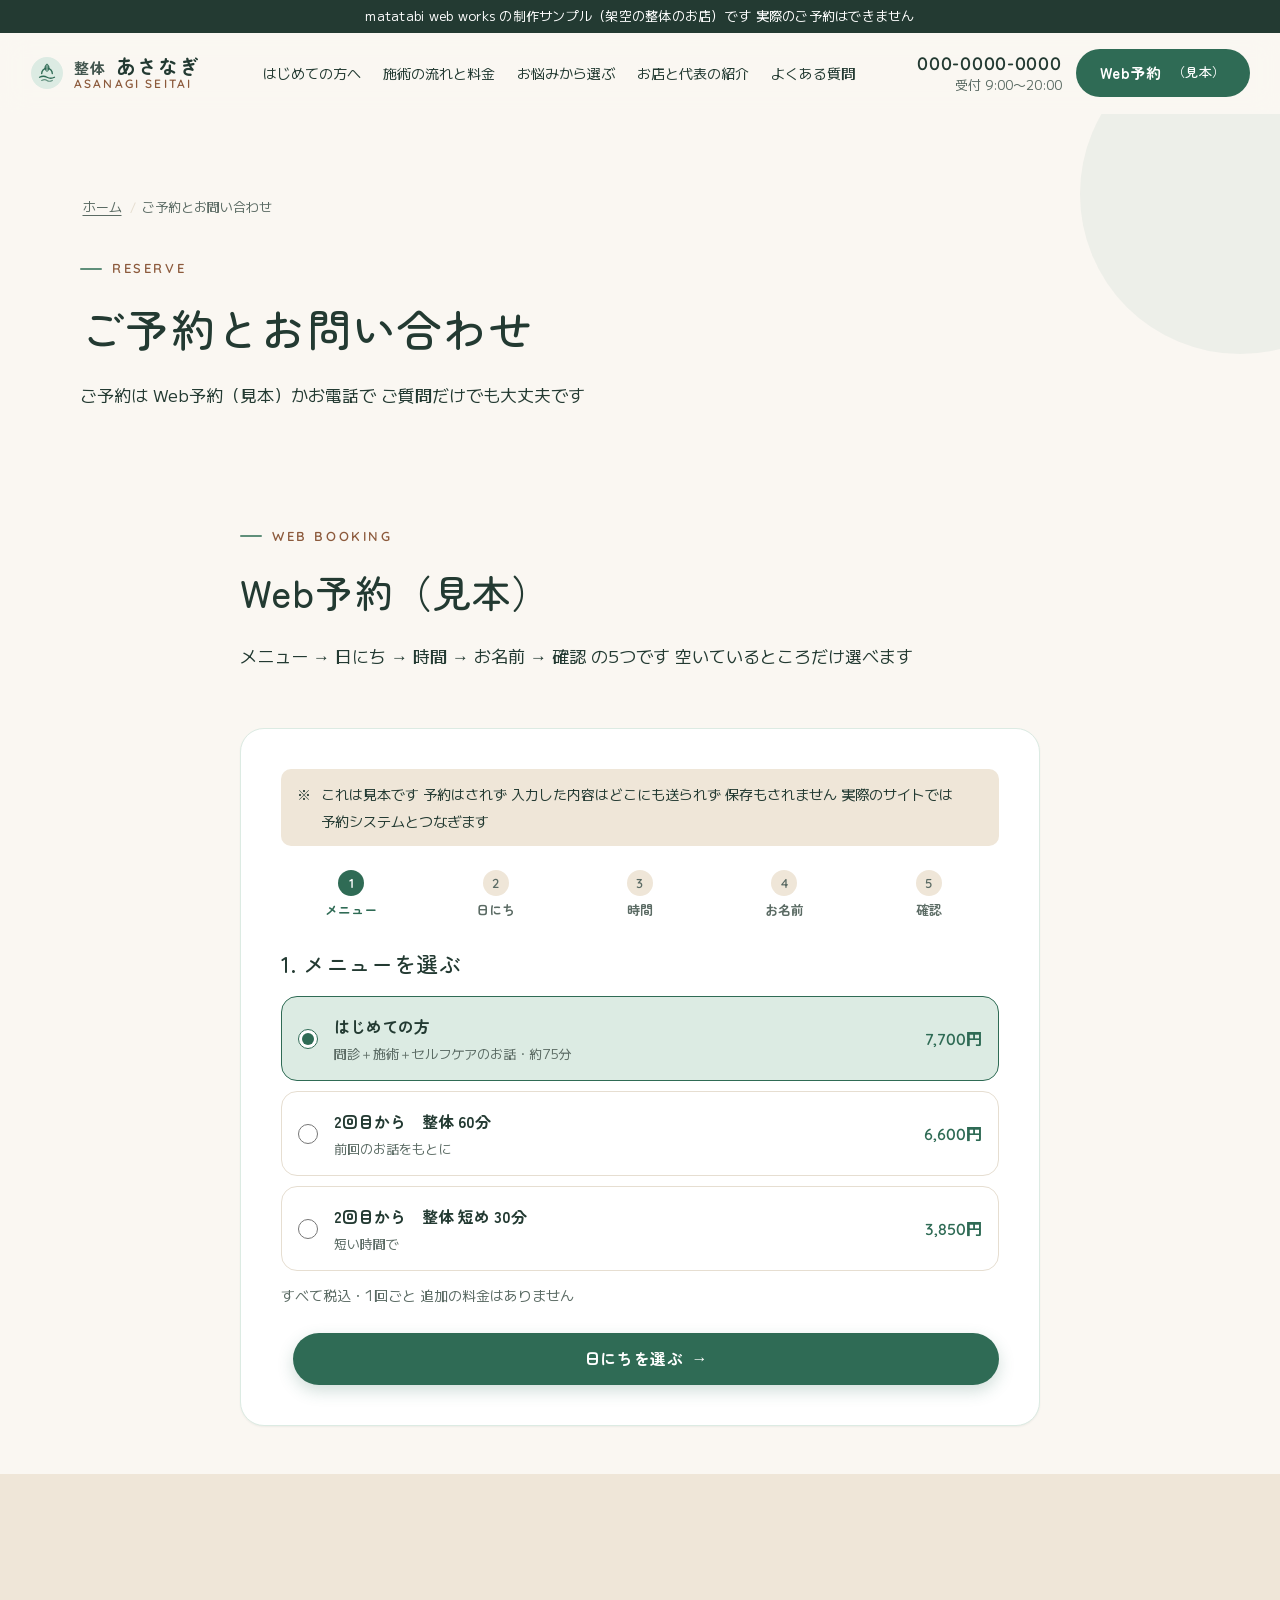
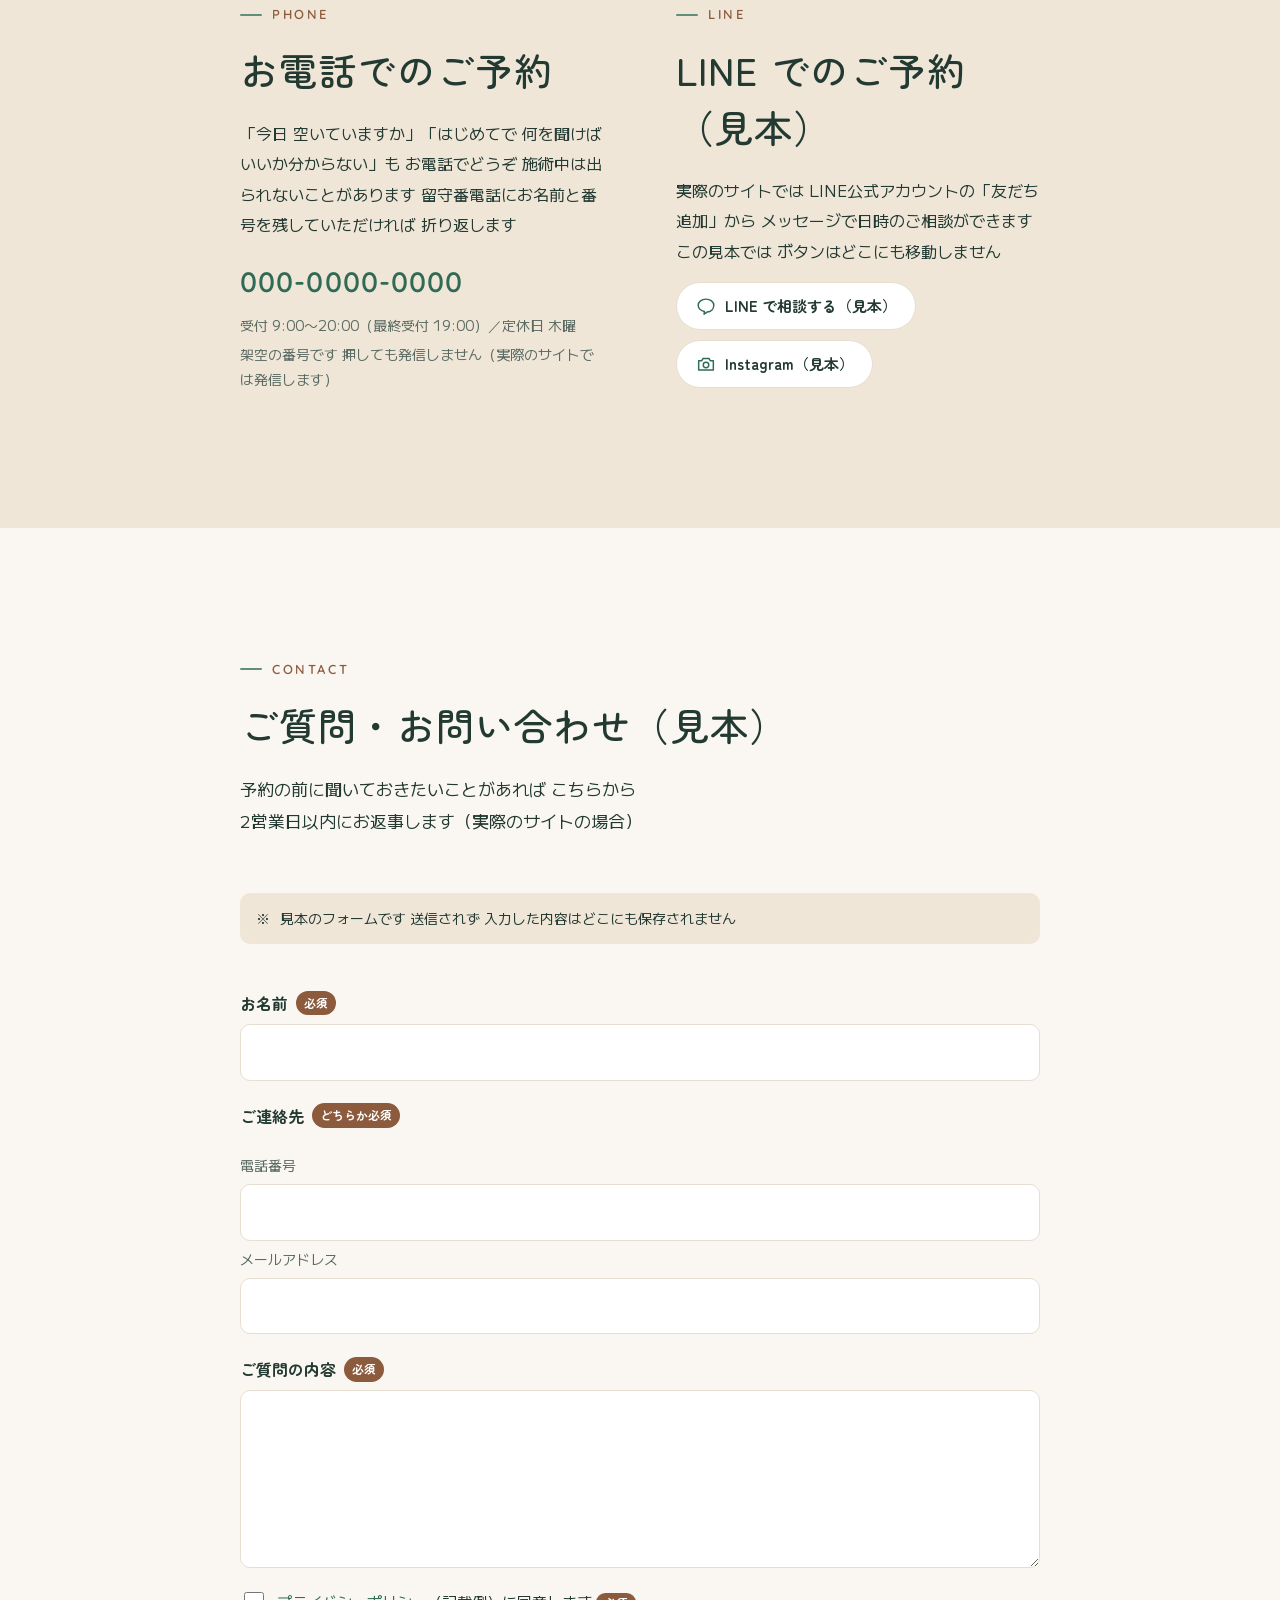
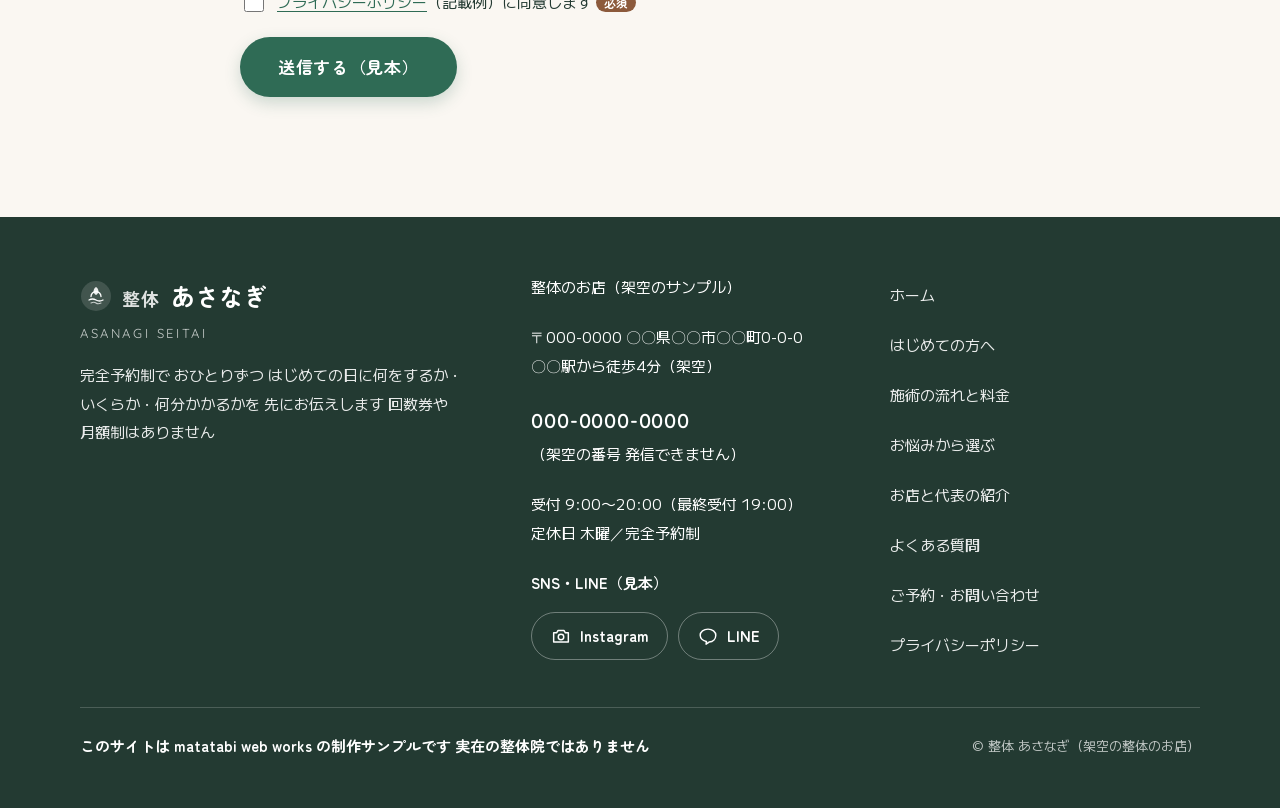
<file: reserve.html>
<!DOCTYPE html>
<html lang="ja" class="no-js" data-moji="d">
<head>
  <meta charset="UTF-8">
  <meta name="viewport" content="width=device-width, initial-scale=1">
  <meta name="robots" content="noindex">
  <meta name="format-detection" content="telephone=no">
  <title>ご予約とお問い合わせ｜Web予約（見本）・電話・ご質問フォーム｜整体 あさなぎ（制作サンプル）</title>
  <meta name="description" content="整体 あさなぎのご予約（Web予約の見本・お電話）とお問い合わせ。メニュー・日にち・時間・お名前を選ぶだけ。見本のため、予約はされず、入力した内容も保存されません。">
  <meta property="og:title" content="ご予約とお問い合わせ｜Web予約（見本）・電話・ご質問フォーム｜整体 あさなぎ（制作サンプル）">
  <meta property="og:description" content="整体 あさなぎのご予約（Web予約の見本・お電話）とお問い合わせ。メニュー・日にち・時間・お名前を選ぶだけ。見本のため、予約はされず、入力した内容も保存されません。">
  <meta property="og:type" content="website">
  <meta property="og:site_name" content="整体 あさなぎ（制作サンプル・架空の整体のお店）">
  <meta property="og:locale" content="ja_JP">
  <meta name="theme-color" content="#2F6B55">
  <link rel="icon" href="images/favicon.svg" type="image/svg+xml">
  <link rel="preconnect" href="https://fonts.googleapis.com">
  <link rel="preconnect" href="https://fonts.gstatic.com" crossorigin>
  <link rel="stylesheet" data-font="head" href="https://fonts.googleapis.com/css2?family=Zen+Maru+Gothic:wght@500&amp;text=%22%23%25%28%29%2C-.%2F0123456789%3A%3C%3D%3EEIJLNOPSW%5B%5D_abcdefghijklmnoprstuvwxyz%E2%80%94%E2%80%B9%E2%80%BA%E2%86%90%E2%86%92%E2%97%8B%E3%80%81%E3%80%82%E3%80%9C%E3%81%82%E3%81%84%E3%81%8A%E3%81%8B%E3%81%8C%E3%81%8D%E3%81%8E%E3%81%8F%E3%81%93%E3%81%94%E3%81%95%E3%81%97%E3%81%98%E3%81%99%E3%81%9A%E3%81%9B%E3%81%9F%E3%81%A0%E3%81%A1%E3%81%A3%E3%81%A4%E3%81%A6%E3%81%A7%E3%81%A8%E3%81%A9%E3%81%AA%E3%81%AB%E3%81%AE%E3%81%AF%E3%81%B6%E3%81%B8%E3%81%B9%E3%81%BE%E3%82%81%E3%82%82%E3%82%84%E3%82%89%E3%82%8A%E3%82%8B%E3%82%8C%E3%82%8F%E3%82%92%E3%82%93%E3%82%A2%E3%82%A4%E3%82%A7%E3%82%AF%E3%82%B1%E3%82%B5%E3%82%B7%E3%82%B9%E3%82%BB%E3%83%81%E3%83%83%E3%83%88%E3%83%89%E3%83%8B%E3%83%90%E3%83%95%E3%83%97%E3%83%9D%E3%83%A1%E3%83%A5%E3%83%A9%E3%83%AA%E3%83%AB%E3%83%AC%E3%83%B3%E3%83%BB%E3%83%BC%E4%BA%88%E4%BB%A5%E4%BB%BB%E4%BC%91%E4%BD%93%E4%BD%9C%E4%BF%9D%E4%BF%A1%E5%85%88%E5%85%A5%E5%86%85%E5%86%86%E5%88%86%E5%88%9D%E5%88%B6%E5%89%8D%E5%8A%9B%E5%8B%95%E5%8D%B0%E5%8F%B7%E5%90%88%E5%90%8C%E5%90%8D%E5%95%8F%E5%96%B6%E5%9B%9E%E5%9C%9F%E5%9C%A8%E5%9F%8B%E5%AD%98%E5%AE%9A%E5%AE%9F%E5%AE%B9%E5%B0%91%E5%B1%8A%E5%B8%AD%E5%B9%B4%E5%BA%97%E5%BD%93%E5%BF%85%E6%84%8F%E6%88%BB%E6%89%95%E6%94%AF%E6%95%B4%E6%96%87%E6%96%99%E6%96%B9%E6%96%BD%E6%97%A5%E6%99%82%E6%9C%80%E6%9C%88%E6%9C%A8%E6%9C%AC%E6%9D%A5%E6%A5%AD%E6%AE%8B%E6%B0%97%E6%B0%B4%E6%BA%80%E7%81%AB%E7%95%AA%E7%99%BA%E7%9B%AE%E7%9B%B4%E7%9B%B8%E7%9F%AD%E7%A2%BA%E7%A7%BB%E7%A8%8E%E7%A9%BA%E7%B4%84%E7%B5%A1%E8%A1%93%E8%A6%8B%E8%A8%BA%E8%A9%B1%E8%AA%8D%E8%AA%BF%E8%AB%87%E8%B3%AA%E8%B5%A4%E8%BE%BC%E9%80%81%E9%80%A3%E9%81%B8%E9%87%91%E9%96%89%E9%96%8B%E9%96%93%E9%99%A2%E9%9A%9B%E9%9B%BB%E9%A0%85%E9%A0%88%EF%BC%88%EF%BC%89%EF%BC%8B%EF%BC%8F%EF%BC%9A&amp;display=swap">
  <link rel="stylesheet" data-font="body" href="https://fonts.googleapis.com/css2?family=M+PLUS+2:wght@400&amp;text=%20%22%23%25%28%29%2C-.%2F0123456789%3A%3C%3D%3EABCEFGHIJKLNOPRSTVW%5B%5D_abcdefghijklmnoprstuvwxyz%7B%7D%C2%A9%E2%80%94%E2%80%B9%E2%80%BA%E2%80%BB%E2%86%90%E2%86%92%E2%97%8B%E3%80%81%E3%80%82%E3%80%87%E3%80%8C%E3%80%8D%E3%80%92%E3%80%9C%E3%81%82%E3%81%84%E3%81%86%E3%81%88%E3%81%8A%E3%81%8B%E3%81%8C%E3%81%8D%E3%81%8E%E3%81%8F%E3%81%91%E3%81%93%E3%81%94%E3%81%95%E3%81%97%E3%81%98%E3%81%99%E3%81%9A%E3%81%9B%E3%81%9E%E3%81%9F%E3%81%A0%E3%81%A1%E3%81%A3%E3%81%A4%E3%81%A6%E3%81%A7%E3%81%A8%E3%81%A9%E3%81%AA%E3%81%AB%E3%81%AE%E3%81%AF%E3%81%B0%E3%81%B2%E3%81%B6%E3%81%B8%E3%81%B9%E3%81%BE%E3%81%BF%E3%82%81%E3%82%82%E3%82%84%E3%82%88%E3%82%89%E3%82%8A%E3%82%8B%E3%82%8C%E3%82%8D%E3%82%8F%E3%82%92%E3%82%93%E3%82%A2%E3%82%A4%E3%82%A6%E3%82%A7%E3%82%A9%E3%82%AB%E3%82%AD%E3%82%AF%E3%82%B1%E3%82%B5%E3%82%B7%E3%82%B8%E3%82%B9%E3%82%BB%E3%82%BF%E3%83%81%E3%83%83%E3%83%86%E3%83%88%E3%83%89%E3%83%8B%E3%83%90%E3%83%95%E3%83%97%E3%83%9B%E3%83%9C%E3%83%9D%E3%83%A0%E3%83%A1%E3%83%A3%E3%83%A5%E3%83%A9%E3%83%AA%E3%83%AB%E3%83%AC%E3%83%B3%E3%83%BB%E3%83%BC%E4%B8%80%E4%B8%88%E4%B8%AD%E4%BA%88%E4%BA%8B%E4%BB%8A%E4%BB%8B%E4%BB%98%E4%BB%A3%E4%BB%A5%E4%BB%BB%E4%BC%91%E4%BC%9D%E4%BD%93%E4%BD%95%E4%BD%9C%E4%BD%BF%E4%BE%8B%E4%BF%9D%E4%BF%A1%E5%85%88%E5%85%A5%E5%85%A8%E5%85%AC%E5%86%85%E5%86%86%E5%87%BA%E5%88%86%E5%88%9D%E5%88%B6%E5%88%B8%E5%89%8D%E5%8A%9B%E5%8A%A0%E5%8B%95%E5%8D%B0%E5%8F%8B%E5%8F%97%E5%8F%B7%E5%90%88%E5%90%8C%E5%90%8D%E5%95%8F%E5%96%B6%E5%9B%9E%E5%9C%9F%E5%9C%A8%E5%9C%B0%E5%9F%8B%E5%A0%B4%E5%A4%89%E5%A4%A7%E5%A4%AB%E5%A6%8A%E5%A8%A0%E5%AD%98%E5%AE%88%E5%AE%8C%E5%AE%9A%E5%AE%9F%E5%AE%B9%E5%B0%91%E5%B1%8A%E5%B8%82%E5%B8%AD%E5%B9%B4%E5%BA%97%E5%BC%8F%E5%BD%93%E5%BE%92%E5%BF%85%E6%82%A9%E6%84%8F%E6%88%BB%E6%89%8B%E6%89%95%E6%8A%98%E6%8A%BC%E6%8C%81%E6%94%AF%E6%95%B0%E6%95%B4%E6%96%87%E6%96%99%E6%96%B9%E6%96%BD%E6%97%A5%E6%99%82%E6%9B%9C%E6%9B%B4%E6%9B%B8%E6%9C%80%E6%9C%88%E6%9C%A8%E6%9C%AC%E6%9D%A5%E6%9E%B6%E6%A5%AD%E6%AC%A1%E6%AD%A9%E6%AE%8B%E6%B0%97%E6%B0%B4%E6%B1%BA%E6%B3%81%E6%B5%81%E6%BA%80%E7%81%AB%E7%89%A9%E7%8A%B6%E7%8F%BE%E7%94%BA%E7%95%99%E7%95%AA%E7%97%85%E7%99%BA%E7%9B%AE%E7%9B%B4%E7%9B%B8%E7%9C%8C%E7%9F%AD%E7%A2%BA%E7%A7%BB%E7%A8%8E%E7%A9%BA%E7%AE%97%E7%B4%84%E7%B4%B9%E7%B5%82%E7%B5%A1%E7%B7%9A%E8%81%9E%E8%A1%93%E8%A1%A8%E8%A6%8B%E8%A6%A7%E8%A8%88%E8%A8%98%E8%A8%AD%E8%A8%BA%E8%A9%B1%E8%AA%8D%E8%AA%BF%E8%AB%87%E8%B3%AA%E8%B5%A4%E8%BC%89%E8%BE%BC%E8%BF%94%E8%BF%BD%E9%80%81%E9%80%9A%E9%80%A3%E9%81%B8%E9%87%91%E9%96%89%E9%96%8B%E9%96%93%E9%99%8D%E9%99%A2%E9%9A%9B%E9%9B%BB%E9%A0%85%E9%A0%86%E9%A0%88%E9%A1%8D%E9%A7%85%EF%BC%88%EF%BC%89%EF%BC%8B%EF%BC%8F%EF%BC%9A%EF%BD%9C&amp;display=swap">
  <link rel="stylesheet" data-font="en" href="https://fonts.googleapis.com/css2?family=Quicksand:wght@600&amp;text=%20%21%22%23%24%25%26%27%28%29%2A%2B%2C-.%2F0123456789%3A%3B%3C%3D%3E%3F%40ABCDEFGHIJKLMNOPQRSTUVWXYZ%5B%5C%5D%5E_%60abcdefghijklmnopqrstuvwxyz%7B%7C%7D~&amp;display=swap">
  <link rel="stylesheet" href="css/style.css?v=20261031-4">
  <script src="js/main.js?v=20261010-1" defer></script>
</head>
<body class="">
  <a class="skip-link" href="#main">本文へ<wbr>移動</a>
  <p data-clauses="1" data-wrap="phrase" class="sample-notice"><span class="kc">matatabi web works の<wbr>制作サンプル<wbr>（架空の<wbr>整体の<wbr>お店）です</span> <span class="kc"><wbr>実際の<wbr>ご予約は<wbr>できません</span></p>
  <header class="site-header">
    <div class="container site-header__inner">
      <a href="index.html" class="site-logo" aria-label="整体 あさなぎ ホーム">
        <img src="images/logo-mark.svg" alt="" width="34" height="34">
        <span class="site-logo__text"><span class="site-logo__name"><span class="site-logo__kind">整体</span> あさなぎ</span><span class="site-logo__sub">ASANAGI SEITAI</span></span>
      </a>
      <nav class="global-nav" id="global-nav" aria-label="メインメニュー">
        <ul class="global-nav__list">
          <li data-wrap="phrase" class="global-nav__home"><a href="index.html"><span>ホーム</span></a></li>
          <li data-wrap="phrase"><a href="first.html"><span>はじめての<wbr>方へ</span></a></li>
          <li data-wrap="phrase"><a href="flow.html"><span>施術の<wbr>流れと<wbr>料金</span></a></li>
          <li data-wrap="phrase"><a href="concerns.html"><span>お悩みから<wbr>選ぶ</span></a></li>
          <li data-wrap="phrase"><a href="about.html"><span>お店と<wbr>代表の<wbr>紹介</span></a></li>
          <li data-wrap="phrase"><a href="faq.html"><span>よく<wbr>ある<wbr>質問</span></a></li>
          <li data-wrap="phrase" class="global-nav__reserve-sp"><a href="reserve.html" aria-current="page"><span>ご予約・<wbr>お問い合わせ</span></a></li>
        </ul>
        <div class="global-nav__cta">
          <a href="reserve.html#booking" class="btn btn--primary">Web予約<wbr>（見本）</a>
          <a href="reserve.html#contact" class="btn btn--secondary">ご質問・<wbr>お問い合わせ</a>
        </div>
        <div class="global-nav__tel">
          <p><button type="button" class="tel-number" data-sample-tel aria-describedby="nav-tel-status" style="background:none;border:0;padding:0;">000-0000-0000</button><br><span class="tel-sample">（架空の<wbr>番号です）</span></p>
          <p data-wrap="phrase" class="note">受付 9:00〜20:00<wbr>（最終受付 19:00）<wbr>／定休日 木曜</p>
          <p class="sns__status" id="nav-tel-status" role="status"></p>
        </div>
      </nav>
      <div class="header-actions">
        <div class="header-tel">
          <span class="tel-number" aria-label="電話番号 000-0000-0000（架空の番号）">000-0000-0000</span>
          <span class="tel-hours">受付 9:00〜20:00</span>
        </div>
        <a href="reserve.html#booking" class="btn btn--primary header-reserve">Web予約<small><wbr>（見本）</small></a>
        <button type="button" class="menu-toggle" aria-label="メニューを開く" aria-expanded="false" aria-controls="global-nav">
          <span class="menu-toggle__bars" aria-hidden="true"></span>
          <span class="menu-toggle__label" aria-hidden="true">メニュー</span>
        </button>
      </div>
    </div>
  </header>
  <main id="main">
    <div class="page-head">
      <span class="blob blob--1" aria-hidden="true"></span>
      <div class="container">
        <ol class="breadcrumb" aria-label="現在地"><li data-wrap="phrase"><a href="index.html">ホーム</a></li><li data-wrap="phrase">ご予約と<wbr>お問い合わせ</li></ol>
        <span class="eyebrow" aria-hidden="true">RESERVE</span>
        <h1 class="page-head__title">ご予約と<wbr>お問い合わせ</h1>
        <p data-clauses="1" data-wrap="phrase" class="page-head__lead"><span class="kc">ご予約は Web予約<wbr>（見本）<wbr>か<wbr>お電話で</span> <span class="kc"><wbr>ご質問だけでも<wbr>大丈夫です</span></p>
      </div>
    </div>

    <section class="section section--tight" aria-labelledby="booking-title" id="booking">
      <div class="container container--narrow">
        <div class="section-head reveal">
          <span class="eyebrow" aria-hidden="true">WEB BOOKING</span>
          <h2 class="section-title" id="booking-title">Web予約<wbr>（見本）</h2>
          <p data-clauses="1" data-wrap="phrase" class="section-lead"><span class="kc">メニュー → 日に<wbr>ち → 時間 → お名前 → 確認 の<wbr>5つです</span> <span class="kc"><wbr>空いている<wbr>ところだけ<wbr>選べます</span></p>
        </div>
        <form class="booking reveal" id="booking-form" novalidate>
          <p data-wrap="phrase" class="booking__sample"><span aria-hidden="true">※</span><wbr>これは<wbr>見本です 予約は<wbr>されず 入力した<wbr>内容は<wbr>どこにも<wbr>送られず 保存も<wbr>されません 実際の<wbr>サイトでは 予約<wbr>システムと<wbr>つなぎます</p>
          <ol class="booking__progress" aria-label="予約の手順">
            <li data-wrap="phrase" class="is-current" aria-current="step">メニュー</li><li data-wrap="phrase">日に<wbr>ち</li><li data-wrap="phrase">時間</li><li data-wrap="phrase">お名前</li><li data-wrap="phrase">確認</li>
          </ol>

          <section class="booking__panel is-active" aria-labelledby="bk-step1-title">
            <h2 id="bk-step1-title">1. メニューを<wbr>選ぶ</h2>
            <ul class="choice-list">
              <li><label class="choice"><input type="radio" name="menu" value="first" checked><span><span class="choice__name">はじめての<wbr>方</span><span class="choice__desc">問診＋施術＋セルフケアの<wbr>お話・約75分</span></span><span class="choice__price"><wbr>7,700円</span></label></li>
              <li><label class="choice"><input type="radio" name="menu" value="s60"><span><span class="choice__name">2回目から　整体 60分</span><span class="choice__desc"><wbr>前回の<wbr>お話を<wbr>もとに</span></span><span class="choice__price"><wbr>6,600円</span></label></li>
              <li><label class="choice"><input type="radio" name="menu" value="s30"><span><span class="choice__name">2回目から　整体 短め 30分</span><span class="choice__desc"><wbr>短い<wbr>時間で</span></span><span class="choice__price"><wbr>3,850円</span></label></li>
            </ul>
            <p data-clauses="1" data-wrap="phrase" class="note" style="margin-top:12px"><span class="kc">すべて<wbr>税込・1回ごと</span> <span class="kc"><wbr>追加の<wbr>料金は<wbr>ありません</span></p>
            <p class="form__error" id="bk-menu-error" role="alert"></p>
            <div class="booking__actions"><span></span><button type="button" class="btn btn--primary" data-go="1">日に<wbr>ちを<wbr>選ぶ <span class="arrow">→</span></button></div>
          </section>

          <section class="booking__panel" aria-labelledby="bk-step2-title">
            <h2 id="bk-step2-title">2. 日に<wbr>ちを<wbr>選ぶ</h2>
            <div class="cal">
              <div class="cal__head">
                <button type="button" class="cal__nav" id="cal-prev" aria-label="前の月"><span aria-hidden="true">‹</span></button>
                <p class="cal__title" id="cal-title" aria-live="polite"></p>
                <button type="button" class="cal__nav" id="cal-next" aria-label="次の月"><span aria-hidden="true">›</span></button>
              </div>
              <div class="cal__grid" id="cal-grid" role="group" aria-label="日にちの一覧"></div>
              <p data-wrap="phrase" class="cal__legend"><span>○ 空きあり</span><span>残少 残り<wbr>わずか</span><span><wbr>満 満席</span><span>休 定休日<wbr>（木曜）</span></p>
            </div>
            <p data-clauses="1" data-wrap="phrase" class="note" style="margin-top:12px"><span class="kc">空き状況は 日付から<wbr>決まる<wbr>見本の<wbr>計算です<wbr>（本物の<wbr>予約状況ではありません）</span> <span class="kc">60日先まで<wbr>選べます</span></p>
            <p class="booking__summary" id="bk-date-picked" aria-live="polite"></p>
            <p class="form__error" id="bk-date-error" role="alert"></p>
            <div class="booking__actions"><button type="button" class="btn btn--ghost" data-go="0">← メニューに<wbr>戻る</button><button type="button" class="btn btn--primary" data-go="2">時間を<wbr>選ぶ <span class="arrow">→</span></button></div>
          </section>

          <section class="booking__panel" aria-labelledby="bk-step3-title">
            <h2 id="bk-step3-title">3. 時間を<wbr>選ぶ</h2>
            <p id="bk-slot-date" style="font-weight:700"></p>
            <ul class="slots" id="slot-list" aria-label="空いている時間"></ul>
            <p data-clauses="1" data-wrap="phrase" class="note" style="margin-top:12px"><span class="kc">受付 9:00〜20:00<wbr>（最終受付 19:00）</span> <span class="kc"><wbr>線の<wbr>入った<wbr>時間は 埋まっています<wbr>（見本）</span></p>
            <p class="booking__summary" id="bk-time-picked" aria-live="polite"></p>
            <p class="form__error" id="bk-time-error" role="alert"></p>
            <div class="booking__actions"><button type="button" class="btn btn--ghost" data-go="1">← 日に<wbr>ちに<wbr>戻る</button><button type="button" class="btn btn--primary" data-go="3">お名前を<wbr>入れる <span class="arrow">→</span></button></div>
          </section>

          <section class="booking__panel" aria-labelledby="bk-step4-title">
            <h2 id="bk-step4-title">4. お名前と<wbr>連絡先</h2>
            <div class="form">
              <div class="form__row">
                <label class="form__label" for="bk-name">お名前 <span class="req">必須</span></label>
                <input type="text" id="bk-name" name="name" autocomplete="name" required aria-describedby="bk-name-error">
                <p class="form__error" id="bk-name-error" role="alert"></p>
              </div>
              <div class="form__row">
                <p data-wrap="phrase" class="form__label" id="bk-contact-label">ご連絡先 <span class="req">どちらか<wbr>必須</span></p>
                <p data-clauses="1" data-wrap="phrase" class="form__hint"><span class="kc">ご予約の<wbr>確認に<wbr>1回だけ<wbr>使います</span> <span class="kc"><wbr>電話番号か<wbr>メールアドレスの どちらかで<wbr>大丈夫です</span></p>
                <label for="bk-tel" class="note">電話番号</label>
                <input type="tel" id="bk-tel" name="tel" autocomplete="tel" inputmode="tel" aria-describedby="bk-contact-error">
                <label for="bk-email" class="note">メールアドレス</label>
                <input type="email" id="bk-email" name="email" autocomplete="email" inputmode="email" aria-describedby="bk-contact-error">
                <p class="form__error" id="bk-contact-error" role="alert"></p>
              </div>
              <div class="form__row">
                <p data-wrap="phrase" class="form__label">ご来店は <span class="opt">任意</span></p>
                <div class="form__radios">
                  <label><input type="radio" name="visit" value="first" checked><span>はじめて</span></label>
                  <label><input type="radio" name="visit" value="again"><span>2回目以降</span></label>
                </div>
              </div>
              <div class="form__row">
                <label class="form__label" for="bk-memo">気に<wbr>なること・体調の<wbr>こと <span class="opt">任意</span></label>
                <p data-wrap="phrase" class="form__hint">妊娠中・通院中・持病の<wbr>ある方は ここに<wbr>お書きください</p>
                <textarea id="bk-memo" name="memo" rows="3"></textarea>
              </div>
              <div class="form__row">
                <label class="form__check"><input type="checkbox" id="bk-agree" name="agree" aria-describedby="bk-agree-error"><span><a href="privacy.html">プライバシーポリシー</a><wbr>（記載<wbr>例）に<wbr>同意します <span class="req">必須</span></span></label>
                <p class="form__error" id="bk-agree-error" role="alert"></p>
              </div>
            </div>
            <div class="booking__actions"><button type="button" class="btn btn--ghost" data-go="2">← 時間に<wbr>戻る</button><button type="button" class="btn btn--primary" data-go="4">確認する <span class="arrow">→</span></button></div>
          </section>

          <section class="booking__panel" aria-labelledby="bk-step5-title">
            <h2 id="bk-step5-title">5. 内容の<wbr>確認</h2>
            <table class="summary-table"><tbody id="bk-summary"></tbody></table>
            <p data-wrap="phrase" class="note" style="margin-top:12px">ご予約の<wbr>変更・キャンセルは<wbr>前日までに<wbr>ご連絡ください<wbr>（見本の<wbr>ため キャンセル<wbr>料は<wbr>設定していません）</p>
            <div class="booking__actions"><button type="button" class="btn btn--ghost" data-go="3">← お名前に<wbr>戻る</button><button type="button" class="btn btn--primary btn--lg" id="bk-finish">この<wbr>内容で<wbr>予約する<wbr>（見本）</button></div>
            <p class="form__status" id="bk-status" role="status" aria-live="polite"></p>
            <p style="margin-top:16px;text-align:center"><button type="button" class="btn btn--ghost" id="bk-reset">最初から<wbr>やり直す</button></p>
          </section>
        </form>
      </div>
    </section>

    <section class="section section--sand" aria-labelledby="tel-title">
      <div class="container container--narrow">
        <div class="split" style="align-items:start">
          <div class="reveal">
            <span class="eyebrow" aria-hidden="true">PHONE</span>
            <h2 class="section-title" id="tel-title">お電話での<wbr>ご予約</h2>
            <p style="margin-top:20px">「今日 空いていますか」「はじめてで 何を<wbr>聞けばいいか<wbr>分からない」も お電話で<wbr>どうぞ 施術中は<wbr>出られないことがあります 留守番電話に<wbr>お名前と<wbr>番号を<wbr>残していただければ 折り返します</p>
            <p class="cta__tel" style="align-items:flex-start;margin-top:16px"><button type="button" class="tel-number" data-sample-tel aria-describedby="tel-status" style="background:none;border:0;padding:0;font-size:1.75rem;cursor:pointer;color:var(--c-main)">000-0000-0000</button><span class="note">受付 9:00〜20:00<wbr>（最終受付 19:00）<wbr>／定休日 木<wbr>曜</span><span class="note">架空の<wbr>番号です 押しても<wbr>発信しません<wbr>（実際の<wbr>サイトでは<wbr>発信します）</span></p>
            <p class="sns__status" id="tel-status" role="status"></p>
          </div>
          <div class="reveal reveal-delay-1">
            <span class="eyebrow" aria-hidden="true">LINE</span>
            <h2 class="section-title" id="line-title">LINE での<wbr>ご予約<wbr>（見本）</h2>
            <p style="margin-top:20px">実際の<wbr>サイトでは LINE公式<wbr>アカウントの<wbr>「友だち追加」から メッセージで<wbr>日時の<wbr>ご相談が<wbr>できます この<wbr>見本では ボタンは<wbr>どこにも<wbr>移動しません</p>
            <ul class="sns__list" style="margin-top:16px">
              <li><button type="button" class="sns-btn" data-sample-sns="LINE" aria-describedby="sns-status-reserve"><svg viewBox="0 0 24 24" aria-hidden="true" focusable="false"><path d="M12 4.5c-4.7 0-8.5 3-8.5 6.8 0 3.3 2.9 6 6.8 6.6l-.4 3 3.3-2.3c4.3-.3 7.3-3.4 7.3-7.3 0-3.8-3.8-6.8-8.5-6.8z" fill="none" stroke="currentColor" stroke-width="1.6" stroke-linejoin="round"/></svg><span>LINE で<wbr>相談する<wbr>（見本）</span></button></li>
              <li><button type="button" class="sns-btn" data-sample-sns="Instagram" aria-describedby="sns-status-reserve"><svg viewBox="0 0 24 24" aria-hidden="true" focusable="false"><path d="M4 8.5h3.2l1.6-2.5h6.4l1.6 2.5H20v10H4z" fill="none" stroke="currentColor" stroke-width="1.6" stroke-linejoin="round"/><circle cx="12" cy="13.2" r="3" fill="none" stroke="currentColor" stroke-width="1.6"/></svg><span>Instagram<wbr>（見本）</span></button></li>
            </ul>
            <p class="sns__status" id="sns-status-reserve" role="status"></p>
          </div>
        </div>
      </div>
    </section>

    <section class="section" aria-labelledby="contact-title" id="contact">
      <div class="container container--narrow">
        <div class="section-head reveal">
          <span class="eyebrow" aria-hidden="true">CONTACT</span>
          <h2 class="section-title" id="contact-title">ご質問・<wbr>お問い合わせ<wbr>（見本）</h2>
          <p data-clauses="1" data-wrap="phrase" class="section-lead"><span class="kc">予約の<wbr>前に<wbr>聞いておきたいことがあれば こちらから</span> <span class="kc">2営業日以内に<wbr>お返事します<wbr>（実際の<wbr>サイトの<wbr>場合）</span></p>
        </div>
        <form class="form reveal" id="contact-form" novalidate>
          <p data-wrap="phrase" class="booking__sample"><span aria-hidden="true">※</span><wbr>見本の<wbr>フォームです 送信されず 入力した<wbr>内容は<wbr>どこにも<wbr>保存されません</p>
          <div class="form__row">
            <label class="form__label" for="cf-name">お名前 <span class="req">必須</span></label>
            <input type="text" id="cf-name" name="name" autocomplete="name" required aria-describedby="cf-name-error">
            <p class="form__error" id="cf-name-error" role="alert"></p>
          </div>
          <div class="form__row">
            <p data-wrap="phrase" class="form__label">ご連絡先 <span class="req">どちらか<wbr>必須</span></p>
            <label for="cf-tel" class="note">電話番号</label>
            <input type="tel" id="cf-tel" name="tel" autocomplete="tel" inputmode="tel" aria-describedby="cf-contact-error">
            <label for="cf-email" class="note">メールアドレス</label>
            <input type="email" id="cf-email" name="email" autocomplete="email" inputmode="email" aria-describedby="cf-contact-error">
            <p class="form__error" id="cf-contact-error" role="alert"></p>
          </div>
          <div class="form__row">
            <label class="form__label" for="cf-body">ご質問の<wbr>内容 <span class="req">必須</span></label>
            <textarea id="cf-body" name="body" rows="5" required aria-describedby="cf-body-error"></textarea>
            <p class="form__error" id="cf-body-error" role="alert"></p>
          </div>
          <div class="form__row">
            <label class="form__check"><input type="checkbox" id="cf-agree" name="agree" aria-describedby="cf-agree-error"><span><a href="privacy.html">プライバシーポリシー</a><wbr>（記載<wbr>例）に<wbr>同意します <span class="req">必須</span></span></label>
            <p class="form__error" id="cf-agree-error" role="alert"></p>
          </div>
          <div><button type="submit" class="btn btn--primary btn--lg">送信する<wbr>（見本）</button></div>
          <p class="form__status" id="cf-status" role="status" aria-live="polite"></p>
        </form>
      </div>
    </section>
  </main>
  <footer class="site-footer">
    <div class="container">
      <div class="site-footer__top">
        <div>
          <p class="site-footer__name"><img src="images/logo-mark-white.svg" alt="" width="32" height="32"><span><span class="site-logo__kind">整体</span> あさなぎ</span></p>
          <p class="site-footer__sub">ASANAGI SEITAI</p>
          <p data-wrap="phrase" class="site-footer__promise">完全予<wbr>約制で おひとりずつ はじめての<wbr>日に<wbr>何を<wbr>するか・いくらか・<wbr>何<wbr>分かかるかを 先に<wbr>お伝えします 回数券や<wbr>月額制は<wbr>ありません</p>
        </div>
        <div class="site-footer__info">
          <p data-wrap="phrase">整体の<wbr>お店<wbr>（架空の<wbr>サンプル）</p>
          <p data-wrap="phrase">〒000-0000 〇〇県〇〇市〇〇町0-0-0<br><span class="nowrap">〇〇駅から<wbr>徒歩4分<wbr>（架空）</span></p>
          <p data-wrap="phrase"><span class="tel-number">000-0000-0000</span><br><span class="nowrap">（架空の<wbr>番号 発信できません）</span></p>
          <p data-wrap="phrase">受付 <span class="nowrap">9:00〜20:00<wbr>（最終受付 19:00）</span><br>定休日 木曜／完全予<wbr>約制</p>
          <div class="sns">
            <p data-wrap="phrase" class="sns__title">SNS・LINE<wbr>（見本）</p>
            <ul class="sns__list">
              <li><button type="button" class="sns-btn" data-sample-sns="Instagram" aria-describedby="sns-status-footer"><svg viewBox="0 0 24 24" aria-hidden="true" focusable="false"><path d="M4 8.5h3.2l1.6-2.5h6.4l1.6 2.5H20v10H4z" fill="none" stroke="currentColor" stroke-width="1.6" stroke-linejoin="round"/><circle cx="12" cy="13.2" r="3" fill="none" stroke="currentColor" stroke-width="1.6"/></svg><span>Instagram</span></button></li>
              <li><button type="button" class="sns-btn" data-sample-sns="LINE" aria-describedby="sns-status-footer"><svg viewBox="0 0 24 24" aria-hidden="true" focusable="false"><path d="M12 4.5c-4.7 0-8.5 3-8.5 6.8 0 3.3 2.9 6 6.8 6.6l-.4 3 3.3-2.3c4.3-.3 7.3-3.4 7.3-7.3 0-3.8-3.8-6.8-8.5-6.8z" fill="none" stroke="currentColor" stroke-width="1.6" stroke-linejoin="round"/></svg><span>LINE</span></button></li>
            </ul>
            <p class="sns__status" id="sns-status-footer" role="status"></p>
          </div>
        </div>
        <nav class="site-footer__nav" aria-label="フッターメニュー">
          <ul>
            <li data-wrap="phrase"><a href="index.html">ホーム</a></li>
            <li data-wrap="phrase"><a href="first.html">はじめての<wbr>方へ</a></li>
            <li data-wrap="phrase"><a href="flow.html">施術の<wbr>流れと<wbr>料金</a></li>
            <li data-wrap="phrase"><a href="concerns.html">お悩みから<wbr>選ぶ</a></li>
            <li data-wrap="phrase"><a href="about.html">お店と<wbr>代表の<wbr>紹介</a></li>
            <li data-wrap="phrase"><a href="faq.html">よく<wbr>ある<wbr>質問</a></li>
            <li data-wrap="phrase"><a href="reserve.html" aria-current="page">ご予約・<wbr>お問い合わせ</a></li>
            <li data-wrap="phrase"><a href="privacy.html">プライバシーポリシー</a></li>
          </ul>
        </nav>
      </div>
      <div class="site-footer__bottom">
        <p data-clauses="1" data-wrap="phrase" class="site-footer__sample"><span class="kc">この<wbr>サイトは matatabi web works の<wbr>制作<wbr>サンプルです</span> <span class="kc"><wbr>実在の<wbr>整体院ではありません</span></p>
        <small class="site-footer__copy">© 整体 あさなぎ<wbr>（架空の<wbr>整体の<wbr>お店）</small>
      </div>
    </div>
  </footer>
</body>
</html>
</file>
<file: css/style.css>
/* =========================================================
   あさなぎ整体院（制作サンプル・架空）
   方向：やわらかく明るい色と清潔感。docs/design-direction.md
   字体：Zen Maru Gothic（見出し）／M PLUS 2（本文）／Quicksand（欧文）
   ========================================================= */

:root {
  --c-text: #233A32;
  --c-main: #2F6B55;
  --c-main-dark: #255545;
  --c-accent: #5F8F7A;
  --c-pale: #DCEBE3;
  --c-base: #FAF7F2;
  --c-sand: #EFE6D8;
  --c-wood: #8C5A3C;
  --c-note: #5B6B64;
  --c-white: #FFFFFF;
  --c-line: #E6DED1;
  --c-error: #A6453A;

  --f-head: 'Zen Maru Gothic', 'Hiragino Maru Gothic ProN', 'Rounded Mplus 1c', sans-serif;
  --f-body: 'M PLUS 2', 'Hiragino Sans', 'Noto Sans JP', sans-serif;
  --f-en: 'Quicksand', 'M PLUS 2', sans-serif;

  --radius-s: 10px;
  --radius: 16px;
  --radius-l: 24px;
  --shadow-s: 0 1px 2px rgba(35, 58, 50, .06);
  --shadow-m: 0 8px 24px rgba(35, 58, 50, .10);
  --shadow-l: 0 14px 40px rgba(35, 58, 50, .14);

  --section-y: 72px;
  --container: 1120px;
  --measure: 680px;
  --header-h: 64px;
  --ease: cubic-bezier(.22, .61, .36, 1);
}

@media (min-width: 1024px) {
  :root { --section-y: 120px; --header-h: 80px; }
}

/* ---------- ベース ---------- */
*, *::before, *::after { box-sizing: border-box; }
html { scroll-behavior: smooth; -webkit-text-size-adjust: 100%; overflow-x: clip; font-synthesis-weight: none; }
body {
  margin: 0;
  overflow-x: clip;
  font-family: var(--f-body);
  font-size: 1rem;
  line-height: 1.9;
  color: var(--c-text);
  background: var(--c-base);
  overflow-wrap: anywhere;
  font-feature-settings: 'palt' 0;
}
body.has-fixed-cta { padding-bottom: 84px; }
@media (min-width: 768px) { body.has-fixed-cta { padding-bottom: 0; } }

h1, h2, h3, h4 {
  font-family: var(--f-head);
  font-weight: 500;
  line-height: 1.5;
  letter-spacing: .03em;
  margin: 0;
}
.hero__title, .section-title, .page-head__title, .cta h2 { word-break: keep-all; overflow-wrap: anywhere; }
/* 太字は見出しの字体（Zen Maru Gothic）で出す。本文の字体（M PLUS 2）は太さ400だけを読み込むため（文字のデータを軽くする） */
strong, b, th, summary, .skip-link, .menu-toggle__label, .hero__tags li, .hero__price .label, .step__time, .price-card__tag,
.faq-nav a, .writing-rule .ok, .booking__progress li, .req, .opt, .form__error, .form__status, .sns__status,
.site-footer__sample, .fixed-cta__status { font-family: var(--f-head); }
p { margin: 0 0 1em; }
p:last-child { margin-bottom: 0; }
ul, ol { margin: 0; padding: 0; }
a { color: var(--c-main); text-decoration-thickness: 1px; text-underline-offset: .2em; }
a:hover { color: var(--c-main-dark); }
img, svg { max-width: 100%; height: auto; display: block; }
button { font: inherit; color: inherit; cursor: pointer; }
input, select, textarea { font: inherit; color: inherit; }
small { font-size: .875rem; }
.nowrap { white-space: nowrap; }
.en { font-family: var(--f-en); font-weight: 600; letter-spacing: .04em; }
.num { font-family: var(--f-en); font-weight: 600; font-variant-numeric: tabular-nums; }
.note { font-size: .875rem; color: var(--c-note); line-height: 1.8; }
.visually-hidden {
  position: absolute !important; width: 1px; height: 1px; padding: 0; margin: -1px;
  overflow: hidden; clip: rect(0, 0, 0, 0); white-space: nowrap; border: 0;
}

:focus-visible { outline: 3px solid var(--c-main); outline-offset: 3px; border-radius: 4px; }

.skip-link {
  position: absolute; left: 16px; top: -60px; z-index: 1000;
  background: var(--c-main); color: #fff; padding: 12px 18px; border-radius: 999px;
  font-weight: 700; transition: top .2s;
}
.skip-link:focus { top: 12px; color: #fff; }

.container { width: min(100% - 32px, var(--container)); margin-inline: auto; }
@media (min-width: 768px) { .container { width: min(100% - 64px, var(--container)); } }
.container--narrow { max-width: 800px; }
.measure { max-width: var(--measure); }

/* ---------- 制作サンプルの帯 ---------- */
.sample-notice {
  margin: 0; padding: 6px 16px; text-align: center;
  font-size: .8125rem; line-height: 1.6; letter-spacing: .02em;
  background: var(--c-text); color: #fff;
}

/* ---------- ヘッダー ---------- */
.site-header {
  position: sticky; top: 0; z-index: 100;
  background: rgba(250, 247, 242, .88);
  -webkit-backdrop-filter: blur(14px); backdrop-filter: blur(14px);
  border-bottom: 1px solid transparent;
  transition: border-color .3s, box-shadow .3s;
}
.site-header.is-scrolled { border-bottom-color: var(--c-line); box-shadow: var(--shadow-s); }
.site-header__inner {
  display: flex; align-items: center; justify-content: space-between; gap: 16px;
  min-height: var(--header-h);
}
.site-logo {
  display: inline-flex; align-items: center; gap: 10px; flex: none;
  text-decoration: none; color: var(--c-text); min-height: 48px;
}
.site-logo img { width: 34px; height: 34px; }
.site-logo__text { display: flex; flex-direction: column; line-height: 1.15; }
.site-logo__name { font-family: var(--f-head); font-weight: 700; font-size: 1.25rem; letter-spacing: .06em; white-space: nowrap; }
.site-logo__kind { font-size: .75em; letter-spacing: .08em; margin-right: .15em; opacity: .85; }
.site-logo__sub { font-family: var(--f-en); font-weight: 600; font-size: .75rem; letter-spacing: .18em; color: var(--c-wood); }

.header-actions { display: flex; align-items: center; gap: 8px; }
.btn.header-reserve { min-height: 44px; padding: 8px 16px; font-size: .9375rem; white-space: nowrap; box-shadow: none; }
.menu-toggle { flex: none; }
@media (max-width: 479px) {
  .site-logo { gap: 6px; }
  .site-logo img { width: 28px; height: 28px; }
  .site-logo__name { font-size: 1.0625rem; letter-spacing: .04em; }
  .site-logo__sub { display: none; }
  .btn.header-reserve { padding: 8px 14px; font-size: .875rem; }
  .header-reserve small { display: none; }
  .site-header__inner { gap: 8px; }
}
.header-reserve small { font-size: .75rem; font-weight: 500; margin-left: 2px; }
.header-tel { display: none; }

.menu-toggle {
  display: inline-flex; flex-direction: column; align-items: center; justify-content: center; gap: 4px;
  width: 64px; height: 48px; border: 1px solid var(--c-line); border-radius: 999px; background: #fff;
}
.menu-toggle__bars { position: relative; margin: 6px 0 7px; width: 20px; height: 2px; background: var(--c-text); border-radius: 2px; transition: background .2s; }
.menu-toggle__bars::before, .menu-toggle__bars::after {
  content: ''; position: absolute; left: 0; width: 20px; height: 2px; background: var(--c-text); border-radius: 2px;
  transition: transform .3s var(--ease), top .3s var(--ease);
}
.menu-toggle__bars::before { top: -6px; }
.menu-toggle__bars::after { top: 6px; }
.menu-toggle__label { font-size: .6875rem; font-weight: 700; line-height: 1; white-space: nowrap; letter-spacing: 0; }
.menu-toggle[aria-expanded="true"] .menu-toggle__bars { background: transparent; }
.menu-toggle[aria-expanded="true"] .menu-toggle__bars::before { top: 0; transform: rotate(45deg); }
.menu-toggle[aria-expanded="true"] .menu-toggle__bars::after { top: 0; transform: rotate(-45deg); }

/* スマホ：引き出しメニュー */
.global-nav {
  position: fixed; inset: 0; top: 0; z-index: 90;
  background: var(--c-base);
  padding: calc(var(--header-h) + 40px) 24px 40px;
  overflow-y: auto;
  transform: translateX(100%); visibility: hidden;
  transition: transform .4s var(--ease), visibility 0s .4s;
}
.global-nav.is-open { transform: translateX(0); visibility: visible; transition: transform .4s var(--ease), visibility 0s; }
.global-nav__list { list-style: none; display: flex; flex-direction: column; gap: 4px; }
.global-nav__list a {
  display: flex; align-items: center; justify-content: space-between;
  min-height: 56px; padding: 8px 12px; border-bottom: 1px solid var(--c-line);
  color: var(--c-text); text-decoration: none; font-family: var(--f-body); font-weight: 400; font-size: 1.0625rem;
}
.global-nav__list a::after { content: '→'; font-family: var(--f-en); color: var(--c-accent); transition: transform .3s var(--ease); }
.global-nav__list a:hover::after, .global-nav__list a:focus-visible::after { transform: translateX(4px); }
.global-nav__list a[aria-current="page"] { color: var(--c-main); }
.global-nav__cta { margin-top: 28px; display: flex; flex-direction: column; gap: 12px; }
.global-nav__tel { margin-top: 20px; }
.global-nav__tel .tel-number { font-size: 1.5rem; }

@media (min-width: 1024px) {
  .menu-toggle { display: none; }
  .global-nav {
    position: static; transform: none; visibility: visible; padding: 0; background: transparent; overflow: visible;
    transition: none;
  }
  .global-nav__list { flex-direction: row; gap: 2px; }
  .global-nav__list a {
    min-height: 44px; padding: 6px 9px; border: 0; font-size: .875rem; font-weight: 400;
    position: relative; white-space: nowrap;
  }
  .global-nav__list a::after {
    content: ''; position: absolute; left: 12px; right: 12px; bottom: 2px; height: 2px; border-radius: 2px;
    background: var(--c-accent); transform: scaleX(0); transform-origin: left; transition: transform .3s var(--ease);
  }
  .global-nav__list a:hover::after, .global-nav__list a:focus-visible::after, .global-nav__list a[aria-current="page"]::after { transform: scaleX(1); }
  .global-nav__home, .global-nav__reserve-sp { display: none; }
  .global-nav__cta, .global-nav__tel { display: none; }
  .header-tel { display: none; }
  .header-tel .tel-number { font-size: 1.25rem; }
  .header-tel .tel-hours { font-size: .8125rem; color: var(--c-note); margin-top: 3px; }
  .btn.header-reserve { min-height: 48px; padding: 10px 22px; }
}
@media (min-width: 1280px) {
  .site-header .container { width: min(100% - 48px, 1220px); }
  .global-nav__list { gap: 2px; }
  .global-nav__list a { padding: 6px 10px; font-size: .875rem; }
  .header-tel {
    display: flex; flex-direction: column; align-items: flex-end; line-height: 1.2; margin-right: 6px; white-space: nowrap;
  }
  .header-tel .tel-number { font-size: 1.125rem; }
}

.tel-number { font-family: var(--f-en); font-weight: 600; font-variant-numeric: tabular-nums; letter-spacing: .04em; color: var(--c-text); }
.tel-sample { font-size: .8125rem; color: var(--c-note); }

body.menu-open { overflow: hidden; }

/* ---------- ボタン ---------- */
.btn {
  display: inline-flex; align-items: center; justify-content: center; gap: 8px;
  min-height: 52px; padding: 12px 26px; border-radius: 999px;
  font-family: var(--f-head); font-weight: 700; font-size: 1rem; letter-spacing: .04em; line-height: 1.3;
  text-decoration: none; border: 2px solid transparent; cursor: pointer;
  transition: transform .25s var(--ease), box-shadow .25s var(--ease), background-color .25s, color .25s;
}
.btn small { font-weight: 500; font-size: .8125rem; }
.btn--primary { background: var(--c-main); color: #fff; box-shadow: 0 6px 16px rgba(47, 107, 85, .22); }
.btn--primary:hover, .btn--primary:focus-visible { background: var(--c-main-dark); color: #fff; transform: translateY(-2px); box-shadow: 0 10px 22px rgba(47, 107, 85, .28); }
.btn--secondary { background: #fff; color: var(--c-main); border-color: var(--c-main); }
.btn--secondary:hover, .btn--secondary:focus-visible { background: var(--c-pale); transform: translateY(-2px); color: var(--c-main-dark); }
.btn--ghost { background: transparent; color: var(--c-main); border-color: var(--c-line); }
.btn--ghost:hover { background: #fff; }
.btn--lg { min-height: 60px; padding: 14px 36px; font-size: 1.0625rem; }
.btn--block { width: 100%; }
.btn .arrow { display: inline-block; font-family: var(--f-en); transition: transform .25s var(--ease); }
.btn:hover .arrow, .btn:focus-visible .arrow { transform: translateX(4px); }
.btn[disabled], .btn[aria-disabled="true"] { opacity: .45; cursor: not-allowed; transform: none; box-shadow: none; }
.btn-group { display: flex; flex-wrap: wrap; gap: 12px; }
.btn-group--center { justify-content: center; }
.btn-group .btn { flex: 1 1 200px; }
@media (min-width: 768px) { .btn-group .btn { flex: 0 1 auto; } }

.more-link {
  display: inline-flex; align-items: center; gap: 8px; min-height: 44px;
  font-family: var(--f-head); font-weight: 700; text-decoration: none; color: var(--c-main);
}
.more-link::after { content: '→'; font-family: var(--f-en); transition: transform .25s var(--ease); }
.more-link:hover::after, .more-link:focus-visible::after { transform: translateX(4px); }

/* ---------- 章 ---------- */
.section { padding: var(--section-y) 0; position: relative; }
.section--sand { background: var(--c-sand); }
.section--pale { background: var(--c-pale); }
.section--white { background: #fff; }
.section--tight { padding-top: 48px; padding-bottom: 48px; }
.section-head { margin-bottom: 40px; }
.section-head--center { text-align: center; }
@media (min-width: 1024px) { .section-head { margin-bottom: 56px; } }
.eyebrow {
  display: inline-flex; align-items: center; gap: 10px;
  font-family: var(--f-en); font-weight: 600; font-size: .8125rem; letter-spacing: .2em; text-transform: uppercase;
  color: var(--c-wood); margin-bottom: 14px;
}
.eyebrow::before { content: ''; width: 22px; height: 2px; background: var(--c-accent); border-radius: 2px; }
.section-head--center .eyebrow::after { content: ''; width: 22px; height: 2px; background: var(--c-accent); border-radius: 2px; }
.section-title { font-size: clamp(1.625rem, 1.2rem + 1.9vw, 2.375rem); }
.section-title + p, .section-title + .lead { margin-top: 20px; }
.section-lead { font-size: 1.0625rem; max-width: var(--measure); }
.section-head--center .section-lead { margin-inline: auto; }
h3.sub-title { font-size: 1.25rem; margin-bottom: 12px; }
@media (min-width: 1024px) { h3.sub-title { font-size: 1.375rem; } }

.page-head { padding: 48px 0 40px; position: relative; overflow: hidden; }
.page-head__title { font-size: clamp(1.875rem, 1.4rem + 2.2vw, 2.75rem); }
.page-head__lead { margin-top: 18px; font-size: 1.0625rem; max-width: var(--measure); }
.breadcrumb { list-style: none; display: flex; flex-wrap: wrap; gap: 6px; font-size: .8125rem; color: var(--c-note); margin-bottom: 18px; }
.breadcrumb li + li::before { content: '/'; margin-right: 6px; color: var(--c-line); }
.breadcrumb a { color: var(--c-note); display: inline-flex; align-items: center; justify-content: center; min-height: 44px; min-width: 44px; }
.breadcrumb li { display: inline-flex; align-items: center; min-height: 44px; }
@media (min-width: 1024px) { .page-head { padding: 72px 0 56px; } }

/* やわらかい図形（背景） */
.blob {
  position: absolute; z-index: 0; pointer-events: none; border-radius: 50%;
  background: var(--c-accent); opacity: .08;
}
.blob--1 { width: 320px; height: 320px; right: -120px; top: -80px; }
.blob--2 { width: 220px; height: 220px; left: -100px; bottom: -60px; background: var(--c-wood); opacity: .06; }
.section > .container, .page-head > .container, .hero > * { position: relative; z-index: 1; }

/* ---------- 最初の画面 ---------- */
.hero { position: relative; overflow: hidden; background: var(--c-base); }
/* 旧（2026-10-09 まで。左に文字・右に写真の2列。2026-10-10 ボス決定で案4「写真を全面に」へ。残しているが使っていない）
.hero__grid { display: grid; gap: 24px; padding: 24px 0 48px; grid-template-areas: 'text' 'photo' 'cta'; }
.hero__text { grid-area: text; }
.hero__photo { grid-area: photo; }
.hero__cta { grid-area: cta; }
.hero__photo .photo { aspect-ratio: 4 / 3; }
.hero__photo .photo { border-radius: 24px 24px 24px 80px; }
*/
.hero__tags { list-style: none; display: flex; flex-wrap: wrap; gap: 8px; margin-bottom: 20px; }
.hero__tags li {
  display: inline-flex; align-items: center; min-height: 32px; padding: 4px 12px; border-radius: 999px;
  background: #fff; border: 1px solid var(--c-pale); font-size: .8125rem; font-weight: 700; color: var(--c-main);
}
.hero__title { font-size: clamp(1.75rem, 1.15rem + 2.2vw, 2.625rem); line-height: 1.5; letter-spacing: .03em; }
.hero__place { display: block; margin-bottom: 14px; font-family: var(--f-head); font-size: .9375rem; color: var(--c-main); letter-spacing: .04em; }
.hero__place::before { content: ''; display: inline-block; vertical-align: middle; margin-right: 10px; width: 22px; height: 2px; border-radius: 2px; background: var(--c-accent); }
@media (max-width: 479px) { .hero__place { font-size: .875rem; gap: 8px; } .hero__place::before { width: 14px; } }
.hero__lead { margin-top: 20px; font-size: 1.0625rem; max-width: 540px; }
.hero__price {
  margin-top: 24px; display: flex; flex-wrap: wrap; align-items: baseline; gap: 6px 12px;
  padding: 14px 18px; border-radius: var(--radius); background: #fff; border: 1px solid var(--c-pale);
}
.hero__price .label { font-weight: 700; font-size: .9375rem; }
.hero__price .price { font-family: var(--f-en); font-weight: 600; font-size: 1.75rem; color: var(--c-main); line-height: 1; }
.hero__price .price small { font-size: 1rem; }
.hero__price .unit { font-size: .875rem; color: var(--c-note); }
.hero .btn-group { margin-top: 16px; }
.hero__cta .hero__price { margin-top: 0; }
.hero__note { margin-top: 14px; }
/* 旧（2列のときの PC・タブレットの並び。残しているが使っていない）
@media (min-width: 768px) {
  .hero__grid { padding: 40px 0 72px; }
}
@media (min-width: 1024px) {
  .hero__grid { grid-template-columns: 1fr 1fr; grid-template-areas: 'text photo' 'cta photo'; align-items: center; column-gap: 56px; row-gap: 0; padding: 48px 0 96px; min-height: calc(100vh - var(--header-h) - 32px); }
  .hero__text { align-self: end; }
  .hero__cta { align-self: start; }
  .hero__cta .hero__price { margin-top: 24px; }
  （写真の枠を画面の右端まで広げる。2026-10-08 辛口審査：写真を大きく見せて今っぽく）
  .hero__photo { margin-right: calc((100vw - min(100vw - 64px, var(--container))) / -2); }
  .hero__photo .photo { border-radius: 160px 0 0 32px; aspect-ratio: 5 / 4; box-shadow: none; }
  .hero .blob--1 { width: 520px; height: 520px; right: -160px; top: -120px; }
}
*/

/* ---------- 最初の画面：案4「写真はそのままで文字に白いにじみ」（2026-10-10 ボス決定） ----------
   写真 a-p01-room を画面いっぱいに（PC 50% 30%／スマホ 60% 50%）。全体のグラデーションはかけず、
   文字のかたまりの後ろだけ生成りの雲（ぼかし・角なし）を敷き、見出しに生成りの光（text-shadow）を重ねる。
   見本：matatabi-web-works/docs/mockups/2026-10-09-hero-fullphoto/seitai/plan-4.html
   動き：写真がゆっくり引く（1.04倍→1倍・1.6秒・1回。CSS だけ。動きを減らす設定では止める） */
.hero--full { --cream: 250, 247, 242; --ph: min(64svh, 560px); position: relative; overflow: hidden; display: flex; flex-direction: column; background: var(--c-base); }
.hero--full .blob { display: none; }
.hero--full > .hero__photo-full { position: absolute; z-index: 0; left: 0; right: 0; top: 0; height: var(--ph); margin: 0; overflow: hidden; background: var(--c-sand); }
.hero__photo-full img {
  display: block; width: 100%; height: 100%; object-fit: cover; object-position: 60% 50%;
  transform-origin: 60% 50%; animation: heroSettle 1.6s cubic-bezier(.2, .7, .2, 1) both;
}
@keyframes heroSettle { from { transform: scale(1.04); } to { transform: scale(1); } }
/* スマホは写真の下の端だけ生成りに溶かす（地の色につなぐため）。PC はかけない */
.hero__photo-full::after { content: ''; position: absolute; inset: 0; pointer-events: none;
  background: linear-gradient(180deg, rgba(var(--cream), 0) 0%, rgba(var(--cream), 0) 60%, rgba(var(--cream), .55) 82%, rgb(var(--cream)) 100%); }
/* スマホの余白は、390×844 で料金の札まで最初の画面に入るように詰めている（2026-10-10 persona の指摘。写真の上の余白＝写真の高さの 25%） */
.hero--full > .hero__inner { position: relative; z-index: 1; flex: 1; width: min(100% - 32px, var(--container)); margin-inline: auto; padding: calc(var(--ph) * .25) 0 40px; }
/* 白いにじみ：文字のかたまりの後ろだけ、生成り 88% の雲（ぼかし 24px。箱の角は見せない） */
.hero--full .hero__body { position: relative; isolation: isolate; }
.hero--full .hero__body::before { content: ''; position: absolute; z-index: -1; inset: -24px -20px -20px; border-radius: 40px; background: rgba(var(--cream), .88); filter: blur(24px); pointer-events: none; }
.hero--full .hero__place { margin-bottom: 10px; }
.hero--full .hero__tags { margin-bottom: 10px; }
.hero--full .hero__price { padding: 10px 16px; }
.hero--full .hero__title { margin-top: 6px; font-size: clamp(30px, 9.2vw, 36px); line-height: 1.38; letter-spacing: .05em; color: var(--c-main); font-weight: 500;
  text-shadow: 0 0 1px rgb(var(--cream)), 0 0 8px rgba(var(--cream), .95), 0 0 18px rgba(var(--cream), .9), 0 0 32px rgba(var(--cream), .8); }
/* 見出しの各行は途中で折り返さない（PC 2行・スマホ 3行） */
.hero--full .hero__line { display: block; white-space: nowrap; }
.hero--full .hero__title rt { font-size: .36em; letter-spacing: .14em; line-height: 1; font-weight: 500; color: var(--c-main); }
.hero--full .hero__lead { margin-top: 10px; max-width: 540px; }
.hero--full .hero__cta { margin-top: 12px; }
.hero--full .hero__cta .hero__price { margin-top: 0; }
@media (min-width: 768px) { .hero--full > .hero__inner { width: min(100% - 64px, var(--container)); } }
@media (min-width: 1024px) {
  .hero--full { min-height: clamp(640px, calc(100svh - var(--header-h) - 33px), 880px); }
  .hero--full > .hero__photo-full { height: auto; inset: 0; }
  .hero__photo-full img { object-position: 50% 30%; transform-origin: 50% 30%; }
  .hero__photo-full::after { background: none; }
  .hero--full > .hero__inner { display: flex; flex-direction: column; justify-content: center; padding: 44px 0 56px; }
  .hero--full .hero__body { max-width: 720px; }
  .hero--full .hero__place { margin-bottom: 14px; }
  .hero--full .hero__tags { margin-bottom: 20px; }
  .hero--full .hero__price { padding: 14px 18px; }
  /* 雲は文字の外 40〜60px まで。右上の窓（横72%〜）には届かない */
  .hero--full .hero__body::before { inset: -44px -60px -40px; border-radius: 140px; filter: blur(40px); }
  .hero--full .hero__title { font-size: 50px; letter-spacing: .06em; line-height: 1.38; margin-top: 14px; }
  .hero--full .hero__line--23 .hero__line { display: inline; }
  .hero--full .hero__lead { margin-top: 22px; }
  .hero--full .hero__cta { margin-top: 26px; }
}
@media (prefers-reduced-motion: reduce) {
  .hero__photo-full img { animation: none; transform: none; }
}

/* ---------- 写真の枠（仮の画像） ---------- */
.photo {
  position: relative; overflow: hidden; border-radius: 20px; background: var(--c-sand);
  box-shadow: var(--shadow-s);
}
.photo img { width: 100%; height: 100%; object-fit: cover; }
.photo--4x3 { aspect-ratio: 4 / 3; }
.photo--3x4 { aspect-ratio: 3 / 4; }
.photo--1x1 { aspect-ratio: 1 / 1; }
.photo--16x9 { aspect-ratio: 16 / 9; }
.photo--4x5 { aspect-ratio: 4 / 5; }
.photo--wide { aspect-ratio: 21 / 9; }
.photo__caption { margin-top: 8px; font-size: .875rem; color: var(--c-note); }
.photo-note { margin-top: 0; margin-bottom: 0; padding: 20px 0 28px; font-size: .875rem; color: var(--c-note); font-weight: 400; font-family: var(--f-body); text-align: center; }
figure { margin: 0; }

/* ---------- はじめての方への帯 ---------- */
.first-strip { background: #fff; border-top: 1px solid var(--c-pale); border-bottom: 1px solid var(--c-pale); }
.first-strip__inner { display: grid; gap: 20px; padding: 36px 0; }
.first-strip__head { display: flex; flex-direction: column; gap: 6px; }
.first-strip__head h2 { font-size: 1.375rem; }
.first-strip__list { list-style: none; display: grid; grid-template-columns: repeat(2, 1fr); gap: 12px; }
.first-strip__list li {
  display: flex; align-items: center; gap: 12px; padding: 12px 14px; border-radius: var(--radius-s);
  background: var(--c-base); font-size: .9375rem; line-height: 1.5;
}
.first-strip__list img { width: 32px; height: 32px; flex: none; }
.first-strip__list strong { display: block; font-family: var(--f-head); font-size: .875rem; color: var(--c-main); }
@media (min-width: 1024px) {
  .first-strip__inner { grid-template-columns: 1fr 2fr; align-items: center; gap: 40px; padding: 44px 0; }
  .first-strip__list { grid-template-columns: repeat(4, 1fr); }
  .first-strip__list li { flex-direction: column; align-items: flex-start; }
}

/* ---------- 2列（写真＋文） ---------- */
.split { display: grid; gap: 32px; align-items: center; }
.split__text .section-title { margin-bottom: 20px; }
@media (min-width: 1024px) {
  .split { grid-template-columns: 1fr 1fr; gap: 72px; }
  .split--reverse .split__image { order: 2; }
}

/* ---------- カード ---------- */
.cards { list-style: none; display: grid; gap: 16px; }
.card {
  background: #fff; border: 1px solid var(--c-pale); border-radius: var(--radius); padding: 24px;
  box-shadow: var(--shadow-s);
}
.card h3 { font-size: 1.125rem; margin-bottom: 10px; }
.card__icon { width: 48px; height: 48px; margin-bottom: 16px; }
.card p { font-size: .9375rem; }
@media (min-width: 768px) { .cards--3 { grid-template-columns: repeat(3, 1fr); } .cards--2 { grid-template-columns: repeat(2, 1fr); } .card { padding: 28px; } }
@media (min-width: 1024px) { .cards { gap: 24px; } .cards--4 { grid-template-columns: repeat(4, 1fr); } }

/* お悩みから選ぶ：リンクのカード */
.concern-cards { list-style: none; display: grid; gap: 12px; }
.concern-card {
  display: grid; grid-template-columns: 56px 1fr auto; align-items: center; gap: 14px;
  min-height: 80px; padding: 14px 16px; border-radius: var(--radius); background: #fff; border: 1px solid var(--c-pale);
  text-decoration: none; color: var(--c-text); box-shadow: var(--shadow-s);
  transition: transform .3s var(--ease), box-shadow .3s var(--ease), border-color .3s;
}
.concern-card:hover, .concern-card:focus-visible { transform: translateY(-3px); box-shadow: var(--shadow-m); border-color: var(--c-accent); color: var(--c-text); }
.concern-card img { width: 56px; height: 56px; }
.concern-card strong { display: block; font-family: var(--f-head); font-size: 1.0625rem; line-height: 1.4; }
.concern-card span { display: block; font-size: .875rem; color: var(--c-note); line-height: 1.5; margin-top: 2px; }
.concern-card .arrow { font-family: var(--f-en); color: var(--c-main); font-weight: 600; transition: transform .25s var(--ease); }
.concern-card:hover .arrow { transform: translateX(4px); }
@media (min-width: 768px) { .concern-cards { grid-template-columns: repeat(2, 1fr); gap: 16px; } }
@media (min-width: 1024px) { .concern-cards--3 { grid-template-columns: repeat(3, 1fr); } .concern-card { grid-template-columns: 56px 1fr; } .concern-card .arrow { grid-column: 2; justify-self: end; } }

/* ---------- 流れ（問診→施術→セルフケアのお話） ---------- */
.flow { display: grid; gap: 40px; }
.flow__figure { position: relative; }
.flow__figure .photo { border-radius: 24px 24px 80px 24px; }
.flow__figure-tabs { list-style: none; display: flex; gap: 6px; margin-top: 14px; }
.flow__figure-tabs li { flex: 1; height: 4px; border-radius: 2px; background: var(--c-pale); transition: background .3s; }
.flow__figure-tabs li.is-active { background: var(--c-main); }
.flow__figure-img { display: none; }
.flow__figure-img.is-active { display: block; }
.steps { list-style: none; position: relative; display: grid; gap: 28px; }
.step { position: relative; display: grid; grid-template-columns: 56px 1fr; gap: 16px; }
.step__num {
  width: 56px; height: 56px; border-radius: 50%; background: var(--c-main); color: #fff;
  display: grid; place-items: center; font-family: var(--f-en); font-weight: 600; font-size: 1.25rem;
  box-shadow: 0 6px 14px rgba(47, 107, 85, .22); position: relative; z-index: 1;
}
.step:not(:last-child)::before {
  content: ''; position: absolute; left: 27px; top: 56px; bottom: -28px; width: 2px;
  background: linear-gradient(var(--c-accent), var(--c-pale));
  transform: scaleY(0); transform-origin: top; transition: transform .9s var(--ease) .2s;
}
.step.is-visible:not(:last-child)::before { transform: scaleY(1); }
.step__body { padding-top: 6px; }
.step__time { display: inline-flex; align-items: center; gap: 6px; font-size: .8125rem; font-weight: 700; color: var(--c-main); background: var(--c-pale); padding: 2px 12px; border-radius: 999px; margin-bottom: 8px; }
.step h3 { font-size: 1.25rem; margin-bottom: 8px; }
.step p { font-size: .9375rem; }
.step ul { padding-left: 1.2em; font-size: .9375rem; }
.step__callout { margin-top: 12px; padding: 12px 16px; border-radius: var(--radius-s); background: var(--c-sand); font-size: .875rem; }
@media (min-width: 1024px) {
  .flow { grid-template-columns: 5fr 6fr; gap: 72px; align-items: start; }
  .flow__figure { position: sticky; top: calc(var(--header-h) + 32px); }
  .steps { gap: 40px; }
  .step { grid-template-columns: 64px 1fr; gap: 24px; }
  .step__num { width: 64px; height: 64px; font-size: 1.5rem; }
  .step:not(:last-child)::before { left: 31px; top: 64px; bottom: -40px; }
}

/* 短い流れ（横並びの3つ） */
.mini-steps { list-style: none; display: grid; gap: 12px; counter-reset: ms; }
.mini-steps li { position: relative; display: grid; grid-template-columns: 40px 1fr; gap: 12px; align-items: start; padding: 16px; background: #fff; border-radius: var(--radius); border: 1px solid var(--c-pale); }
.mini-steps li::before { counter-increment: ms; content: counter(ms, decimal-leading-zero); font-family: var(--f-en); font-weight: 600; font-size: 1.125rem; color: var(--c-accent); line-height: 1.4; }
.mini-steps strong { display: block; font-family: var(--f-head); }
.mini-steps span { font-size: .875rem; color: var(--c-note); }
@media (min-width: 768px) { .mini-steps { grid-template-columns: repeat(3, 1fr); } }

/* ---------- 料金表 ---------- */
.price-table { width: 100%; border-collapse: separate; border-spacing: 0; background: #fff; border: 1px solid var(--c-pale); border-radius: var(--radius); overflow: hidden; }
.price-table th, .price-table td { padding: 16px 14px; text-align: left; border-bottom: 1px solid var(--c-pale); vertical-align: top; }
.price-table thead th { background: var(--c-sand); font-family: var(--f-head); font-size: .875rem; font-weight: 700; }
.price-table tbody tr:last-child td { border-bottom: 0; }
.price-table .menu-name { font-family: var(--f-head); font-weight: 700; font-size: 1.0625rem; }
.price-table .menu-desc { display: block; font-size: .875rem; color: var(--c-note); font-weight: 400; margin-top: 4px; }
.price-table .time { font-family: var(--f-en); font-weight: 600; white-space: nowrap; }
.price-table .yen { font-family: var(--f-en); font-weight: 600; font-size: 1.375rem; color: var(--c-main); white-space: nowrap; }
.price-table .yen small { font-family: var(--f-body); font-size: .8125rem; color: var(--c-note); margin-left: 2px; }
@media (max-width: 599px) {
  .price-table thead { display: none; }
  .price-table tr { display: block; padding: 16px; border-bottom: 1px solid var(--c-pale); }
  .price-table tr:last-child { border-bottom: 0; }
  .price-table td { display: block; padding: 2px 0; border: 0; }
  .price-table td.time::before { content: '時間：'; font-family: var(--f-body); font-weight: 400; color: var(--c-note); }
  .price-table td.yen { font-size: 1.5rem; margin-top: 4px; }
}
.price-cards { list-style: none; display: grid; gap: 16px; }
.price-card { background: #fff; border: 1px solid var(--c-pale); border-radius: var(--radius); padding: 24px; display: grid; gap: 10px; box-shadow: var(--shadow-s); }
.price-card--first { border-color: var(--c-main); box-shadow: 0 0 0 3px var(--c-pale); }
.price-card__tag { justify-self: start; font-size: .8125rem; font-weight: 700; background: var(--c-main); color: #fff; padding: 2px 10px; border-radius: 999px; }
.price-card h3 { font-size: 1.125rem; }
.price-card .yen { font-family: var(--f-en); font-weight: 600; font-size: 2rem; color: var(--c-main); line-height: 1; }
.price-card .yen small { font-family: var(--f-body); font-size: .8125rem; color: var(--c-note); margin-left: 4px; }
.price-card .time { font-size: .9375rem; }
.price-card .time .num { color: var(--c-main); }
.price-card p { font-size: .875rem; color: var(--c-note); }
@media (min-width: 768px) { .price-cards { grid-template-columns: repeat(3, 1fr); } }

.in-out { display: grid; gap: 16px; }
.in-out__box { background: #fff; border: 1px solid var(--c-pale); border-radius: var(--radius); padding: 20px 24px; }
.in-out__box h3 { font-size: 1rem; margin-bottom: 8px; display: flex; align-items: center; gap: 8px; }
.in-out__box h3::before { content: ''; width: 10px; height: 10px; border-radius: 50%; background: var(--c-main); }
.in-out__box--out h3::before { background: var(--c-wood); }
.in-out__box ul { padding-left: 1.2em; font-size: .9375rem; }
@media (min-width: 768px) { .in-out { grid-template-columns: 1fr 1fr; } }

/* ---------- 注記のひな形 ---------- */
.disclaimer {
  display: flex; gap: 12px; align-items: flex-start; padding: 14px 18px; border-radius: var(--radius-s);
  background: #fff; border: 1px dashed var(--c-accent); font-size: .875rem; color: var(--c-text); line-height: 1.7;
}
.disclaimer::before { content: ''; flex: none; width: 20px; height: 20px; margin-top: 2px; border-radius: 50%; background: var(--c-pale); border: 2px solid var(--c-accent); }
.disclaimer--sand { background: var(--c-sand); }
.disclaimer-list { list-style: none; display: grid; gap: 10px; }

/* ---------- 予約の入口（帯） ---------- */
.cta { position: relative; overflow: hidden; background: var(--c-main); color: #fff; }
.cta__inner { display: grid; gap: 24px; padding: 56px 0; text-align: center; }
.cta h2 { font-size: clamp(1.5rem, 1.2rem + 1.3vw, 2rem); color: #fff; }
.cta p { font-size: 1rem; }
.cta .btn--secondary { background: #fff; color: var(--c-main); border-color: #fff; }
.cta .btn--secondary:hover { background: var(--c-pale); }
.cta .btn--outline { background: transparent; color: #fff; border-color: rgba(255, 255, 255, .7); }
.cta .btn--outline:hover { background: rgba(255, 255, 255, .12); color: #fff; }
.cta__tel { display: flex; flex-direction: column; align-items: center; gap: 4px; }
.cta__tel .tel-number { color: #fff; font-size: 1.5rem; }
.cta__tel .tel-hours, .cta__tel .tel-sample { font-size: .8125rem; color: rgba(255, 255, 255, .85); }
.cta .blob { background: #fff; opacity: .08; }
@media (min-width: 1024px) {
  .cta__inner { grid-template-columns: 1fr auto; align-items: center; text-align: left; padding: 72px 0; gap: 40px; }
  .cta__actions { display: flex; align-items: center; gap: 28px; }
}

/* 細い予約の帯（ページの途中） */
.cta-mini {
  display: grid; gap: 14px; padding: 24px; border-radius: var(--radius); background: #fff; border: 1px solid var(--c-pale);
  box-shadow: var(--shadow-s);
}
.cta-mini p { font-size: .9375rem; }
.cta-mini__actions { display: flex; flex-wrap: wrap; gap: 12px 24px; align-items: center; }
.cta-mini .tel-number { font-size: 1.25rem; }
@media (min-width: 768px) { .cta-mini { grid-template-columns: 1fr auto; align-items: center; padding: 24px 32px; } }

/* ---------- 院長のあいさつ ---------- */
.greeting { display: grid; gap: 32px; }
.greeting__photo .photo { border-radius: 120px 24px 24px 24px; }
.greeting__name { margin-top: 24px; display: flex; flex-direction: column; gap: 2px; }
.greeting__name strong { font-family: var(--f-head); font-size: 1.25rem; }
.greeting__name span { font-size: .875rem; color: var(--c-note); }
.greeting__quote { font-family: var(--f-head); font-weight: 500; font-size: 1.25rem; line-height: 1.7; color: var(--c-main); margin-bottom: 20px; }
@media (min-width: 1024px) {
  .greeting { grid-template-columns: 2fr 3fr; gap: 72px; align-items: center; }
}

/* ---------- 院の案内（表） ---------- */
.info-table { width: 100%; border-collapse: collapse; background: #fff; border: 1px solid var(--c-pale); border-radius: var(--radius); overflow: hidden; }
.info-table th, .info-table td { padding: 14px 16px; border-bottom: 1px solid var(--c-pale); text-align: left; vertical-align: top; font-size: .9375rem; }
.info-table th { width: 32%; background: var(--c-sand); font-family: var(--f-head); font-weight: 700; }
.info-table tr:last-child th, .info-table tr:last-child td { border-bottom: 0; }
@media (max-width: 599px) { .info-table th { width: 30%; padding: 12px; } .info-table td { padding: 12px; } }

.map {
  border-radius: var(--radius); overflow: hidden; border: 1px solid var(--c-pale); background: #fff;
}

/* ---------- FAQ ---------- */
.faq-nav { list-style: none; display: flex; flex-wrap: wrap; gap: 8px; }
.faq-nav a {
  display: inline-flex; align-items: center; min-height: 44px; padding: 6px 16px; border-radius: 999px;
  background: #fff; border: 1px solid var(--c-pale); text-decoration: none; color: var(--c-main); font-weight: 700; font-size: .9375rem;
}
.faq-nav a:hover { background: var(--c-pale); }
.faq-group { margin-top: 48px; }
.faq-group h2 { font-size: 1.375rem; margin-bottom: 16px; display: flex; align-items: center; gap: 10px; }
.faq-list { display: grid; gap: 10px; }
.faq { background: #fff; border: 1px solid var(--c-pale); border-radius: var(--radius); }
.faq summary {
  list-style: none; cursor: pointer; display: grid; grid-template-columns: 28px 1fr 24px; gap: 12px; align-items: start;
  padding: 18px 20px; font-family: var(--f-head); font-weight: 700; font-size: 1.0625rem; line-height: 1.5;
}
.faq summary::-webkit-details-marker { display: none; }
.faq summary::before { content: 'Q'; font-family: var(--f-en); font-weight: 600; color: var(--c-accent); font-size: 1.25rem; line-height: 1.2; }
.faq summary::after {
  content: ''; width: 12px; height: 12px; border-right: 2px solid var(--c-main); border-bottom: 2px solid var(--c-main);
  transform: rotate(45deg); margin-top: 6px; justify-self: end; transition: transform .3s var(--ease);
}
.faq[open] summary::after { transform: rotate(-135deg); margin-top: 12px; }
.faq__answer { padding: 0 20px 20px 60px; font-size: .9375rem; }
.faq__answer p + p { margin-top: .6em; }
@media (max-width: 599px) { .faq__answer { padding-left: 20px; } }

/* ---------- 大切にしていること（交互） ---------- */
.values { display: grid; gap: 40px; counter-reset: val; }
.value { display: grid; gap: 20px; align-items: center; }
.value__num { font-family: var(--f-en); font-weight: 600; font-size: 2.5rem; color: var(--c-accent); line-height: 1; opacity: .9; }
.value h3 { font-size: 1.375rem; margin: 8px 0 12px; }
.value__photo .photo { border-radius: 20px 20px 20px 60px; }
@media (min-width: 1024px) {
  .values { gap: 72px; }
  .value { grid-template-columns: 1fr 1fr; gap: 64px; }
  .value:nth-child(even) .value__photo { order: 2; }
  .value:nth-child(even) .value__photo .photo { border-radius: 20px 20px 60px 20px; }
}

/* ---------- お悩みページ ---------- */
.concern-section { padding: 48px 0; border-top: 1px solid var(--c-line); }
.concern-section:first-of-type { border-top: 0; }
.concern-section__head { display: grid; grid-template-columns: 64px 1fr; gap: 16px; align-items: center; margin-bottom: 20px; }
.concern-section__head img { width: 64px; height: 64px; }
.concern-section__head h2 { font-size: 1.5rem; }
.concern-section__body { display: grid; gap: 20px; }
.concern-section__col h3 { font-size: 1rem; color: var(--c-main); margin-bottom: 6px; }
.concern-section__col ul { padding-left: 1.2em; font-size: .9375rem; }
.concern-section__col p { font-size: .9375rem; }
@media (min-width: 1024px) {
  .concern-section { padding: 64px 0; }
  .concern-section__body { grid-template-columns: 1fr 1fr 1fr; gap: 32px; }
}
.writing-rule { background: #fff; border: 1px solid var(--c-pale); border-radius: var(--radius); padding: 24px; }
.writing-rule h3 { font-size: 1.125rem; margin-bottom: 12px; }
.writing-rule table { width: 100%; border-collapse: collapse; font-size: .9375rem; }
.writing-rule th, .writing-rule td { text-align: left; padding: 10px 8px; border-bottom: 1px solid var(--c-pale); vertical-align: top; }
.writing-rule th { font-family: var(--f-head); white-space: nowrap; }
.writing-rule .ng { color: var(--c-error); }
.writing-rule .ok { color: var(--c-main); font-weight: 700; }

/* ---------- 持ち物など（アイコン付きの一覧） ---------- */
.icon-list { list-style: none; display: grid; gap: 14px; }
.icon-list li { display: grid; grid-template-columns: 40px 1fr; gap: 14px; align-items: start; }
.icon-list img { width: 40px; height: 40px; }
.icon-list strong { display: block; font-family: var(--f-head); }
.icon-list span { font-size: .9375rem; }
@media (min-width: 768px) { .icon-list--2 { grid-template-columns: 1fr 1fr; gap: 20px; } }

.check-list { list-style: none; display: grid; gap: 8px; }
.check-list li { position: relative; padding-left: 30px; font-size: .9375rem; }
.check-list li::before {
  content: ''; position: absolute; left: 0; top: .35em; width: 18px; height: 18px; border-radius: 50%;
  background: var(--c-pale); border: 2px solid var(--c-accent);
}
.check-list li::after {
  content: ''; position: absolute; left: 6px; top: .55em; width: 5px; height: 9px;
  border-right: 2px solid var(--c-main); border-bottom: 2px solid var(--c-main); transform: rotate(45deg);
}

/* ---------- タイムライン（当日の流れ、時刻つき） ---------- */
.timeline { list-style: none; display: grid; gap: 0; }
.timeline li { display: grid; grid-template-columns: 72px 1fr; gap: 16px; position: relative; padding-bottom: 28px; }
.timeline li::before { content: ''; position: absolute; left: 86px; top: 10px; bottom: 0; width: 2px; background: var(--c-pale); }
.timeline li::after { content: ''; position: absolute; left: 81px; top: 8px; width: 12px; height: 12px; border-radius: 50%; background: var(--c-main); box-shadow: 0 0 0 4px var(--c-pale); }
.timeline li:last-child { padding-bottom: 0; }
.timeline li:last-child::before { display: none; }
.timeline__time { font-family: var(--f-en); font-weight: 600; color: var(--c-main); font-size: 1rem; line-height: 1.6; }
.timeline__body { padding-left: 24px; }
.timeline__body strong { display: block; font-family: var(--f-head); font-size: 1.0625rem; }
.timeline__body p { font-size: .9375rem; }
@media (min-width: 768px) {
  .timeline li { grid-template-columns: 96px 1fr; }
  .timeline li::before { left: 110px; } .timeline li::after { left: 105px; }
}

/* ---------- 予約の見本 ---------- */
.booking { background: #fff; border: 1px solid var(--c-pale); border-radius: var(--radius-l); padding: 24px 20px; box-shadow: var(--shadow-s); }
@media (min-width: 768px) { .booking { padding: 40px; } }
.booking__sample {
  display: flex; gap: 10px; align-items: flex-start; padding: 12px 16px; border-radius: var(--radius-s);
  background: var(--c-sand); font-size: .875rem; margin-bottom: 24px;
}
.booking__progress { list-style: none; display: grid; grid-template-columns: repeat(5, 1fr); gap: 4px; margin-bottom: 28px; counter-reset: bp; }
.booking__progress li { position: relative; text-align: center; font-size: .75rem; font-weight: 700; color: var(--c-note); padding-top: 32px; line-height: 1.3; }
.booking__progress li::before {
  counter-increment: bp; content: counter(bp); position: absolute; left: 50%; top: 0; transform: translateX(-50%);
  width: 26px; height: 26px; border-radius: 50%; background: var(--c-sand); color: var(--c-note);
  font-family: var(--f-en); font-weight: 600; display: grid; place-items: center; font-size: .8125rem;
}
.booking__progress li.is-current { color: var(--c-main); }
.booking__progress li.is-current::before, .booking__progress li.is-done::before { background: var(--c-main); color: #fff; }
.booking__progress li.is-done::before { content: '✓'; }
@media (min-width: 768px) { .booking__progress li { font-size: .8125rem; } }
.booking__panel { display: none; }
.booking__panel.is-active { display: block; }
.booking__panel h2 { font-size: 1.375rem; margin-bottom: 16px; }
.booking__actions { display: flex; flex-wrap: wrap; gap: 12px; margin-top: 24px; justify-content: space-between; }
.booking__actions .btn { flex: 1 1 140px; }
.booking__summary { margin-top: 16px; padding: 12px 16px; border-radius: var(--radius-s); background: var(--c-base); font-size: .9375rem; }

.choice-list { list-style: none; display: grid; gap: 10px; }
.choice {
  display: grid; grid-template-columns: 24px 1fr auto; gap: 12px; align-items: center;
  padding: 14px 16px; border: 1px solid var(--c-line); border-radius: var(--radius); background: #fff; cursor: pointer;
  transition: border-color .2s, background-color .2s;
}
.choice:hover { border-color: var(--c-accent); }
.choice:has(input:checked) { border-color: var(--c-main); background: var(--c-pale); }
.choice:has(input:focus-visible) { outline: 3px solid var(--c-main); outline-offset: 2px; }
.choice input { width: 20px; height: 20px; margin: 0; accent-color: var(--c-main); }
.choice__name { font-family: var(--f-head); font-weight: 700; }
.choice__desc { display: block; font-size: .8125rem; color: var(--c-note); font-weight: 400; }
.choice__price { font-family: var(--f-en); font-weight: 600; color: var(--c-main); white-space: nowrap; }

.cal { max-width: 460px; }
.cal__head { display: flex; align-items: center; justify-content: space-between; margin-bottom: 8px; }
.cal__title { font-family: var(--f-head); font-weight: 700; font-size: 1.0625rem; }
.cal__nav { width: 44px; height: 44px; border-radius: 50%; border: 1px solid var(--c-line); background: #fff; display: grid; place-items: center; }
.cal__nav:hover { background: var(--c-pale); }
.cal__nav[disabled] { opacity: .35; cursor: not-allowed; }
.cal__grid { display: grid; grid-template-columns: repeat(7, 1fr); gap: 4px; }
.cal__dow { text-align: center; font-size: .75rem; color: var(--c-note); padding: 4px 0; }
.cal__day {
  min-height: 48px; border: 0; border-radius: var(--radius-s); background: #fff; display: flex; flex-direction: column; align-items: center; justify-content: center; gap: 0;
  font-family: var(--f-en); font-weight: 600; font-size: 1rem; line-height: 1.1;
}
.cal__day .mark { font-family: var(--f-body); font-size: .6875rem; color: var(--c-note); }
.cal__day:hover:not([disabled]) { background: var(--c-pale); }
.cal__day[disabled] { color: #b9b1a5; cursor: not-allowed; background: transparent; }
.cal__day.is-selected { background: var(--c-main); color: #fff; }
.cal__day.is-selected .mark { color: #fff; }
.cal__day.is-empty { visibility: hidden; }
.cal__legend { display: flex; flex-wrap: wrap; gap: 12px; margin-top: 10px; font-size: .8125rem; color: var(--c-note); }

.slots { list-style: none; display: grid; grid-template-columns: repeat(3, 1fr); gap: 8px; }
.slot { min-height: 48px; border: 1px solid var(--c-line); border-radius: var(--radius-s); background: #fff; font-family: var(--f-en); font-weight: 600; }
.slot:hover:not([disabled]) { border-color: var(--c-main); background: var(--c-pale); }
.slot[disabled] { color: #b9b1a5; cursor: not-allowed; text-decoration: line-through; }
.slot.is-selected { background: var(--c-main); color: #fff; border-color: var(--c-main); }
@media (min-width: 600px) { .slots { grid-template-columns: repeat(4, 1fr); } }

/* ---------- フォーム ---------- */
.form { display: grid; gap: 20px; }
.form__row { display: grid; gap: 6px; }
.form__label { font-family: var(--f-head); font-weight: 700; display: flex; align-items: center; gap: 8px; }
.req, .opt { font-size: .75rem; font-weight: 700; padding: 1px 8px; border-radius: 999px; }
.req { background: var(--c-wood); color: #fff; }
.opt { background: var(--c-sand); color: var(--c-note); }
.form__hint { font-size: .8125rem; color: var(--c-note); }
.form input[type="text"], .form input[type="tel"], .form input[type="email"], .form select, .form textarea {
  width: 100%; min-height: 52px; padding: 12px 14px; border: 1px solid var(--c-line); border-radius: var(--radius-s); background: #fff;
}
.form textarea { min-height: 140px; resize: vertical; }
.form input[aria-invalid="true"], .form textarea[aria-invalid="true"] { border-color: var(--c-error); background: #fff7f5; }
.form__error { font-size: .875rem; color: var(--c-error); font-weight: 700; }
.form__error:empty { display: none; }
.form__check { display: flex; gap: 10px; align-items: flex-start; font-size: .9375rem; }
.form__check input { width: 20px; height: 20px; margin-top: 4px; accent-color: var(--c-main); }
.form__radios { display: flex; flex-wrap: wrap; gap: 8px; }
.form__radios label { display: inline-flex; align-items: center; gap: 8px; min-height: 44px; padding: 6px 14px; border: 1px solid var(--c-line); border-radius: 999px; background: #fff; }
.form__radios label:has(input:checked) { border-color: var(--c-main); background: var(--c-pale); }
.form__radios input { accent-color: var(--c-main); }
.form__status { margin-top: 12px; padding: 14px 16px; border-radius: var(--radius-s); background: var(--c-pale); font-weight: 700; }
.form__status:empty { display: none; }

.summary-table { width: 100%; border-collapse: collapse; }
.summary-table th, .summary-table td { text-align: left; padding: 10px 8px; border-bottom: 1px solid var(--c-pale); vertical-align: top; font-size: .9375rem; }
.summary-table th { width: 34%; font-family: var(--f-head); color: var(--c-note); font-weight: 700; }

/* ---------- SNS のボタン ---------- */
.sns { display: grid; gap: 8px; }
.sns__title { font-family: var(--f-head); font-weight: 700; font-size: .9375rem; }
.sns__list { list-style: none; display: flex; flex-wrap: wrap; gap: 10px; }
.sns-btn {
  display: inline-flex; align-items: center; gap: 8px; min-height: 48px; padding: 8px 18px; border-radius: 999px;
  border: 1px solid var(--c-line); background: #fff; color: var(--c-text); font-family: var(--f-head); font-weight: 700; font-size: .9375rem;
  transition: transform .25s var(--ease), border-color .25s;
}
.sns-btn svg { width: 22px; height: 22px; color: var(--c-main); }
.sns-btn:hover, .sns-btn:focus-visible { transform: translateY(-2px); border-color: var(--c-accent); }
.sns__status { font-size: .875rem; color: var(--c-main); font-weight: 700; margin-top: 4px; }
.sns__status:empty { display: none; }
.site-footer .sns-btn { background: transparent; color: #fff; border-color: rgba(255, 255, 255, .35); }
.site-footer .sns-btn svg { color: #fff; }
.site-footer .sns__status { color: #fff; }

/* ---------- フッター ---------- */
.site-footer { background: var(--c-text); color: #fff; padding: 56px 0 100px; margin-top: 0; }
@media (min-width: 768px) { .site-footer { padding-bottom: 48px; } }
.site-footer a { color: #fff; }
.site-footer__top { display: grid; gap: 32px; }
.site-footer__name { font-family: var(--f-head); font-weight: 700; font-size: 1.5rem; margin: 0; display: flex; align-items: center; gap: 10px; }
.site-footer__name img { width: 32px; height: 32px; }
.site-footer__sub { font-family: var(--f-en); font-size: .8125rem; letter-spacing: .2em; color: rgba(255, 255, 255, .75); margin: 2px 0 16px; }
.site-footer__promise { font-size: .9375rem; max-width: 460px; color: rgba(255, 255, 255, .9); }
.site-footer__info { display: grid; gap: 8px; font-size: .9375rem; }
.site-footer__info p { margin: 0; }
.site-footer__info .tel-number { color: #fff; font-size: 1.25rem; }
.site-footer__nav ul { list-style: none; display: grid; grid-template-columns: 1fr 1fr; gap: 6px 16px; }
.site-footer__nav a { display: inline-flex; align-items: center; min-height: 44px; text-decoration: none; font-size: .9375rem; color: rgba(255, 255, 255, .9); }
.site-footer__nav a:hover { text-decoration: underline; }
.site-footer__bottom { margin-top: 40px; padding-top: 24px; border-top: 1px solid rgba(255, 255, 255, .18); display: grid; gap: 10px; }
.site-footer__sample { font-size: .9375rem; font-weight: 700; margin: 0; }
.site-footer__copy { font-size: .8125rem; color: rgba(255, 255, 255, .7); }
@media (min-width: 1024px) {
  .site-footer__top { grid-template-columns: 1.3fr 1fr 1fr; gap: 48px; }
  .site-footer__nav ul { grid-template-columns: 1fr; }
  .site-footer__bottom { grid-template-columns: 1fr auto; align-items: center; }
}

/* ---------- スマホ下の固定バー ---------- */
.fixed-cta {
  position: fixed; left: 0; right: 0; bottom: 0; z-index: 80;
  display: grid; grid-template-columns: 1fr 1.4fr; gap: 8px; padding: 10px 12px calc(10px + env(safe-area-inset-bottom));
  background: rgba(250, 247, 242, .92); -webkit-backdrop-filter: blur(10px); backdrop-filter: blur(10px);
  border-top: 1px solid var(--c-line); box-shadow: 0 -6px 20px rgba(35, 58, 50, .08);
  transform: translateY(0); transition: transform .35s var(--ease);
}
.fixed-cta.is-hidden { transform: translateY(110%); }
.fixed-cta .btn { min-height: 52px; padding: 8px 10px; font-size: .9375rem; }
.fixed-cta .btn small { font-size: .75rem; }
.fixed-cta__status { grid-column: 1 / -1; margin: 0; font-size: .8125rem; color: var(--c-main); font-weight: 700; text-align: center; }
.fixed-cta__status:empty { display: none; }
@media (min-width: 768px) { .fixed-cta { display: none; } }

/* ---------- プライバシーポリシーなどの文章ページ ---------- */
.prose { max-width: 800px; }
.prose h2 { font-size: 1.375rem; margin: 40px 0 12px; padding-left: 14px; border-left: 4px solid var(--c-accent); }
.prose h3 { font-size: 1.125rem; margin: 24px 0 8px; }
.prose ul, .prose ol { padding-left: 1.4em; margin-bottom: 1em; }
.prose li { margin-bottom: .3em; }
.prose table { width: 100%; border-collapse: collapse; font-size: .9375rem; margin-bottom: 1em; }
.prose th, .prose td { text-align: left; padding: 10px 12px; border: 1px solid var(--c-pale); vertical-align: top; }
.prose th { background: var(--c-sand); font-family: var(--f-head); }

/* ---------- 404 ---------- */
.notfound { text-align: center; padding: 72px 0 96px; }
.notfound__code { font-family: var(--f-en); font-weight: 600; font-size: 5rem; color: var(--c-accent); line-height: 1; }
.notfound h1 { font-size: 1.75rem; margin: 16px 0 12px; }
.notfound .btn-group { margin-top: 28px; }

/* ---------- 動き ---------- */
.reveal { opacity: 0; transform: translateY(18px); transition: opacity .7s var(--ease), transform .7s var(--ease); }
.reveal.is-visible { opacity: 1; transform: none; }
.reveal-delay-1 { transition-delay: .1s; }
.reveal-delay-2 { transition-delay: .2s; }
.reveal-delay-3 { transition-delay: .3s; }
.reveal-clip { clip-path: circle(0% at 50% 50%); transition: clip-path 1.1s var(--ease); }
.reveal-clip.is-visible { clip-path: circle(80% at 50% 50%); }
.split-char { display: inline-block; opacity: 0; transform: translateY(.4em); transition: opacity .5s var(--ease), transform .5s var(--ease); }
.is-split-ready .split-char { opacity: 1; transform: none; }
.hero .blob { will-change: transform; }


@media (prefers-reduced-motion: reduce) {
  html { scroll-behavior: auto; }
  *, *::before, *::after { animation-duration: .001ms !important; animation-iteration-count: 1 !important; transition-duration: .001ms !important; transition-delay: 0s !important; }
  .reveal, .reveal-clip, .split-char { opacity: 1; transform: none; clip-path: none; }
  .step:not(:last-child)::before { transform: none; }
  .hero .blob { transform: none !important; }
}

/* JavaScript が動かないとき：動きの前の状態で隠れないように */
.no-js .reveal, .no-js .reveal-clip, .no-js .split-char { opacity: 1; transform: none; clip-path: none; }
.no-js .step:not(:last-child)::before { transform: none; }
.no-js .booking__panel { display: block; }
.no-js .menu-toggle { display: none; }
.no-js .global-nav { position: static; transform: none; visibility: visible; padding: 0 0 16px; }

/* ---------- 印刷 ---------- */
@media print {
  .site-header, .fixed-cta, .menu-toggle, .cta, .skip-link { display: none !important; }
  body { background: #fff; color: #000; }
  .site-footer { background: #fff; color: #000; }
  .site-footer a { color: #000; }
  .reveal, .reveal-clip, .split-char { opacity: 1; transform: none; clip-path: none; }
}

/* 改行の決まり（2026-10-31・tools/kaigyo） */
/* 日本語は文節（HTML に入れた <wbr>）で折る。入りきらない長い英数字だけ、どこでも折る */
body { word-break: keep-all; overflow-wrap: anywhere; line-break: strict; }
h1, h2, h3, h4, h5, h6 { text-wrap: balance; }
p, li, dt, dd, th, td, figcaption, summary, blockquote { text-wrap: pretty; }
/* 表は、列の幅を文節より細くしない（「手／続き」のような割れを防ぐ） */
th, td { overflow-wrap: break-word; }
/* PC だけ・スマホだけで効く改行（改行エディタで入れたもの） */
@media (max-width: 1023px) { br.pc-only { display: none; } }
@media (min-width: 1024px) { br.sp-only { display: none; } }

/* 文字の大きさと折り方 案D（2026-10-31・ボス「整体 CONCEPT の前」を基準に）
   <html data-moji="d"> のときだけ効く（やめるときは HTML の data-moji を外す）
   基準：見出し大は1行12〜13字・本文は1行21字前後・行間1.9・字間は palt（スマホ）
   2026-10-31 夕 ボス「もうワンサイズ下げて、1行の字数を増やして」：見出し大24px・本文15px（1行22〜23字）・注釈13px
   折り方（PC・スマホ共通）：
   ・本文は行いっぱいまで使って折る（行の長さがそろって読みやすい）。行の頭に「。、）ー」などが来ないよう厳しい禁則。最後の行が1〜2字だけにならないようにする
   ・見出し・ボタン・札は文節（<wbr>）で折る。1行目は入るだけ入れる（2行を同じ長さにそろえない） */
:root {
  --d-h1: 25px; --d-h2: 24px; --d-h3: 18px; --d-h4: 15px;
  --d-body: 15px; --d-lead: 15px; --d-note: 13px; --d-btn: 14px;
  --d-lh-body: 1.9; --d-lh-head: 1.5; --d-ls-head: 0.03em;
}
html[data-moji="d"] :is(p, li, dd, td, figcaption, blockquote) {
  word-break: normal; overflow-wrap: anywhere; line-break: strict; text-wrap: pretty;
}
html[data-moji="d"] :is(h1, h2, h3, h4, h5, h6, dt, th, .btn, [class*="btn"], button, [class*="title"], [class*="label"], [class*="badge"], [class*="tag"]) {
  word-break: keep-all; overflow-wrap: anywhere; line-break: strict; text-wrap: pretty;
}
/* 短い文（60字まで・data-wrap="phrase"）と、まん中そろえの文は、文節で折る（1〜2行の文は、言葉の途中で折れると目立つため） */
html[data-moji="d"] [data-wrap="phrase"] { word-break: keep-all; }
html[data-moji="d"] :is([class*="center"], [class*="cta"]):not(body) :is(p, li) { word-break: keep-all; text-wrap: pretty; }
/* 見出しと短い文は「句」（、。！？まで）ごとに包んである（<span class="kc">）。1行に入る句は途中で折らず、句と句のあいだで折る */
html[data-moji="d"] .kc { display: inline-block; }
@media (max-width: 767px) {
  html[data-moji="d"] body { font-feature-settings: "palt"; }
  html[data-moji="d"] h1 { font-size: var(--d-h1) !important; line-height: var(--d-lh-head) !important; letter-spacing: var(--d-ls-head) !important; }
  html[data-moji="d"] h2 { font-size: var(--d-h2) !important; line-height: var(--d-lh-head) !important; letter-spacing: var(--d-ls-head) !important; }
  html[data-moji="d"] h3 { font-size: var(--d-h3) !important; line-height: 1.6 !important; }
  html[data-moji="d"] :is(h4, dt, th) { font-size: var(--d-h4) !important; }
  html[data-moji="d"] :is(p, li, dd, td, figcaption, blockquote) { font-size: var(--d-body) !important; line-height: var(--d-lh-body) !important; letter-spacing: normal !important; }
  html[data-moji="d"] [class*="lead"] { font-size: var(--d-lead) !important; }
  html[data-moji="d"] :is([class*="note"], small, figcaption, [class*="caption"]) { font-size: var(--d-note) !important; line-height: 1.8 !important; }
  html[data-moji="d"] :is(.btn, [class*="btn"], button) { font-size: var(--d-btn) !important; }
}
</file>
